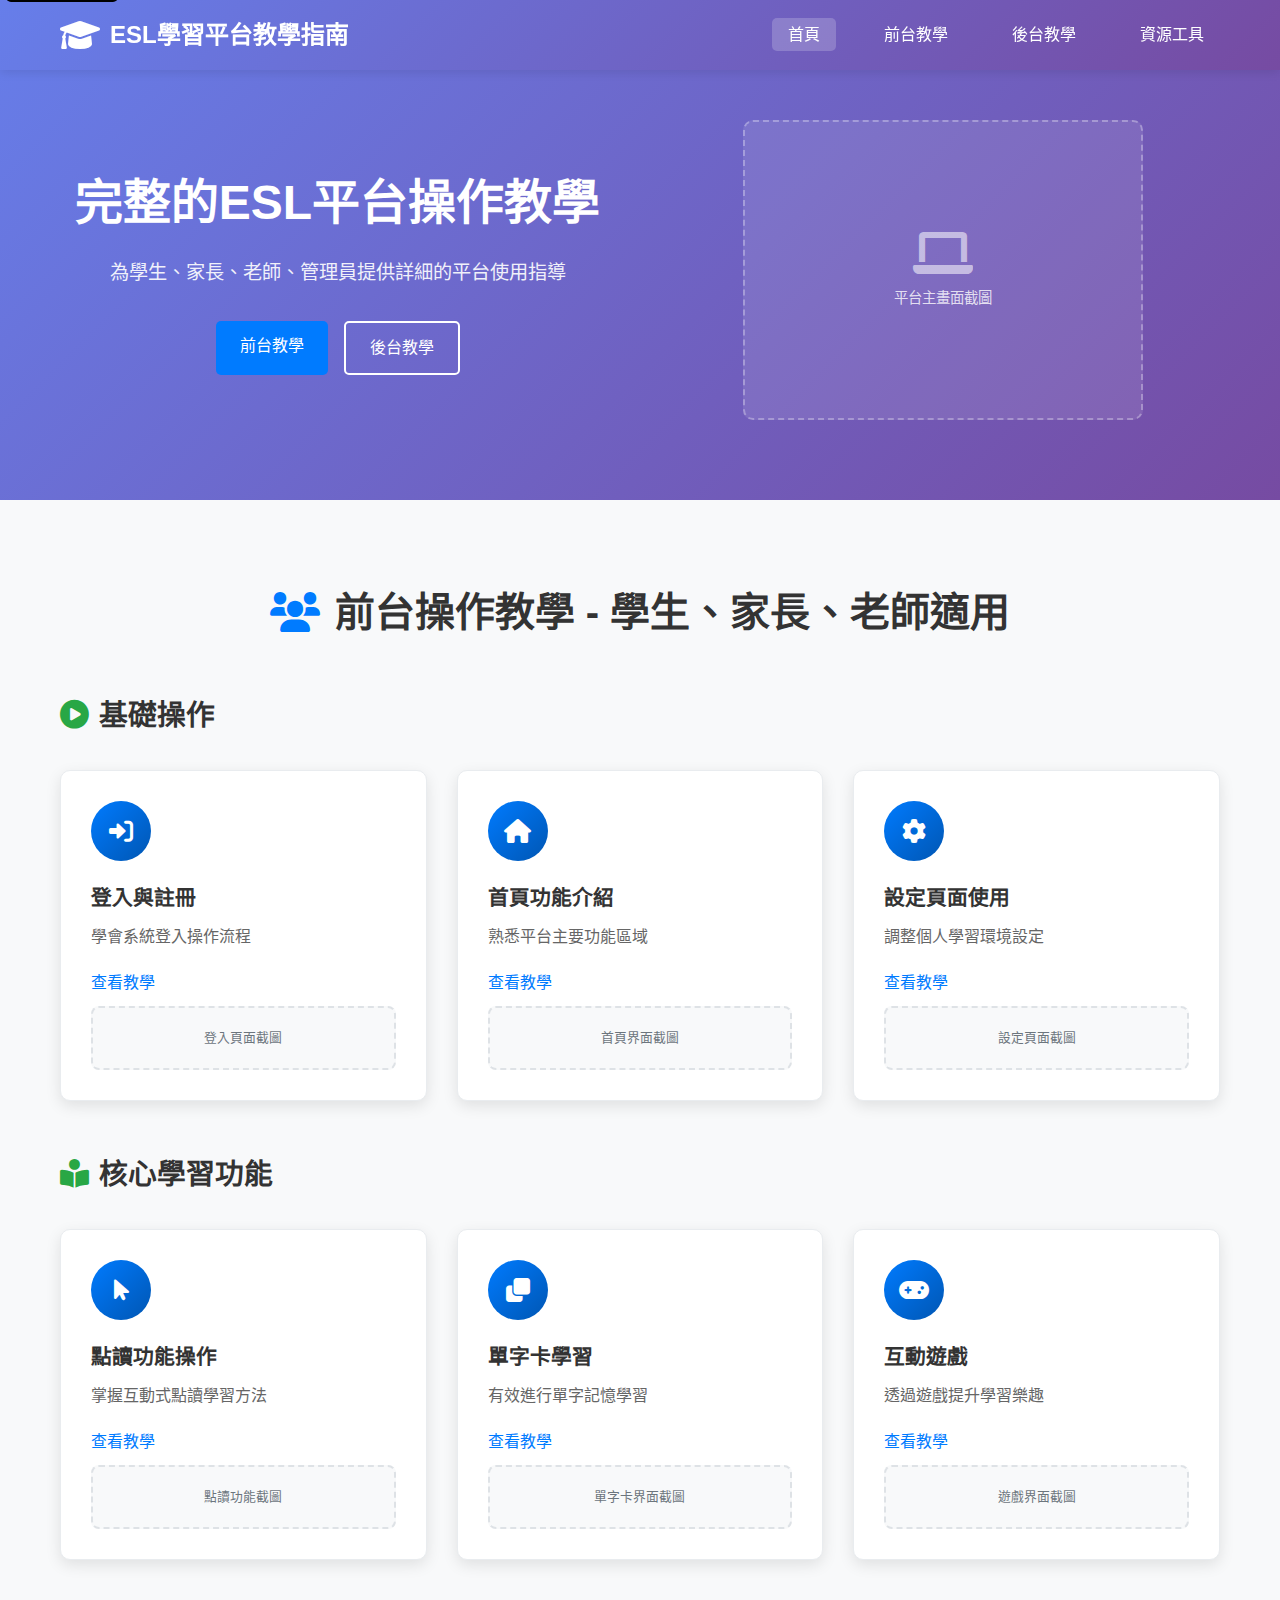
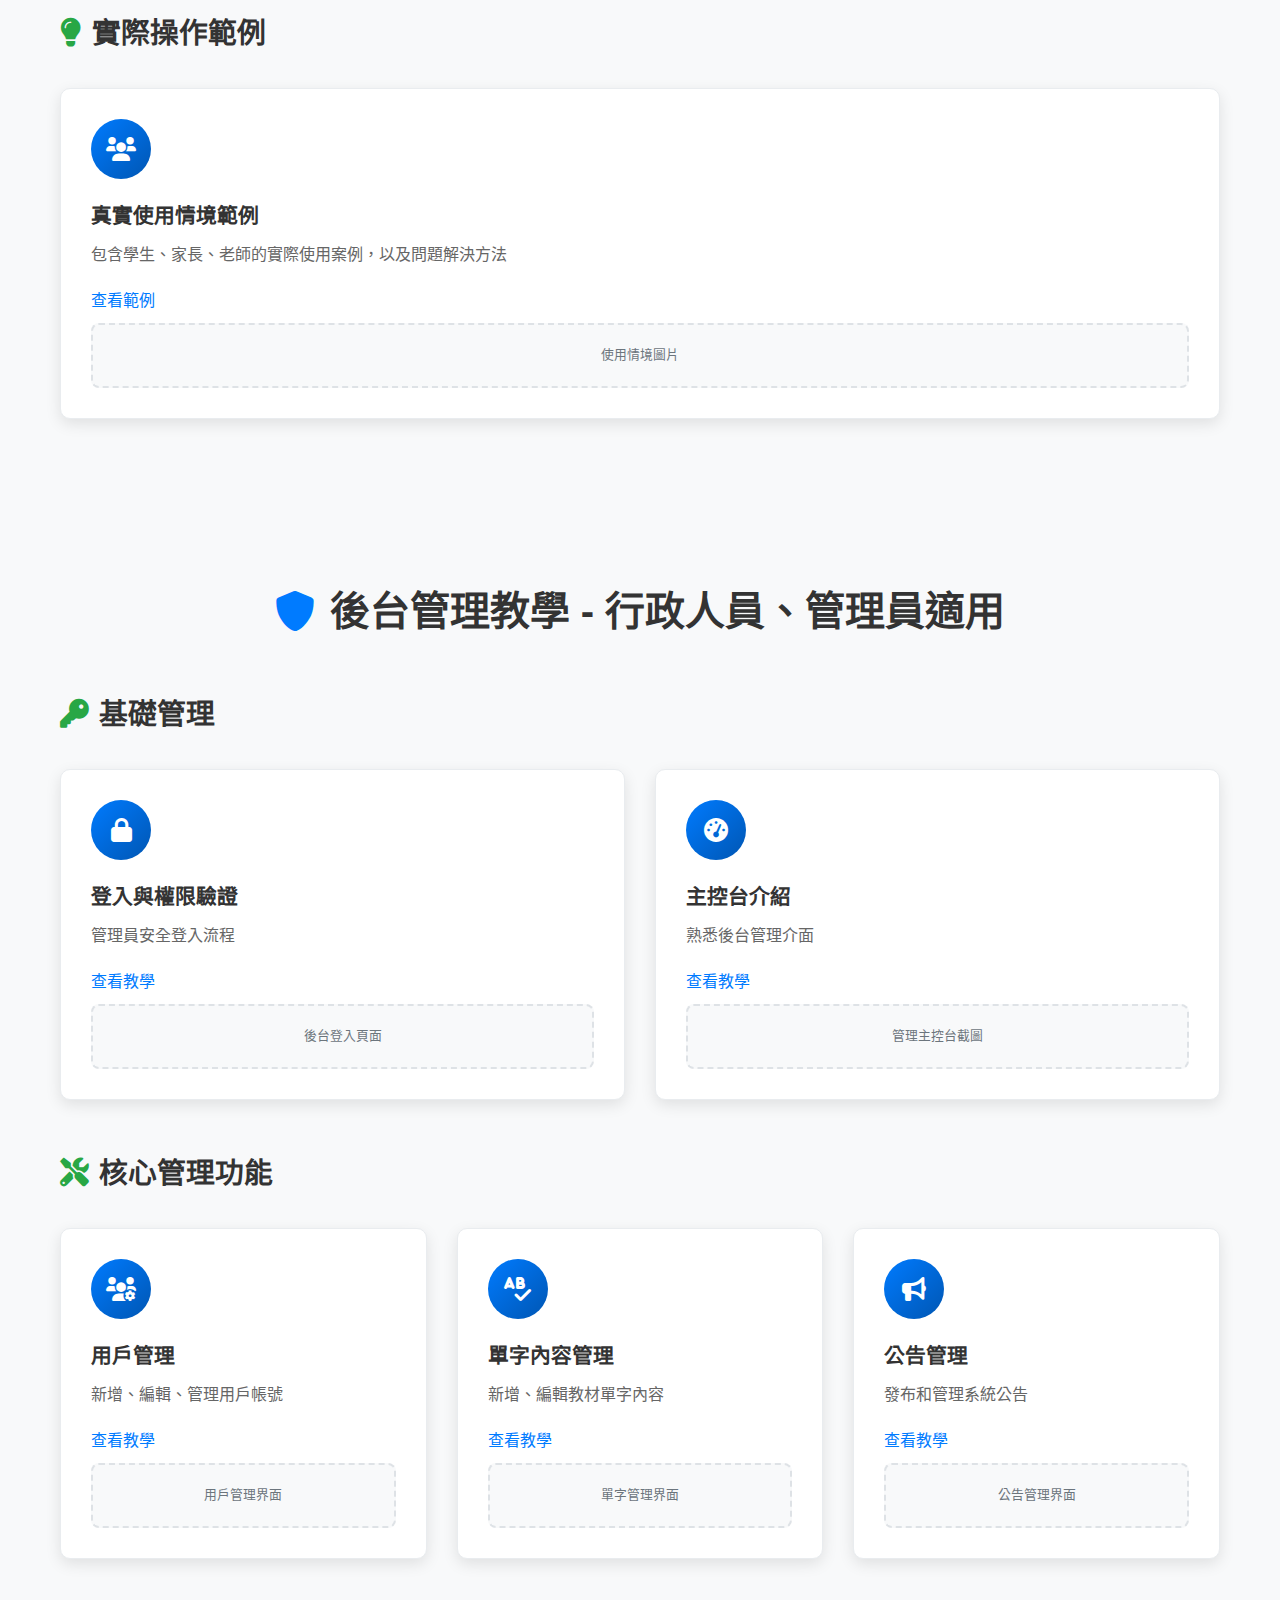
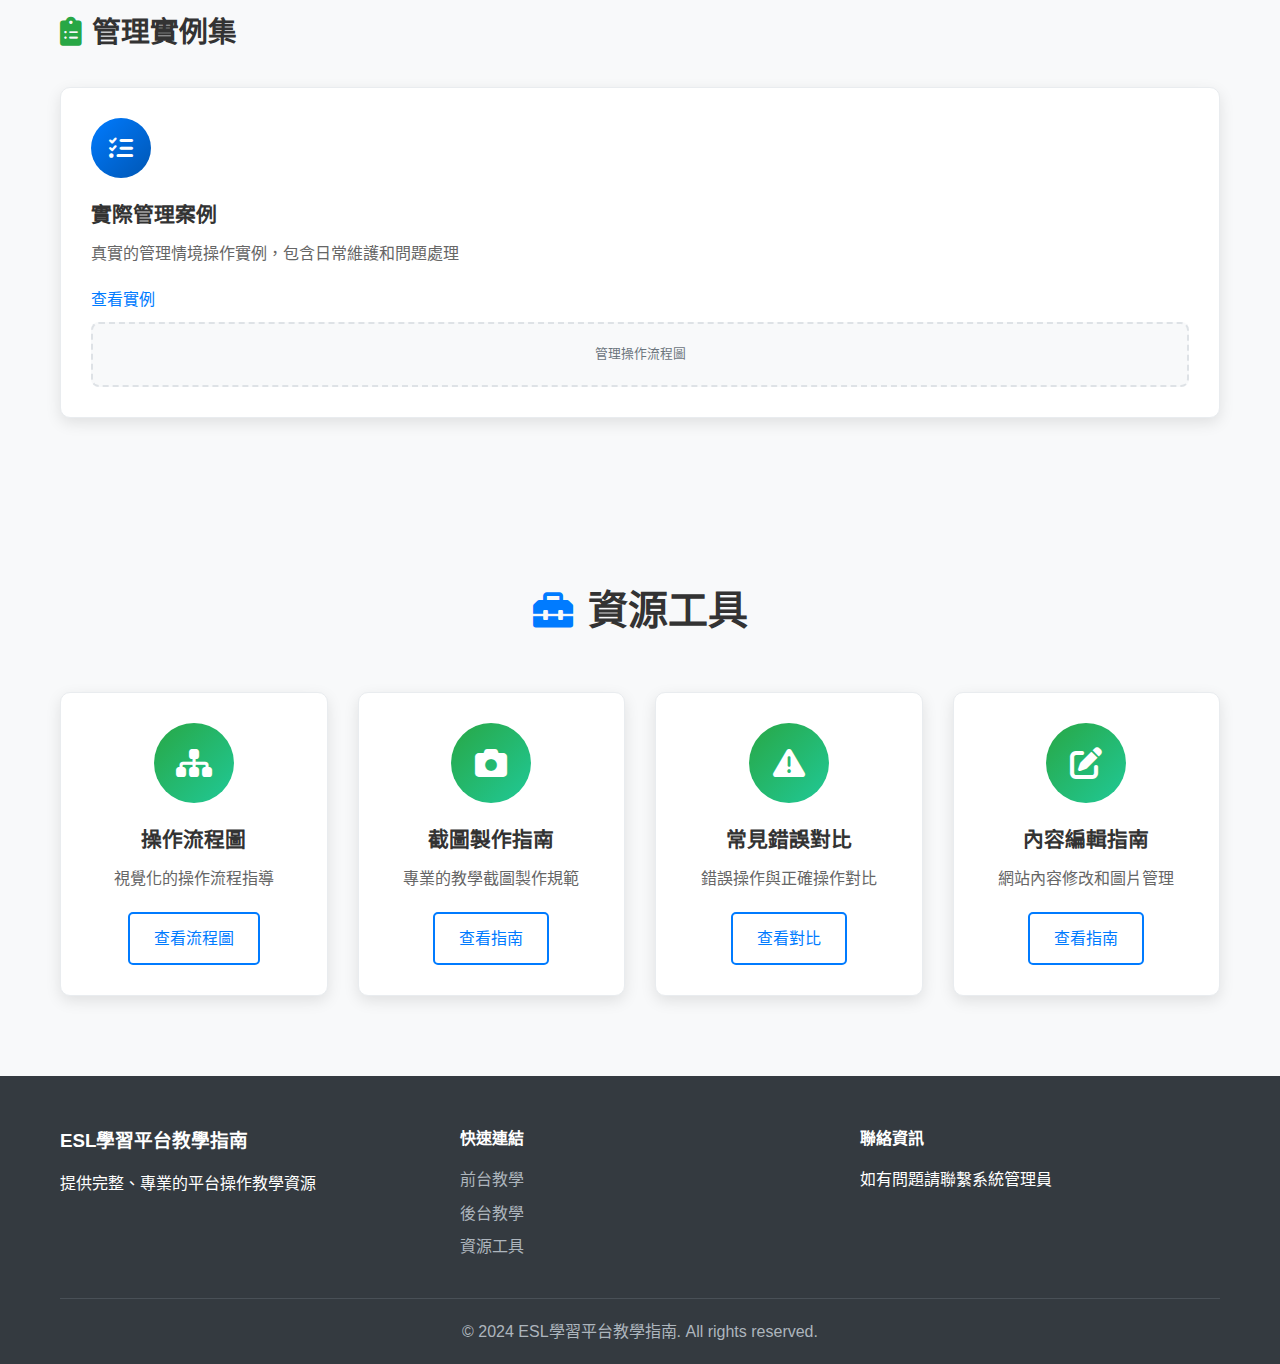
<file: index.html>
<!DOCTYPE html>
<html lang="zh-TW">
<head>
    <meta charset="UTF-8">
    <meta name="viewport" content="width=device-width, initial-scale=1.0">
    <title>ESL學習平台教學指南</title>
    <link rel="stylesheet" href="assets/css/style.css">
    <link rel="stylesheet" href="https://cdnjs.cloudflare.com/ajax/libs/font-awesome/6.0.0/css/all.min.css">
</head>
<body>
    <!-- Header -->
    <header class="header">
        <div class="container">
            <div class="logo">
                <i class="fas fa-graduation-cap"></i>
                <h1>ESL學習平台教學指南</h1>
            </div>
            <nav class="nav">
                <ul class="nav-menu">
                    <li><a href="#home" class="nav-link active">首頁</a></li>
                    <li><a href="#frontend" class="nav-link">前台教學</a></li>
                    <li><a href="#backend" class="nav-link">後台教學</a></li>
                    <li><a href="#resources" class="nav-link">資源工具</a></li>
                </ul>
                <div class="hamburger">
                    <span></span>
                    <span></span>
                    <span></span>
                </div>
            </nav>
        </div>
    </header>

    <!-- Hero Section -->
    <section id="home" class="hero">
        <div class="container">
            <div class="hero-content">
                <h2>完整的ESL平台操作教學</h2>
                <p>為學生、家長、老師、管理員提供詳細的平台使用指導</p>
                <div class="hero-buttons">
                    <a href="#frontend" class="btn btn-primary">前台教學</a>
                    <a href="#backend" class="btn btn-secondary">後台教學</a>
                </div>
            </div>
            <div class="hero-image">
                <!-- 圖片佔位符 - 可替換為平台截圖 -->
                <div class="image-placeholder">
                    <i class="fas fa-laptop"></i>
                    <p>平台主畫面截圖</p>
                </div>
            </div>
        </div>
    </section>

    <!-- Frontend Section -->
    <section id="frontend" class="content-section">
        <div class="container">
            <h2 class="section-title">
                <i class="fas fa-users"></i>
                前台操作教學 - 學生、家長、老師適用
            </h2>
            
            <div class="feature-grid">
                <!-- 基礎操作 -->
                <div class="feature-category">
                    <h3><i class="fas fa-play-circle"></i> 基礎操作</h3>
                    <div class="feature-cards">
                        <div class="feature-card">
                            <div class="card-icon">
                                <i class="fas fa-sign-in-alt"></i>
                            </div>
                            <h4>登入與註冊</h4>
                            <p>學會系統登入操作流程</p>
                            <a href="frontend/login-guide.html" class="card-link">查看教學</a>
                            <!-- 圖片佔位符 -->
                            <div class="card-image-placeholder">
                                <span>登入頁面截圖</span>
                            </div>
                        </div>
                        
                        <div class="feature-card">
                            <div class="card-icon">
                                <i class="fas fa-home"></i>
                            </div>
                            <h4>首頁功能介紹</h4>
                            <p>熟悉平台主要功能區域</p>
                            <a href="frontend/homepage-guide.html" class="card-link">查看教學</a>
                            <!-- 圖片佔位符 -->
                            <div class="card-image-placeholder">
                                <span>首頁界面截圖</span>
                            </div>
                        </div>
                        
                        <div class="feature-card">
                            <div class="card-icon">
                                <i class="fas fa-cog"></i>
                            </div>
                            <h4>設定頁面使用</h4>
                            <p>調整個人學習環境設定</p>
                            <a href="frontend/settings-guide.html" class="card-link">查看教學</a>
                            <!-- 圖片佔位符 -->
                            <div class="card-image-placeholder">
                                <span>設定頁面截圖</span>
                            </div>
                        </div>
                    </div>
                </div>

                <!-- 核心學習功能 -->
                <div class="feature-category">
                    <h3><i class="fas fa-book-reader"></i> 核心學習功能</h3>
                    <div class="feature-cards">
                        <div class="feature-card">
                            <div class="card-icon">
                                <i class="fas fa-mouse-pointer"></i>
                            </div>
                            <h4>點讀功能操作</h4>
                            <p>掌握互動式點讀學習方法</p>
                            <a href="frontend/reading-guide.html" class="card-link">查看教學</a>
                            <!-- 圖片佔位符 -->
                            <div class="card-image-placeholder">
                                <span>點讀功能截圖</span>
                            </div>
                        </div>
                        
                        <div class="feature-card">
                            <div class="card-icon">
                                <i class="fas fa-clone"></i>
                            </div>
                            <h4>單字卡學習</h4>
                            <p>有效進行單字記憶學習</p>
                            <a href="frontend/vocabulary-guide.html" class="card-link">查看教學</a>
                            <!-- 圖片佔位符 -->
                            <div class="card-image-placeholder">
                                <span>單字卡界面截圖</span>
                            </div>
                        </div>
                        
                        <div class="feature-card">
                            <div class="card-icon">
                                <i class="fas fa-gamepad"></i>
                            </div>
                            <h4>互動遊戲</h4>
                            <p>透過遊戲提升學習樂趣</p>
                            <a href="frontend/games-guide.html" class="card-link">查看教學</a>
                            <!-- 圖片佔位符 -->
                            <div class="card-image-placeholder">
                                <span>遊戲界面截圖</span>
                            </div>
                        </div>
                    </div>
                </div>

                <!-- 實際操作範例 -->
                <div class="feature-category">
                    <h3><i class="fas fa-lightbulb"></i> 實際操作範例</h3>
                    <div class="feature-cards">
                        <div class="feature-card wide-card">
                            <div class="card-icon">
                                <i class="fas fa-users"></i>
                            </div>
                            <h4>真實使用情境範例</h4>
                            <p>包含學生、家長、老師的實際使用案例，以及問題解決方法</p>
                            <a href="frontend/examples.html" class="card-link">查看範例</a>
                            <!-- 圖片佔位符 -->
                            <div class="card-image-placeholder">
                                <span>使用情境圖片</span>
                            </div>
                        </div>
                    </div>
                </div>
            </div>
        </div>
    </section>

    <!-- Backend Section -->
    <section id="backend" class="content-section bg-light">
        <div class="container">
            <h2 class="section-title">
                <i class="fas fa-shield-alt"></i>
                後台管理教學 - 行政人員、管理員適用
            </h2>
            
            <div class="feature-grid">
                <!-- 基礎管理 -->
                <div class="feature-category">
                    <h3><i class="fas fa-key"></i> 基礎管理</h3>
                    <div class="feature-cards">
                        <div class="feature-card">
                            <div class="card-icon">
                                <i class="fas fa-lock"></i>
                            </div>
                            <h4>登入與權限驗證</h4>
                            <p>管理員安全登入流程</p>
                            <a href="backend/admin-login.html" class="card-link">查看教學</a>
                            <!-- 圖片佔位符 -->
                            <div class="card-image-placeholder">
                                <span>後台登入頁面</span>
                            </div>
                        </div>
                        
                        <div class="feature-card">
                            <div class="card-icon">
                                <i class="fas fa-tachometer-alt"></i>
                            </div>
                            <h4>主控台介紹</h4>
                            <p>熟悉後台管理介面</p>
                            <a href="backend/dashboard.html" class="card-link">查看教學</a>
                            <!-- 圖片佔位符 -->
                            <div class="card-image-placeholder">
                                <span>管理主控台截圖</span>
                            </div>
                        </div>
                    </div>
                </div>

                <!-- 核心管理功能 -->
                <div class="feature-category">
                    <h3><i class="fas fa-tools"></i> 核心管理功能</h3>
                    <div class="feature-cards">
                        <div class="feature-card">
                            <div class="card-icon">
                                <i class="fas fa-users-cog"></i>
                            </div>
                            <h4>用戶管理</h4>
                            <p>新增、編輯、管理用戶帳號</p>
                            <a href="backend/user-management.html" class="card-link">查看教學</a>
                            <!-- 圖片佔位符 -->
                            <div class="card-image-placeholder">
                                <span>用戶管理界面</span>
                            </div>
                        </div>
                        
                        <div class="feature-card">
                            <div class="card-icon">
                                <i class="fas fa-spell-check"></i>
                            </div>
                            <h4>單字內容管理</h4>
                            <p>新增、編輯教材單字內容</p>
                            <a href="backend/vocabulary-management.html" class="card-link">查看教學</a>
                            <!-- 圖片佔位符 -->
                            <div class="card-image-placeholder">
                                <span>單字管理界面</span>
                            </div>
                        </div>
                        
                        <div class="feature-card">
                            <div class="card-icon">
                                <i class="fas fa-bullhorn"></i>
                            </div>
                            <h4>公告管理</h4>
                            <p>發布和管理系統公告</p>
                            <a href="backend/announcement-management.html" class="card-link">查看教學</a>
                            <!-- 圖片佔位符 -->
                            <div class="card-image-placeholder">
                                <span>公告管理界面</span>
                            </div>
                        </div>
                    </div>
                </div>

                <!-- 管理實例集 -->
                <div class="feature-category">
                    <h3><i class="fas fa-clipboard-list"></i> 管理實例集</h3>
                    <div class="feature-cards">
                        <div class="feature-card wide-card">
                            <div class="card-icon">
                                <i class="fas fa-tasks"></i>
                            </div>
                            <h4>實際管理案例</h4>
                            <p>真實的管理情境操作實例，包含日常維護和問題處理</p>
                            <a href="backend/management-examples.html" class="card-link">查看實例</a>
                            <!-- 圖片佔位符 -->
                            <div class="card-image-placeholder">
                                <span>管理操作流程圖</span>
                            </div>
                        </div>
                    </div>
                </div>
            </div>
        </div>
    </section>

    <!-- Resources Section -->
    <section id="resources" class="content-section">
        <div class="container">
            <h2 class="section-title">
                <i class="fas fa-toolbox"></i>
                資源工具
            </h2>
            
            <div class="resource-grid">
                <div class="resource-card">
                    <div class="resource-icon">
                        <i class="fas fa-sitemap"></i>
                    </div>
                    <h3>操作流程圖</h3>
                    <p>視覺化的操作流程指導</p>
                    <a href="resources/flowcharts.html" class="btn btn-outline">查看流程圖</a>
                </div>
                
                <div class="resource-card">
                    <div class="resource-icon">
                        <i class="fas fa-camera"></i>
                    </div>
                    <h3>截圖製作指南</h3>
                    <p>專業的教學截圖製作規範</p>
                    <a href="resources/screenshot-guide.html" class="btn btn-outline">查看指南</a>
                </div>
                
                <div class="resource-card">
                    <div class="resource-icon">
                        <i class="fas fa-exclamation-triangle"></i>
                    </div>
                    <h3>常見錯誤對比</h3>
                    <p>錯誤操作與正確操作對比</p>
                    <a href="resources/error-comparison.html" class="btn btn-outline">查看對比</a>
                </div>
                
                <div class="resource-card">
                    <div class="resource-icon">
                        <i class="fas fa-edit"></i>
                    </div>
                    <h3>內容編輯指南</h3>
                    <p>網站內容修改和圖片管理</p>
                    <a href="resources/editing-guide.html" class="btn btn-outline">查看指南</a>
                </div>
            </div>
        </div>
    </section>

    <!-- Footer -->
    <footer class="footer">
        <div class="container">
            <div class="footer-content">
                <div class="footer-section">
                    <h3>ESL學習平台教學指南</h3>
                    <p>提供完整、專業的平台操作教學資源</p>
                </div>
                <div class="footer-section">
                    <h4>快速連結</h4>
                    <ul>
                        <li><a href="#frontend">前台教學</a></li>
                        <li><a href="#backend">後台教學</a></li>
                        <li><a href="#resources">資源工具</a></li>
                    </ul>
                </div>
                <div class="footer-section">
                    <h4>聯絡資訊</h4>
                    <p>如有問題請聯繫系統管理員</p>
                </div>
            </div>
            <div class="footer-bottom">
                <p>&copy; 2024 ESL學習平台教學指南. All rights reserved.</p>
            </div>
        </div>
    </footer>

    <script src="assets/js/main.js"></script>
</body>
</html>
</file>
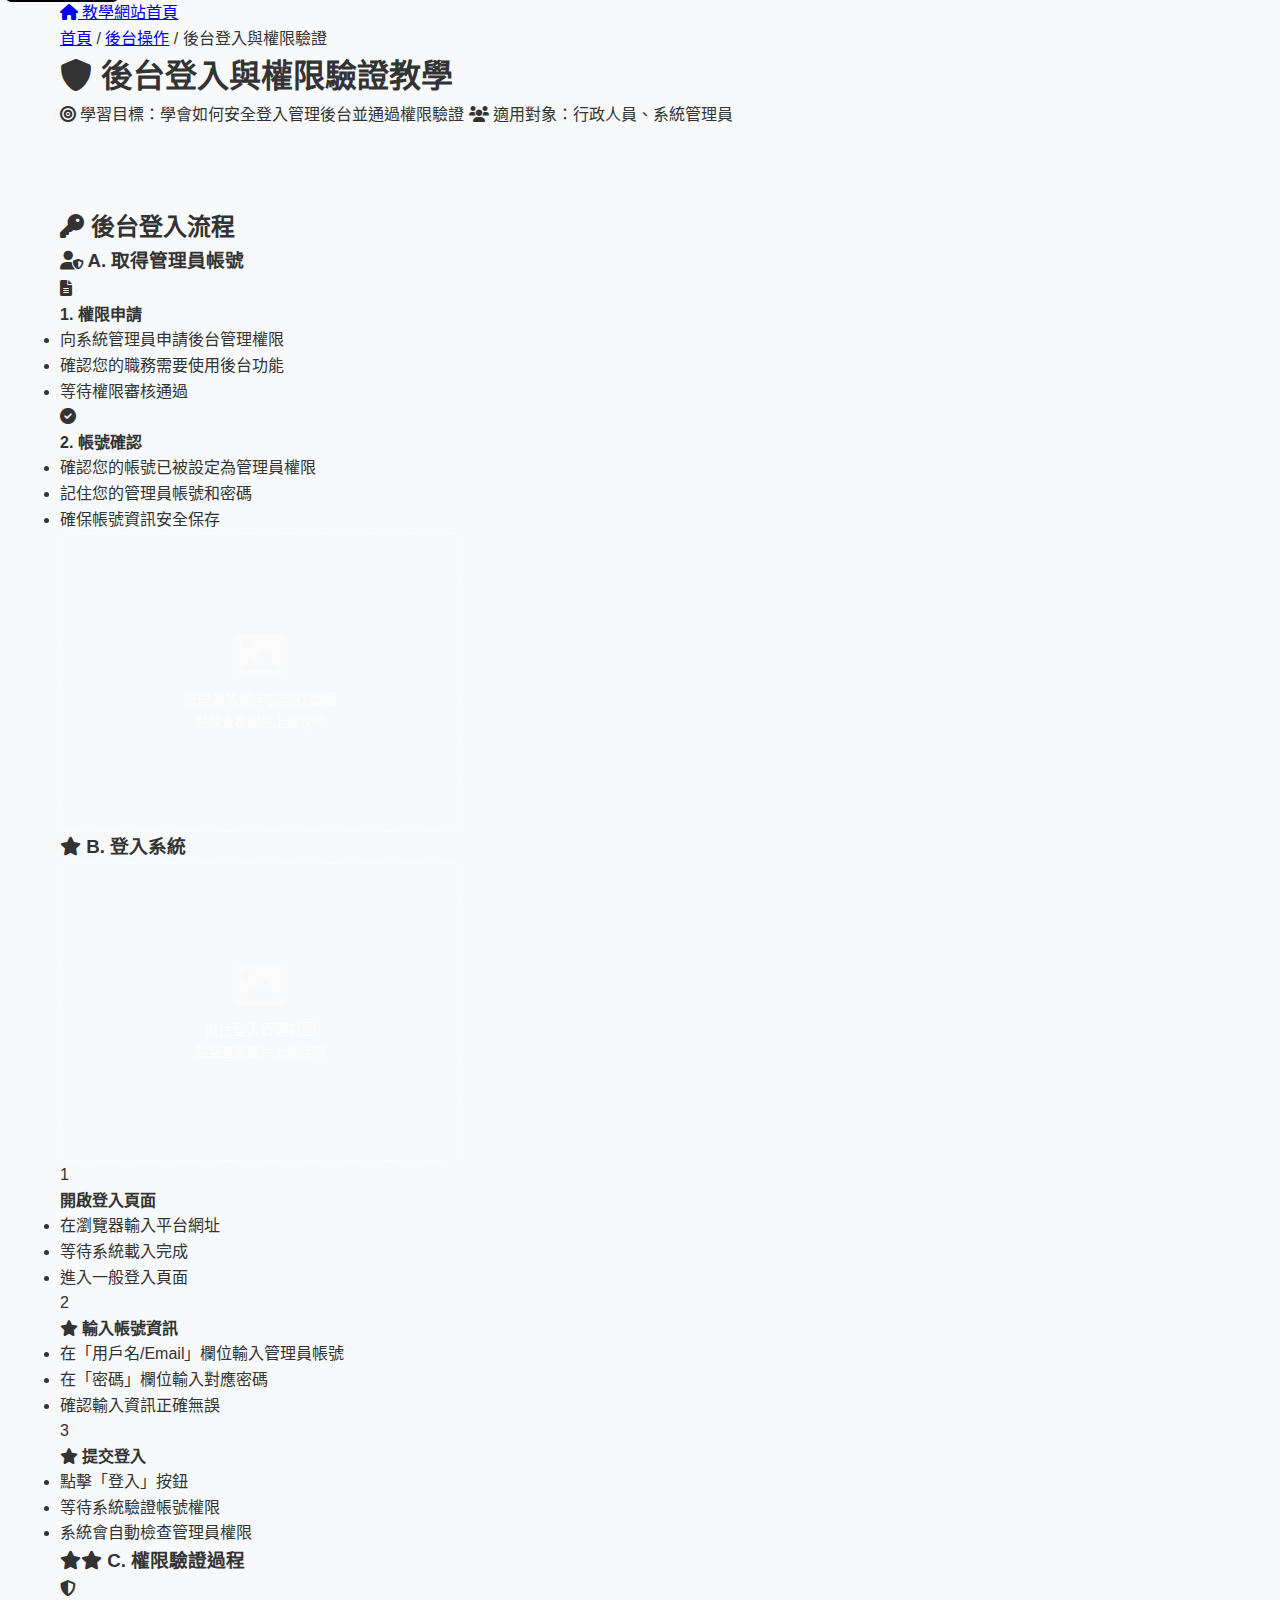
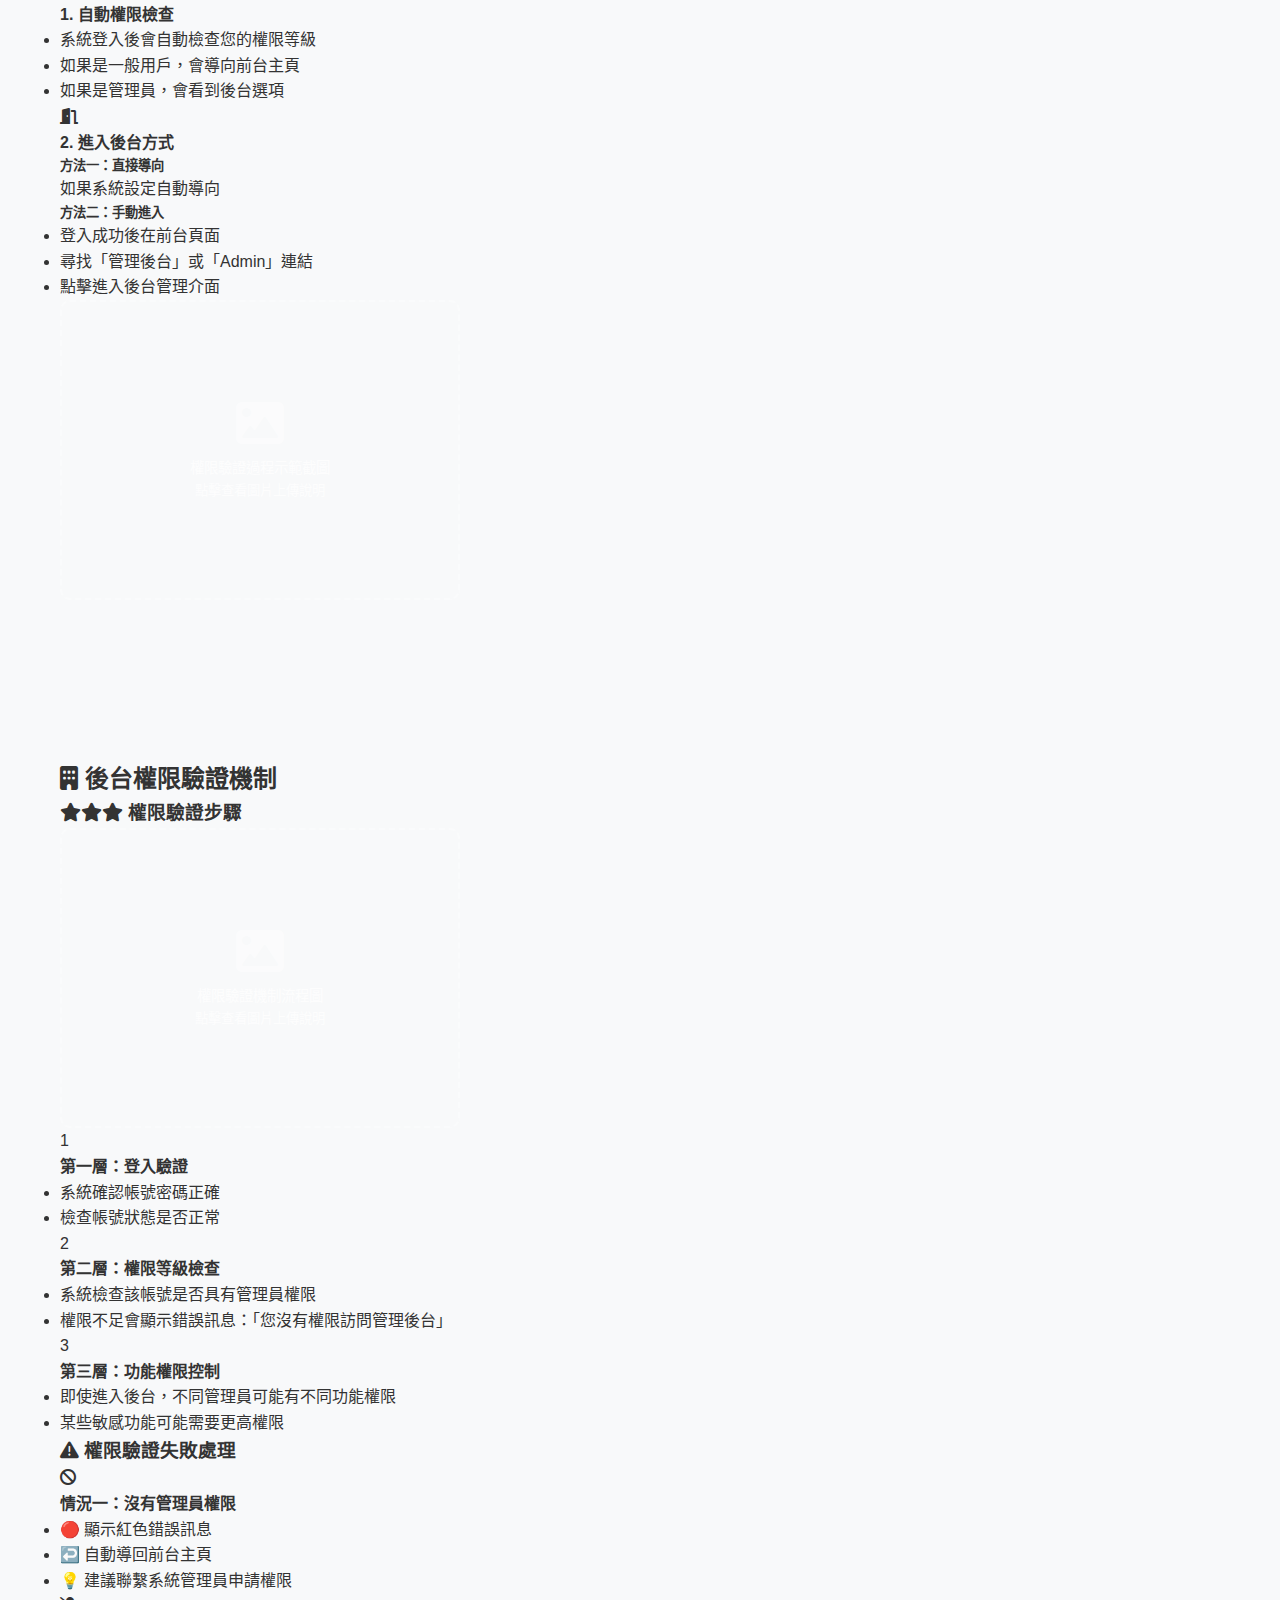
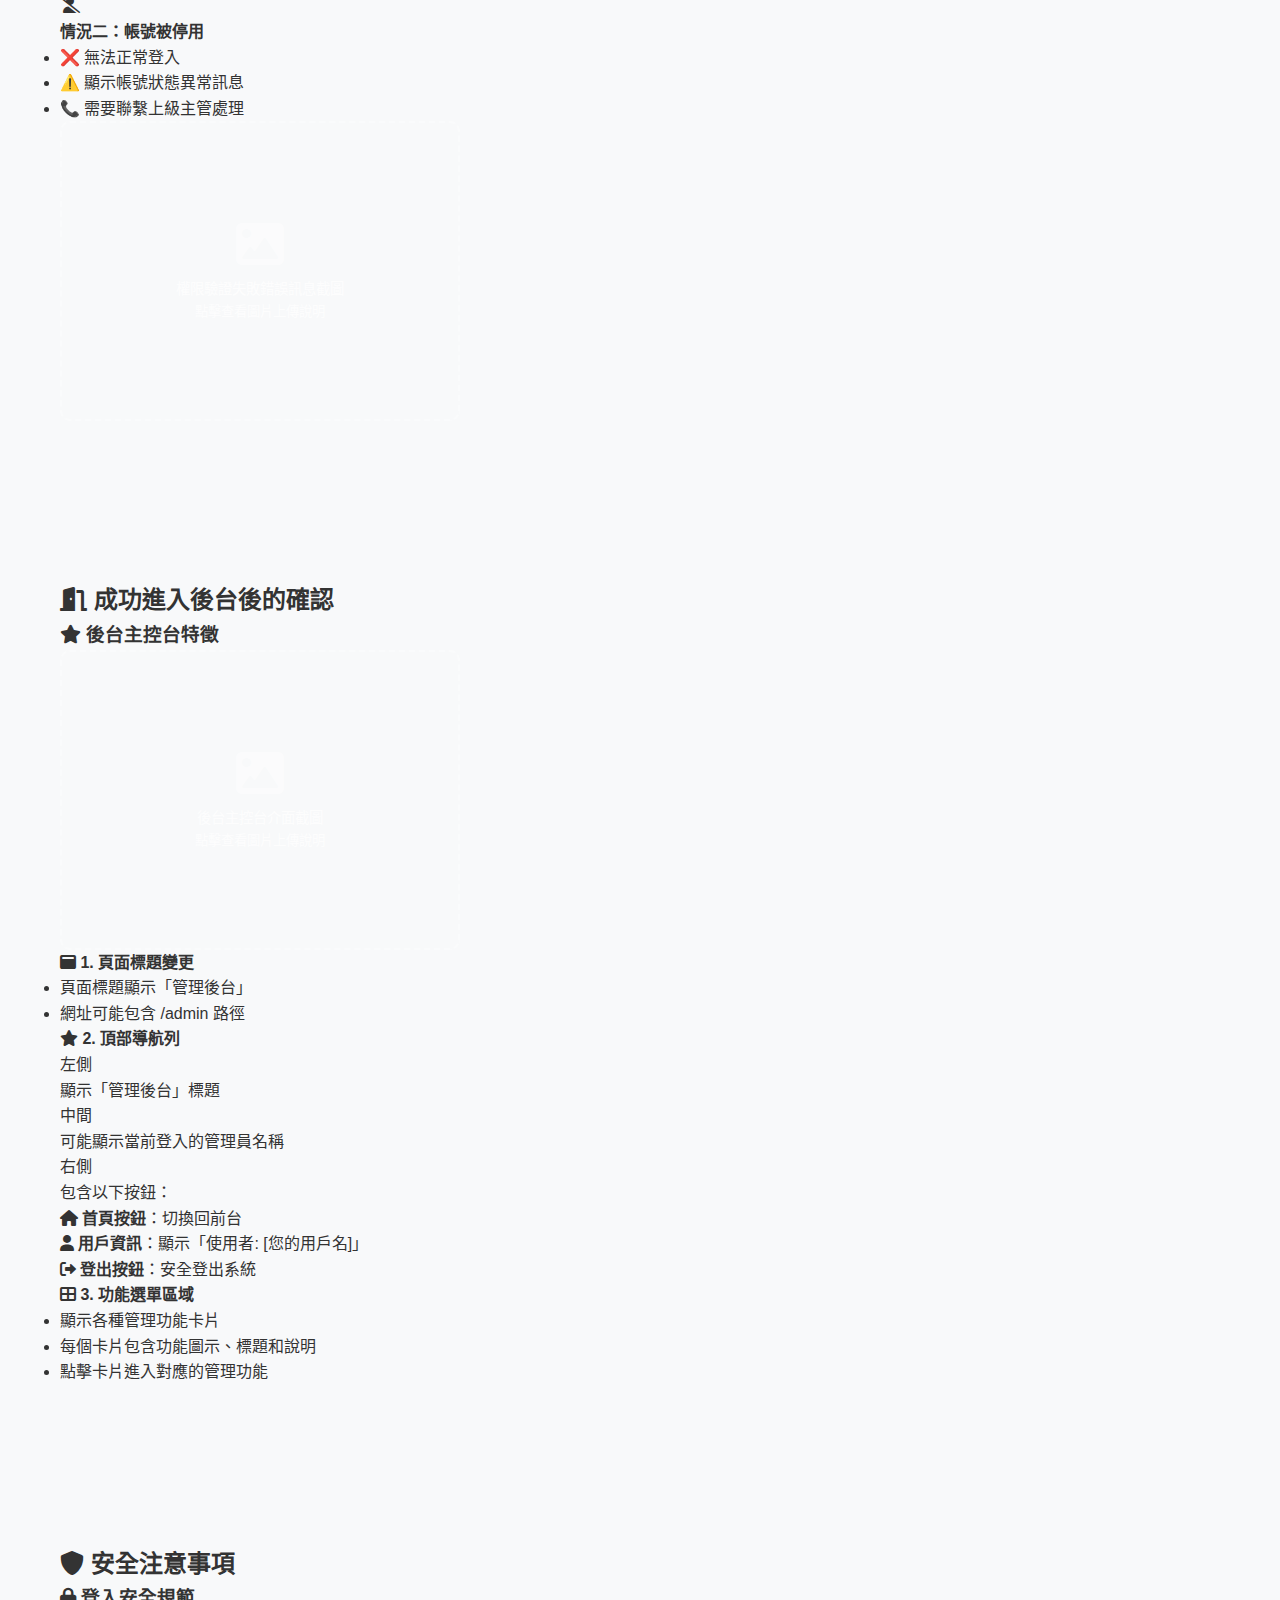
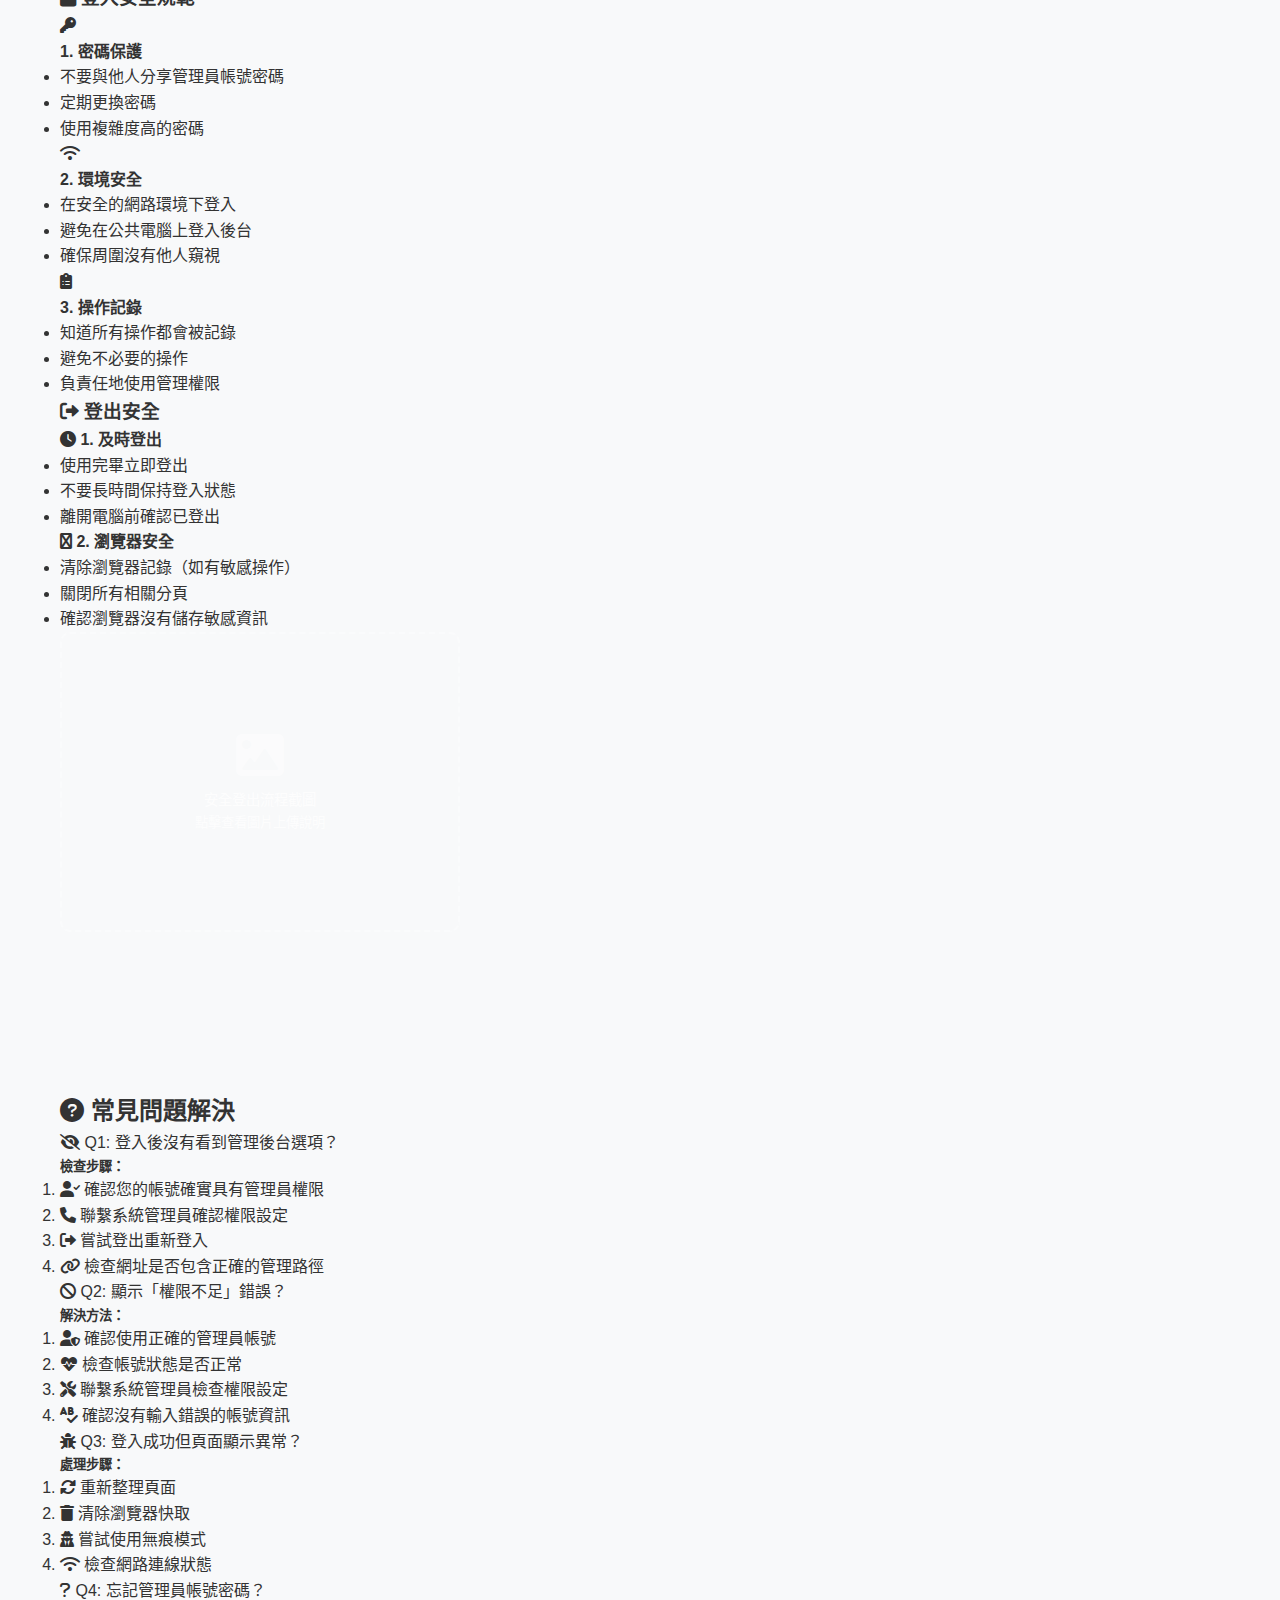
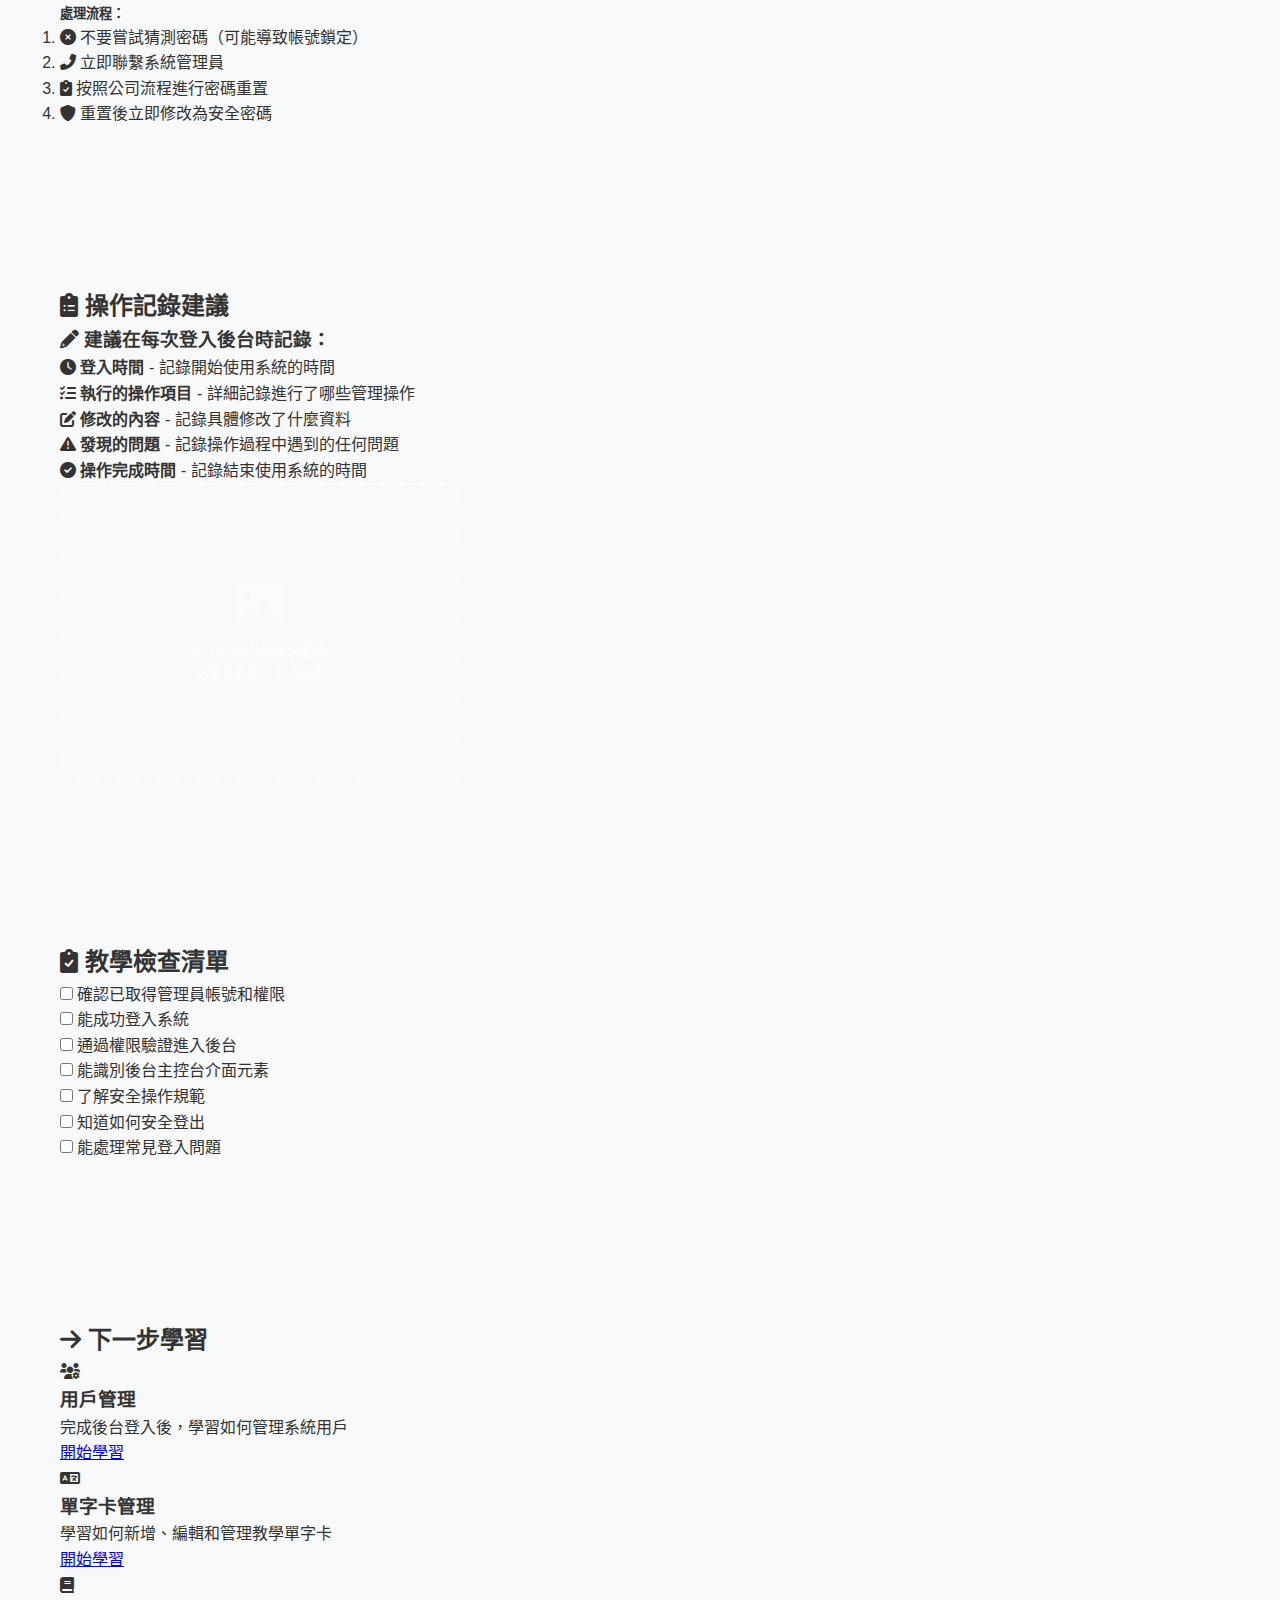
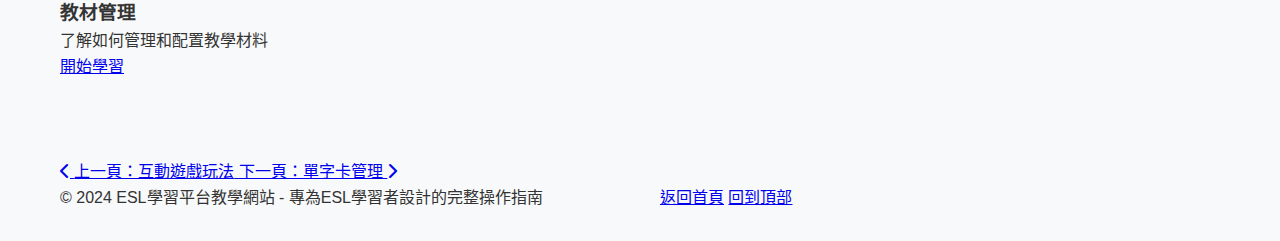
<file: backend/admin-guide.html>
<!DOCTYPE html>
<html lang="zh-TW">
<head>
    <meta charset="UTF-8">
    <meta name="viewport" content="width=device-width, initial-scale=1.0">
    <title>後台登入與權限驗證 - ESL學習平台教學網站</title>
    <link rel="stylesheet" href="../assets/css/style.css">
    <link rel="stylesheet" href="https://cdnjs.cloudflare.com/ajax/libs/font-awesome/6.0.0/css/all.min.css">
</head>
<body>
    <div class="container">
        <!-- 頂部導航 -->
        <nav class="top-nav">
            <a href="../index.html" class="nav-logo">
                <i class="fas fa-home"></i>
                教學網站首頁
            </a>
            <div class="nav-toggle">
                <span></span>
                <span></span>
                <span></span>
            </div>
        </nav>

        <!-- 主要內容 -->
        <main class="main-content">
            <!-- 頁面標題 -->
            <header class="page-header">
                <div class="breadcrumb">
                    <a href="../index.html">首頁</a>
                    <span>/</span>
                    <a href="../index.html#backend">後台操作</a>
                    <span>/</span>
                    <span>後台登入與權限驗證</span>
                </div>
                <h1><i class="fas fa-shield-alt"></i> 後台登入與權限驗證教學</h1>
                <div class="page-meta">
                    <span class="tag"><i class="fas fa-bullseye"></i> 學習目標：學會如何安全登入管理後台並通過權限驗證</span>
                    <span class="tag"><i class="fas fa-users"></i> 適用對象：行政人員、系統管理員</span>
                </div>
            </header>

            <!-- 後台登入流程 -->
            <section class="content-section">
                <h2><i class="fas fa-key"></i> 後台登入流程</h2>

                <!-- 取得管理員帳號 -->
                <div class="topic-card">
                    <h3><i class="fas fa-user-shield"></i> A. 取得管理員帳號</h3>
                    
                    <div class="process-steps">
                        <div class="process-step">
                            <div class="step-icon"><i class="fas fa-file-alt"></i></div>
                            <div class="step-content">
                                <h4>1. 權限申請</h4>
                                <ul>
                                    <li>向系統管理員申請後台管理權限</li>
                                    <li>確認您的職務需要使用後台功能</li>
                                    <li>等待權限審核通過</li>
                                </ul>
                            </div>
                        </div>

                        <div class="process-step">
                            <div class="step-icon"><i class="fas fa-check-circle"></i></div>
                            <div class="step-content">
                                <h4>2. 帳號確認</h4>
                                <ul>
                                    <li>確認您的帳號已被設定為管理員權限</li>
                                    <li>記住您的管理員帳號和密碼</li>
                                    <li>確保帳號資訊安全保存</li>
                                </ul>
                            </div>
                        </div>
                    </div>

                    <div class="image-placeholder" onclick="showImageUploadInstructions(this)">
                        <i class="fas fa-image"></i>
                        <p>管理員帳號申請流程截圖</p>
                        <small>點擊查看圖片上傳說明</small>
                    </div>
                </div>

                <!-- 登入系統 -->
                <div class="topic-card">
                    <h3><i class="fas fa-star"></i> B. 登入系統</h3>
                    
                    <div class="image-placeholder" onclick="showImageUploadInstructions(this)">
                        <i class="fas fa-image"></i>
                        <p>後台登入頁面截圖</p>
                        <small>點擊查看圖片上傳說明</small>
                    </div>

                    <div class="login-workflow">
                        <div class="workflow-step">
                            <div class="step-number">1</div>
                            <div class="step-content">
                                <h4>開啟登入頁面</h4>
                                <ul>
                                    <li>在瀏覽器輸入平台網址</li>
                                    <li>等待系統載入完成</li>
                                    <li>進入一般登入頁面</li>
                                </ul>
                            </div>
                        </div>

                        <div class="workflow-step highlighted">
                            <div class="step-number">2</div>
                            <div class="step-content">
                                <h4><i class="fas fa-star"></i> 輸入帳號資訊</h4>
                                <ul>
                                    <li>在「用戶名/Email」欄位輸入管理員帳號</li>
                                    <li>在「密碼」欄位輸入對應密碼</li>
                                    <li>確認輸入資訊正確無誤</li>
                                </ul>
                            </div>
                        </div>

                        <div class="workflow-step highlighted">
                            <div class="step-number">3</div>
                            <div class="step-content">
                                <h4><i class="fas fa-star"></i> 提交登入</h4>
                                <ul>
                                    <li>點擊「登入」按鈕</li>
                                    <li>等待系統驗證帳號權限</li>
                                    <li>系統會自動檢查管理員權限</li>
                                </ul>
                            </div>
                        </div>
                    </div>
                </div>

                <!-- 權限驗證過程 -->
                <div class="topic-card">
                    <h3><i class="fas fa-star"></i><i class="fas fa-star"></i> C. 權限驗證過程</h3>
                    
                    <div class="verification-process">
                        <div class="verification-step">
                            <div class="step-icon"><i class="fas fa-shield"></i></div>
                            <div class="step-content">
                                <h4>1. 自動權限檢查</h4>
                                <ul>
                                    <li>系統登入後會自動檢查您的權限等級</li>
                                    <li>如果是一般用戶，會導向前台主頁</li>
                                    <li>如果是管理員，會看到後台選項</li>
                                </ul>
                            </div>
                        </div>

                        <div class="verification-step">
                            <div class="step-icon"><i class="fas fa-door-open"></i></div>
                            <div class="step-content">
                                <h4>2. 進入後台方式</h4>
                                <div class="entry-methods">
                                    <div class="method-card">
                                        <h5>方法一：直接導向</h5>
                                        <p>如果系統設定自動導向</p>
                                    </div>
                                    <div class="method-card">
                                        <h5>方法二：手動進入</h5>
                                        <ul>
                                            <li>登入成功後在前台頁面</li>
                                            <li>尋找「管理後台」或「Admin」連結</li>
                                            <li>點擊進入後台管理介面</li>
                                        </ul>
                                    </div>
                                </div>
                            </div>
                        </div>
                    </div>

                    <div class="image-placeholder" onclick="showImageUploadInstructions(this)">
                        <i class="fas fa-image"></i>
                        <p>權限驗證過程示範截圖</p>
                        <small>點擊查看圖片上傳說明</small>
                    </div>
                </div>
            </section>

            <!-- 後台權限驗證機制 -->
            <section class="content-section">
                <h2><i class="fas fa-building"></i> 後台權限驗證機制</h2>

                <!-- 權限驗證步驟 -->
                <div class="topic-card">
                    <h3><i class="fas fa-star"></i><i class="fas fa-star"></i><i class="fas fa-star"></i> 權限驗證步驟</h3>
                    
                    <div class="image-placeholder" onclick="showImageUploadInstructions(this)">
                        <i class="fas fa-image"></i>
                        <p>權限驗證機制流程圖</p>
                        <small>點擊查看圖片上傳說明</small>
                    </div>

                    <div class="verification-layers">
                        <div class="layer-card">
                            <div class="layer-icon">1</div>
                            <div class="layer-content">
                                <h4>第一層：登入驗證</h4>
                                <ul>
                                    <li>系統確認帳號密碼正確</li>
                                    <li>檢查帳號狀態是否正常</li>
                                </ul>
                            </div>
                        </div>

                        <div class="layer-card">
                            <div class="layer-icon">2</div>
                            <div class="layer-content">
                                <h4>第二層：權限等級檢查</h4>
                                <ul>
                                    <li>系統檢查該帳號是否具有管理員權限</li>
                                    <li>權限不足會顯示錯誤訊息：「您沒有權限訪問管理後台」</li>
                                </ul>
                            </div>
                        </div>

                        <div class="layer-card">
                            <div class="layer-icon">3</div>
                            <div class="layer-content">
                                <h4>第三層：功能權限控制</h4>
                                <ul>
                                    <li>即使進入後台，不同管理員可能有不同功能權限</li>
                                    <li>某些敏感功能可能需要更高權限</li>
                                </ul>
                            </div>
                        </div>
                    </div>
                </div>

                <!-- 權限驗證失敗處理 -->
                <div class="topic-card">
                    <h3><i class="fas fa-exclamation-triangle"></i> 權限驗證失敗處理</h3>
                    
                    <div class="failure-scenarios">
                        <div class="scenario-card error">
                            <div class="scenario-header">
                                <i class="fas fa-ban"></i>
                                <h4>情況一：沒有管理員權限</h4>
                            </div>
                            <div class="scenario-content">
                                <ul>
                                    <li><span class="error-indicator">🔴</span> 顯示紅色錯誤訊息</li>
                                    <li><span class="redirect-indicator">↩️</span> 自動導回前台主頁</li>
                                    <li><span class="solution-indicator">💡</span> 建議聯繫系統管理員申請權限</li>
                                </ul>
                            </div>
                        </div>

                        <div class="scenario-card warning">
                            <div class="scenario-header">
                                <i class="fas fa-user-slash"></i>
                                <h4>情況二：帳號被停用</h4>
                            </div>
                            <div class="scenario-content">
                                <ul>
                                    <li><span class="error-indicator">❌</span> 無法正常登入</li>
                                    <li><span class="warning-indicator">⚠️</span> 顯示帳號狀態異常訊息</li>
                                    <li><span class="solution-indicator">📞</span> 需要聯繫上級主管處理</li>
                                </ul>
                            </div>
                        </div>
                    </div>

                    <div class="image-placeholder" onclick="showImageUploadInstructions(this)">
                        <i class="fas fa-image"></i>
                        <p>權限驗證失敗錯誤訊息截圖</p>
                        <small>點擊查看圖片上傳說明</small>
                    </div>
                </div>
            </section>

            <!-- 成功進入後台後的確認 -->
            <section class="content-section">
                <h2><i class="fas fa-door-open"></i> 成功進入後台後的確認</h2>

                <div class="topic-card">
                    <h3><i class="fas fa-star"></i> 後台主控台特徵</h3>
                    
                    <div class="image-placeholder" onclick="showImageUploadInstructions(this)">
                        <i class="fas fa-image"></i>
                        <p>後台主控台介面截圖</p>
                        <small>點擊查看圖片上傳說明</small>
                    </div>

                    <div class="console-features">
                        <div class="feature-section">
                            <h4><i class="fas fa-window-maximize"></i> 1. 頁面標題變更</h4>
                            <ul>
                                <li>頁面標題顯示「管理後台」</li>
                                <li>網址可能包含 /admin 路徑</li>
                            </ul>
                        </div>

                        <div class="feature-section highlighted">
                            <h4><i class="fas fa-star"></i> 2. 頂部導航列</h4>
                            <div class="navbar-breakdown">
                                <div class="navbar-section">
                                    <div class="section-label">左側</div>
                                    <div class="section-content">顯示「管理後台」標題</div>
                                </div>
                                <div class="navbar-section">
                                    <div class="section-label">中間</div>
                                    <div class="section-content">可能顯示當前登入的管理員名稱</div>
                                </div>
                                <div class="navbar-section">
                                    <div class="section-label">右側</div>
                                    <div class="section-content">
                                        包含以下按鈕：
                                        <div class="button-list">
                                            <div class="button-item">
                                                <i class="fas fa-home"></i>
                                                <span><strong>首頁按鈕</strong>：切換回前台</span>
                                            </div>
                                            <div class="button-item">
                                                <i class="fas fa-user"></i>
                                                <span><strong>用戶資訊</strong>：顯示「使用者: [您的用戶名]」</span>
                                            </div>
                                            <div class="button-item">
                                                <i class="fas fa-sign-out-alt"></i>
                                                <span><strong>登出按鈕</strong>：安全登出系統</span>
                                            </div>
                                        </div>
                                    </div>
                                </div>
                            </div>
                        </div>

                        <div class="feature-section">
                            <h4><i class="fas fa-th-large"></i> 3. 功能選單區域</h4>
                            <ul>
                                <li>顯示各種管理功能卡片</li>
                                <li>每個卡片包含功能圖示、標題和說明</li>
                                <li>點擊卡片進入對應的管理功能</li>
                            </ul>
                        </div>
                    </div>
                </div>
            </section>

            <!-- 安全注意事項 -->
            <section class="content-section">
                <h2><i class="fas fa-shield-alt"></i> 安全注意事項</h2>

                <!-- 登入安全規範 -->
                <div class="security-card">
                    <h3><i class="fas fa-lock"></i> 登入安全規範</h3>
                    
                    <div class="security-sections">
                        <div class="security-section">
                            <div class="security-icon"><i class="fas fa-key"></i></div>
                            <div class="security-content">
                                <h4>1. 密碼保護</h4>
                                <ul>
                                    <li>不要與他人分享管理員帳號密碼</li>
                                    <li>定期更換密碼</li>
                                    <li>使用複雜度高的密碼</li>
                                </ul>
                            </div>
                        </div>

                        <div class="security-section">
                            <div class="security-icon"><i class="fas fa-wifi"></i></div>
                            <div class="security-content">
                                <h4>2. 環境安全</h4>
                                <ul>
                                    <li>在安全的網路環境下登入</li>
                                    <li>避免在公共電腦上登入後台</li>
                                    <li>確保周圍沒有他人窺視</li>
                                </ul>
                            </div>
                        </div>

                        <div class="security-section">
                            <div class="security-icon"><i class="fas fa-clipboard-list"></i></div>
                            <div class="security-content">
                                <h4>3. 操作記錄</h4>
                                <ul>
                                    <li>知道所有操作都會被記錄</li>
                                    <li>避免不必要的操作</li>
                                    <li>負責任地使用管理權限</li>
                                </ul>
                            </div>
                        </div>
                    </div>
                </div>

                <!-- 登出安全 -->
                <div class="security-card">
                    <h3><i class="fas fa-sign-out-alt"></i> 登出安全</h3>
                    
                    <div class="logout-security">
                        <div class="logout-section">
                            <h4><i class="fas fa-clock"></i> 1. 及時登出</h4>
                            <ul>
                                <li>使用完畢立即登出</li>
                                <li>不要長時間保持登入狀態</li>
                                <li>離開電腦前確認已登出</li>
                            </ul>
                        </div>

                        <div class="logout-section">
                            <h4><i class="fas fa-chrome"></i> 2. 瀏覽器安全</h4>
                            <ul>
                                <li>清除瀏覽器記錄（如有敏感操作）</li>
                                <li>關閉所有相關分頁</li>
                                <li>確認瀏覽器沒有儲存敏感資訊</li>
                            </ul>
                        </div>
                    </div>

                    <div class="image-placeholder" onclick="showImageUploadInstructions(this)">
                        <i class="fas fa-image"></i>
                        <p>安全登出流程截圖</p>
                        <small>點擊查看圖片上傳說明</small>
                    </div>
                </div>
            </section>

            <!-- 常見問題解決 -->
            <section class="content-section">
                <h2><i class="fas fa-question-circle"></i> 常見問題解決</h2>
                
                <div class="faq-container">
                    <div class="faq-item">
                        <div class="faq-question">
                            <i class="fas fa-eye-slash"></i>
                            <span>Q1: 登入後沒有看到管理後台選項？</span>
                        </div>
                        <div class="faq-answer">
                            <h5>檢查步驟：</h5>
                            <ol>
                                <li><i class="fas fa-user-check"></i> 確認您的帳號確實具有管理員權限</li>
                                <li><i class="fas fa-phone"></i> 聯繫系統管理員確認權限設定</li>
                                <li><i class="fas fa-sign-out-alt"></i> 嘗試登出重新登入</li>
                                <li><i class="fas fa-link"></i> 檢查網址是否包含正確的管理路徑</li>
                            </ol>
                        </div>
                    </div>

                    <div class="faq-item">
                        <div class="faq-question">
                            <i class="fas fa-ban"></i>
                            <span>Q2: 顯示「權限不足」錯誤？</span>
                        </div>
                        <div class="faq-answer">
                            <h5>解決方法：</h5>
                            <ol>
                                <li><i class="fas fa-user-shield"></i> 確認使用正確的管理員帳號</li>
                                <li><i class="fas fa-heartbeat"></i> 檢查帳號狀態是否正常</li>
                                <li><i class="fas fa-tools"></i> 聯繫系統管理員檢查權限設定</li>
                                <li><i class="fas fa-spell-check"></i> 確認沒有輸入錯誤的帳號資訊</li>
                            </ol>
                        </div>
                    </div>

                    <div class="faq-item">
                        <div class="faq-question">
                            <i class="fas fa-bug"></i>
                            <span>Q3: 登入成功但頁面顯示異常？</span>
                        </div>
                        <div class="faq-answer">
                            <h5>處理步驟：</h5>
                            <ol>
                                <li><i class="fas fa-sync-alt"></i> 重新整理頁面</li>
                                <li><i class="fas fa-trash"></i> 清除瀏覽器快取</li>
                                <li><i class="fas fa-user-secret"></i> 嘗試使用無痕模式</li>
                                <li><i class="fas fa-wifi"></i> 檢查網路連線狀態</li>
                            </ol>
                        </div>
                    </div>

                    <div class="faq-item">
                        <div class="faq-question">
                            <i class="fas fa-question"></i>
                            <span>Q4: 忘記管理員帳號密碼？</span>
                        </div>
                        <div class="faq-answer">
                            <h5>處理流程：</h5>
                            <ol>
                                <li><i class="fas fa-times-circle"></i> 不要嘗試猜測密碼（可能導致帳號鎖定）</li>
                                <li><i class="fas fa-phone-alt"></i> 立即聯繫系統管理員</li>
                                <li><i class="fas fa-clipboard-check"></i> 按照公司流程進行密碼重置</li>
                                <li><i class="fas fa-shield-alt"></i> 重置後立即修改為安全密碼</li>
                            </ol>
                        </div>
                    </div>
                </div>
            </section>

            <!-- 操作記錄建議 -->
            <section class="content-section">
                <h2><i class="fas fa-clipboard-list"></i> 操作記錄建議</h2>
                
                <div class="logging-card">
                    <h3><i class="fas fa-pencil-alt"></i> 建議在每次登入後台時記錄：</h3>
                    
                    <div class="logging-checklist">
                        <div class="log-item">
                            <i class="fas fa-clock"></i>
                            <span><strong>登入時間</strong> - 記錄開始使用系統的時間</span>
                        </div>
                        <div class="log-item">
                            <i class="fas fa-tasks"></i>
                            <span><strong>執行的操作項目</strong> - 詳細記錄進行了哪些管理操作</span>
                        </div>
                        <div class="log-item">
                            <i class="fas fa-edit"></i>
                            <span><strong>修改的內容</strong> - 記錄具體修改了什麼資料</span>
                        </div>
                        <div class="log-item">
                            <i class="fas fa-exclamation-triangle"></i>
                            <span><strong>發現的問題</strong> - 記錄操作過程中遇到的任何問題</span>
                        </div>
                        <div class="log-item">
                            <i class="fas fa-check-circle"></i>
                            <span><strong>操作完成時間</strong> - 記錄結束使用系統的時間</span>
                        </div>
                    </div>

                    <div class="image-placeholder" onclick="showImageUploadInstructions(this)">
                        <i class="fas fa-image"></i>
                        <p>操作記錄表格範例截圖</p>
                        <small>點擊查看圖片上傳說明</small>
                    </div>
                </div>
            </section>

            <!-- 教學檢查清單 -->
            <section class="content-section">
                <h2><i class="fas fa-clipboard-check"></i> 教學檢查清單</h2>
                
                <div class="checklist-container">
                    <div class="checklist-item">
                        <input type="checkbox" id="admin-check1">
                        <label for="admin-check1">確認已取得管理員帳號和權限</label>
                    </div>
                    <div class="checklist-item">
                        <input type="checkbox" id="admin-check2">
                        <label for="admin-check2">能成功登入系統</label>
                    </div>
                    <div class="checklist-item">
                        <input type="checkbox" id="admin-check3">
                        <label for="admin-check3">通過權限驗證進入後台</label>
                    </div>
                    <div class="checklist-item">
                        <input type="checkbox" id="admin-check4">
                        <label for="admin-check4">能識別後台主控台介面元素</label>
                    </div>
                    <div class="checklist-item">
                        <input type="checkbox" id="admin-check5">
                        <label for="admin-check5">了解安全操作規範</label>
                    </div>
                    <div class="checklist-item">
                        <input type="checkbox" id="admin-check6">
                        <label for="admin-check6">知道如何安全登出</label>
                    </div>
                    <div class="checklist-item">
                        <input type="checkbox" id="admin-check7">
                        <label for="admin-check7">能處理常見登入問題</label>
                    </div>
                </div>
            </section>

            <!-- 下一步學習 -->
            <section class="content-section">
                <h2><i class="fas fa-arrow-right"></i> 下一步學習</h2>
                
                <div class="next-steps">
                    <div class="next-step-card">
                        <div class="next-icon"><i class="fas fa-users-cog"></i></div>
                        <h3>用戶管理</h3>
                        <p>完成後台登入後，學習如何管理系統用戶</p>
                        <a href="user-management.html" class="btn-next">開始學習</a>
                    </div>
                    
                    <div class="next-step-card">
                        <div class="next-icon"><i class="fas fa-language"></i></div>
                        <h3>單字卡管理</h3>
                        <p>學習如何新增、編輯和管理教學單字卡</p>
                        <a href="vocabulary-management.html" class="btn-next">開始學習</a>
                    </div>
                    
                    <div class="next-step-card">
                        <div class="next-icon"><i class="fas fa-book"></i></div>
                        <h3>教材管理</h3>
                        <p>了解如何管理和配置教學材料</p>
                        <a href="content-management.html" class="btn-next">開始學習</a>
                    </div>
                </div>
            </section>

            <!-- 頁面底部導航 -->
            <nav class="page-navigation">
                <a href="../frontend/games-guide.html" class="nav-prev">
                    <i class="fas fa-chevron-left"></i>
                    <span>上一頁：互動遊戲玩法</span>
                </a>
                <a href="vocabulary-management.html" class="nav-next">
                    <span>下一頁：單字卡管理</span>
                    <i class="fas fa-chevron-right"></i>
                </a>
            </nav>
        </main>

        <!-- 頁腳 -->
        <footer class="site-footer">
            <div class="footer-content">
                <p>&copy; 2024 ESL學習平台教學網站 - 專為ESL學習者設計的完整操作指南</p>
                <div class="footer-links">
                    <a href="../index.html">返回首頁</a>
                    <a href="#top">回到頂部</a>
                </div>
            </div>
        </footer>
    </div>

    <!-- JavaScript -->
    <script src="../assets/js/main.js"></script>
</body>
</html>
</file>
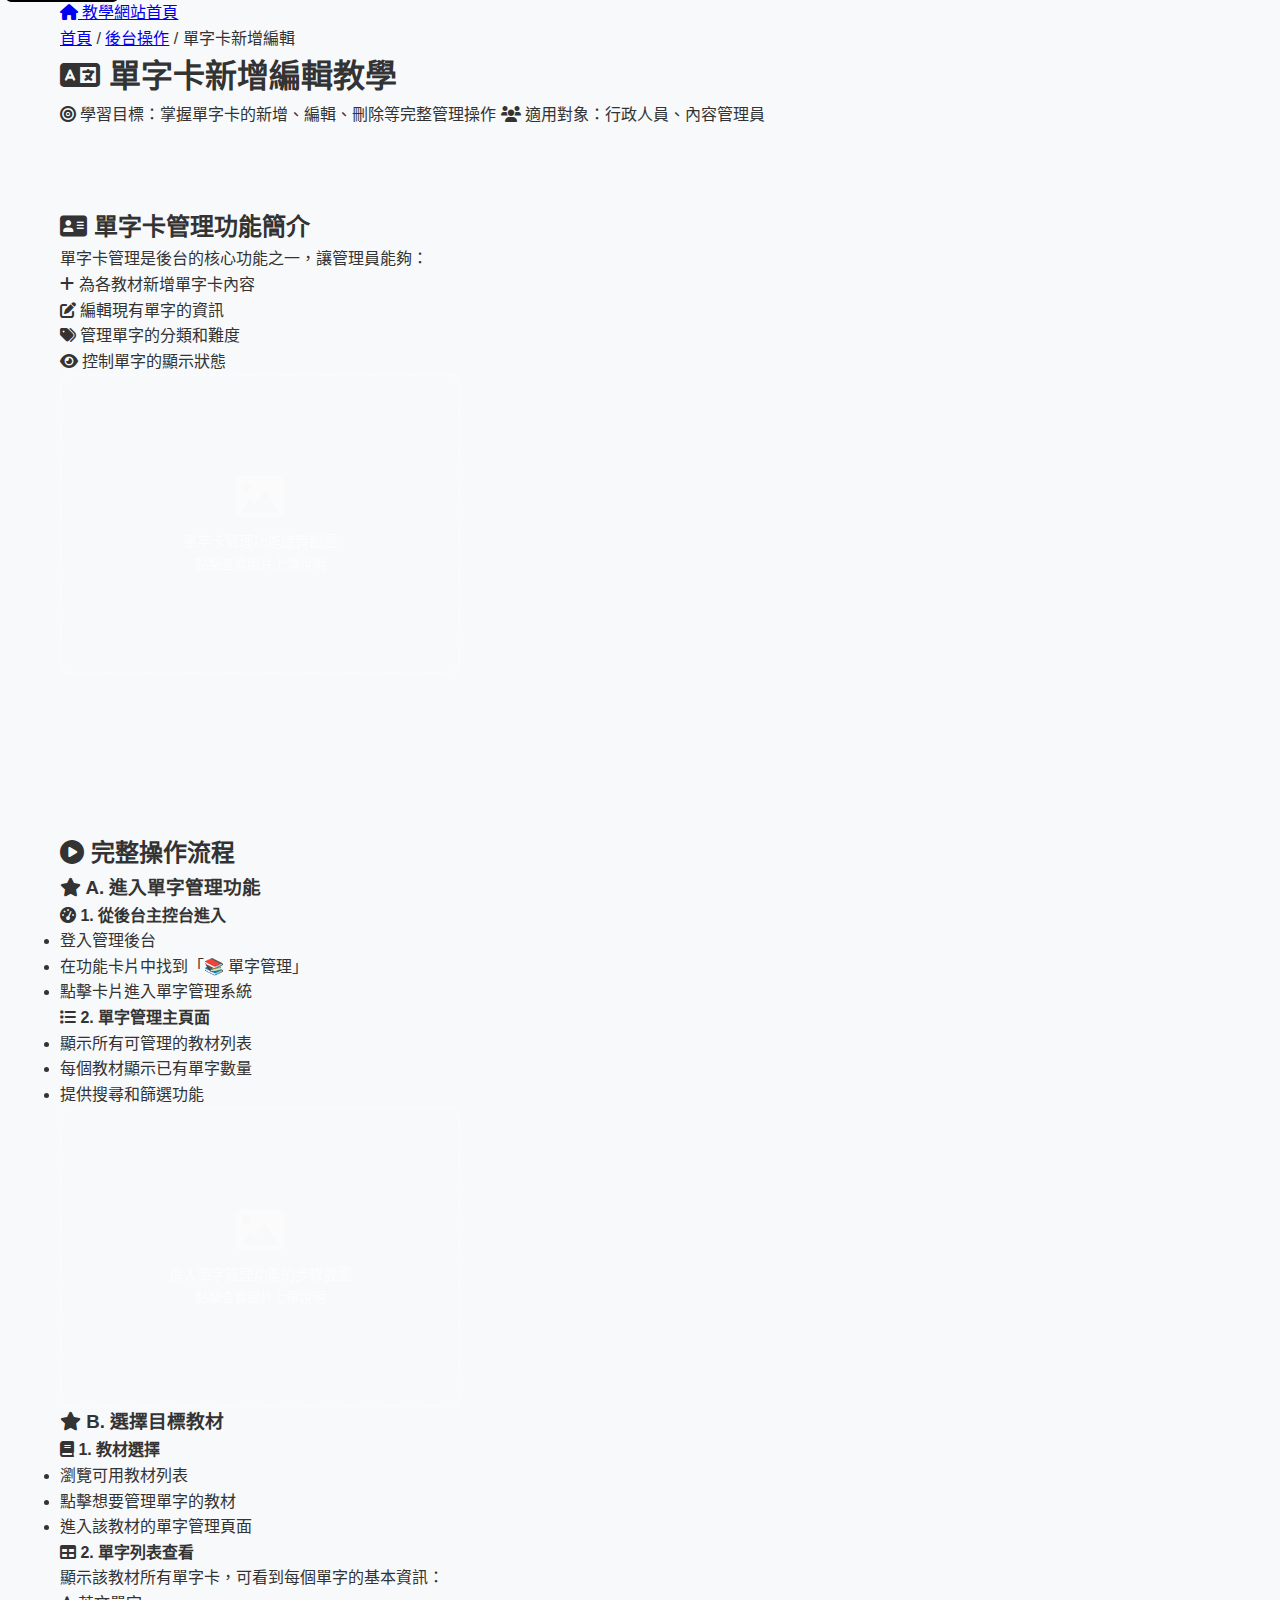
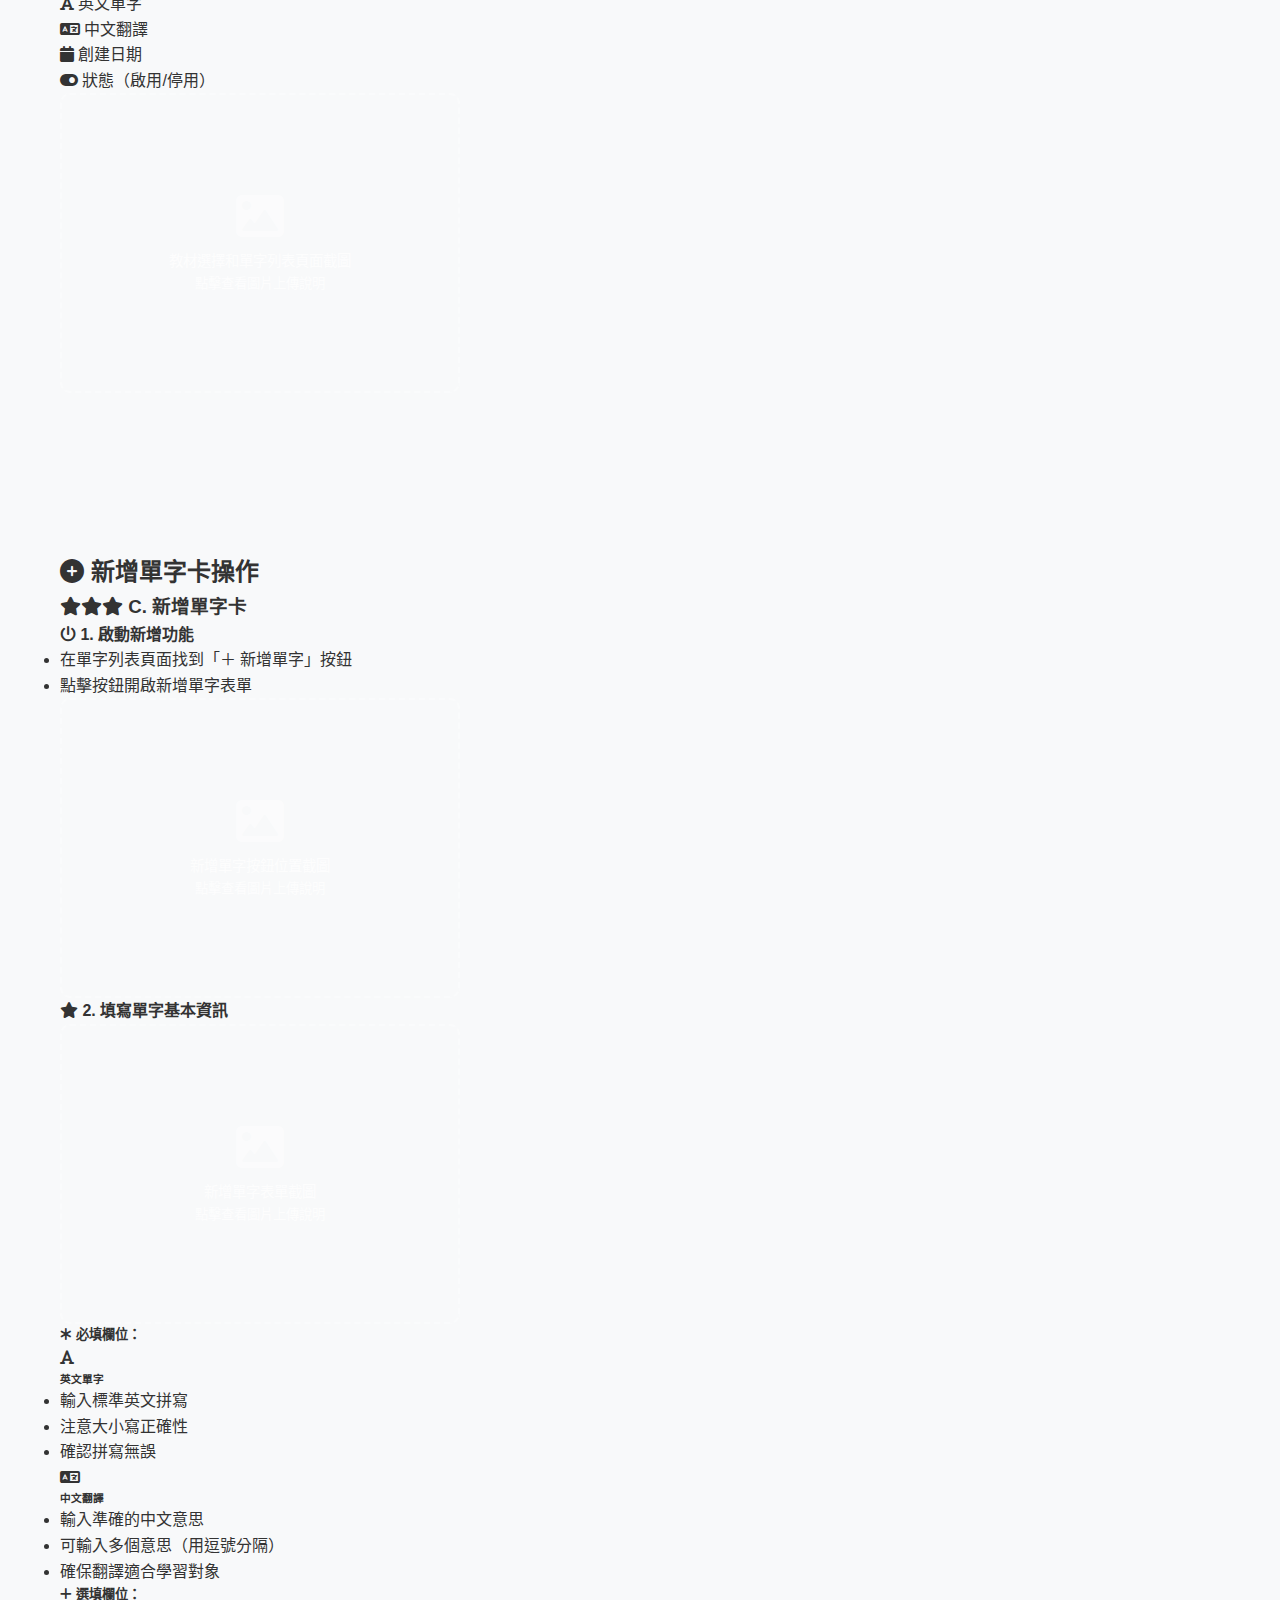
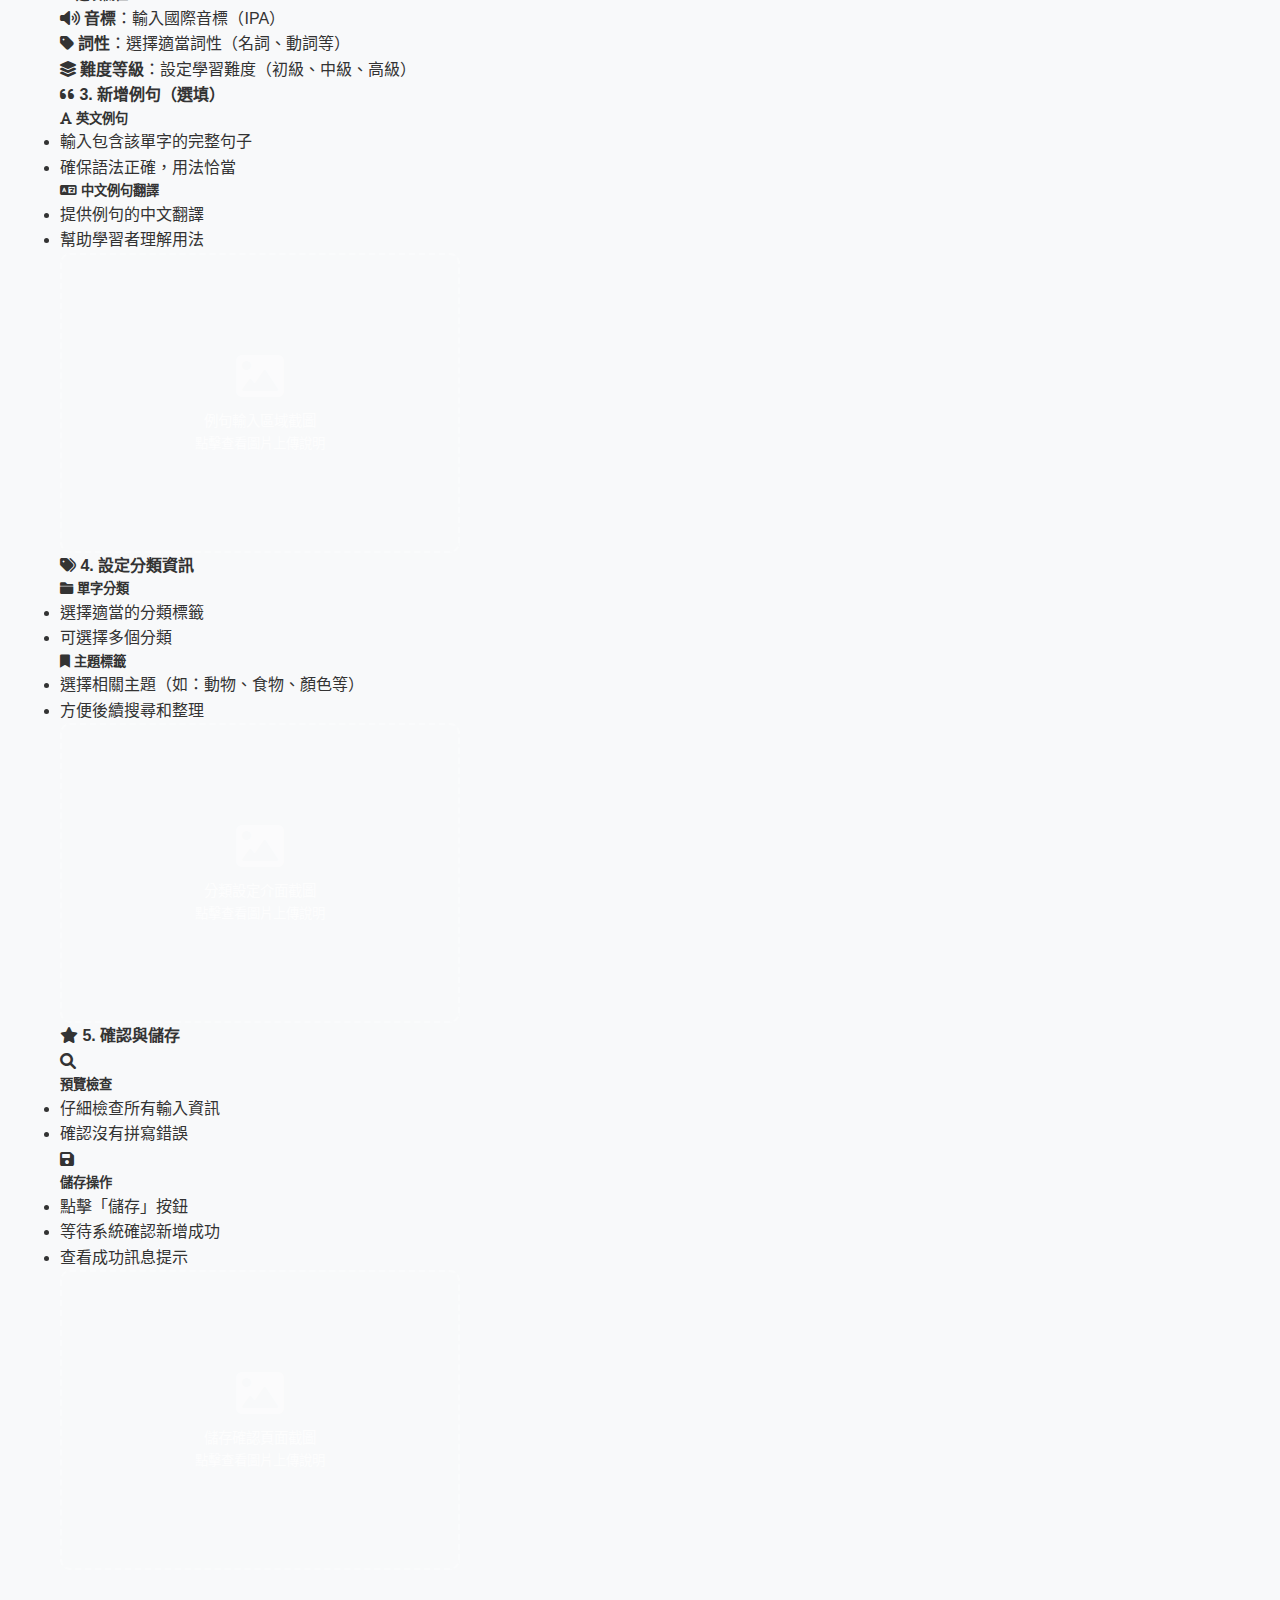
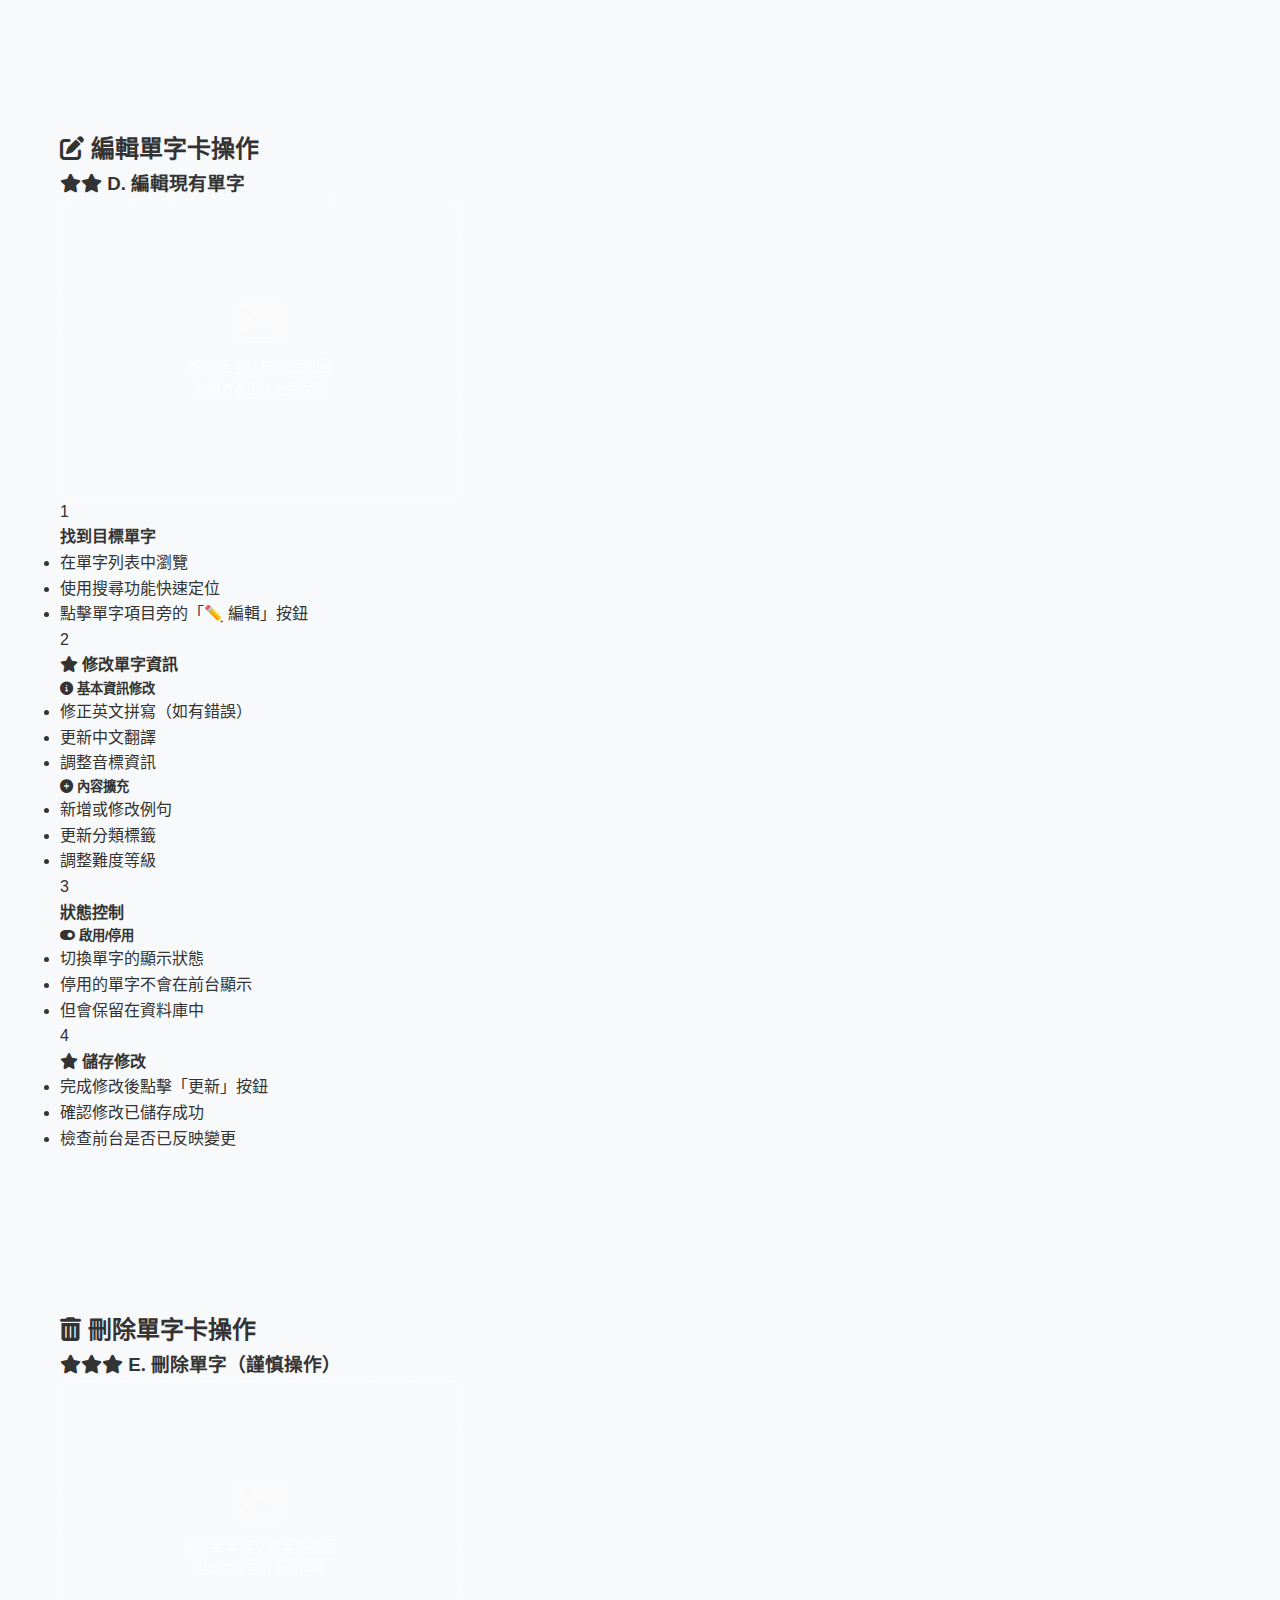
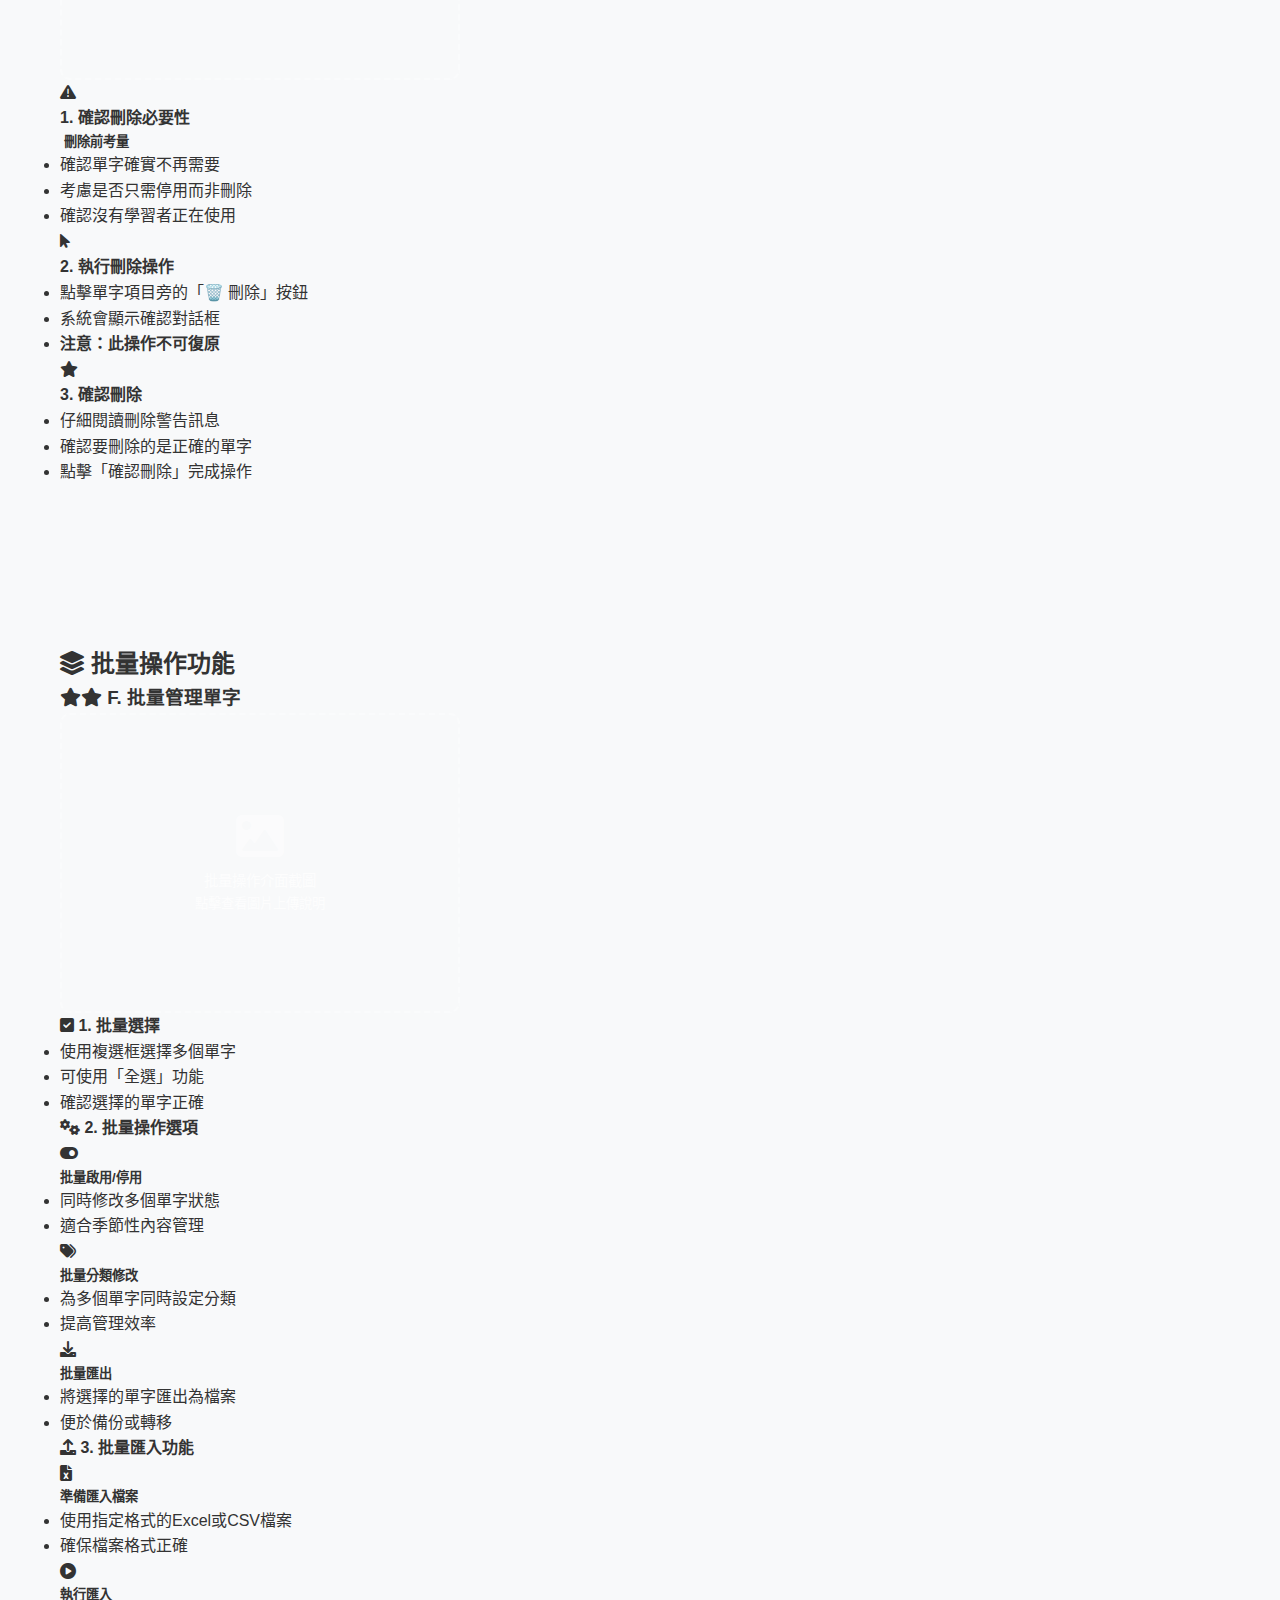
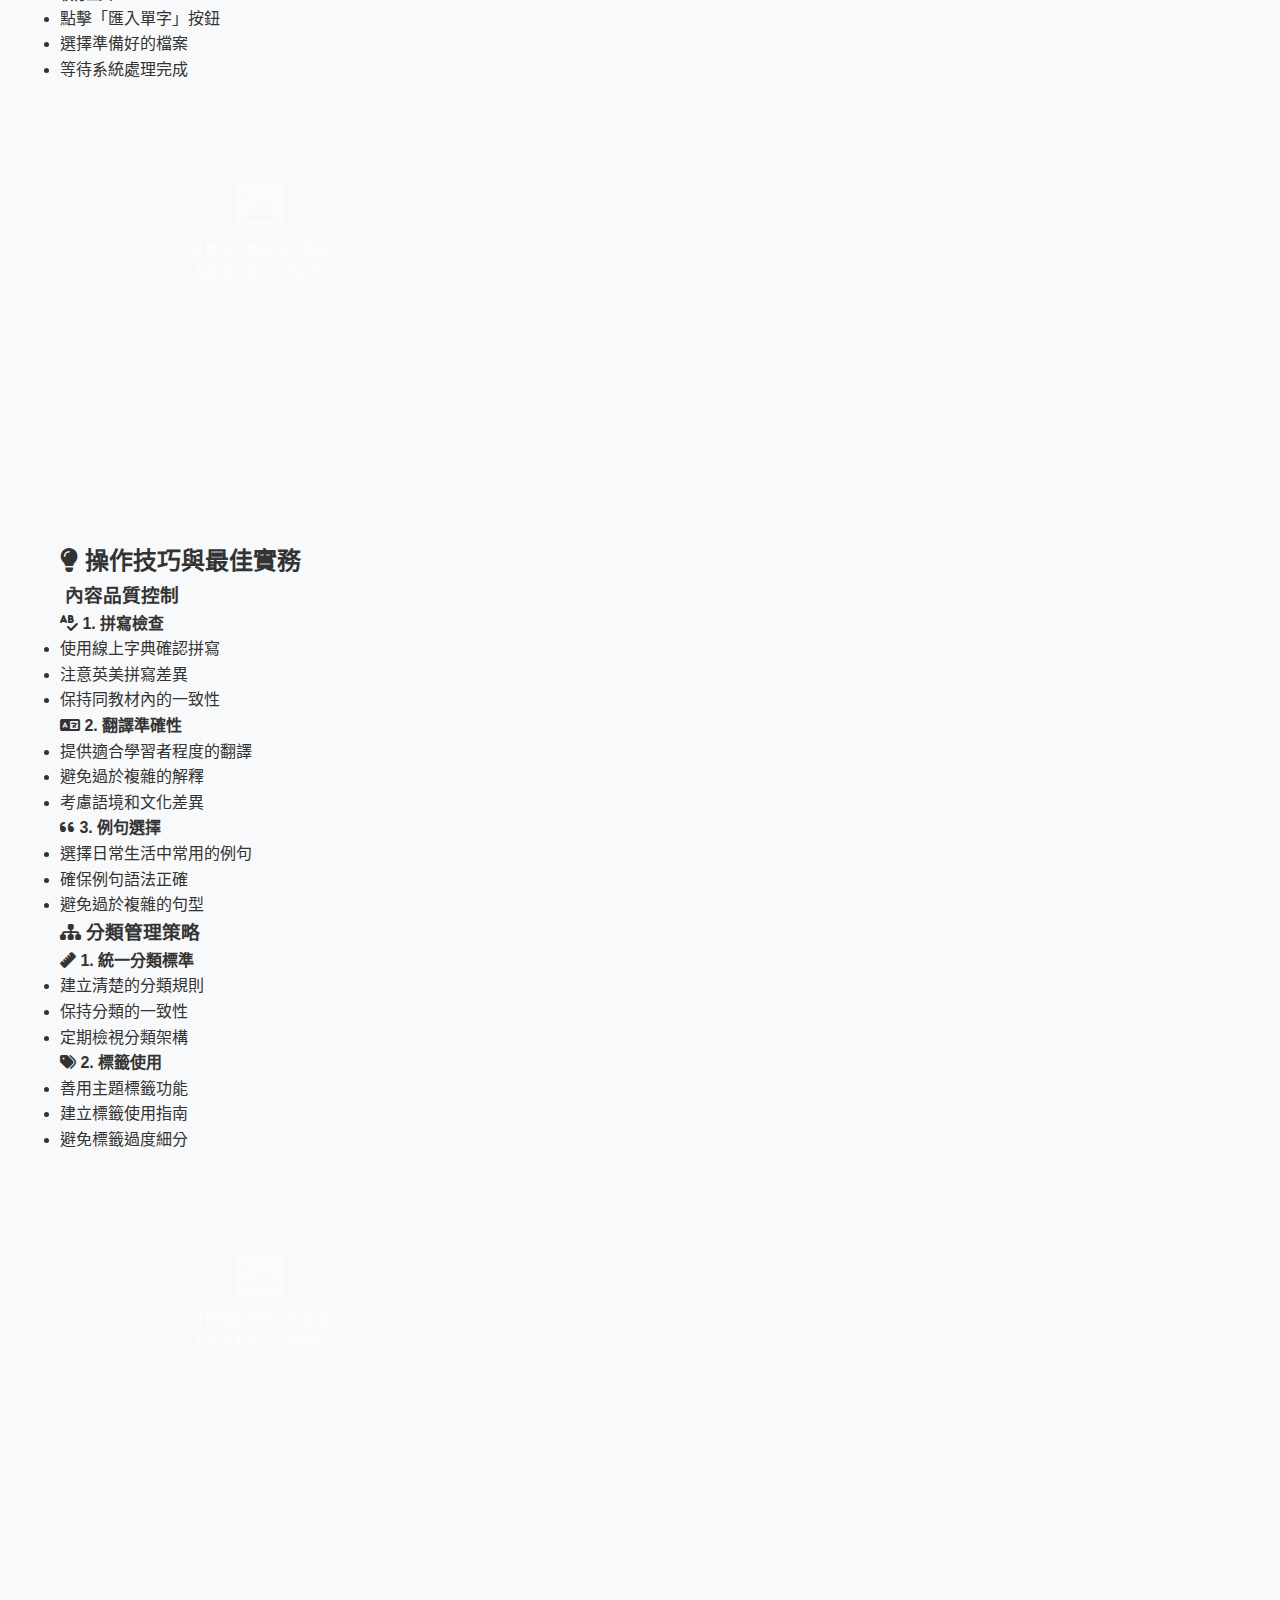
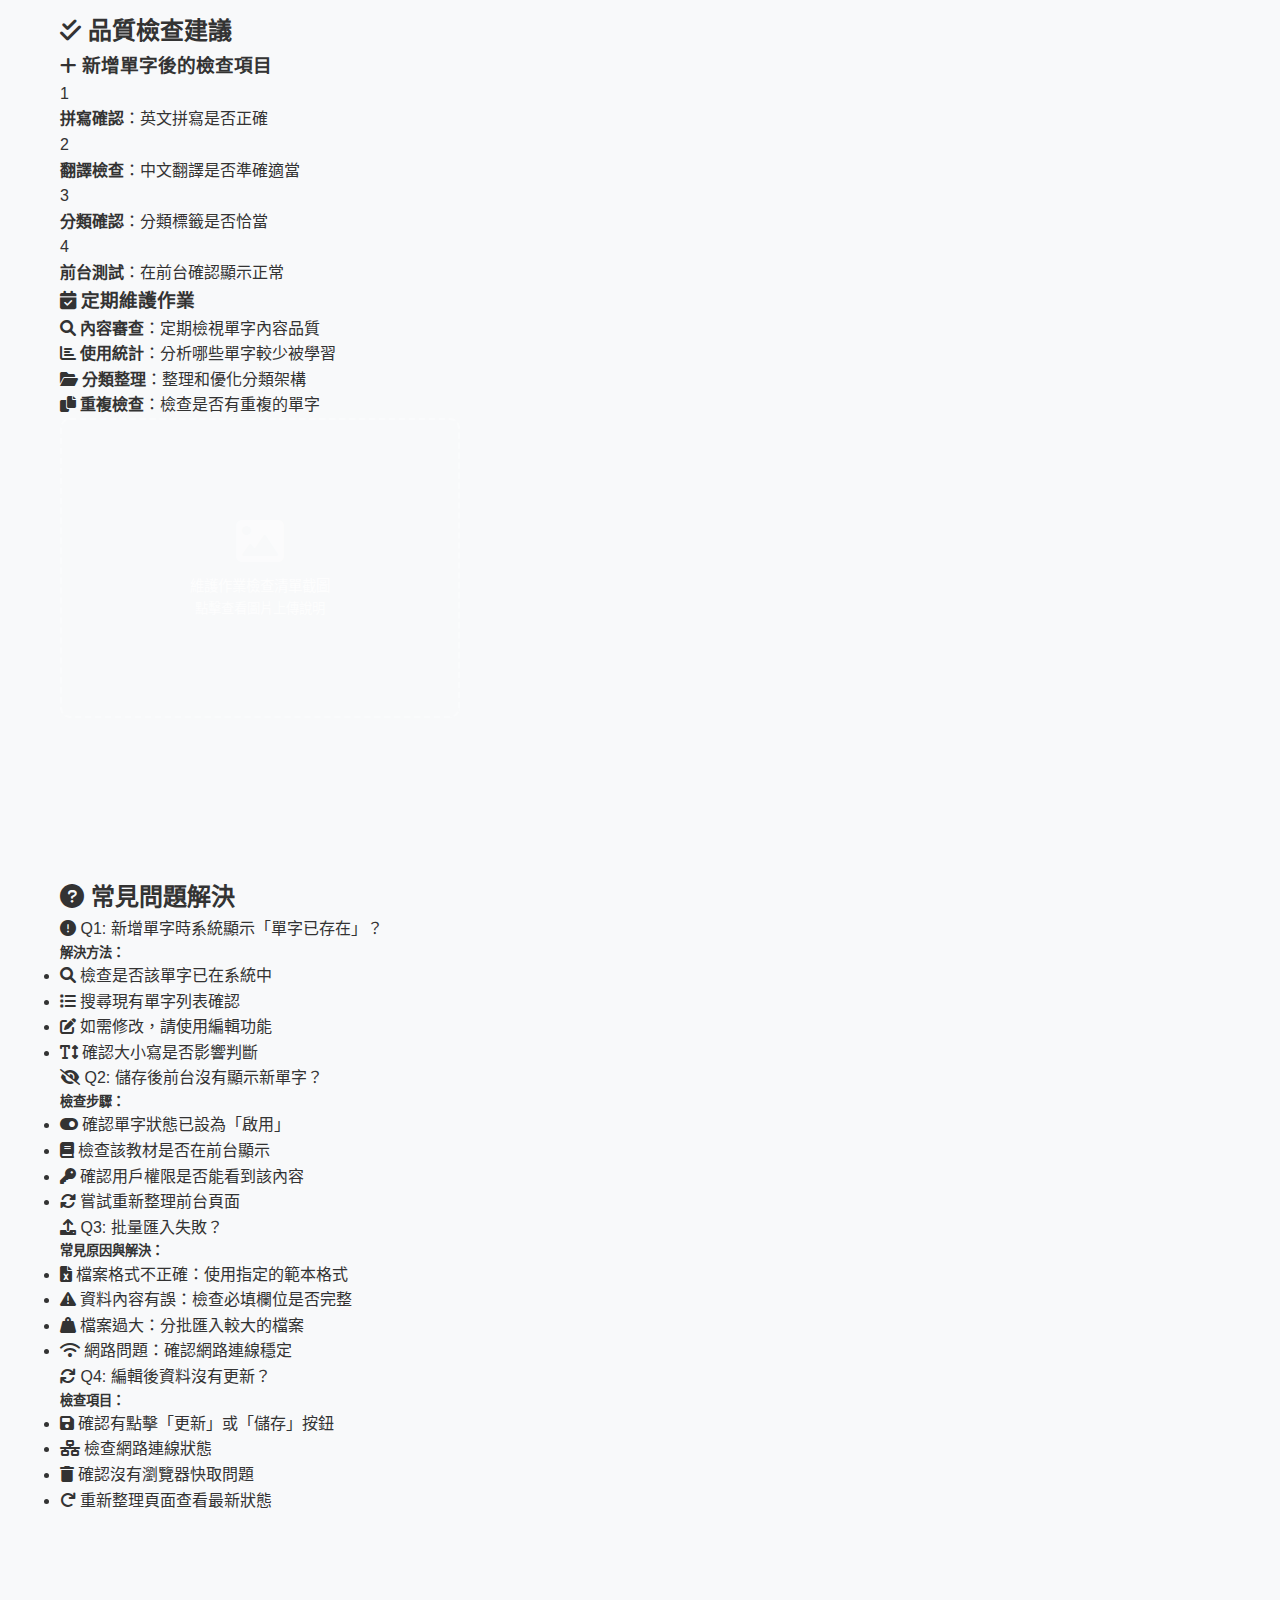
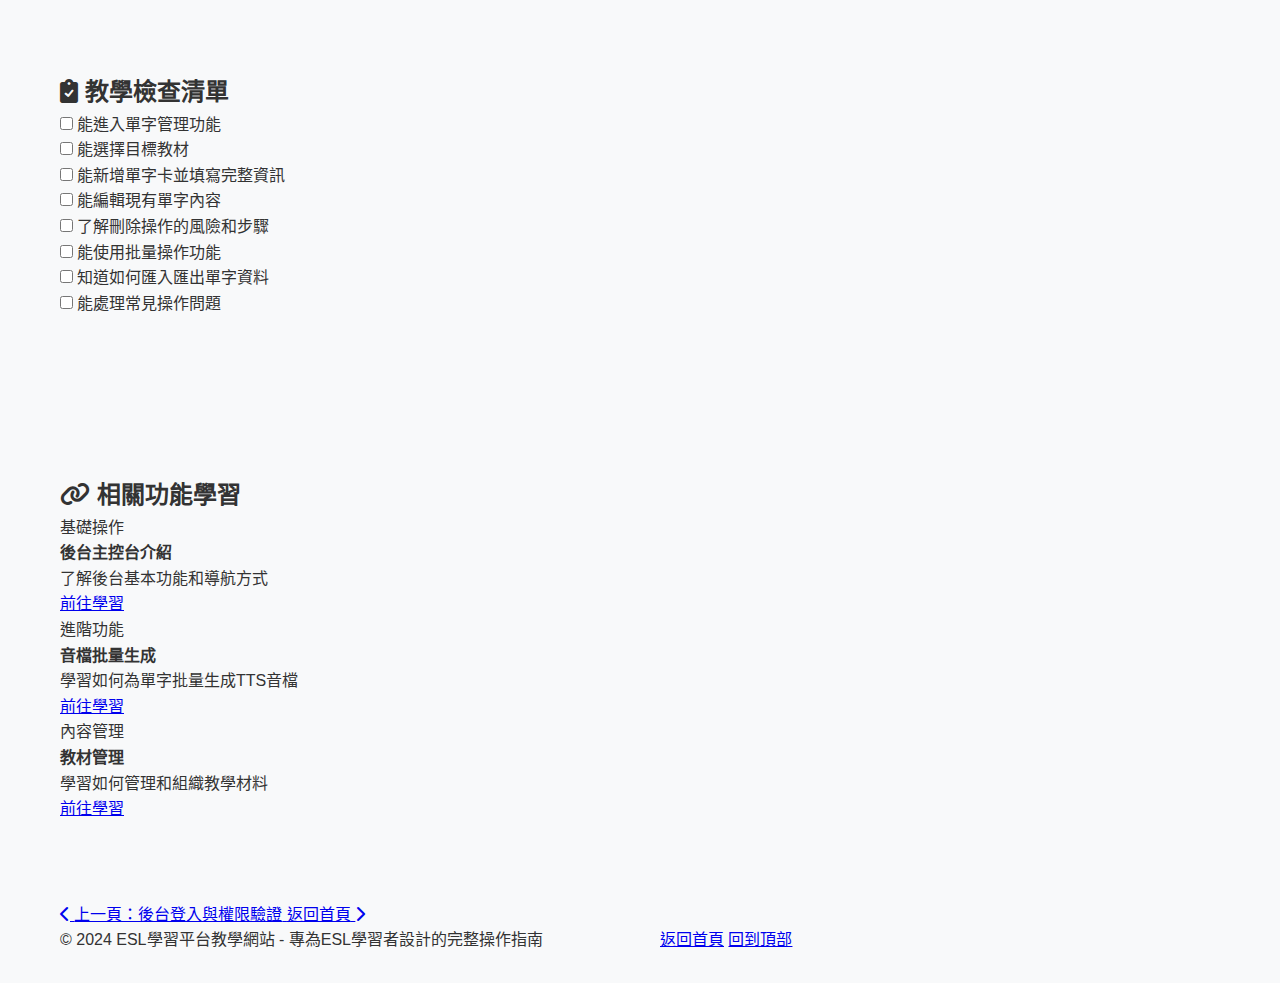
<file: backend/vocabulary-management.html>
<!DOCTYPE html>
<html lang="zh-TW">
<head>
    <meta charset="UTF-8">
    <meta name="viewport" content="width=device-width, initial-scale=1.0">
    <title>單字卡新增編輯 - ESL學習平台教學網站</title>
    <link rel="stylesheet" href="../assets/css/style.css">
    <link rel="stylesheet" href="https://cdnjs.cloudflare.com/ajax/libs/font-awesome/6.0.0/css/all.min.css">
</head>
<body>
    <div class="container">
        <!-- 頂部導航 -->
        <nav class="top-nav">
            <a href="../index.html" class="nav-logo">
                <i class="fas fa-home"></i>
                教學網站首頁
            </a>
            <div class="nav-toggle">
                <span></span>
                <span></span>
                <span></span>
            </div>
        </nav>

        <!-- 主要內容 -->
        <main class="main-content">
            <!-- 頁面標題 -->
            <header class="page-header">
                <div class="breadcrumb">
                    <a href="../index.html">首頁</a>
                    <span>/</span>
                    <a href="../index.html#backend">後台操作</a>
                    <span>/</span>
                    <span>單字卡新增編輯</span>
                </div>
                <h1><i class="fas fa-language"></i> 單字卡新增編輯教學</h1>
                <div class="page-meta">
                    <span class="tag"><i class="fas fa-bullseye"></i> 學習目標：掌握單字卡的新增、編輯、刪除等完整管理操作</span>
                    <span class="tag"><i class="fas fa-users"></i> 適用對象：行政人員、內容管理員</span>
                </div>
            </header>

            <!-- 單字卡管理功能簡介 -->
            <section class="content-section">
                <h2><i class="fas fa-address-card"></i> 單字卡管理功能簡介</h2>
                <div class="topic-card">
                    <p>單字卡管理是後台的核心功能之一，讓管理員能夠：</p>
                    <div class="feature-list">
                        <div class="feature-item">
                            <i class="fas fa-plus"></i>
                            <span>為各教材新增單字卡內容</span>
                        </div>
                        <div class="feature-item">
                            <i class="fas fa-edit"></i>
                            <span>編輯現有單字的資訊</span>
                        </div>
                        <div class="feature-item">
                            <i class="fas fa-tags"></i>
                            <span>管理單字的分類和難度</span>
                        </div>
                        <div class="feature-item">
                            <i class="fas fa-eye"></i>
                            <span>控制單字的顯示狀態</span>
                        </div>
                    </div>

                    <div class="image-placeholder" onclick="showImageUploadInstructions(this)">
                        <i class="fas fa-image"></i>
                        <p>單字卡管理功能總覽截圖</p>
                        <small>點擊查看圖片上傳說明</small>
                    </div>
                </div>
            </section>

            <!-- 完整操作流程 -->
            <section class="content-section">
                <h2><i class="fas fa-play-circle"></i> 完整操作流程</h2>

                <!-- 進入單字管理功能 -->
                <div class="topic-card">
                    <h3><i class="fas fa-star"></i> A. 進入單字管理功能</h3>
                    
                    <div class="access-steps">
                        <div class="access-step">
                            <h4><i class="fas fa-tachometer-alt"></i> 1. 從後台主控台進入</h4>
                            <ul>
                                <li>登入管理後台</li>
                                <li>在功能卡片中找到「📚 單字管理」</li>
                                <li>點擊卡片進入單字管理系統</li>
                            </ul>
                        </div>

                        <div class="access-step">
                            <h4><i class="fas fa-list"></i> 2. 單字管理主頁面</h4>
                            <ul>
                                <li>顯示所有可管理的教材列表</li>
                                <li>每個教材顯示已有單字數量</li>
                                <li>提供搜尋和篩選功能</li>
                            </ul>
                        </div>
                    </div>

                    <div class="image-placeholder" onclick="showImageUploadInstructions(this)">
                        <i class="fas fa-image"></i>
                        <p>進入單字管理功能的步驟截圖</p>
                        <small>點擊查看圖片上傳說明</small>
                    </div>
                </div>

                <!-- 選擇目標教材 -->
                <div class="topic-card">
                    <h3><i class="fas fa-star"></i> B. 選擇目標教材</h3>
                    
                    <div class="selection-process">
                        <div class="selection-step">
                            <h4><i class="fas fa-book"></i> 1. 教材選擇</h4>
                            <ul>
                                <li>瀏覽可用教材列表</li>
                                <li>點擊想要管理單字的教材</li>
                                <li>進入該教材的單字管理頁面</li>
                            </ul>
                        </div>

                        <div class="selection-step">
                            <h4><i class="fas fa-table"></i> 2. 單字列表查看</h4>
                            <p>顯示該教材所有單字卡，可看到每個單字的基本資訊：</p>
                            <div class="info-grid">
                                <div class="info-item">
                                    <i class="fas fa-font"></i>
                                    <span>英文單字</span>
                                </div>
                                <div class="info-item">
                                    <i class="fas fa-language"></i>
                                    <span>中文翻譯</span>
                                </div>
                                <div class="info-item">
                                    <i class="fas fa-calendar"></i>
                                    <span>創建日期</span>
                                </div>
                                <div class="info-item">
                                    <i class="fas fa-toggle-on"></i>
                                    <span>狀態（啟用/停用）</span>
                                </div>
                            </div>
                        </div>
                    </div>

                    <div class="image-placeholder" onclick="showImageUploadInstructions(this)">
                        <i class="fas fa-image"></i>
                        <p>教材選擇和單字列表頁面截圖</p>
                        <small>點擊查看圖片上傳說明</small>
                    </div>
                </div>
            </section>

            <!-- 新增單字卡操作 -->
            <section class="content-section">
                <h2><i class="fas fa-plus-circle"></i> 新增單字卡操作</h2>

                <div class="topic-card">
                    <h3><i class="fas fa-star"></i><i class="fas fa-star"></i><i class="fas fa-star"></i> C. 新增單字卡</h3>

                    <!-- 啟動新增功能 -->
                    <div class="sub-topic">
                        <h4><i class="fas fa-power-off"></i> 1. 啟動新增功能</h4>
                        <ul>
                            <li>在單字列表頁面找到「＋ 新增單字」按鈕</li>
                            <li>點擊按鈕開啟新增單字表單</li>
                        </ul>

                        <div class="image-placeholder" onclick="showImageUploadInstructions(this)">
                            <i class="fas fa-image"></i>
                            <p>新增單字按鈕位置截圖</p>
                            <small>點擊查看圖片上傳說明</small>
                        </div>
                    </div>

                    <!-- 填寫單字基本資訊 -->
                    <div class="sub-topic">
                        <h4><i class="fas fa-star"></i> 2. 填寫單字基本資訊</h4>
                        
                        <div class="image-placeholder" onclick="showImageUploadInstructions(this)">
                            <i class="fas fa-image"></i>
                            <p>新增單字表單截圖</p>
                            <small>點擊查看圖片上傳說明</small>
                        </div>

                        <div class="form-fields">
                            <!-- 必填欄位 -->
                            <div class="field-group required">
                                <h5><i class="fas fa-asterisk"></i> 必填欄位：</h5>
                                
                                <div class="field-item">
                                    <div class="field-icon"><i class="fas fa-font"></i></div>
                                    <div class="field-content">
                                        <h6>英文單字</h6>
                                        <ul>
                                            <li>輸入標準英文拼寫</li>
                                            <li>注意大小寫正確性</li>
                                            <li>確認拼寫無誤</li>
                                        </ul>
                                    </div>
                                </div>

                                <div class="field-item">
                                    <div class="field-icon"><i class="fas fa-language"></i></div>
                                    <div class="field-content">
                                        <h6>中文翻譯</h6>
                                        <ul>
                                            <li>輸入準確的中文意思</li>
                                            <li>可輸入多個意思（用逗號分隔）</li>
                                            <li>確保翻譯適合學習對象</li>
                                        </ul>
                                    </div>
                                </div>
                            </div>

                            <!-- 選填欄位 -->
                            <div class="field-group optional">
                                <h5><i class="fas fa-plus"></i> 選填欄位：</h5>
                                
                                <div class="optional-fields">
                                    <div class="optional-field">
                                        <i class="fas fa-volume-up"></i>
                                        <span><strong>音標</strong>：輸入國際音標（IPA）</span>
                                    </div>
                                    <div class="optional-field">
                                        <i class="fas fa-tag"></i>
                                        <span><strong>詞性</strong>：選擇適當詞性（名詞、動詞等）</span>
                                    </div>
                                    <div class="optional-field">
                                        <i class="fas fa-layer-group"></i>
                                        <span><strong>難度等級</strong>：設定學習難度（初級、中級、高級）</span>
                                    </div>
                                </div>
                            </div>
                        </div>
                    </div>

                    <!-- 新增例句 -->
                    <div class="sub-topic">
                        <h4><i class="fas fa-quote-left"></i> 3. 新增例句（選填）</h4>
                        
                        <div class="example-sentences">
                            <div class="sentence-type">
                                <h5><i class="fas fa-font"></i> 英文例句</h5>
                                <ul>
                                    <li>輸入包含該單字的完整句子</li>
                                    <li>確保語法正確，用法恰當</li>
                                </ul>
                            </div>

                            <div class="sentence-type">
                                <h5><i class="fas fa-language"></i> 中文例句翻譯</h5>
                                <ul>
                                    <li>提供例句的中文翻譯</li>
                                    <li>幫助學習者理解用法</li>
                                </ul>
                            </div>
                        </div>

                        <div class="image-placeholder" onclick="showImageUploadInstructions(this)">
                            <i class="fas fa-image"></i>
                            <p>例句輸入區域截圖</p>
                            <small>點擊查看圖片上傳說明</small>
                        </div>
                    </div>

                    <!-- 設定分類資訊 -->
                    <div class="sub-topic">
                        <h4><i class="fas fa-tags"></i> 4. 設定分類資訊</h4>
                        
                        <div class="category-settings">
                            <div class="category-type">
                                <h5><i class="fas fa-folder"></i> 單字分類</h5>
                                <ul>
                                    <li>選擇適當的分類標籤</li>
                                    <li>可選擇多個分類</li>
                                </ul>
                            </div>

                            <div class="category-type">
                                <h5><i class="fas fa-bookmark"></i> 主題標籤</h5>
                                <ul>
                                    <li>選擇相關主題（如：動物、食物、顏色等）</li>
                                    <li>方便後續搜尋和整理</li>
                                </ul>
                            </div>
                        </div>

                        <div class="image-placeholder" onclick="showImageUploadInstructions(this)">
                            <i class="fas fa-image"></i>
                            <p>分類設定介面截圖</p>
                            <small>點擊查看圖片上傳說明</small>
                        </div>
                    </div>

                    <!-- 確認與儲存 -->
                    <div class="sub-topic">
                        <h4><i class="fas fa-star"></i> 5. 確認與儲存</h4>
                        
                        <div class="save-process">
                            <div class="save-step">
                                <div class="step-icon"><i class="fas fa-search"></i></div>
                                <div class="step-content">
                                    <h5>預覽檢查</h5>
                                    <ul>
                                        <li>仔細檢查所有輸入資訊</li>
                                        <li>確認沒有拼寫錯誤</li>
                                    </ul>
                                </div>
                            </div>

                            <div class="save-step">
                                <div class="step-icon"><i class="fas fa-save"></i></div>
                                <div class="step-content">
                                    <h5>儲存操作</h5>
                                    <ul>
                                        <li>點擊「儲存」按鈕</li>
                                        <li>等待系統確認新增成功</li>
                                        <li>查看成功訊息提示</li>
                                    </ul>
                                </div>
                            </div>
                        </div>

                        <div class="image-placeholder" onclick="showImageUploadInstructions(this)">
                            <i class="fas fa-image"></i>
                            <p>儲存確認頁面截圖</p>
                            <small>點擊查看圖片上傳說明</small>
                        </div>
                    </div>
                </div>
            </section>

            <!-- 編輯單字卡操作 -->
            <section class="content-section">
                <h2><i class="fas fa-edit"></i> 編輯單字卡操作</h2>

                <div class="topic-card">
                    <h3><i class="fas fa-star"></i><i class="fas fa-star"></i> D. 編輯現有單字</h3>

                    <div class="image-placeholder" onclick="showImageUploadInstructions(this)">
                        <i class="fas fa-image"></i>
                        <p>編輯單字功能介面截圖</p>
                        <small>點擊查看圖片上傳說明</small>
                    </div>

                    <div class="edit-workflow">
                        <div class="edit-step">
                            <div class="step-number">1</div>
                            <div class="step-content">
                                <h4>找到目標單字</h4>
                                <ul>
                                    <li>在單字列表中瀏覽</li>
                                    <li>使用搜尋功能快速定位</li>
                                    <li>點擊單字項目旁的「✏️ 編輯」按鈕</li>
                                </ul>
                            </div>
                        </div>

                        <div class="edit-step highlighted">
                            <div class="step-number">2</div>
                            <div class="step-content">
                                <h4><i class="fas fa-star"></i> 修改單字資訊</h4>
                                <div class="modification-types">
                                    <div class="mod-type">
                                        <h5><i class="fas fa-info-circle"></i> 基本資訊修改</h5>
                                        <ul>
                                            <li>修正英文拼寫（如有錯誤）</li>
                                            <li>更新中文翻譯</li>
                                            <li>調整音標資訊</li>
                                        </ul>
                                    </div>
                                    <div class="mod-type">
                                        <h5><i class="fas fa-plus-circle"></i> 內容擴充</h5>
                                        <ul>
                                            <li>新增或修改例句</li>
                                            <li>更新分類標籤</li>
                                            <li>調整難度等級</li>
                                        </ul>
                                    </div>
                                </div>
                            </div>
                        </div>

                        <div class="edit-step">
                            <div class="step-number">3</div>
                            <div class="step-content">
                                <h4>狀態控制</h4>
                                <div class="status-control">
                                    <h5><i class="fas fa-toggle-on"></i> 啟用/停用</h5>
                                    <ul>
                                        <li>切換單字的顯示狀態</li>
                                        <li>停用的單字不會在前台顯示</li>
                                        <li>但會保留在資料庫中</li>
                                    </ul>
                                </div>
                            </div>
                        </div>

                        <div class="edit-step highlighted">
                            <div class="step-number">4</div>
                            <div class="step-content">
                                <h4><i class="fas fa-star"></i> 儲存修改</h4>
                                <ul>
                                    <li>完成修改後點擊「更新」按鈕</li>
                                    <li>確認修改已儲存成功</li>
                                    <li>檢查前台是否已反映變更</li>
                                </ul>
                            </div>
                        </div>
                    </div>
                </div>
            </section>

            <!-- 刪除單字卡操作 -->
            <section class="content-section">
                <h2><i class="fas fa-trash-alt"></i> 刪除單字卡操作</h2>

                <div class="topic-card warning-card">
                    <h3><i class="fas fa-star"></i><i class="fas fa-star"></i><i class="fas fa-star"></i> E. 刪除單字（謹慎操作）</h3>
                    
                    <div class="image-placeholder" onclick="showImageUploadInstructions(this)">
                        <i class="fas fa-image"></i>
                        <p>刪除單字確認對話框截圖</p>
                        <small>點擊查看圖片上傳說明</small>
                    </div>

                    <div class="delete-workflow">
                        <div class="delete-step">
                            <div class="step-icon warning"><i class="fas fa-exclamation-triangle"></i></div>
                            <div class="step-content">
                                <h4>1. 確認刪除必要性</h4>
                                <div class="consideration-box">
                                    <h5><i class="fas fa-think"></i> 刪除前考量</h5>
                                    <ul>
                                        <li>確認單字確實不再需要</li>
                                        <li>考慮是否只需停用而非刪除</li>
                                        <li>確認沒有學習者正在使用</li>
                                    </ul>
                                </div>
                            </div>
                        </div>

                        <div class="delete-step">
                            <div class="step-icon"><i class="fas fa-mouse-pointer"></i></div>
                            <div class="step-content">
                                <h4>2. 執行刪除操作</h4>
                                <ul>
                                    <li>點擊單字項目旁的「🗑️ 刪除」按鈕</li>
                                    <li>系統會顯示確認對話框</li>
                                    <li><strong class="warning-text">注意：此操作不可復原</strong></li>
                                </ul>
                            </div>
                        </div>

                        <div class="delete-step critical">
                            <div class="step-icon danger"><i class="fas fa-star"></i></div>
                            <div class="step-content">
                                <h4>3. 確認刪除</h4>
                                <ul>
                                    <li>仔細閱讀刪除警告訊息</li>
                                    <li>確認要刪除的是正確的單字</li>
                                    <li>點擊「確認刪除」完成操作</li>
                                </ul>
                            </div>
                        </div>
                    </div>
                </div>
            </section>

            <!-- 批量操作功能 -->
            <section class="content-section">
                <h2><i class="fas fa-layer-group"></i> 批量操作功能</h2>

                <div class="topic-card">
                    <h3><i class="fas fa-star"></i><i class="fas fa-star"></i> F. 批量管理單字</h3>
                    
                    <div class="image-placeholder" onclick="showImageUploadInstructions(this)">
                        <i class="fas fa-image"></i>
                        <p>批量操作介面截圖</p>
                        <small>點擊查看圖片上傳說明</small>
                    </div>

                    <div class="batch-operations">
                        <!-- 批量選擇 -->
                        <div class="batch-section">
                            <h4><i class="fas fa-check-square"></i> 1. 批量選擇</h4>
                            <ul>
                                <li>使用複選框選擇多個單字</li>
                                <li>可使用「全選」功能</li>
                                <li>確認選擇的單字正確</li>
                            </ul>
                        </div>

                        <!-- 批量操作選項 -->
                        <div class="batch-section">
                            <h4><i class="fas fa-cogs"></i> 2. 批量操作選項</h4>
                            
                            <div class="batch-options">
                                <div class="batch-option">
                                    <div class="option-icon"><i class="fas fa-toggle-on"></i></div>
                                    <div class="option-content">
                                        <h5>批量啟用/停用</h5>
                                        <ul>
                                            <li>同時修改多個單字狀態</li>
                                            <li>適合季節性內容管理</li>
                                        </ul>
                                    </div>
                                </div>

                                <div class="batch-option">
                                    <div class="option-icon"><i class="fas fa-tags"></i></div>
                                    <div class="option-content">
                                        <h5>批量分類修改</h5>
                                        <ul>
                                            <li>為多個單字同時設定分類</li>
                                            <li>提高管理效率</li>
                                        </ul>
                                    </div>
                                </div>

                                <div class="batch-option">
                                    <div class="option-icon"><i class="fas fa-download"></i></div>
                                    <div class="option-content">
                                        <h5>批量匯出</h5>
                                        <ul>
                                            <li>將選擇的單字匯出為檔案</li>
                                            <li>便於備份或轉移</li>
                                        </ul>
                                    </div>
                                </div>
                            </div>
                        </div>

                        <!-- 批量匯入功能 -->
                        <div class="batch-section">
                            <h4><i class="fas fa-upload"></i> 3. 批量匯入功能</h4>
                            
                            <div class="import-process">
                                <div class="import-step">
                                    <div class="step-icon"><i class="fas fa-file-excel"></i></div>
                                    <div class="step-content">
                                        <h5>準備匯入檔案</h5>
                                        <ul>
                                            <li>使用指定格式的Excel或CSV檔案</li>
                                            <li>確保檔案格式正確</li>
                                        </ul>
                                    </div>
                                </div>

                                <div class="import-step">
                                    <div class="step-icon"><i class="fas fa-play-circle"></i></div>
                                    <div class="step-content">
                                        <h5>執行匯入</h5>
                                        <ul>
                                            <li>點擊「匯入單字」按鈕</li>
                                            <li>選擇準備好的檔案</li>
                                            <li>等待系統處理完成</li>
                                        </ul>
                                    </div>
                                </div>
                            </div>

                            <div class="image-placeholder" onclick="showImageUploadInstructions(this)">
                                <i class="fas fa-image"></i>
                                <p>批量匯入檔案選擇截圖</p>
                                <small>點擊查看圖片上傳說明</small>
                            </div>
                        </div>
                    </div>
                </div>
            </section>

            <!-- 操作技巧與最佳實務 -->
            <section class="content-section">
                <h2><i class="fas fa-lightbulb"></i> 操作技巧與最佳實務</h2>
                
                <div class="best-practices">
                    <!-- 內容品質控制 -->
                    <div class="practice-card">
                        <h3><i class="fas fa-quality"></i> 內容品質控制</h3>
                        
                        <div class="quality-sections">
                            <div class="quality-section">
                                <h4><i class="fas fa-spell-check"></i> 1. 拼寫檢查</h4>
                                <ul>
                                    <li>使用線上字典確認拼寫</li>
                                    <li>注意英美拼寫差異</li>
                                    <li>保持同教材內的一致性</li>
                                </ul>
                            </div>

                            <div class="quality-section">
                                <h4><i class="fas fa-language"></i> 2. 翻譯準確性</h4>
                                <ul>
                                    <li>提供適合學習者程度的翻譯</li>
                                    <li>避免過於複雜的解釋</li>
                                    <li>考慮語境和文化差異</li>
                                </ul>
                            </div>

                            <div class="quality-section">
                                <h4><i class="fas fa-quote-left"></i> 3. 例句選擇</h4>
                                <ul>
                                    <li>選擇日常生活中常用的例句</li>
                                    <li>確保例句語法正確</li>
                                    <li>避免過於複雜的句型</li>
                                </ul>
                            </div>
                        </div>
                    </div>

                    <!-- 分類管理策略 -->
                    <div class="practice-card">
                        <h3><i class="fas fa-sitemap"></i> 分類管理策略</h3>
                        
                        <div class="strategy-sections">
                            <div class="strategy-section">
                                <h4><i class="fas fa-ruler"></i> 1. 統一分類標準</h4>
                                <ul>
                                    <li>建立清楚的分類規則</li>
                                    <li>保持分類的一致性</li>
                                    <li>定期檢視分類架構</li>
                                </ul>
                            </div>

                            <div class="strategy-section">
                                <h4><i class="fas fa-tags"></i> 2. 標籤使用</h4>
                                <ul>
                                    <li>善用主題標籤功能</li>
                                    <li>建立標籤使用指南</li>
                                    <li>避免標籤過度細分</li>
                                </ul>
                            </div>
                        </div>

                        <div class="image-placeholder" onclick="showImageUploadInstructions(this)">
                            <i class="fas fa-image"></i>
                            <p>分類標籤管理介面截圖</p>
                            <small>點擊查看圖片上傳說明</small>
                        </div>
                    </div>
                </div>
            </section>

            <!-- 品質檢查建議 -->
            <section class="content-section">
                <h2><i class="fas fa-check-double"></i> 品質檢查建議</h2>
                
                <div class="quality-checks">
                    <!-- 新增單字後的檢查 -->
                    <div class="check-card">
                        <h3><i class="fas fa-plus"></i> 新增單字後的檢查項目</h3>
                        <div class="check-list">
                            <div class="check-item">
                                <div class="check-number">1</div>
                                <div class="check-content">
                                    <strong>拼寫確認</strong>：英文拼寫是否正確
                                </div>
                            </div>
                            <div class="check-item">
                                <div class="check-number">2</div>
                                <div class="check-content">
                                    <strong>翻譯檢查</strong>：中文翻譯是否準確適當
                                </div>
                            </div>
                            <div class="check-item">
                                <div class="check-number">3</div>
                                <div class="check-content">
                                    <strong>分類確認</strong>：分類標籤是否恰當
                                </div>
                            </div>
                            <div class="check-item">
                                <div class="check-number">4</div>
                                <div class="check-content">
                                    <strong>前台測試</strong>：在前台確認顯示正常
                                </div>
                            </div>
                        </div>
                    </div>

                    <!-- 定期維護作業 -->
                    <div class="check-card">
                        <h3><i class="fas fa-calendar-check"></i> 定期維護作業</h3>
                        <div class="maintenance-tasks">
                            <div class="task-item">
                                <i class="fas fa-search"></i>
                                <span><strong>內容審查</strong>：定期檢視單字內容品質</span>
                            </div>
                            <div class="task-item">
                                <i class="fas fa-chart-bar"></i>
                                <span><strong>使用統計</strong>：分析哪些單字較少被學習</span>
                            </div>
                            <div class="task-item">
                                <i class="fas fa-folder-open"></i>
                                <span><strong>分類整理</strong>：整理和優化分類架構</span>
                            </div>
                            <div class="task-item">
                                <i class="fas fa-copy"></i>
                                <span><strong>重複檢查</strong>：檢查是否有重複的單字</span>
                            </div>
                        </div>

                        <div class="image-placeholder" onclick="showImageUploadInstructions(this)">
                            <i class="fas fa-image"></i>
                            <p>維護作業檢查清單截圖</p>
                            <small>點擊查看圖片上傳說明</small>
                        </div>
                    </div>
                </div>
            </section>

            <!-- 常見問題解決 -->
            <section class="content-section">
                <h2><i class="fas fa-question-circle"></i> 常見問題解決</h2>
                
                <div class="faq-container">
                    <div class="faq-item">
                        <div class="faq-question">
                            <i class="fas fa-exclamation-circle"></i>
                            <span>Q1: 新增單字時系統顯示「單字已存在」？</span>
                        </div>
                        <div class="faq-answer">
                            <h5>解決方法：</h5>
                            <ul>
                                <li><i class="fas fa-search"></i> 檢查是否該單字已在系統中</li>
                                <li><i class="fas fa-list"></i> 搜尋現有單字列表確認</li>
                                <li><i class="fas fa-edit"></i> 如需修改，請使用編輯功能</li>
                                <li><i class="fas fa-text-height"></i> 確認大小寫是否影響判斷</li>
                            </ul>
                        </div>
                    </div>

                    <div class="faq-item">
                        <div class="faq-question">
                            <i class="fas fa-eye-slash"></i>
                            <span>Q2: 儲存後前台沒有顯示新單字？</span>
                        </div>
                        <div class="faq-answer">
                            <h5>檢查步驟：</h5>
                            <ul>
                                <li><i class="fas fa-toggle-on"></i> 確認單字狀態已設為「啟用」</li>
                                <li><i class="fas fa-book"></i> 檢查該教材是否在前台顯示</li>
                                <li><i class="fas fa-key"></i> 確認用戶權限是否能看到該內容</li>
                                <li><i class="fas fa-sync-alt"></i> 嘗試重新整理前台頁面</li>
                            </ul>
                        </div>
                    </div>

                    <div class="faq-item">
                        <div class="faq-question">
                            <i class="fas fa-upload"></i>
                            <span>Q3: 批量匯入失敗？</span>
                        </div>
                        <div class="faq-answer">
                            <h5>常見原因與解決：</h5>
                            <ul>
                                <li><i class="fas fa-file-excel"></i> 檔案格式不正確：使用指定的範本格式</li>
                                <li><i class="fas fa-exclamation-triangle"></i> 資料內容有誤：檢查必填欄位是否完整</li>
                                <li><i class="fas fa-weight-hanging"></i> 檔案過大：分批匯入較大的檔案</li>
                                <li><i class="fas fa-wifi"></i> 網路問題：確認網路連線穩定</li>
                            </ul>
                        </div>
                    </div>

                    <div class="faq-item">
                        <div class="faq-question">
                            <i class="fas fa-sync"></i>
                            <span>Q4: 編輯後資料沒有更新？</span>
                        </div>
                        <div class="faq-answer">
                            <h5>檢查項目：</h5>
                            <ul>
                                <li><i class="fas fa-save"></i> 確認有點擊「更新」或「儲存」按鈕</li>
                                <li><i class="fas fa-network-wired"></i> 檢查網路連線狀態</li>
                                <li><i class="fas fa-trash"></i> 確認沒有瀏覽器快取問題</li>
                                <li><i class="fas fa-redo"></i> 重新整理頁面查看最新狀態</li>
                            </ul>
                        </div>
                    </div>
                </div>
            </section>

            <!-- 教學檢查清單 -->
            <section class="content-section">
                <h2><i class="fas fa-clipboard-check"></i> 教學檢查清單</h2>
                
                <div class="checklist-container">
                    <div class="checklist-item">
                        <input type="checkbox" id="vocab-mgmt-check1">
                        <label for="vocab-mgmt-check1">能進入單字管理功能</label>
                    </div>
                    <div class="checklist-item">
                        <input type="checkbox" id="vocab-mgmt-check2">
                        <label for="vocab-mgmt-check2">能選擇目標教材</label>
                    </div>
                    <div class="checklist-item">
                        <input type="checkbox" id="vocab-mgmt-check3">
                        <label for="vocab-mgmt-check3">能新增單字卡並填寫完整資訊</label>
                    </div>
                    <div class="checklist-item">
                        <input type="checkbox" id="vocab-mgmt-check4">
                        <label for="vocab-mgmt-check4">能編輯現有單字內容</label>
                    </div>
                    <div class="checklist-item">
                        <input type="checkbox" id="vocab-mgmt-check5">
                        <label for="vocab-mgmt-check5">了解刪除操作的風險和步驟</label>
                    </div>
                    <div class="checklist-item">
                        <input type="checkbox" id="vocab-mgmt-check6">
                        <label for="vocab-mgmt-check6">能使用批量操作功能</label>
                    </div>
                    <div class="checklist-item">
                        <input type="checkbox" id="vocab-mgmt-check7">
                        <label for="vocab-mgmt-check7">知道如何匯入匯出單字資料</label>
                    </div>
                    <div class="checklist-item">
                        <input type="checkbox" id="vocab-mgmt-check8">
                        <label for="vocab-mgmt-check8">能處理常見操作問題</label>
                    </div>
                </div>
            </section>

            <!-- 相關功能學習 -->
            <section class="content-section">
                <h2><i class="fas fa-link"></i> 相關功能學習</h2>
                
                <div class="related-topics">
                    <div class="topic-link-card">
                        <div class="topic-type">基礎操作</div>
                        <h4>後台主控台介紹</h4>
                        <p>了解後台基本功能和導航方式</p>
                        <a href="admin-guide.html" class="topic-link">前往學習</a>
                    </div>
                    
                    <div class="topic-link-card">
                        <div class="topic-type">進階功能</div>
                        <h4>音檔批量生成</h4>
                        <p>學習如何為單字批量生成TTS音檔</p>
                        <a href="audio-generation.html" class="topic-link">前往學習</a>
                    </div>
                    
                    <div class="topic-link-card">
                        <div class="topic-type">內容管理</div>
                        <h4>教材管理</h4>
                        <p>學習如何管理和組織教學材料</p>
                        <a href="content-management.html" class="topic-link">前往學習</a>
                    </div>
                </div>
            </section>

            <!-- 頁面底部導航 -->
            <nav class="page-navigation">
                <a href="admin-guide.html" class="nav-prev">
                    <i class="fas fa-chevron-left"></i>
                    <span>上一頁：後台登入與權限驗證</span>
                </a>
                <a href="../index.html" class="nav-next">
                    <span>返回首頁</span>
                    <i class="fas fa-chevron-right"></i>
                </a>
            </nav>
        </main>

        <!-- 頁腳 -->
        <footer class="site-footer">
            <div class="footer-content">
                <p>&copy; 2024 ESL學習平台教學網站 - 專為ESL學習者設計的完整操作指南</p>
                <div class="footer-links">
                    <a href="../index.html">返回首頁</a>
                    <a href="#top">回到頂部</a>
                </div>
            </div>
        </footer>
    </div>

    <!-- JavaScript -->
    <script src="../assets/js/main.js"></script>
</body>
</html>
</file>
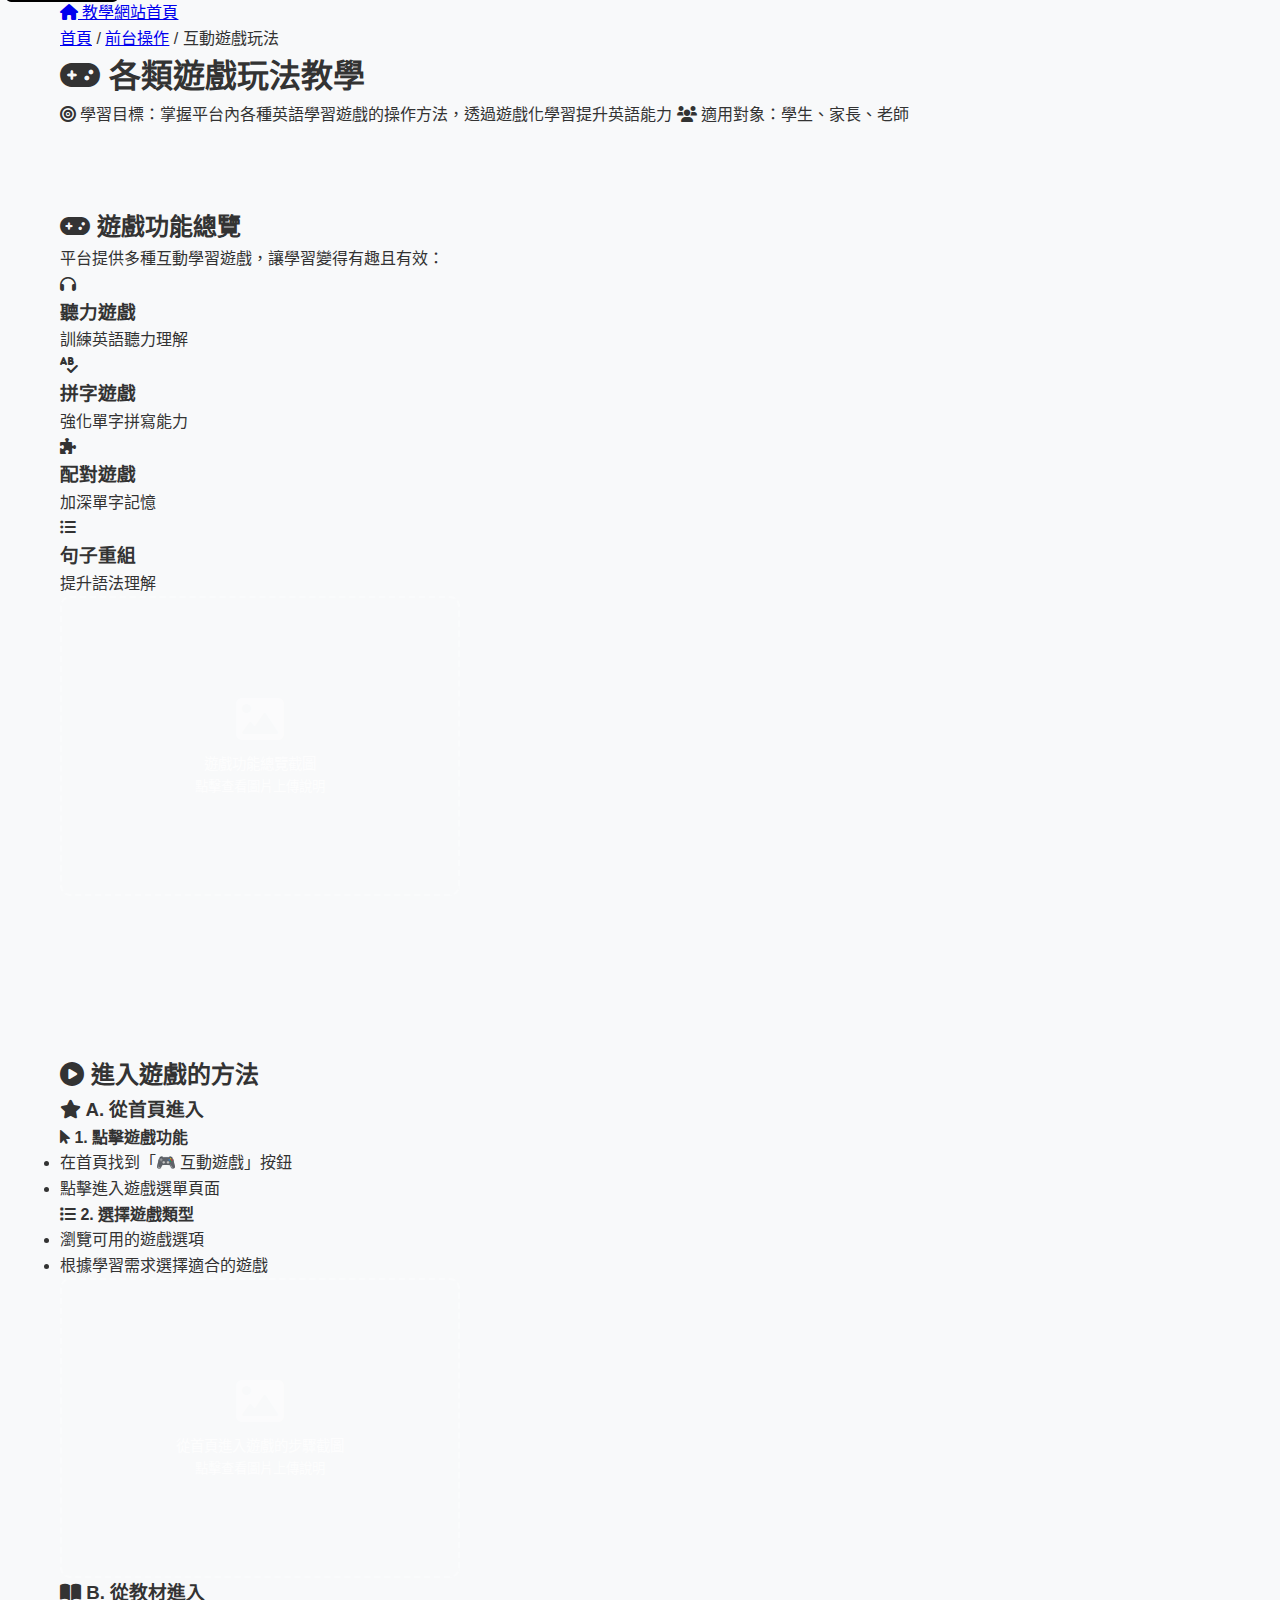
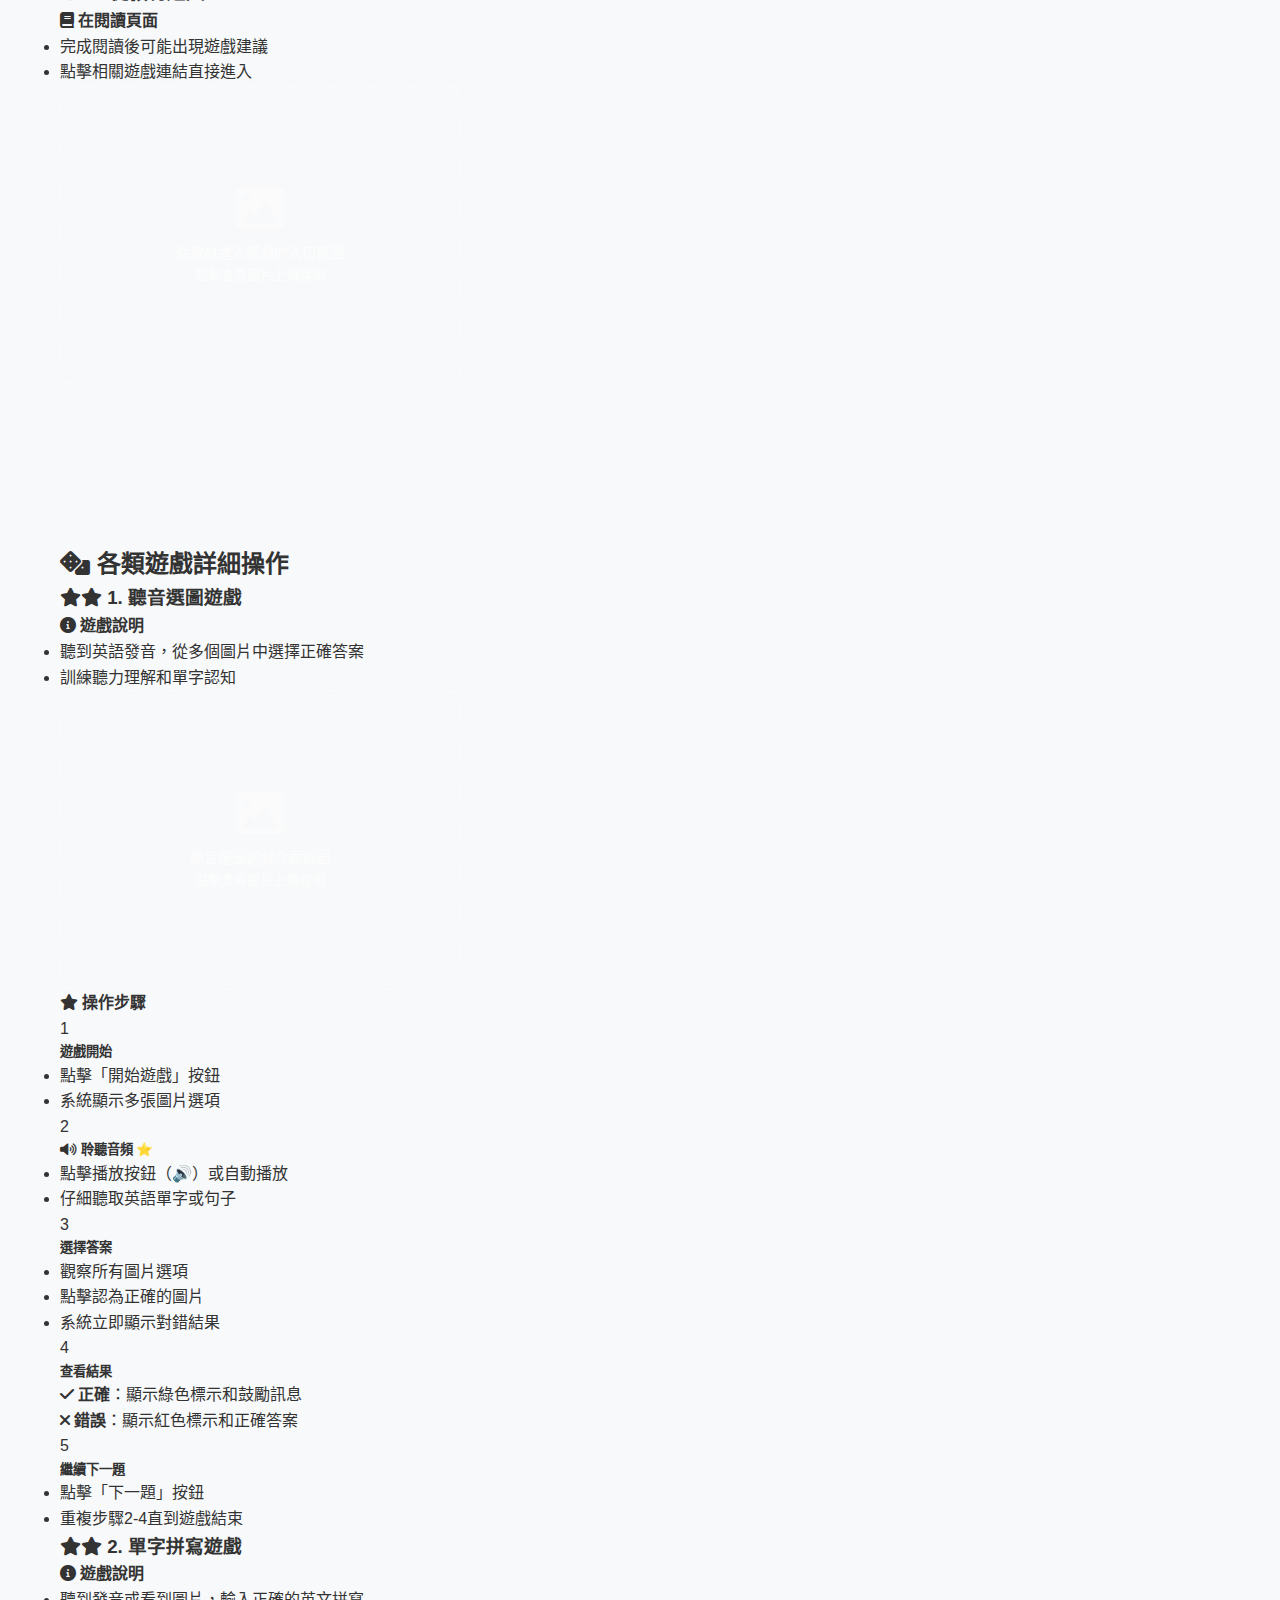
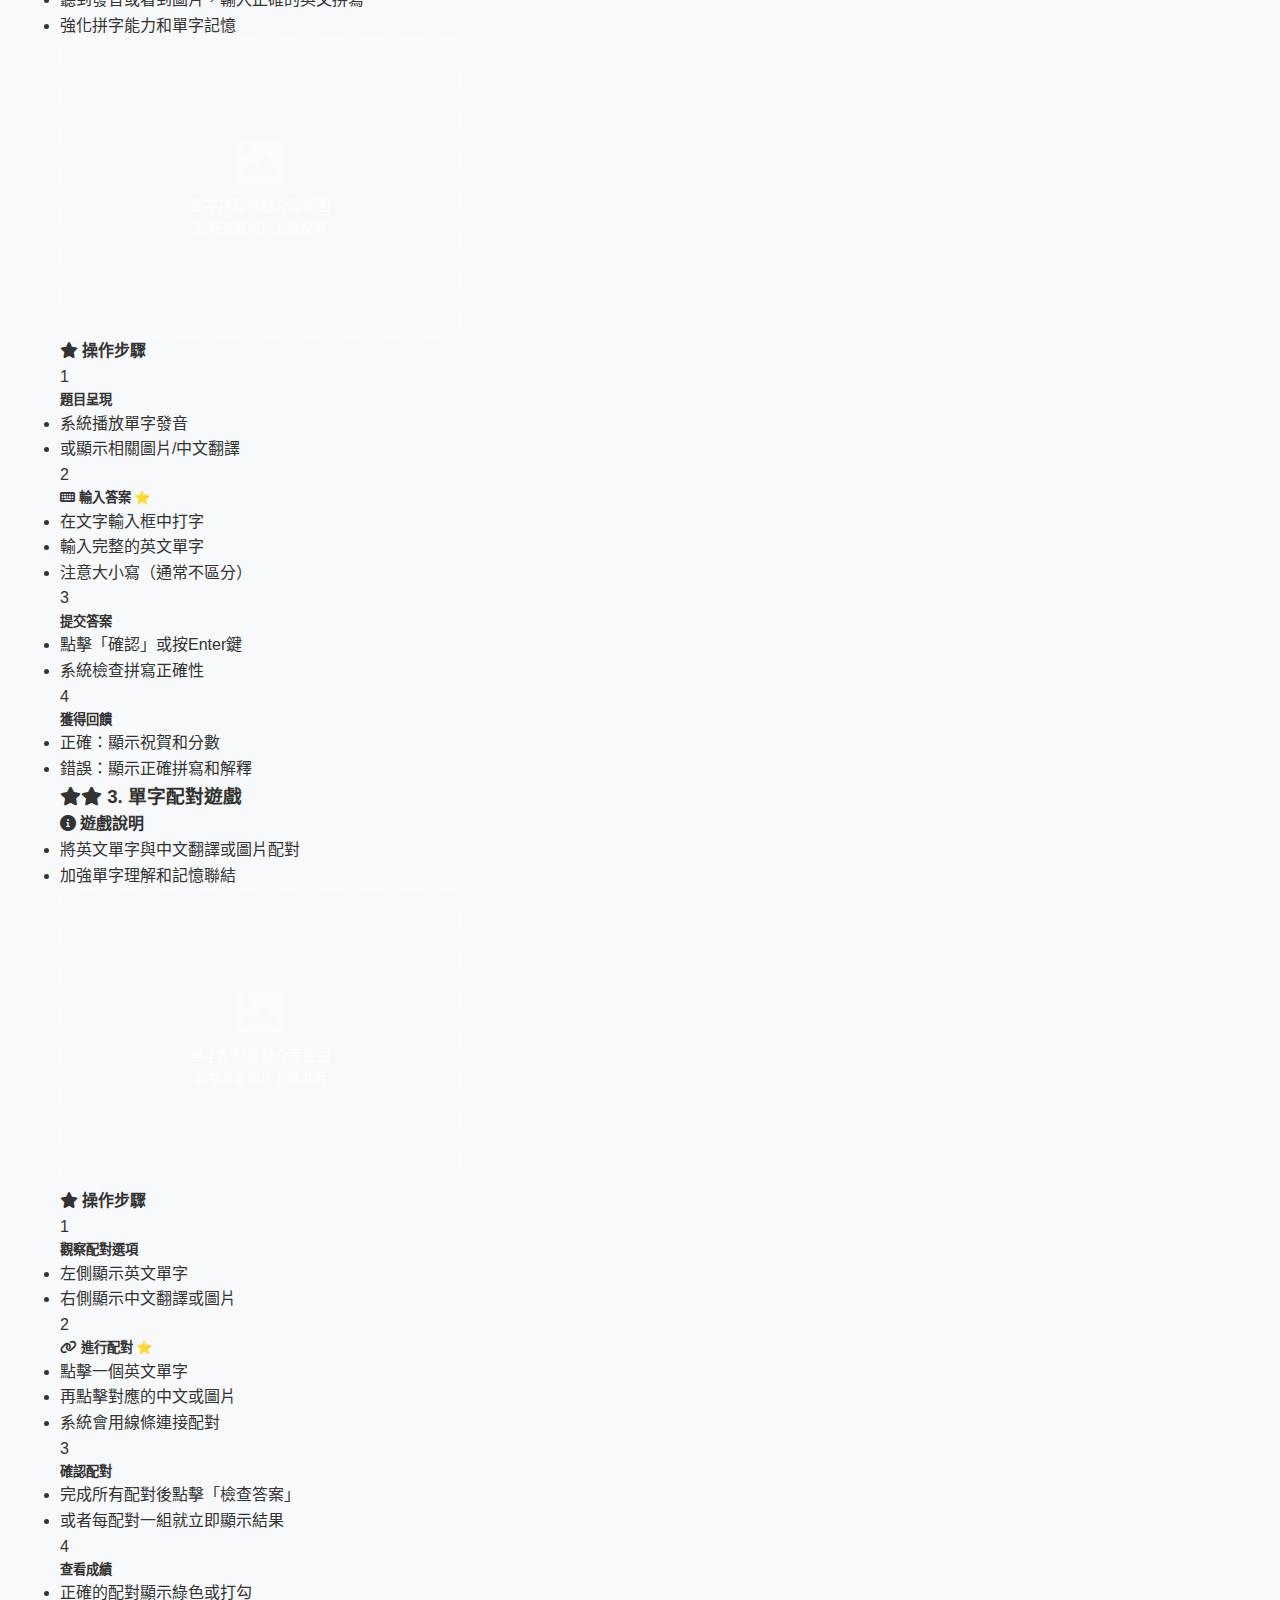
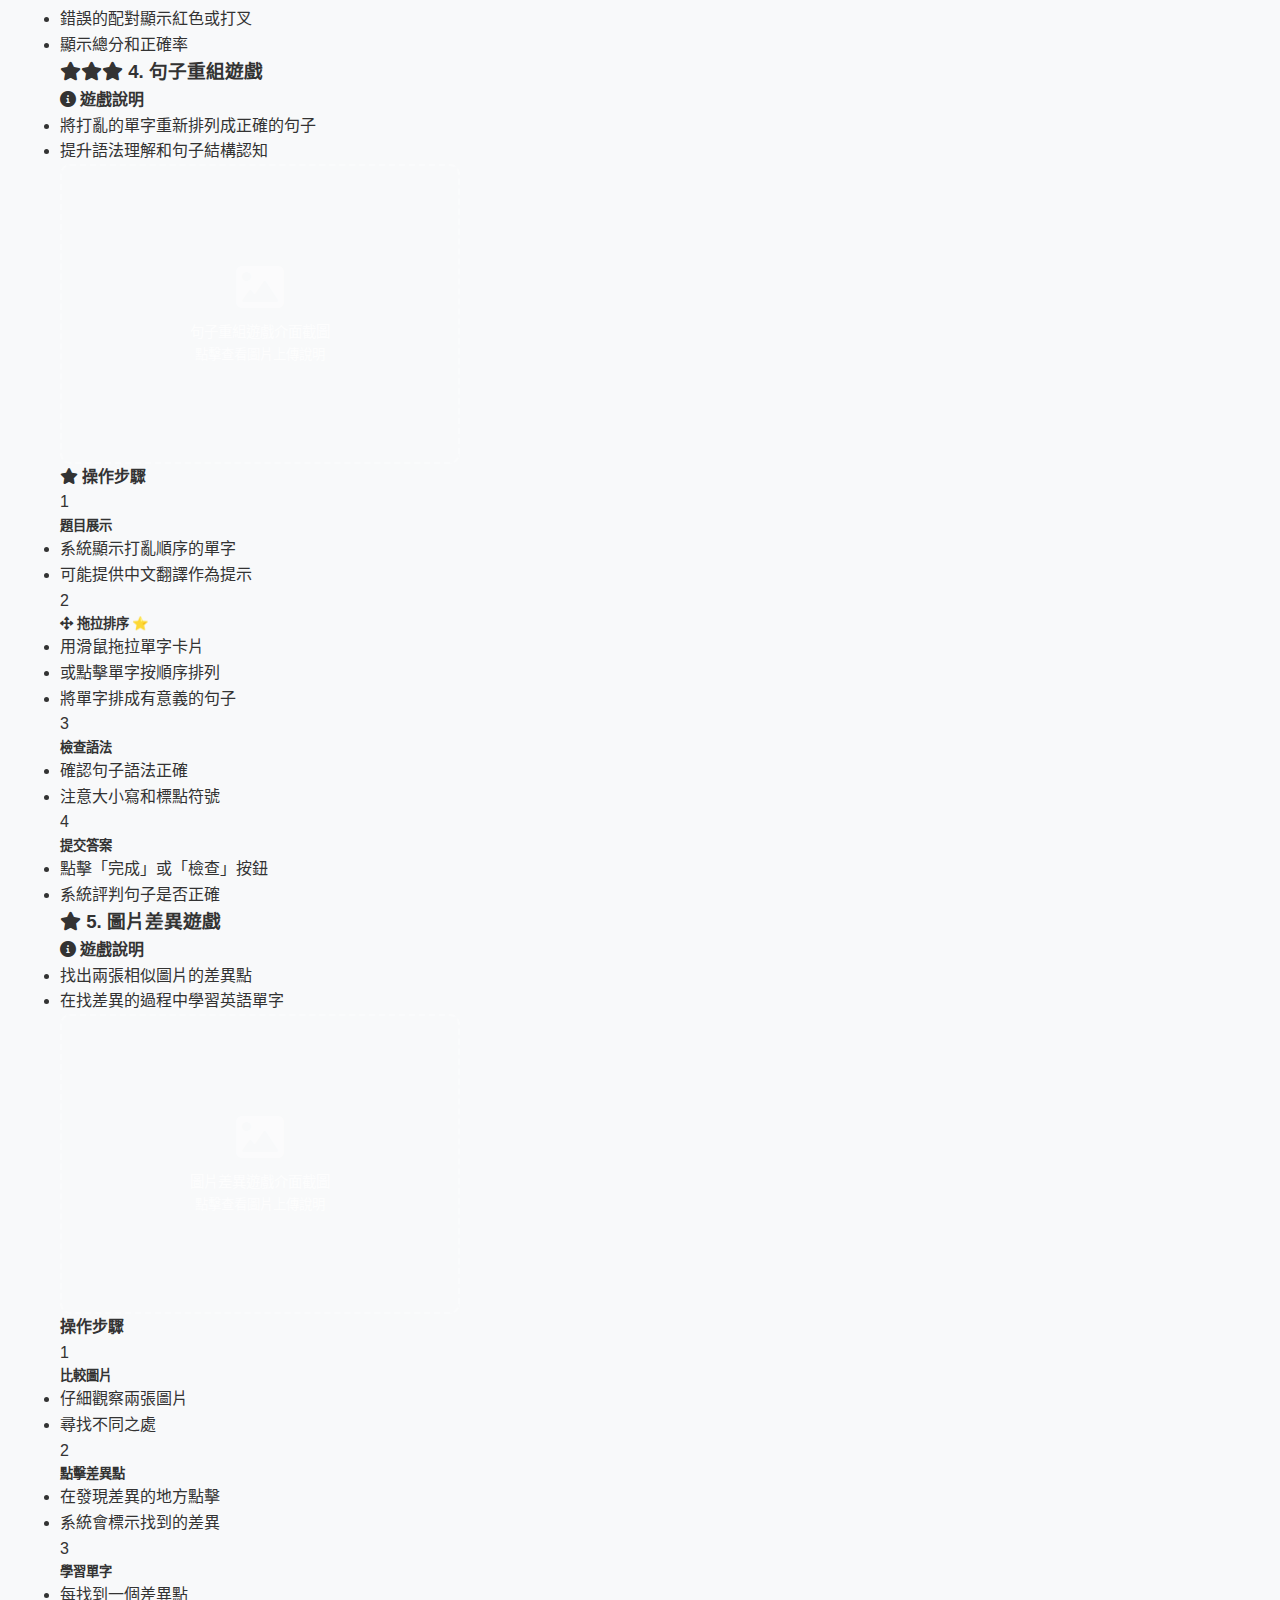
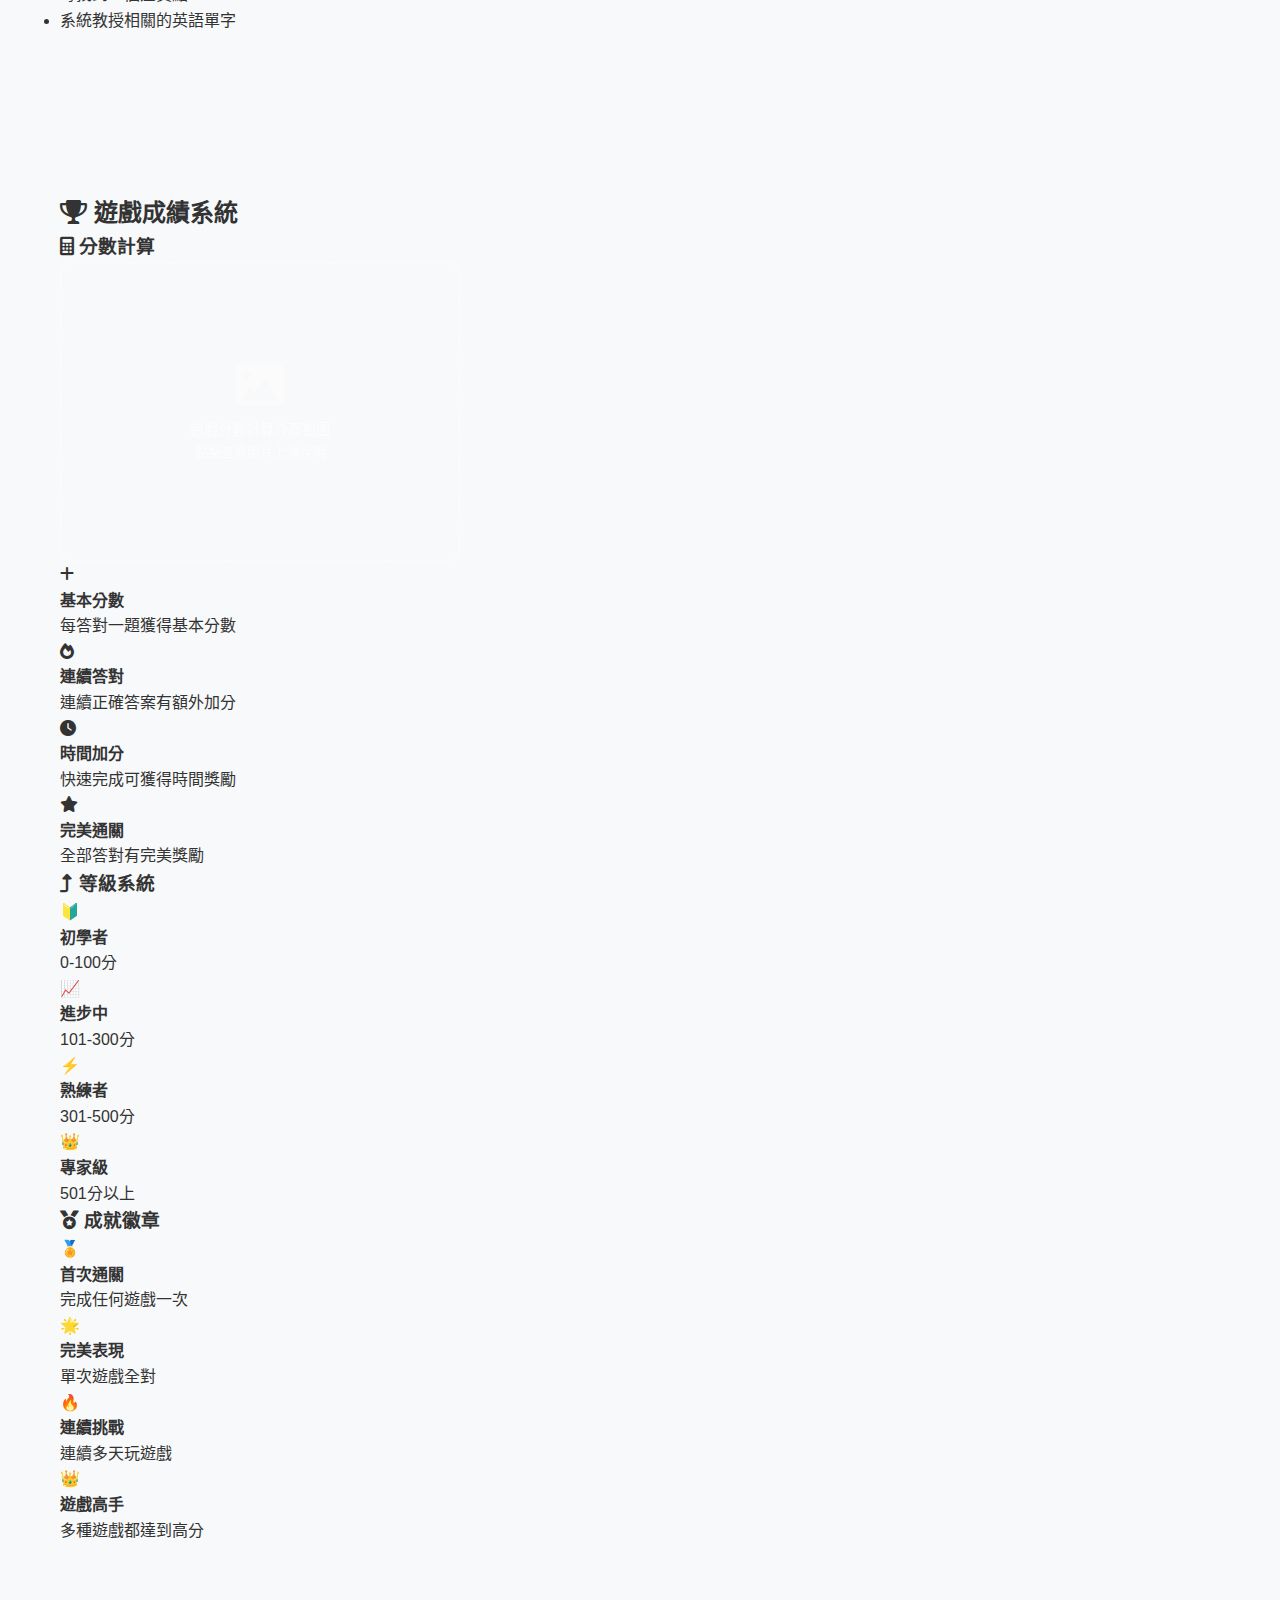
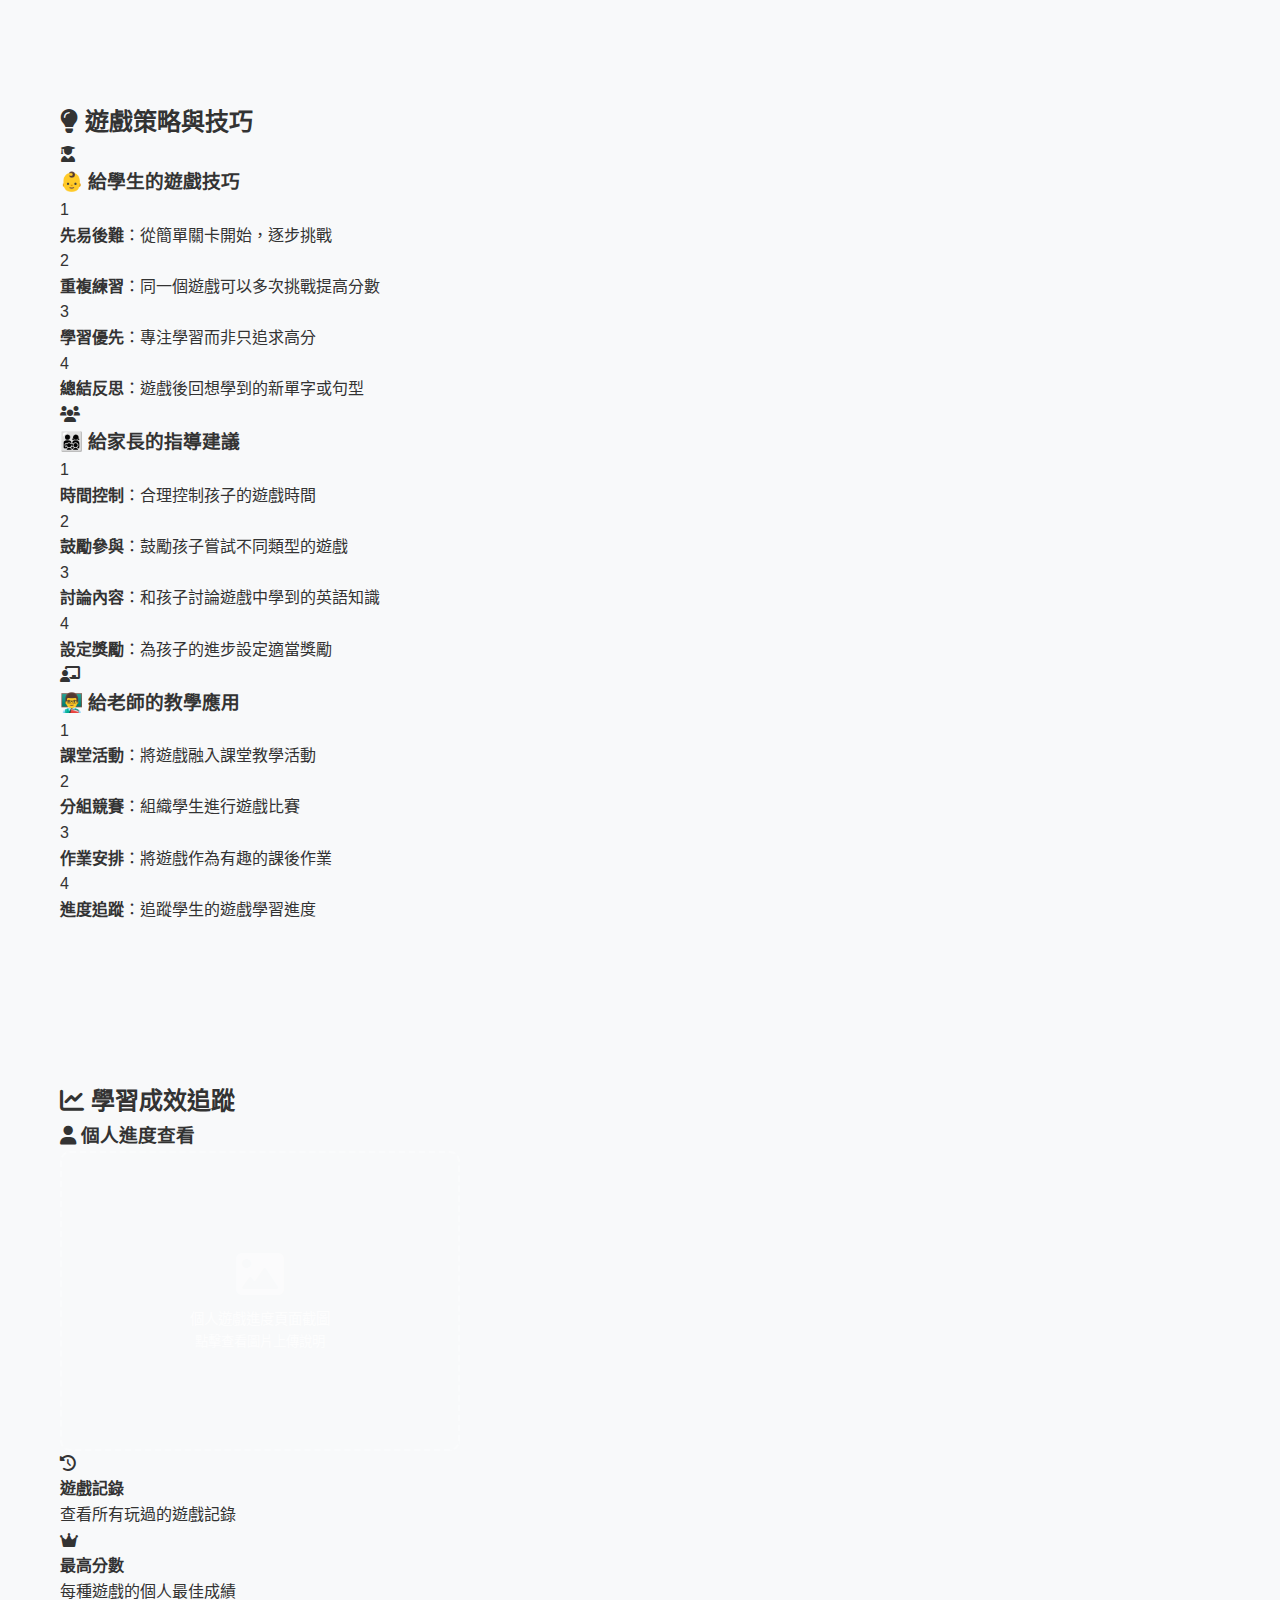
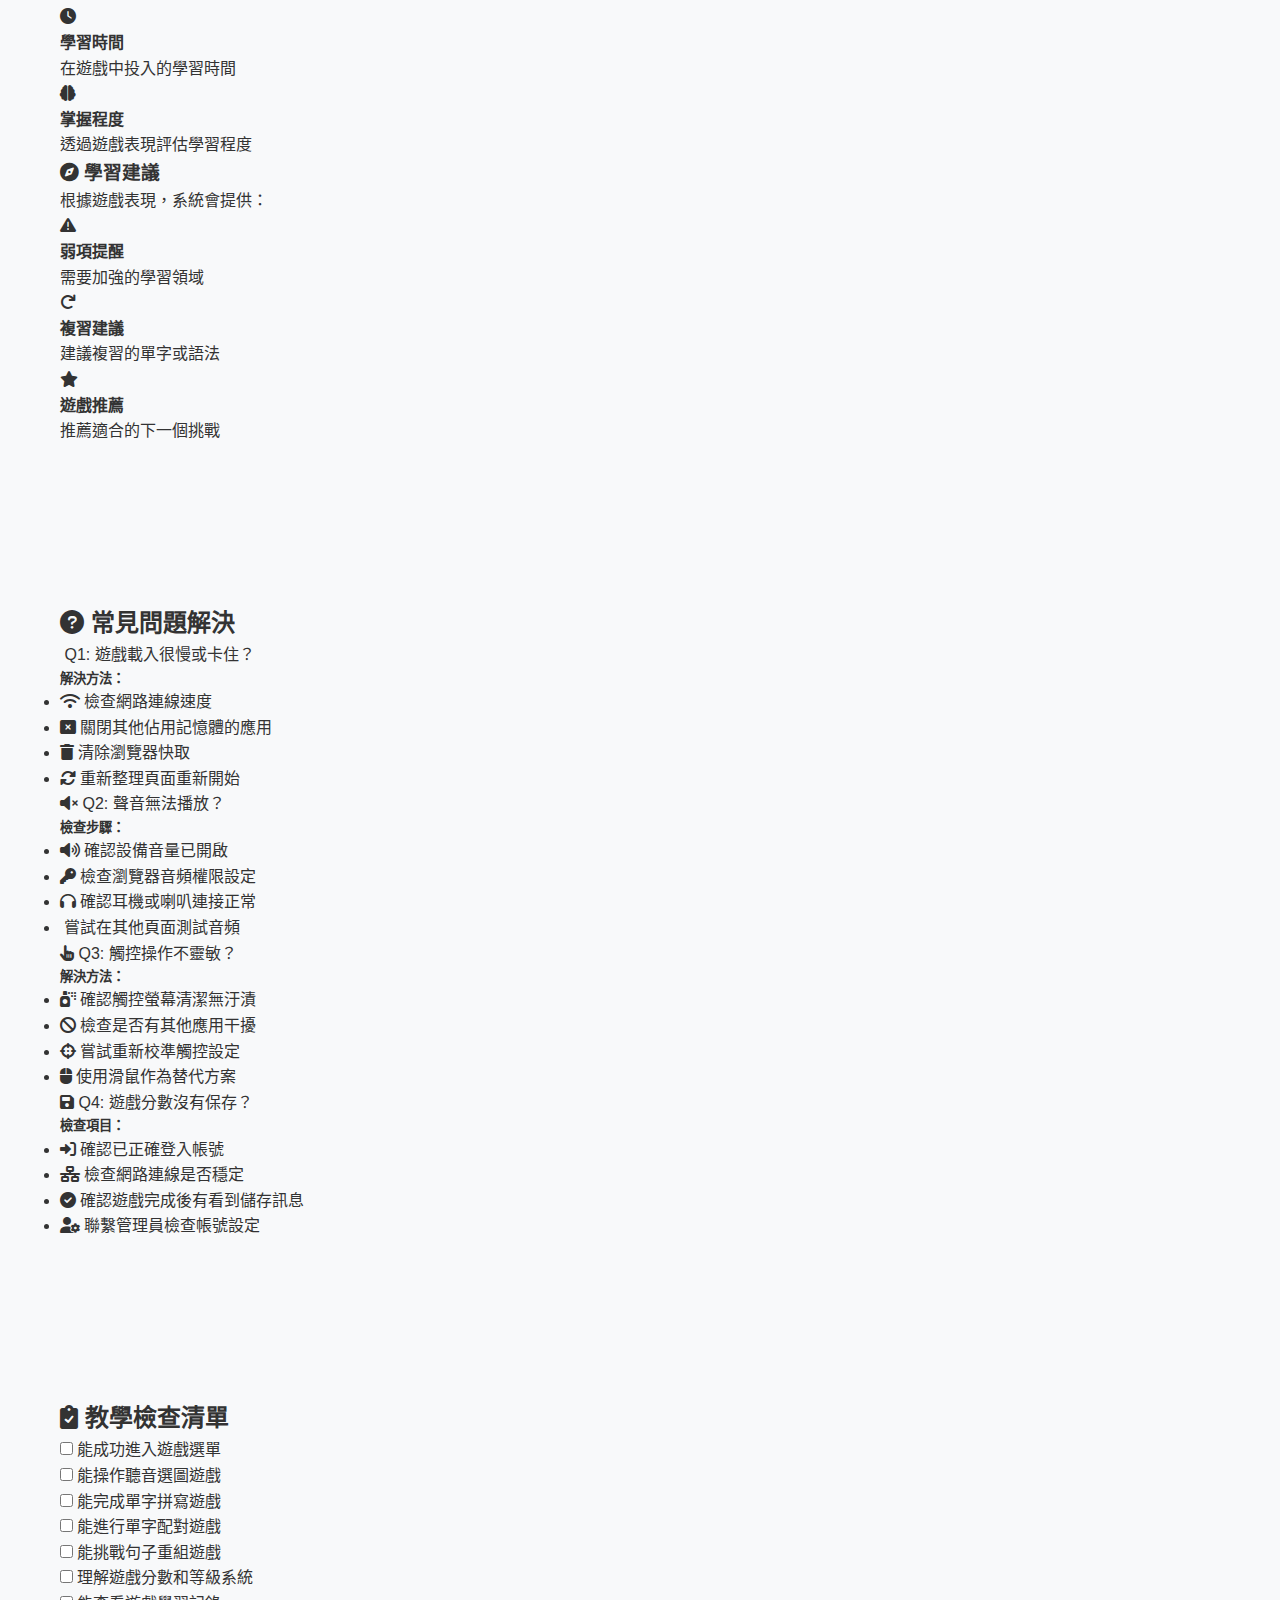
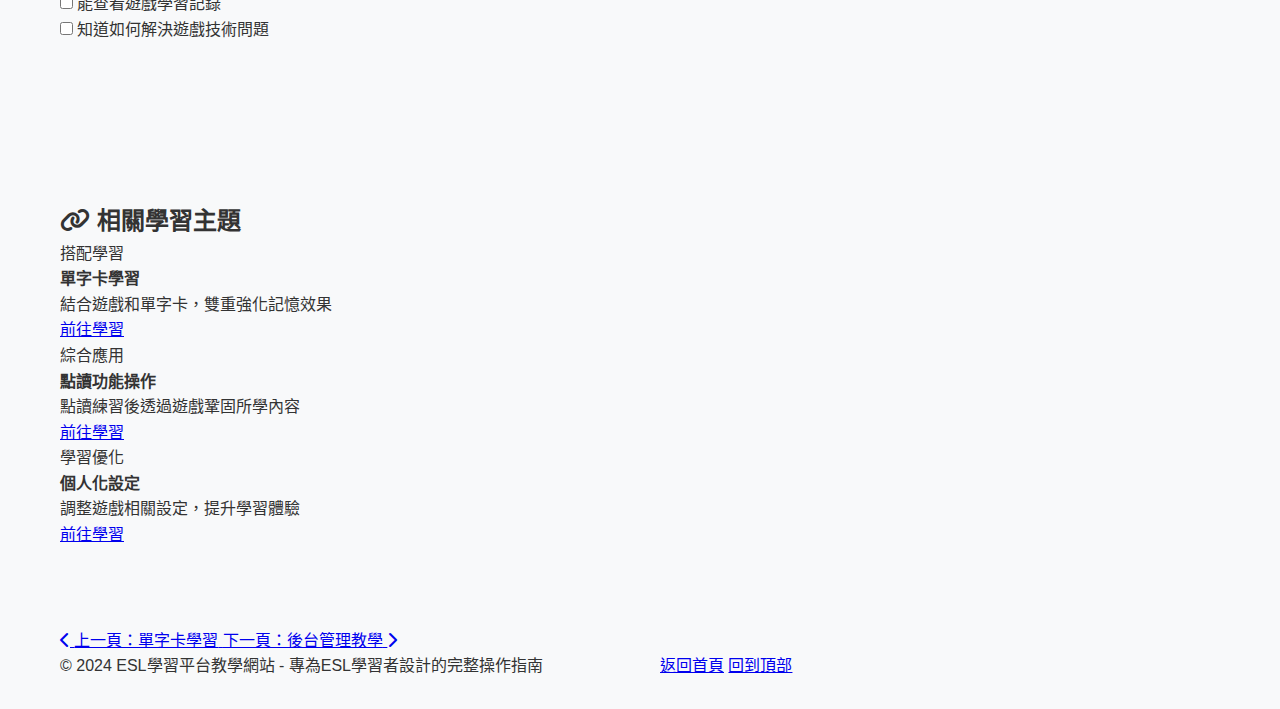
<file: frontend/games-guide.html>
<!DOCTYPE html>
<html lang="zh-TW">
<head>
    <meta charset="UTF-8">
    <meta name="viewport" content="width=device-width, initial-scale=1.0">
    <title>互動遊戲玩法 - ESL學習平台教學網站</title>
    <link rel="stylesheet" href="../assets/css/style.css">
    <link rel="stylesheet" href="https://cdnjs.cloudflare.com/ajax/libs/font-awesome/6.0.0/css/all.min.css">
</head>
<body>
    <div class="container">
        <!-- 頂部導航 -->
        <nav class="top-nav">
            <a href="../index.html" class="nav-logo">
                <i class="fas fa-home"></i>
                教學網站首頁
            </a>
            <div class="nav-toggle">
                <span></span>
                <span></span>
                <span></span>
            </div>
        </nav>

        <!-- 主要內容 -->
        <main class="main-content">
            <!-- 頁面標題 -->
            <header class="page-header">
                <div class="breadcrumb">
                    <a href="../index.html">首頁</a>
                    <span>/</span>
                    <a href="../index.html#frontend">前台操作</a>
                    <span>/</span>
                    <span>互動遊戲玩法</span>
                </div>
                <h1><i class="fas fa-gamepad"></i> 各類遊戲玩法教學</h1>
                <div class="page-meta">
                    <span class="tag"><i class="fas fa-bullseye"></i> 學習目標：掌握平台內各種英語學習遊戲的操作方法，透過遊戲化學習提升英語能力</span>
                    <span class="tag"><i class="fas fa-users"></i> 適用對象：學生、家長、老師</span>
                </div>
            </header>

            <!-- 遊戲功能總覽 -->
            <section class="content-section">
                <h2><i class="fas fa-gamepad"></i> 遊戲功能總覽</h2>
                <div class="topic-card">
                    <p>平台提供多種互動學習遊戲，讓學習變得有趣且有效：</p>
                    <div class="game-types">
                        <div class="game-type-card">
                            <div class="game-icon"><i class="fas fa-headphones"></i></div>
                            <h3>聽力遊戲</h3>
                            <p>訓練英語聽力理解</p>
                        </div>
                        <div class="game-type-card">
                            <div class="game-icon"><i class="fas fa-spell-check"></i></div>
                            <h3>拼字遊戲</h3>
                            <p>強化單字拼寫能力</p>
                        </div>
                        <div class="game-type-card">
                            <div class="game-icon"><i class="fas fa-puzzle-piece"></i></div>
                            <h3>配對遊戲</h3>
                            <p>加深單字記憶</p>
                        </div>
                        <div class="game-type-card">
                            <div class="game-icon"><i class="fas fa-list-ul"></i></div>
                            <h3>句子重組</h3>
                            <p>提升語法理解</p>
                        </div>
                    </div>

                    <div class="image-placeholder" onclick="showImageUploadInstructions(this)">
                        <i class="fas fa-image"></i>
                        <p>遊戲功能總覽截圖</p>
                        <small>點擊查看圖片上傳說明</small>
                    </div>
                </div>
            </section>

            <!-- 進入遊戲的方法 -->
            <section class="content-section">
                <h2><i class="fas fa-play-circle"></i> 進入遊戲的方法</h2>

                <!-- 從首頁進入 -->
                <div class="topic-card">
                    <h3><i class="fas fa-star"></i> A. 從首頁進入</h3>
                    
                    <div class="entry-methods">
                        <div class="method-step">
                            <h4><i class="fas fa-mouse-pointer"></i> 1. 點擊遊戲功能</h4>
                            <ul>
                                <li>在首頁找到「🎮 互動遊戲」按鈕</li>
                                <li>點擊進入遊戲選單頁面</li>
                            </ul>
                        </div>

                        <div class="method-step">
                            <h4><i class="fas fa-list"></i> 2. 選擇遊戲類型</h4>
                            <ul>
                                <li>瀏覽可用的遊戲選項</li>
                                <li>根據學習需求選擇適合的遊戲</li>
                            </ul>
                        </div>
                    </div>

                    <div class="image-placeholder" onclick="showImageUploadInstructions(this)">
                        <i class="fas fa-image"></i>
                        <p>從首頁進入遊戲的步驟截圖</p>
                        <small>點擊查看圖片上傳說明</small>
                    </div>
                </div>

                <!-- 從教材進入 -->
                <div class="topic-card">
                    <h3><i class="fas fa-book-open"></i> B. 從教材進入</h3>
                    
                    <div class="method-step">
                        <h4><i class="fas fa-book"></i> 在閱讀頁面</h4>
                        <ul>
                            <li>完成閱讀後可能出現遊戲建議</li>
                            <li>點擊相關遊戲連結直接進入</li>
                        </ul>
                    </div>

                    <div class="image-placeholder" onclick="showImageUploadInstructions(this)">
                        <i class="fas fa-image"></i>
                        <p>從教材進入遊戲的入口截圖</p>
                        <small>點擊查看圖片上傳說明</small>
                    </div>
                </div>
            </section>

            <!-- 各類遊戲詳細操作 -->
            <section class="content-section">
                <h2><i class="fas fa-dice"></i> 各類遊戲詳細操作</h2>

                <!-- 聽音選圖遊戲 -->
                <div class="game-detail-card">
                    <h3><i class="fas fa-star"></i><i class="fas fa-star"></i> 1. 聽音選圖遊戲</h3>
                    
                    <div class="game-description">
                        <h4><i class="fas fa-info-circle"></i> 遊戲說明</h4>
                        <ul>
                            <li>聽到英語發音，從多個圖片中選擇正確答案</li>
                            <li>訓練聽力理解和單字認知</li>
                        </ul>
                    </div>

                    <div class="image-placeholder" onclick="showImageUploadInstructions(this)">
                        <i class="fas fa-image"></i>
                        <p>聽音選圖遊戲介面截圖</p>
                        <small>點擊查看圖片上傳說明</small>
                    </div>

                    <div class="game-steps">
                        <h4><i class="fas fa-star"></i> 操作步驟</h4>
                        <div class="step-sequence">
                            <div class="game-step">
                                <div class="step-number">1</div>
                                <div class="step-content">
                                    <h5>遊戲開始</h5>
                                    <ul>
                                        <li>點擊「開始遊戲」按鈕</li>
                                        <li>系統顯示多張圖片選項</li>
                                    </ul>
                                </div>
                            </div>

                            <div class="game-step">
                                <div class="step-number">2</div>
                                <div class="step-content">
                                    <h5><i class="fas fa-volume-up"></i> 聆聽音頻 ⭐</h5>
                                    <ul>
                                        <li>點擊播放按鈕（🔊）或自動播放</li>
                                        <li>仔細聽取英語單字或句子</li>
                                    </ul>
                                </div>
                            </div>

                            <div class="game-step">
                                <div class="step-number">3</div>
                                <div class="step-content">
                                    <h5>選擇答案</h5>
                                    <ul>
                                        <li>觀察所有圖片選項</li>
                                        <li>點擊認為正確的圖片</li>
                                        <li>系統立即顯示對錯結果</li>
                                    </ul>
                                </div>
                            </div>

                            <div class="game-step">
                                <div class="step-number">4</div>
                                <div class="step-content">
                                    <h5>查看結果</h5>
                                    <div class="result-types">
                                        <div class="result-item correct">
                                            <i class="fas fa-check"></i>
                                            <span><strong>正確</strong>：顯示綠色標示和鼓勵訊息</span>
                                        </div>
                                        <div class="result-item incorrect">
                                            <i class="fas fa-times"></i>
                                            <span><strong>錯誤</strong>：顯示紅色標示和正確答案</span>
                                        </div>
                                    </div>
                                </div>
                            </div>

                            <div class="game-step">
                                <div class="step-number">5</div>
                                <div class="step-content">
                                    <h5>繼續下一題</h5>
                                    <ul>
                                        <li>點擊「下一題」按鈕</li>
                                        <li>重複步驟2-4直到遊戲結束</li>
                                    </ul>
                                </div>
                            </div>
                        </div>
                    </div>
                </div>

                <!-- 單字拼寫遊戲 -->
                <div class="game-detail-card">
                    <h3><i class="fas fa-star"></i><i class="fas fa-star"></i> 2. 單字拼寫遊戲</h3>
                    
                    <div class="game-description">
                        <h4><i class="fas fa-info-circle"></i> 遊戲說明</h4>
                        <ul>
                            <li>聽到發音或看到圖片，輸入正確的英文拼寫</li>
                            <li>強化拼字能力和單字記憶</li>
                        </ul>
                    </div>

                    <div class="image-placeholder" onclick="showImageUploadInstructions(this)">
                        <i class="fas fa-image"></i>
                        <p>單字拼寫遊戲介面截圖</p>
                        <small>點擊查看圖片上傳說明</small>
                    </div>

                    <div class="game-steps">
                        <h4><i class="fas fa-star"></i> 操作步驟</h4>
                        <div class="step-sequence">
                            <div class="game-step">
                                <div class="step-number">1</div>
                                <div class="step-content">
                                    <h5>題目呈現</h5>
                                    <ul>
                                        <li>系統播放單字發音</li>
                                        <li>或顯示相關圖片/中文翻譯</li>
                                    </ul>
                                </div>
                            </div>

                            <div class="game-step">
                                <div class="step-number">2</div>
                                <div class="step-content">
                                    <h5><i class="fas fa-keyboard"></i> 輸入答案 ⭐</h5>
                                    <ul>
                                        <li>在文字輸入框中打字</li>
                                        <li>輸入完整的英文單字</li>
                                        <li>注意大小寫（通常不區分）</li>
                                    </ul>
                                </div>
                            </div>

                            <div class="game-step">
                                <div class="step-number">3</div>
                                <div class="step-content">
                                    <h5>提交答案</h5>
                                    <ul>
                                        <li>點擊「確認」或按Enter鍵</li>
                                        <li>系統檢查拼寫正確性</li>
                                    </ul>
                                </div>
                            </div>

                            <div class="game-step">
                                <div class="step-number">4</div>
                                <div class="step-content">
                                    <h5>獲得回饋</h5>
                                    <ul>
                                        <li>正確：顯示祝賀和分數</li>
                                        <li>錯誤：顯示正確拼寫和解釋</li>
                                    </ul>
                                </div>
                            </div>
                        </div>
                    </div>
                </div>

                <!-- 單字配對遊戲 -->
                <div class="game-detail-card">
                    <h3><i class="fas fa-star"></i><i class="fas fa-star"></i> 3. 單字配對遊戲</h3>
                    
                    <div class="game-description">
                        <h4><i class="fas fa-info-circle"></i> 遊戲說明</h4>
                        <ul>
                            <li>將英文單字與中文翻譯或圖片配對</li>
                            <li>加強單字理解和記憶聯結</li>
                        </ul>
                    </div>

                    <div class="image-placeholder" onclick="showImageUploadInstructions(this)">
                        <i class="fas fa-image"></i>
                        <p>單字配對遊戲介面截圖</p>
                        <small>點擊查看圖片上傳說明</small>
                    </div>

                    <div class="game-steps">
                        <h4><i class="fas fa-star"></i> 操作步驟</h4>
                        <div class="step-sequence">
                            <div class="game-step">
                                <div class="step-number">1</div>
                                <div class="step-content">
                                    <h5>觀察配對選項</h5>
                                    <ul>
                                        <li>左側顯示英文單字</li>
                                        <li>右側顯示中文翻譯或圖片</li>
                                    </ul>
                                </div>
                            </div>

                            <div class="game-step">
                                <div class="step-number">2</div>
                                <div class="step-content">
                                    <h5><i class="fas fa-link"></i> 進行配對 ⭐</h5>
                                    <ul>
                                        <li>點擊一個英文單字</li>
                                        <li>再點擊對應的中文或圖片</li>
                                        <li>系統會用線條連接配對</li>
                                    </ul>
                                </div>
                            </div>

                            <div class="game-step">
                                <div class="step-number">3</div>
                                <div class="step-content">
                                    <h5>確認配對</h5>
                                    <ul>
                                        <li>完成所有配對後點擊「檢查答案」</li>
                                        <li>或者每配對一組就立即顯示結果</li>
                                    </ul>
                                </div>
                            </div>

                            <div class="game-step">
                                <div class="step-number">4</div>
                                <div class="step-content">
                                    <h5>查看成績</h5>
                                    <ul>
                                        <li>正確的配對顯示綠色或打勾</li>
                                        <li>錯誤的配對顯示紅色或打叉</li>
                                        <li>顯示總分和正確率</li>
                                    </ul>
                                </div>
                            </div>
                        </div>
                    </div>
                </div>

                <!-- 句子重組遊戲 -->
                <div class="game-detail-card">
                    <h3><i class="fas fa-star"></i><i class="fas fa-star"></i><i class="fas fa-star"></i> 4. 句子重組遊戲</h3>
                    
                    <div class="game-description">
                        <h4><i class="fas fa-info-circle"></i> 遊戲說明</h4>
                        <ul>
                            <li>將打亂的單字重新排列成正確的句子</li>
                            <li>提升語法理解和句子結構認知</li>
                        </ul>
                    </div>

                    <div class="image-placeholder" onclick="showImageUploadInstructions(this)">
                        <i class="fas fa-image"></i>
                        <p>句子重組遊戲介面截圖</p>
                        <small>點擊查看圖片上傳說明</small>
                    </div>

                    <div class="game-steps">
                        <h4><i class="fas fa-star"></i> 操作步驟</h4>
                        <div class="step-sequence">
                            <div class="game-step">
                                <div class="step-number">1</div>
                                <div class="step-content">
                                    <h5>題目展示</h5>
                                    <ul>
                                        <li>系統顯示打亂順序的單字</li>
                                        <li>可能提供中文翻譯作為提示</li>
                                    </ul>
                                </div>
                            </div>

                            <div class="game-step">
                                <div class="step-number">2</div>
                                <div class="step-content">
                                    <h5><i class="fas fa-arrows-alt"></i> 拖拉排序 ⭐</h5>
                                    <ul>
                                        <li>用滑鼠拖拉單字卡片</li>
                                        <li>或點擊單字按順序排列</li>
                                        <li>將單字排成有意義的句子</li>
                                    </ul>
                                </div>
                            </div>

                            <div class="game-step">
                                <div class="step-number">3</div>
                                <div class="step-content">
                                    <h5>檢查語法</h5>
                                    <ul>
                                        <li>確認句子語法正確</li>
                                        <li>注意大小寫和標點符號</li>
                                    </ul>
                                </div>
                            </div>

                            <div class="game-step">
                                <div class="step-number">4</div>
                                <div class="step-content">
                                    <h5>提交答案</h5>
                                    <ul>
                                        <li>點擊「完成」或「檢查」按鈕</li>
                                        <li>系統評判句子是否正確</li>
                                    </ul>
                                </div>
                            </div>
                        </div>
                    </div>
                </div>

                <!-- 圖片差異遊戲 -->
                <div class="game-detail-card">
                    <h3><i class="fas fa-star"></i> 5. 圖片差異遊戲</h3>
                    
                    <div class="game-description">
                        <h4><i class="fas fa-info-circle"></i> 遊戲說明</h4>
                        <ul>
                            <li>找出兩張相似圖片的差異點</li>
                            <li>在找差異的過程中學習英語單字</li>
                        </ul>
                    </div>

                    <div class="image-placeholder" onclick="showImageUploadInstructions(this)">
                        <i class="fas fa-image"></i>
                        <p>圖片差異遊戲介面截圖</p>
                        <small>點擊查看圖片上傳說明</small>
                    </div>

                    <div class="game-steps">
                        <h4>操作步驟</h4>
                        <div class="step-sequence">
                            <div class="game-step">
                                <div class="step-number">1</div>
                                <div class="step-content">
                                    <h5>比較圖片</h5>
                                    <ul>
                                        <li>仔細觀察兩張圖片</li>
                                        <li>尋找不同之處</li>
                                    </ul>
                                </div>
                            </div>

                            <div class="game-step">
                                <div class="step-number">2</div>
                                <div class="step-content">
                                    <h5>點擊差異點</h5>
                                    <ul>
                                        <li>在發現差異的地方點擊</li>
                                        <li>系統會標示找到的差異</li>
                                    </ul>
                                </div>
                            </div>

                            <div class="game-step">
                                <div class="step-number">3</div>
                                <div class="step-content">
                                    <h5>學習單字</h5>
                                    <ul>
                                        <li>每找到一個差異點</li>
                                        <li>系統教授相關的英語單字</li>
                                    </ul>
                                </div>
                            </div>
                        </div>
                    </div>
                </div>
            </section>

            <!-- 遊戲成績系統 -->
            <section class="content-section">
                <h2><i class="fas fa-trophy"></i> 遊戲成績系統</h2>

                <div class="scoring-system">
                    <!-- 分數計算 -->
                    <div class="score-card">
                        <h3><i class="fas fa-calculator"></i> 分數計算</h3>
                        
                        <div class="image-placeholder" onclick="showImageUploadInstructions(this)">
                            <i class="fas fa-image"></i>
                            <p>遊戲分數計算介面截圖</p>
                            <small>點擊查看圖片上傳說明</small>
                        </div>

                        <div class="score-types">
                            <div class="score-item">
                                <i class="fas fa-plus"></i>
                                <div class="score-content">
                                    <h4>基本分數</h4>
                                    <p>每答對一題獲得基本分數</p>
                                </div>
                            </div>
                            <div class="score-item">
                                <i class="fas fa-fire"></i>
                                <div class="score-content">
                                    <h4>連續答對</h4>
                                    <p>連續正確答案有額外加分</p>
                                </div>
                            </div>
                            <div class="score-item">
                                <i class="fas fa-clock"></i>
                                <div class="score-content">
                                    <h4>時間加分</h4>
                                    <p>快速完成可獲得時間獎勵</p>
                                </div>
                            </div>
                            <div class="score-item">
                                <i class="fas fa-star"></i>
                                <div class="score-content">
                                    <h4>完美通關</h4>
                                    <p>全部答對有完美獎勵</p>
                                </div>
                            </div>
                        </div>
                    </div>

                    <!-- 等級系統 -->
                    <div class="level-card">
                        <h3><i class="fas fa-level-up-alt"></i> 等級系統</h3>
                        
                        <div class="level-tiers">
                            <div class="tier-item beginner">
                                <div class="tier-icon">🔰</div>
                                <h4>初學者</h4>
                                <span class="tier-range">0-100分</span>
                            </div>
                            <div class="tier-item intermediate">
                                <div class="tier-icon">📈</div>
                                <h4>進步中</h4>
                                <span class="tier-range">101-300分</span>
                            </div>
                            <div class="tier-item advanced">
                                <div class="tier-icon">⚡</div>
                                <h4>熟練者</h4>
                                <span class="tier-range">301-500分</span>
                            </div>
                            <div class="tier-item expert">
                                <div class="tier-icon">👑</div>
                                <h4>專家級</h4>
                                <span class="tier-range">501分以上</span>
                            </div>
                        </div>
                    </div>

                    <!-- 成就徽章 -->
                    <div class="achievement-card">
                        <h3><i class="fas fa-medal"></i> 成就徽章</h3>
                        
                        <div class="achievement-grid">
                            <div class="achievement-item">
                                <div class="badge">🏅</div>
                                <div class="achievement-info">
                                    <h4>首次通關</h4>
                                    <p>完成任何遊戲一次</p>
                                </div>
                            </div>
                            <div class="achievement-item">
                                <div class="badge">🌟</div>
                                <div class="achievement-info">
                                    <h4>完美表現</h4>
                                    <p>單次遊戲全對</p>
                                </div>
                            </div>
                            <div class="achievement-item">
                                <div class="badge">🔥</div>
                                <div class="achievement-info">
                                    <h4>連續挑戰</h4>
                                    <p>連續多天玩遊戲</p>
                                </div>
                            </div>
                            <div class="achievement-item">
                                <div class="badge">👑</div>
                                <div class="achievement-info">
                                    <h4>遊戲高手</h4>
                                    <p>多種遊戲都達到高分</p>
                                </div>
                            </div>
                        </div>
                    </div>
                </div>
            </section>

            <!-- 遊戲策略與技巧 -->
            <section class="content-section">
                <h2><i class="fas fa-lightbulb"></i> 遊戲策略與技巧</h2>
                
                <div class="strategy-grid">
                    <!-- 學生的遊戲技巧 -->
                    <div class="strategy-card student">
                        <div class="strategy-icon"><i class="fas fa-user-graduate"></i></div>
                        <h3>👶 給學生的遊戲技巧</h3>
                        <div class="tip-list">
                            <div class="tip-item">
                                <div class="tip-number">1</div>
                                <div class="tip-content">
                                    <strong>先易後難</strong>：從簡單關卡開始，逐步挑戰
                                </div>
                            </div>
                            <div class="tip-item">
                                <div class="tip-number">2</div>
                                <div class="tip-content">
                                    <strong>重複練習</strong>：同一個遊戲可以多次挑戰提高分數
                                </div>
                            </div>
                            <div class="tip-item">
                                <div class="tip-number">3</div>
                                <div class="tip-content">
                                    <strong>學習優先</strong>：專注學習而非只追求高分
                                </div>
                            </div>
                            <div class="tip-item">
                                <div class="tip-number">4</div>
                                <div class="tip-content">
                                    <strong>總結反思</strong>：遊戲後回想學到的新單字或句型
                                </div>
                            </div>
                        </div>
                    </div>

                    <!-- 家長的指導建議 -->
                    <div class="strategy-card parent">
                        <div class="strategy-icon"><i class="fas fa-users"></i></div>
                        <h3>👨‍👩‍👧‍👦 給家長的指導建議</h3>
                        <div class="tip-list">
                            <div class="tip-item">
                                <div class="tip-number">1</div>
                                <div class="tip-content">
                                    <strong>時間控制</strong>：合理控制孩子的遊戲時間
                                </div>
                            </div>
                            <div class="tip-item">
                                <div class="tip-number">2</div>
                                <div class="tip-content">
                                    <strong>鼓勵參與</strong>：鼓勵孩子嘗試不同類型的遊戲
                                </div>
                            </div>
                            <div class="tip-item">
                                <div class="tip-number">3</div>
                                <div class="tip-content">
                                    <strong>討論內容</strong>：和孩子討論遊戲中學到的英語知識
                                </div>
                            </div>
                            <div class="tip-item">
                                <div class="tip-number">4</div>
                                <div class="tip-content">
                                    <strong>設定獎勵</strong>：為孩子的進步設定適當獎勵
                                </div>
                            </div>
                        </div>
                    </div>

                    <!-- 老師的教學應用 -->
                    <div class="strategy-card teacher">
                        <div class="strategy-icon"><i class="fas fa-chalkboard-teacher"></i></div>
                        <h3>👨‍🏫 給老師的教學應用</h3>
                        <div class="tip-list">
                            <div class="tip-item">
                                <div class="tip-number">1</div>
                                <div class="tip-content">
                                    <strong>課堂活動</strong>：將遊戲融入課堂教學活動
                                </div>
                            </div>
                            <div class="tip-item">
                                <div class="tip-number">2</div>
                                <div class="tip-content">
                                    <strong>分組競賽</strong>：組織學生進行遊戲比賽
                                </div>
                            </div>
                            <div class="tip-item">
                                <div class="tip-number">3</div>
                                <div class="tip-content">
                                    <strong>作業安排</strong>：將遊戲作為有趣的課後作業
                                </div>
                            </div>
                            <div class="tip-item">
                                <div class="tip-number">4</div>
                                <div class="tip-content">
                                    <strong>進度追蹤</strong>：追蹤學生的遊戲學習進度
                                </div>
                            </div>
                        </div>
                    </div>
                </div>
            </section>

            <!-- 學習成效追蹤 -->
            <section class="content-section">
                <h2><i class="fas fa-chart-line"></i> 學習成效追蹤</h2>
                
                <div class="tracking-section">
                    <!-- 個人進度查看 -->
                    <div class="tracking-card">
                        <h3><i class="fas fa-user"></i> 個人進度查看</h3>
                        
                        <div class="image-placeholder" onclick="showImageUploadInstructions(this)">
                            <i class="fas fa-image"></i>
                            <p>個人遊戲進度頁面截圖</p>
                            <small>點擊查看圖片上傳說明</small>
                        </div>

                        <div class="progress-items">
                            <div class="progress-item">
                                <i class="fas fa-history"></i>
                                <div class="progress-content">
                                    <h4>遊戲記錄</h4>
                                    <p>查看所有玩過的遊戲記錄</p>
                                </div>
                            </div>
                            <div class="progress-item">
                                <i class="fas fa-crown"></i>
                                <div class="progress-content">
                                    <h4>最高分數</h4>
                                    <p>每種遊戲的個人最佳成績</p>
                                </div>
                            </div>
                            <div class="progress-item">
                                <i class="fas fa-clock"></i>
                                <div class="progress-content">
                                    <h4>學習時間</h4>
                                    <p>在遊戲中投入的學習時間</p>
                                </div>
                            </div>
                            <div class="progress-item">
                                <i class="fas fa-brain"></i>
                                <div class="progress-content">
                                    <h4>掌握程度</h4>
                                    <p>透過遊戲表現評估學習程度</p>
                                </div>
                            </div>
                        </div>
                    </div>

                    <!-- 學習建議 -->
                    <div class="tracking-card">
                        <h3><i class="fas fa-compass"></i> 學習建議</h3>
                        <p>根據遊戲表現，系統會提供：</p>
                        
                        <div class="suggestion-items">
                            <div class="suggestion-item">
                                <i class="fas fa-exclamation-triangle"></i>
                                <div class="suggestion-content">
                                    <h4>弱項提醒</h4>
                                    <p>需要加強的學習領域</p>
                                </div>
                            </div>
                            <div class="suggestion-item">
                                <i class="fas fa-redo"></i>
                                <div class="suggestion-content">
                                    <h4>複習建議</h4>
                                    <p>建議複習的單字或語法</p>
                                </div>
                            </div>
                            <div class="suggestion-item">
                                <i class="fas fa-star"></i>
                                <div class="suggestion-content">
                                    <h4>遊戲推薦</h4>
                                    <p>推薦適合的下一個挑戰</p>
                                </div>
                            </div>
                        </div>
                    </div>
                </div>
            </section>

            <!-- 常見問題解決 -->
            <section class="content-section">
                <h2><i class="fas fa-question-circle"></i> 常見問題解決</h2>
                
                <div class="faq-container">
                    <div class="faq-item">
                        <div class="faq-question">
                            <i class="fas fa-turtle"></i>
                            <span>Q1: 遊戲載入很慢或卡住？</span>
                        </div>
                        <div class="faq-answer">
                            <h5>解決方法：</h5>
                            <ul>
                                <li><i class="fas fa-wifi"></i> 檢查網路連線速度</li>
                                <li><i class="fas fa-window-close"></i> 關閉其他佔用記憶體的應用</li>
                                <li><i class="fas fa-trash"></i> 清除瀏覽器快取</li>
                                <li><i class="fas fa-sync-alt"></i> 重新整理頁面重新開始</li>
                            </ul>
                        </div>
                    </div>

                    <div class="faq-item">
                        <div class="faq-question">
                            <i class="fas fa-volume-mute"></i>
                            <span>Q2: 聲音無法播放？</span>
                        </div>
                        <div class="faq-answer">
                            <h5>檢查步驟：</h5>
                            <ul>
                                <li><i class="fas fa-volume-up"></i> 確認設備音量已開啟</li>
                                <li><i class="fas fa-key"></i> 檢查瀏覽器音頻權限設定</li>
                                <li><i class="fas fa-headphones"></i> 確認耳機或喇叭連接正常</li>
                                <li><i class="fas fa-test"></i> 嘗試在其他頁面測試音頻</li>
                            </ul>
                        </div>
                    </div>

                    <div class="faq-item">
                        <div class="faq-question">
                            <i class="fas fa-hand-pointer"></i>
                            <span>Q3: 觸控操作不靈敏？</span>
                        </div>
                        <div class="faq-answer">
                            <h5>解決方法：</h5>
                            <ul>
                                <li><i class="fas fa-spray-can"></i> 確認觸控螢幕清潔無汙漬</li>
                                <li><i class="fas fa-ban"></i> 檢查是否有其他應用干擾</li>
                                <li><i class="fas fa-crosshairs"></i> 嘗試重新校準觸控設定</li>
                                <li><i class="fas fa-mouse"></i> 使用滑鼠作為替代方案</li>
                            </ul>
                        </div>
                    </div>

                    <div class="faq-item">
                        <div class="faq-question">
                            <i class="fas fa-save"></i>
                            <span>Q4: 遊戲分數沒有保存？</span>
                        </div>
                        <div class="faq-answer">
                            <h5>檢查項目：</h5>
                            <ul>
                                <li><i class="fas fa-sign-in-alt"></i> 確認已正確登入帳號</li>
                                <li><i class="fas fa-network-wired"></i> 檢查網路連線是否穩定</li>
                                <li><i class="fas fa-check-circle"></i> 確認遊戲完成後有看到儲存訊息</li>
                                <li><i class="fas fa-user-cog"></i> 聯繫管理員檢查帳號設定</li>
                            </ul>
                        </div>
                    </div>
                </div>
            </section>

            <!-- 教學檢查清單 -->
            <section class="content-section">
                <h2><i class="fas fa-clipboard-check"></i> 教學檢查清單</h2>
                
                <div class="checklist-container">
                    <div class="checklist-item">
                        <input type="checkbox" id="games-check1">
                        <label for="games-check1">能成功進入遊戲選單</label>
                    </div>
                    <div class="checklist-item">
                        <input type="checkbox" id="games-check2">
                        <label for="games-check2">能操作聽音選圖遊戲</label>
                    </div>
                    <div class="checklist-item">
                        <input type="checkbox" id="games-check3">
                        <label for="games-check3">能完成單字拼寫遊戲</label>
                    </div>
                    <div class="checklist-item">
                        <input type="checkbox" id="games-check4">
                        <label for="games-check4">能進行單字配對遊戲</label>
                    </div>
                    <div class="checklist-item">
                        <input type="checkbox" id="games-check5">
                        <label for="games-check5">能挑戰句子重組遊戲</label>
                    </div>
                    <div class="checklist-item">
                        <input type="checkbox" id="games-check6">
                        <label for="games-check6">理解遊戲分數和等級系統</label>
                    </div>
                    <div class="checklist-item">
                        <input type="checkbox" id="games-check7">
                        <label for="games-check7">能查看遊戲學習記錄</label>
                    </div>
                    <div class="checklist-item">
                        <input type="checkbox" id="games-check8">
                        <label for="games-check8">知道如何解決遊戲技術問題</label>
                    </div>
                </div>
            </section>

            <!-- 相關學習主題 -->
            <section class="content-section">
                <h2><i class="fas fa-link"></i> 相關學習主題</h2>
                
                <div class="related-topics">
                    <div class="topic-link-card">
                        <div class="topic-type">搭配學習</div>
                        <h4>單字卡學習</h4>
                        <p>結合遊戲和單字卡，雙重強化記憶效果</p>
                        <a href="vocabulary-guide.html" class="topic-link">前往學習</a>
                    </div>
                    
                    <div class="topic-link-card">
                        <div class="topic-type">綜合應用</div>
                        <h4>點讀功能操作</h4>
                        <p>點讀練習後透過遊戲鞏固所學內容</p>
                        <a href="reading-guide.html" class="topic-link">前往學習</a>
                    </div>
                    
                    <div class="topic-link-card">
                        <div class="topic-type">學習優化</div>
                        <h4>個人化設定</h4>
                        <p>調整遊戲相關設定，提升學習體驗</p>
                        <a href="settings-guide.html" class="topic-link">前往學習</a>
                    </div>
                </div>
            </section>

            <!-- 頁面底部導航 -->
            <nav class="page-navigation">
                <a href="vocabulary-guide.html" class="nav-prev">
                    <i class="fas fa-chevron-left"></i>
                    <span>上一頁：單字卡學習</span>
                </a>
                <a href="../backend/admin-guide.html" class="nav-next">
                    <span>下一頁：後台管理教學</span>
                    <i class="fas fa-chevron-right"></i>
                </a>
            </nav>
        </main>

        <!-- 頁腳 -->
        <footer class="site-footer">
            <div class="footer-content">
                <p>&copy; 2024 ESL學習平台教學網站 - 專為ESL學習者設計的完整操作指南</p>
                <div class="footer-links">
                    <a href="../index.html">返回首頁</a>
                    <a href="#top">回到頂部</a>
                </div>
            </div>
        </footer>
    </div>

    <!-- JavaScript -->
    <script src="../assets/js/main.js"></script>
</body>
</html>
</file>
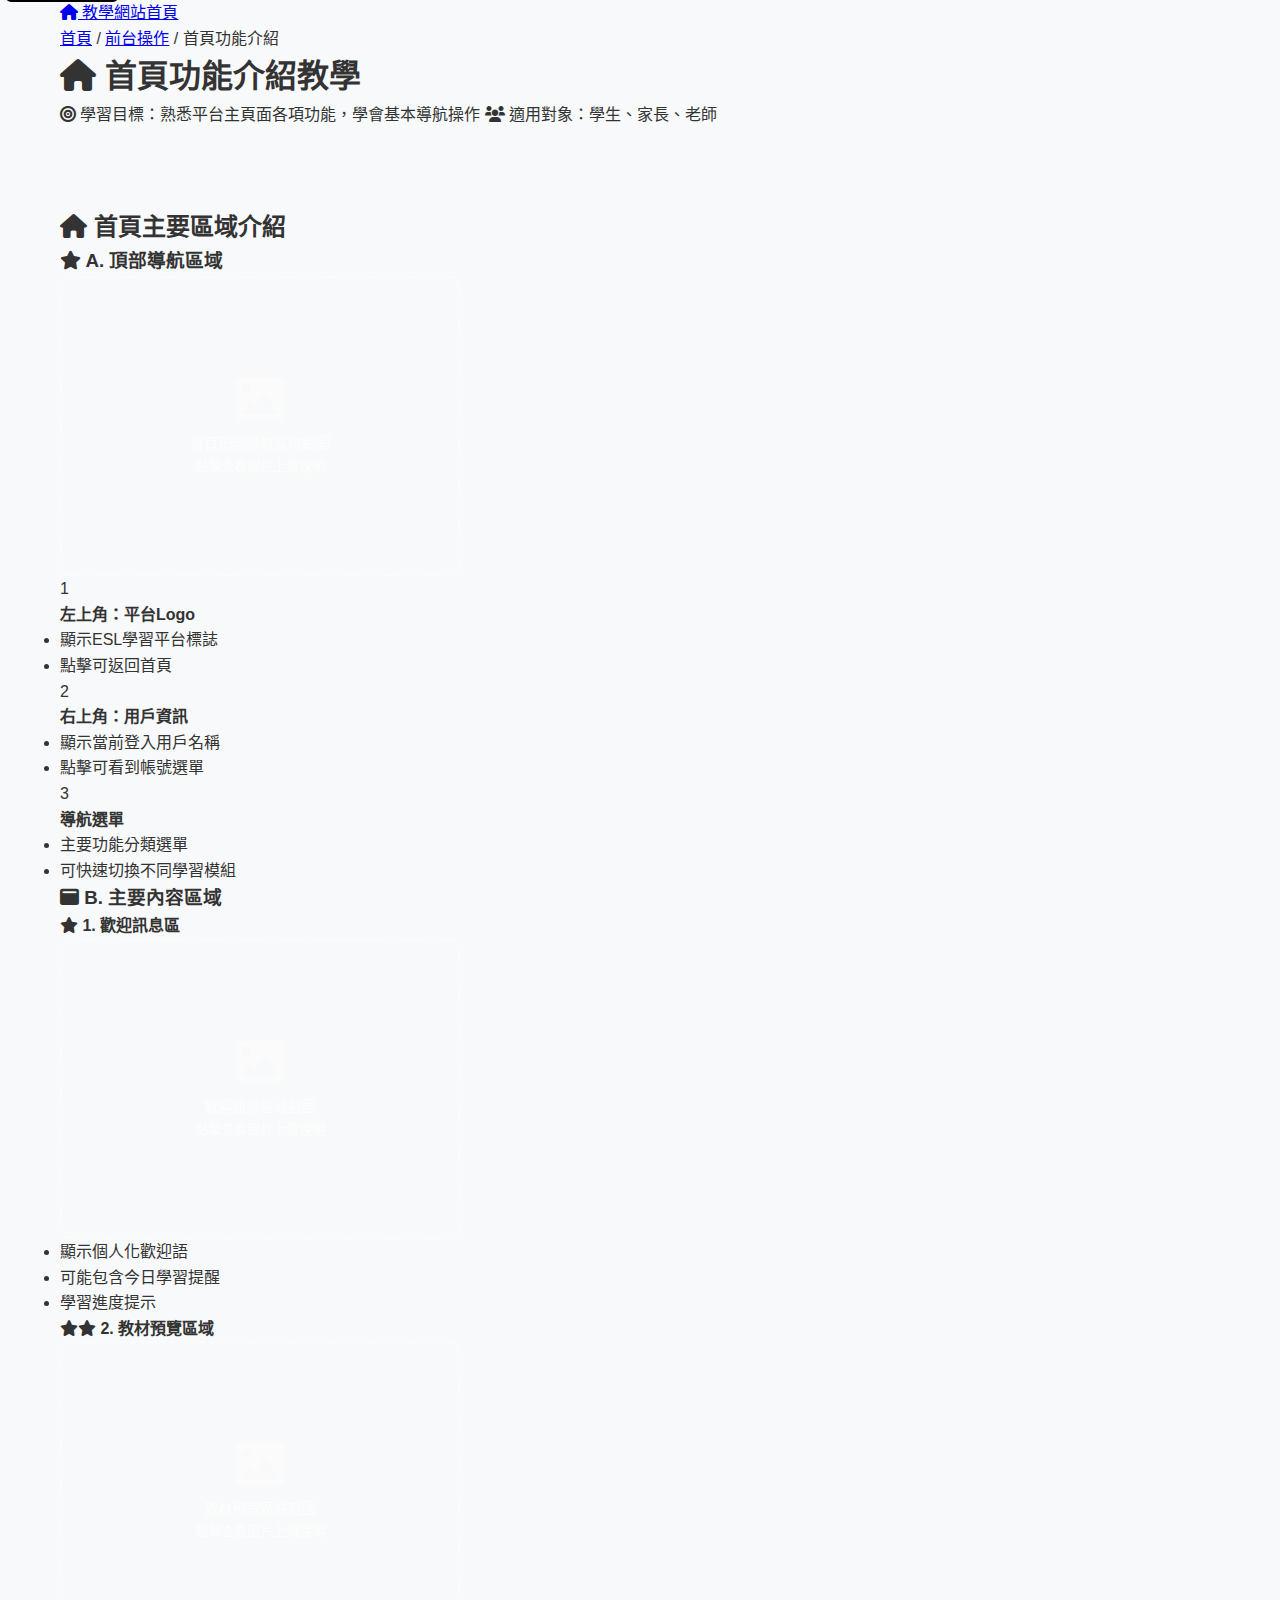
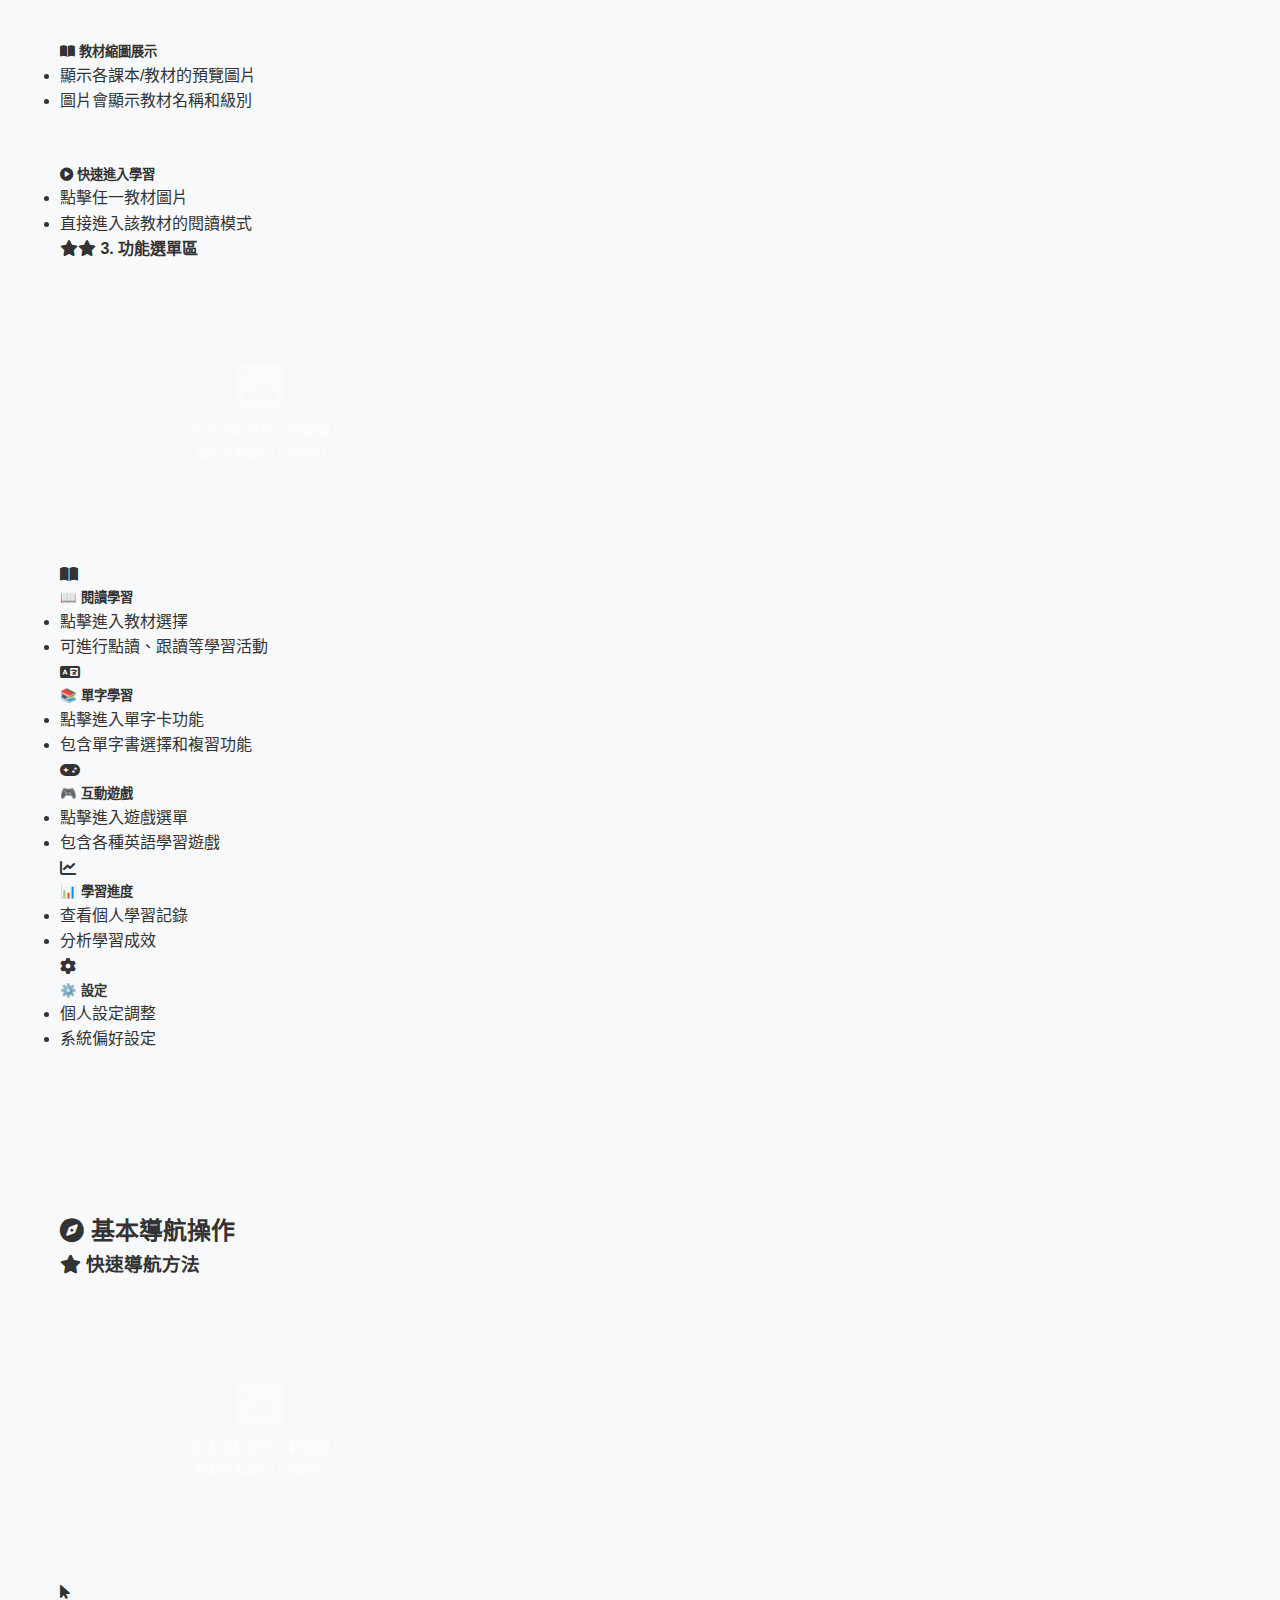
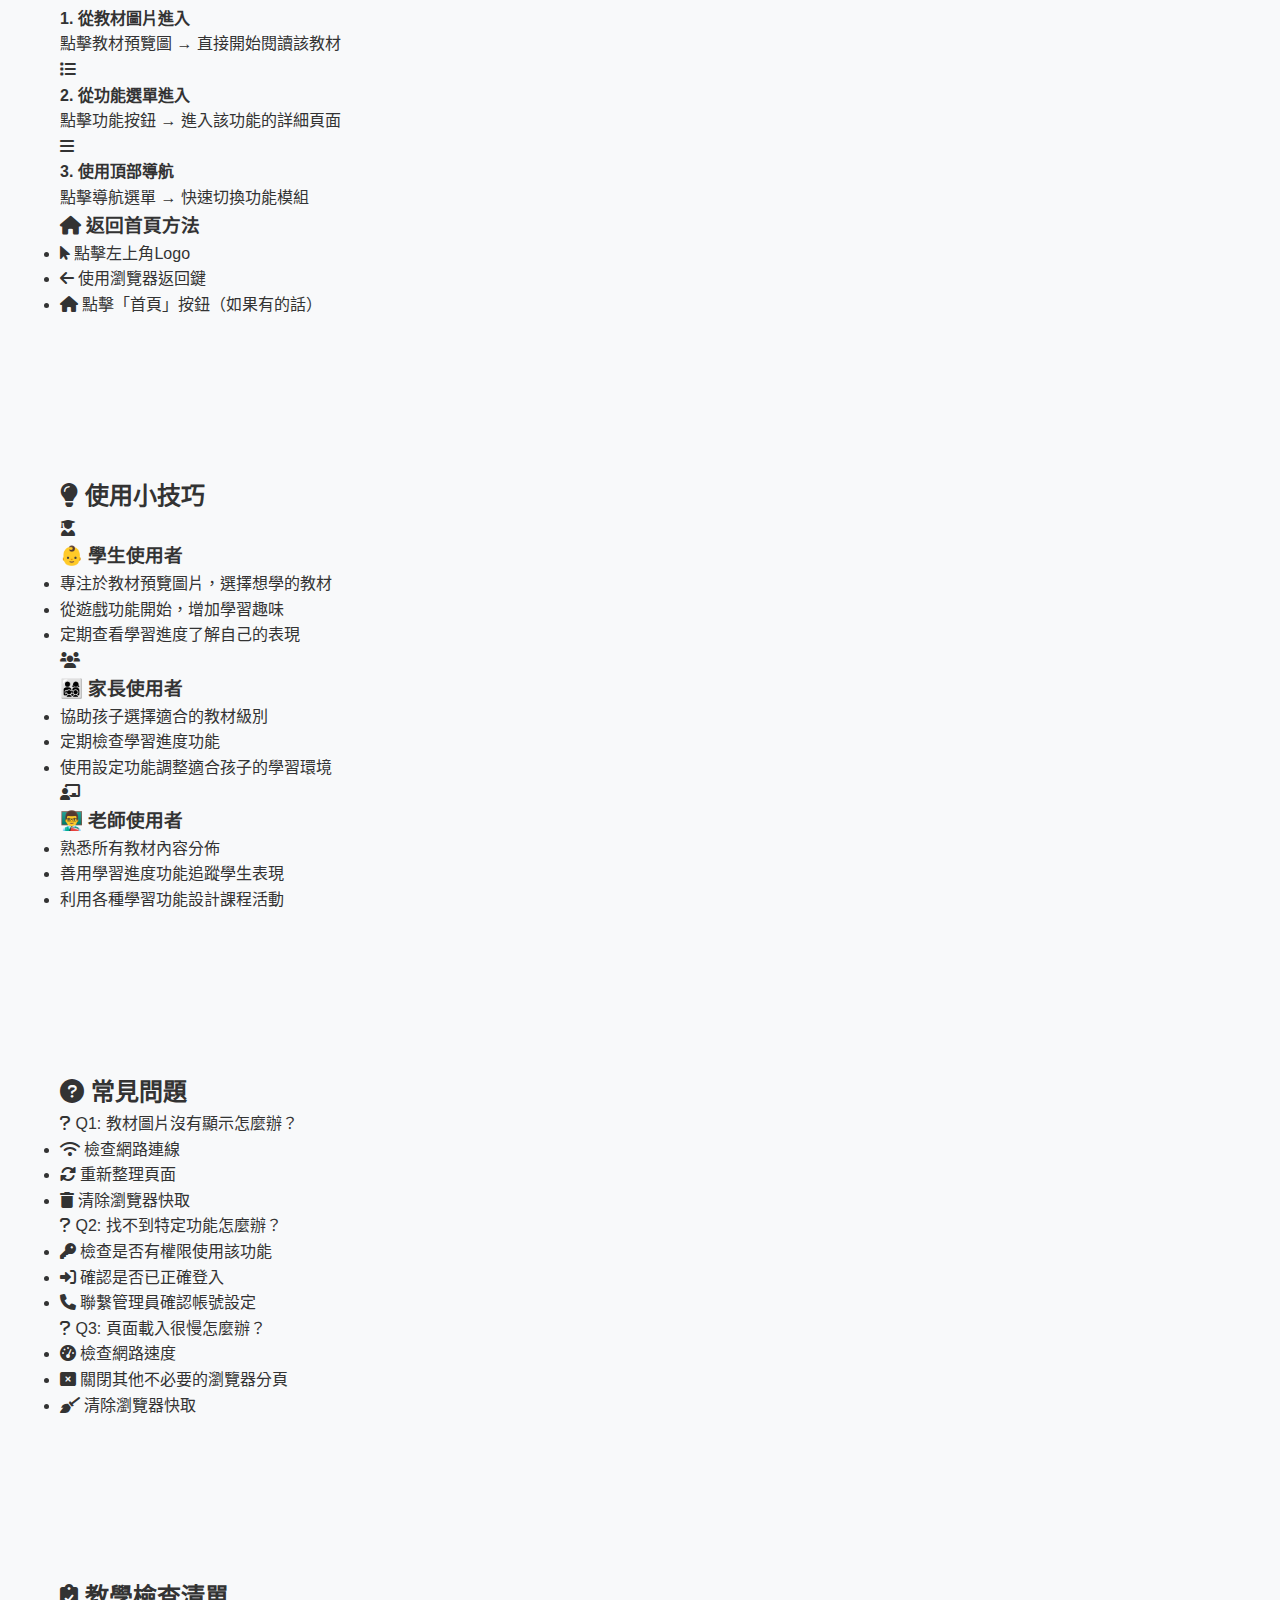
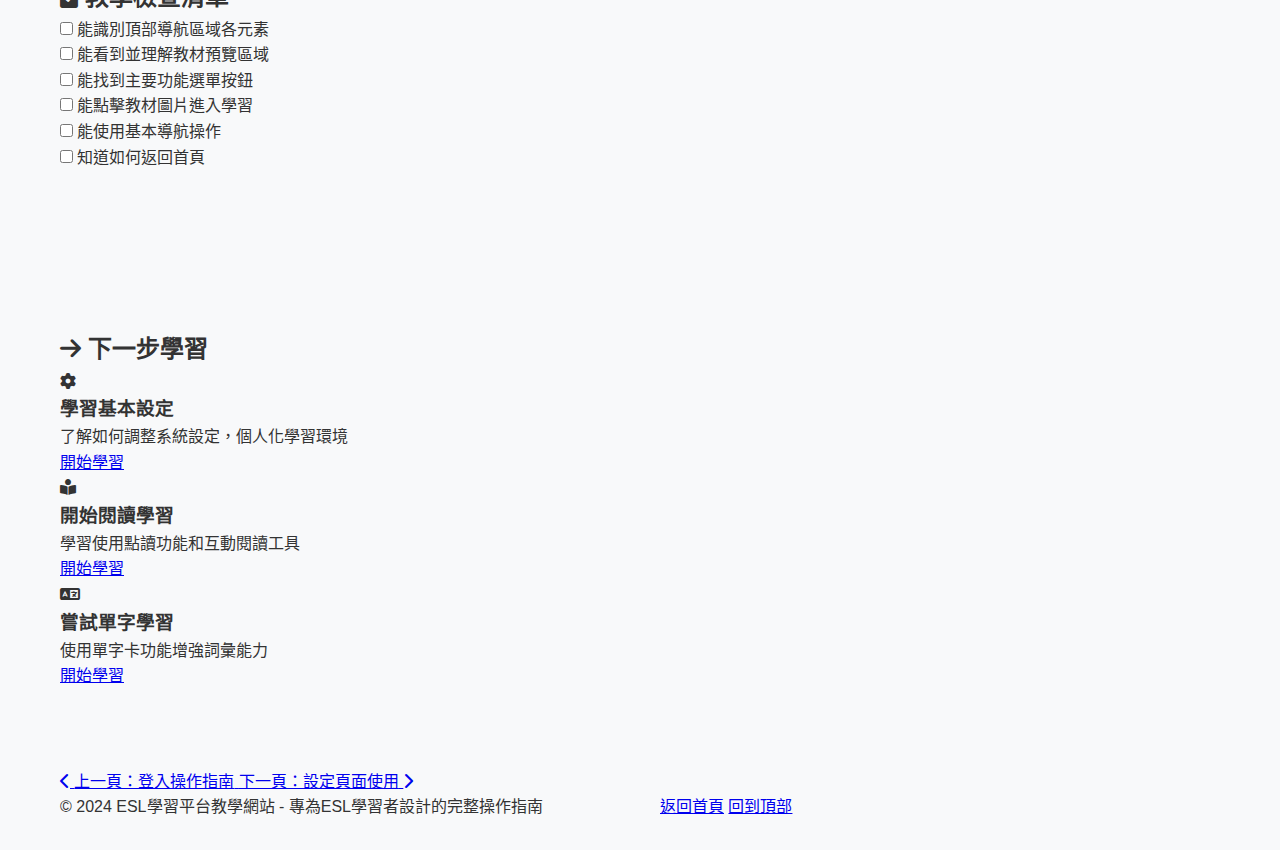
<file: frontend/homepage-guide.html>
<!DOCTYPE html>
<html lang="zh-TW">
<head>
    <meta charset="UTF-8">
    <meta name="viewport" content="width=device-width, initial-scale=1.0">
    <title>首頁功能介紹 - ESL學習平台教學網站</title>
    <link rel="stylesheet" href="../assets/css/style.css">
    <link rel="stylesheet" href="https://cdnjs.cloudflare.com/ajax/libs/font-awesome/6.0.0/css/all.min.css">
</head>
<body>
    <div class="container">
        <!-- 頂部導航 -->
        <nav class="top-nav">
            <a href="../index.html" class="nav-logo">
                <i class="fas fa-home"></i>
                教學網站首頁
            </a>
            <div class="nav-toggle">
                <span></span>
                <span></span>
                <span></span>
            </div>
        </nav>

        <!-- 主要內容 -->
        <main class="main-content">
            <!-- 頁面標題 -->
            <header class="page-header">
                <div class="breadcrumb">
                    <a href="../index.html">首頁</a>
                    <span>/</span>
                    <a href="../index.html#frontend">前台操作</a>
                    <span>/</span>
                    <span>首頁功能介紹</span>
                </div>
                <h1><i class="fas fa-home"></i> 首頁功能介紹教學</h1>
                <div class="page-meta">
                    <span class="tag"><i class="fas fa-bullseye"></i> 學習目標：熟悉平台主頁面各項功能，學會基本導航操作</span>
                    <span class="tag"><i class="fas fa-users"></i> 適用對象：學生、家長、老師</span>
                </div>
            </header>

            <!-- 學習內容 -->
            <section class="content-section">
                <h2><i class="fas fa-home"></i> 首頁主要區域介紹</h2>
                
                <!-- 頂部導航區域 -->
                <div class="topic-card">
                    <h3><i class="fas fa-star"></i> A. 頂部導航區域</h3>
                    <div class="image-placeholder" onclick="showImageUploadInstructions(this)">
                        <i class="fas fa-image"></i>
                        <p>首頁頂部導航區域截圖</p>
                        <small>點擊查看圖片上傳說明</small>
                    </div>
                    
                    <div class="step-list">
                        <div class="step-item">
                            <div class="step-number">1</div>
                            <div class="step-content">
                                <h4>左上角：平台Logo</h4>
                                <ul>
                                    <li>顯示ESL學習平台標誌</li>
                                    <li>點擊可返回首頁</li>
                                </ul>
                            </div>
                        </div>
                        
                        <div class="step-item">
                            <div class="step-number">2</div>
                            <div class="step-content">
                                <h4>右上角：用戶資訊</h4>
                                <ul>
                                    <li>顯示當前登入用戶名稱</li>
                                    <li>點擊可看到帳號選單</li>
                                </ul>
                            </div>
                        </div>
                        
                        <div class="step-item">
                            <div class="step-number">3</div>
                            <div class="step-content">
                                <h4>導航選單</h4>
                                <ul>
                                    <li>主要功能分類選單</li>
                                    <li>可快速切換不同學習模組</li>
                                </ul>
                            </div>
                        </div>
                    </div>
                </div>

                <!-- 主要內容區域 -->
                <div class="topic-card">
                    <h3><i class="fas fa-window-maximize"></i> B. 主要內容區域</h3>
                    
                    <div class="sub-topic">
                        <h4><i class="fas fa-star"></i> 1. 歡迎訊息區</h4>
                        <div class="image-placeholder" onclick="showImageUploadInstructions(this)">
                            <i class="fas fa-image"></i>
                            <p>歡迎訊息區域截圖</p>
                            <small>點擊查看圖片上傳說明</small>
                        </div>
                        <ul>
                            <li>顯示個人化歡迎語</li>
                            <li>可能包含今日學習提醒</li>
                            <li>學習進度提示</li>
                        </ul>
                    </div>

                    <div class="sub-topic">
                        <h4><i class="fas fa-star"></i><i class="fas fa-star"></i> 2. 教材預覽區域</h4>
                        <div class="image-placeholder" onclick="showImageUploadInstructions(this)">
                            <i class="fas fa-image"></i>
                            <p>教材預覽區域截圖</p>
                            <small>點擊查看圖片上傳說明</small>
                        </div>
                        
                        <div class="feature-grid">
                            <div class="feature-item">
                                <h5><i class="fas fa-book-open"></i> 教材縮圖展示</h5>
                                <ul>
                                    <li>顯示各課本/教材的預覽圖片</li>
                                    <li>圖片會顯示教材名稱和級別</li>
                                </ul>
                            </div>
                            <div class="feature-item">
                                <h5><i class="fas fa-play-circle"></i> 快速進入學習</h5>
                                <ul>
                                    <li>點擊任一教材圖片</li>
                                    <li>直接進入該教材的閱讀模式</li>
                                </ul>
                            </div>
                        </div>
                    </div>

                    <div class="sub-topic">
                        <h4><i class="fas fa-star"></i><i class="fas fa-star"></i> 3. 功能選單區</h4>
                        <div class="image-placeholder" onclick="showImageUploadInstructions(this)">
                            <i class="fas fa-image"></i>
                            <p>主要功能選單區域截圖</p>
                            <small>點擊查看圖片上傳說明</small>
                        </div>
                        
                        <div class="function-grid">
                            <div class="function-card">
                                <div class="function-icon"><i class="fas fa-book-open"></i></div>
                                <h5>📖 閱讀學習</h5>
                                <ul>
                                    <li>點擊進入教材選擇</li>
                                    <li>可進行點讀、跟讀等學習活動</li>
                                </ul>
                            </div>
                            
                            <div class="function-card">
                                <div class="function-icon"><i class="fas fa-language"></i></div>
                                <h5>📚 單字學習</h5>
                                <ul>
                                    <li>點擊進入單字卡功能</li>
                                    <li>包含單字書選擇和複習功能</li>
                                </ul>
                            </div>
                            
                            <div class="function-card">
                                <div class="function-icon"><i class="fas fa-gamepad"></i></div>
                                <h5>🎮 互動遊戲</h5>
                                <ul>
                                    <li>點擊進入遊戲選單</li>
                                    <li>包含各種英語學習遊戲</li>
                                </ul>
                            </div>
                            
                            <div class="function-card">
                                <div class="function-icon"><i class="fas fa-chart-line"></i></div>
                                <h5>📊 學習進度</h5>
                                <ul>
                                    <li>查看個人學習記錄</li>
                                    <li>分析學習成效</li>
                                </ul>
                            </div>
                            
                            <div class="function-card">
                                <div class="function-icon"><i class="fas fa-cog"></i></div>
                                <h5>⚙️ 設定</h5>
                                <ul>
                                    <li>個人設定調整</li>
                                    <li>系統偏好設定</li>
                                </ul>
                            </div>
                        </div>
                    </div>
                </div>
            </section>

            <!-- 基本導航操作 -->
            <section class="content-section">
                <h2><i class="fas fa-compass"></i> 基本導航操作</h2>
                
                <div class="topic-card">
                    <h3><i class="fas fa-star"></i> 快速導航方法</h3>
                    <div class="image-placeholder" onclick="showImageUploadInstructions(this)">
                        <i class="fas fa-image"></i>
                        <p>基本導航操作示範截圖</p>
                        <small>點擊查看圖片上傳說明</small>
                    </div>
                    
                    <div class="navigation-methods">
                        <div class="nav-method">
                            <div class="method-icon"><i class="fas fa-mouse-pointer"></i></div>
                            <div class="method-content">
                                <h4>1. 從教材圖片進入</h4>
                                <p>點擊教材預覽圖 → 直接開始閱讀該教材</p>
                            </div>
                        </div>
                        
                        <div class="nav-method">
                            <div class="method-icon"><i class="fas fa-list"></i></div>
                            <div class="method-content">
                                <h4>2. 從功能選單進入</h4>
                                <p>點擊功能按鈕 → 進入該功能的詳細頁面</p>
                            </div>
                        </div>
                        
                        <div class="nav-method">
                            <div class="method-icon"><i class="fas fa-bars"></i></div>
                            <div class="method-content">
                                <h4>3. 使用頂部導航</h4>
                                <p>點擊導航選單 → 快速切換功能模組</p>
                            </div>
                        </div>
                    </div>
                </div>

                <div class="topic-card">
                    <h3><i class="fas fa-home"></i> 返回首頁方法</h3>
                    <div class="return-methods">
                        <ul>
                            <li><i class="fas fa-mouse-pointer"></i> 點擊左上角Logo</li>
                            <li><i class="fas fa-arrow-left"></i> 使用瀏覽器返回鍵</li>
                            <li><i class="fas fa-home"></i> 點擊「首頁」按鈕（如果有的話）</li>
                        </ul>
                    </div>
                </div>
            </section>

            <!-- 使用小技巧 -->
            <section class="content-section">
                <h2><i class="fas fa-lightbulb"></i> 使用小技巧</h2>
                
                <div class="tips-grid">
                    <div class="tip-card user-student">
                        <div class="tip-icon"><i class="fas fa-user-graduate"></i></div>
                        <h3>👶 學生使用者</h3>
                        <ul>
                            <li>專注於教材預覽圖片，選擇想學的教材</li>
                            <li>從遊戲功能開始，增加學習趣味</li>
                            <li>定期查看學習進度了解自己的表現</li>
                        </ul>
                    </div>
                    
                    <div class="tip-card user-parent">
                        <div class="tip-icon"><i class="fas fa-users"></i></div>
                        <h3>👨‍👩‍👧‍👦 家長使用者</h3>
                        <ul>
                            <li>協助孩子選擇適合的教材級別</li>
                            <li>定期檢查學習進度功能</li>
                            <li>使用設定功能調整適合孩子的學習環境</li>
                        </ul>
                    </div>
                    
                    <div class="tip-card user-teacher">
                        <div class="tip-icon"><i class="fas fa-chalkboard-teacher"></i></div>
                        <h3>👨‍🏫 老師使用者</h3>
                        <ul>
                            <li>熟悉所有教材內容分佈</li>
                            <li>善用學習進度功能追蹤學生表現</li>
                            <li>利用各種學習功能設計課程活動</li>
                        </ul>
                    </div>
                </div>
            </section>

            <!-- 常見問題 -->
            <section class="content-section">
                <h2><i class="fas fa-question-circle"></i> 常見問題</h2>
                
                <div class="faq-container">
                    <div class="faq-item">
                        <div class="faq-question">
                            <i class="fas fa-question"></i>
                            <span>Q1: 教材圖片沒有顯示怎麼辦？</span>
                        </div>
                        <div class="faq-answer">
                            <ul>
                                <li><i class="fas fa-wifi"></i> 檢查網路連線</li>
                                <li><i class="fas fa-sync-alt"></i> 重新整理頁面</li>
                                <li><i class="fas fa-trash"></i> 清除瀏覽器快取</li>
                            </ul>
                        </div>
                    </div>
                    
                    <div class="faq-item">
                        <div class="faq-question">
                            <i class="fas fa-question"></i>
                            <span>Q2: 找不到特定功能怎麼辦？</span>
                        </div>
                        <div class="faq-answer">
                            <ul>
                                <li><i class="fas fa-key"></i> 檢查是否有權限使用該功能</li>
                                <li><i class="fas fa-sign-in-alt"></i> 確認是否已正確登入</li>
                                <li><i class="fas fa-phone"></i> 聯繫管理員確認帳號設定</li>
                            </ul>
                        </div>
                    </div>
                    
                    <div class="faq-item">
                        <div class="faq-question">
                            <i class="fas fa-question"></i>
                            <span>Q3: 頁面載入很慢怎麼辦？</span>
                        </div>
                        <div class="faq-answer">
                            <ul>
                                <li><i class="fas fa-tachometer-alt"></i> 檢查網路速度</li>
                                <li><i class="fas fa-window-close"></i> 關閉其他不必要的瀏覽器分頁</li>
                                <li><i class="fas fa-broom"></i> 清除瀏覽器快取</li>
                            </ul>
                        </div>
                    </div>
                </div>
            </section>

            <!-- 教學檢查清單 -->
            <section class="content-section">
                <h2><i class="fas fa-clipboard-check"></i> 教學檢查清單</h2>
                
                <div class="checklist-container">
                    <div class="checklist-item">
                        <input type="checkbox" id="check1">
                        <label for="check1">能識別頂部導航區域各元素</label>
                    </div>
                    <div class="checklist-item">
                        <input type="checkbox" id="check2">
                        <label for="check2">能看到並理解教材預覽區域</label>
                    </div>
                    <div class="checklist-item">
                        <input type="checkbox" id="check3">
                        <label for="check3">能找到主要功能選單按鈕</label>
                    </div>
                    <div class="checklist-item">
                        <input type="checkbox" id="check4">
                        <label for="check4">能點擊教材圖片進入學習</label>
                    </div>
                    <div class="checklist-item">
                        <input type="checkbox" id="check5">
                        <label for="check5">能使用基本導航操作</label>
                    </div>
                    <div class="checklist-item">
                        <input type="checkbox" id="check6">
                        <label for="check6">知道如何返回首頁</label>
                    </div>
                </div>
            </section>

            <!-- 下一步學習 -->
            <section class="content-section">
                <h2><i class="fas fa-arrow-right"></i> 下一步學習</h2>
                
                <div class="next-steps">
                    <div class="next-step-card">
                        <div class="next-icon"><i class="fas fa-cog"></i></div>
                        <h3>學習基本設定</h3>
                        <p>了解如何調整系統設定，個人化學習環境</p>
                        <a href="settings-guide.html" class="btn-next">開始學習</a>
                    </div>
                    
                    <div class="next-step-card">
                        <div class="next-icon"><i class="fas fa-book-reader"></i></div>
                        <h3>開始閱讀學習</h3>
                        <p>學習使用點讀功能和互動閱讀工具</p>
                        <a href="reading-guide.html" class="btn-next">開始學習</a>
                    </div>
                    
                    <div class="next-step-card">
                        <div class="next-icon"><i class="fas fa-language"></i></div>
                        <h3>嘗試單字學習</h3>
                        <p>使用單字卡功能增強詞彙能力</p>
                        <a href="vocabulary-guide.html" class="btn-next">開始學習</a>
                    </div>
                </div>
            </section>

            <!-- 頁面底部導航 -->
            <nav class="page-navigation">
                <a href="login-guide.html" class="nav-prev">
                    <i class="fas fa-chevron-left"></i>
                    <span>上一頁：登入操作指南</span>
                </a>
                <a href="settings-guide.html" class="nav-next">
                    <span>下一頁：設定頁面使用</span>
                    <i class="fas fa-chevron-right"></i>
                </a>
            </nav>
        </main>

        <!-- 頁腳 -->
        <footer class="site-footer">
            <div class="footer-content">
                <p>&copy; 2024 ESL學習平台教學網站 - 專為ESL學習者設計的完整操作指南</p>
                <div class="footer-links">
                    <a href="../index.html">返回首頁</a>
                    <a href="#top">回到頂部</a>
                </div>
            </div>
        </footer>
    </div>

    <!-- JavaScript -->
    <script src="../assets/js/main.js"></script>
</body>
</html>
</file>
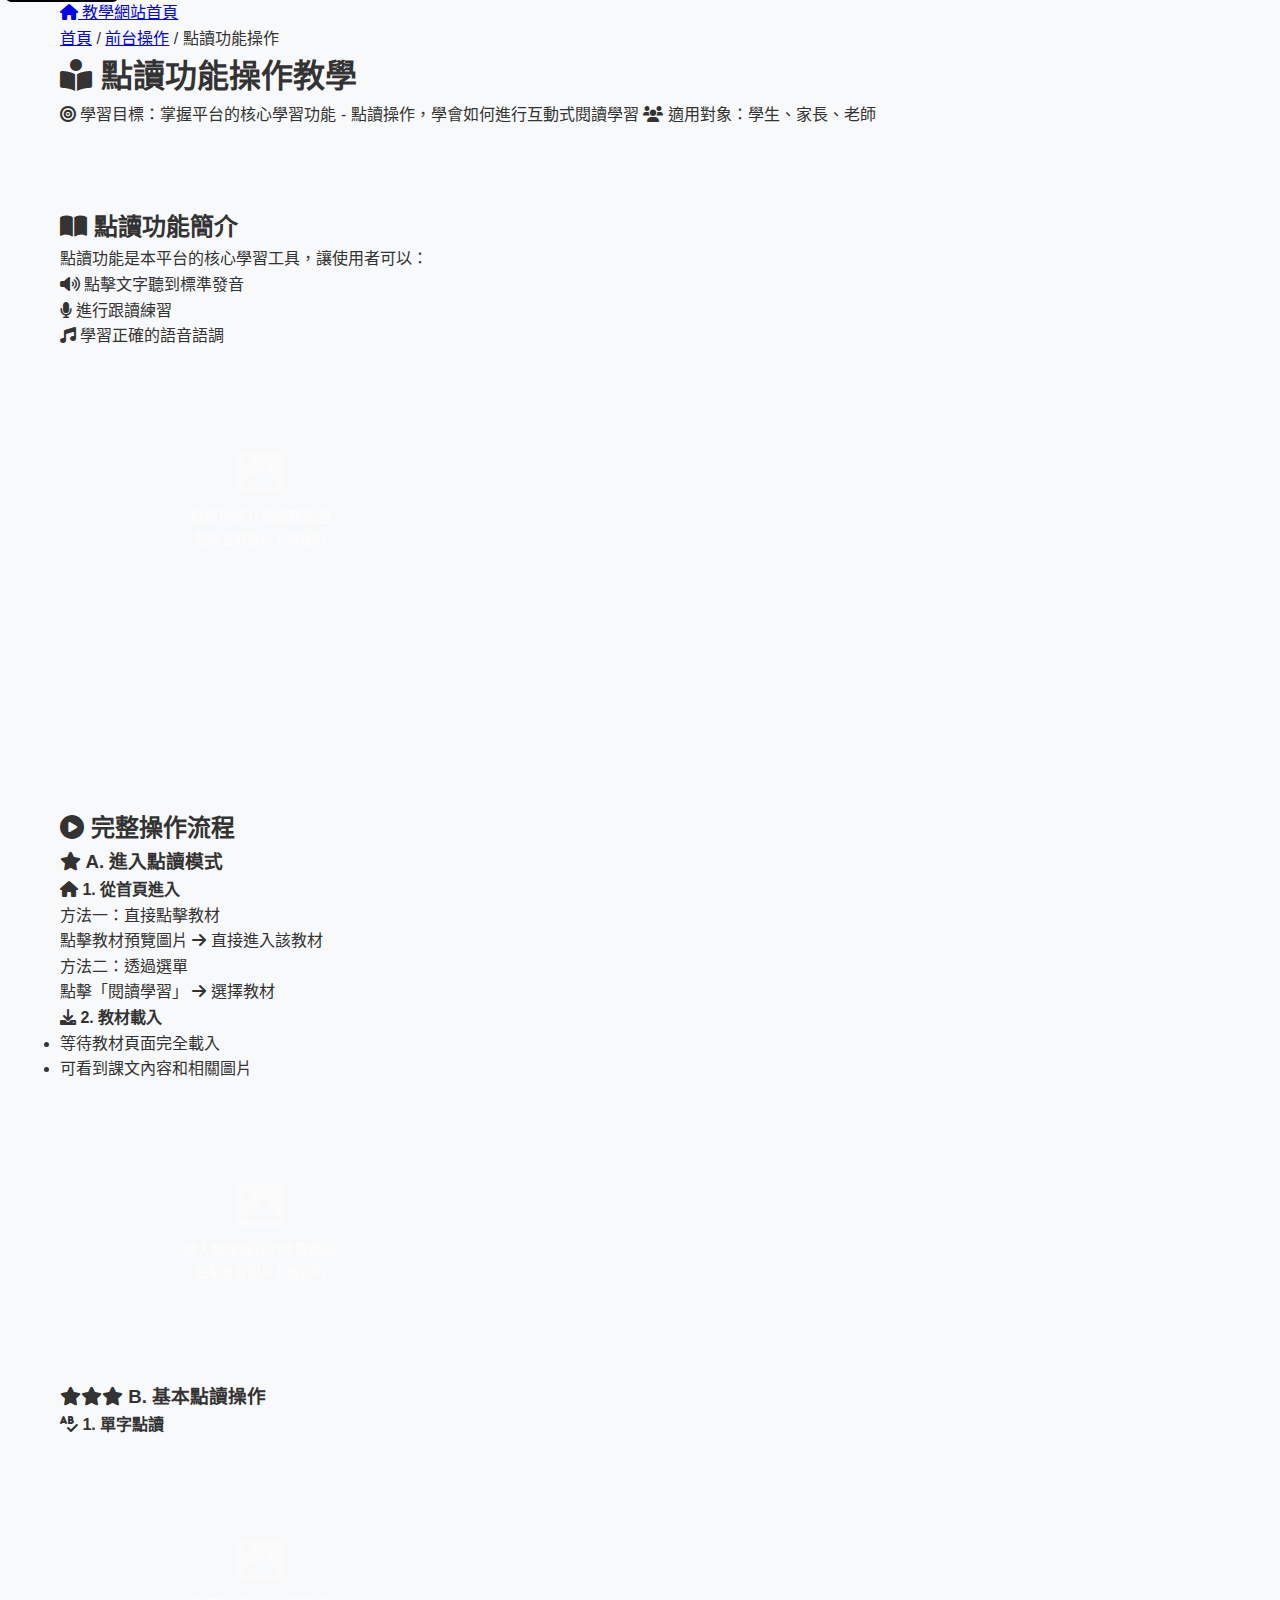
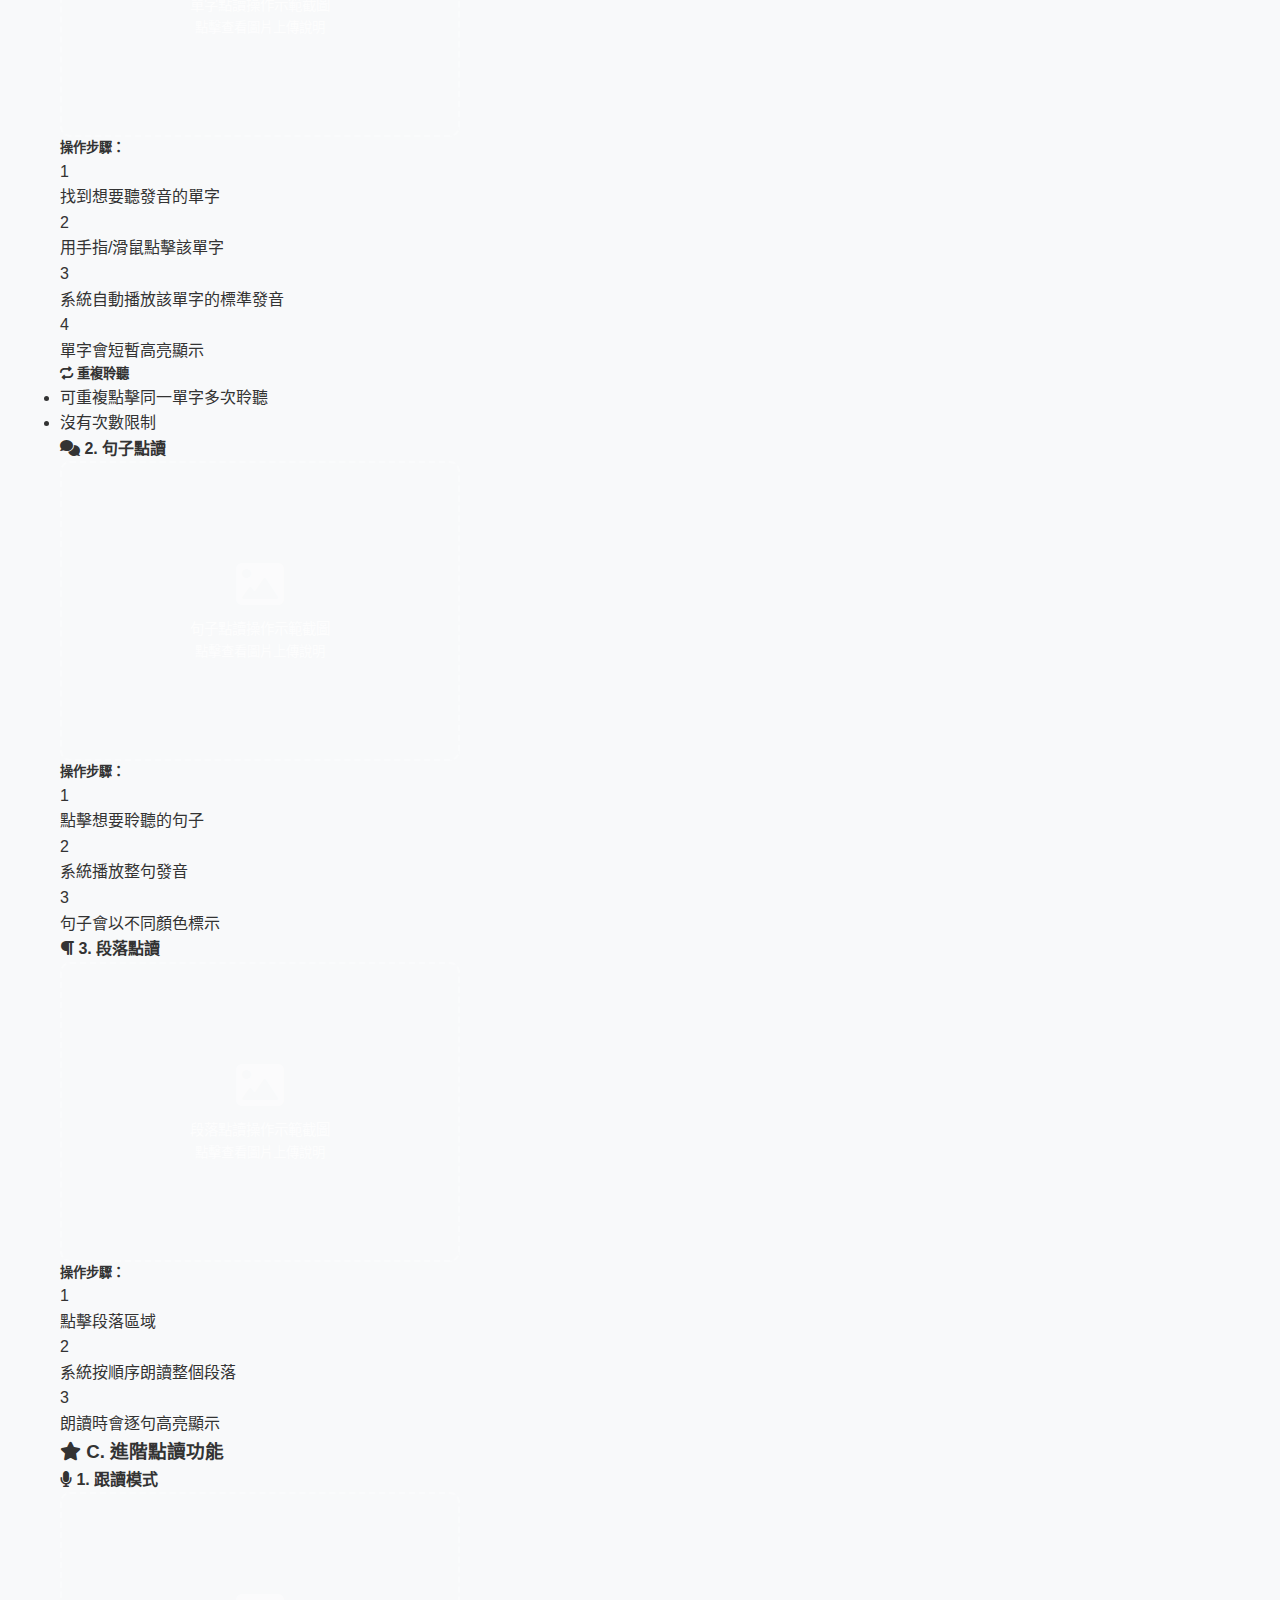
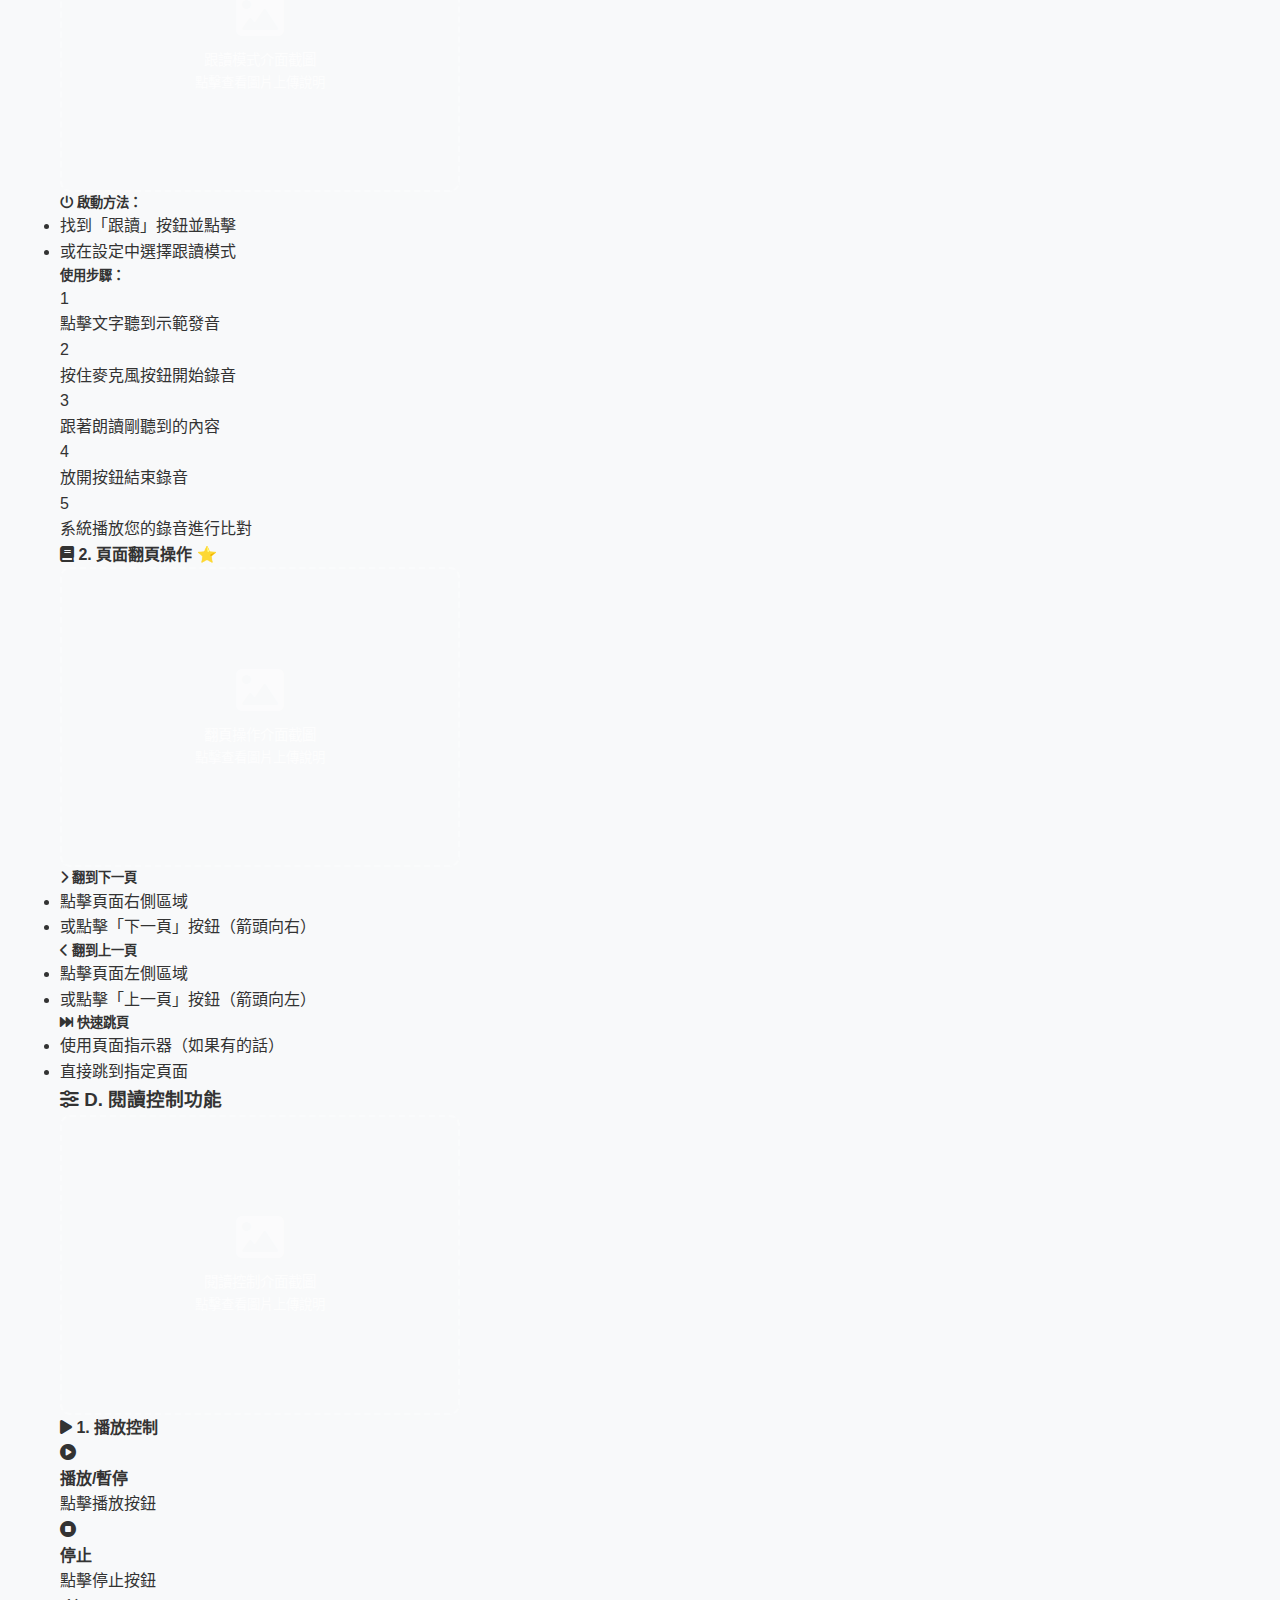
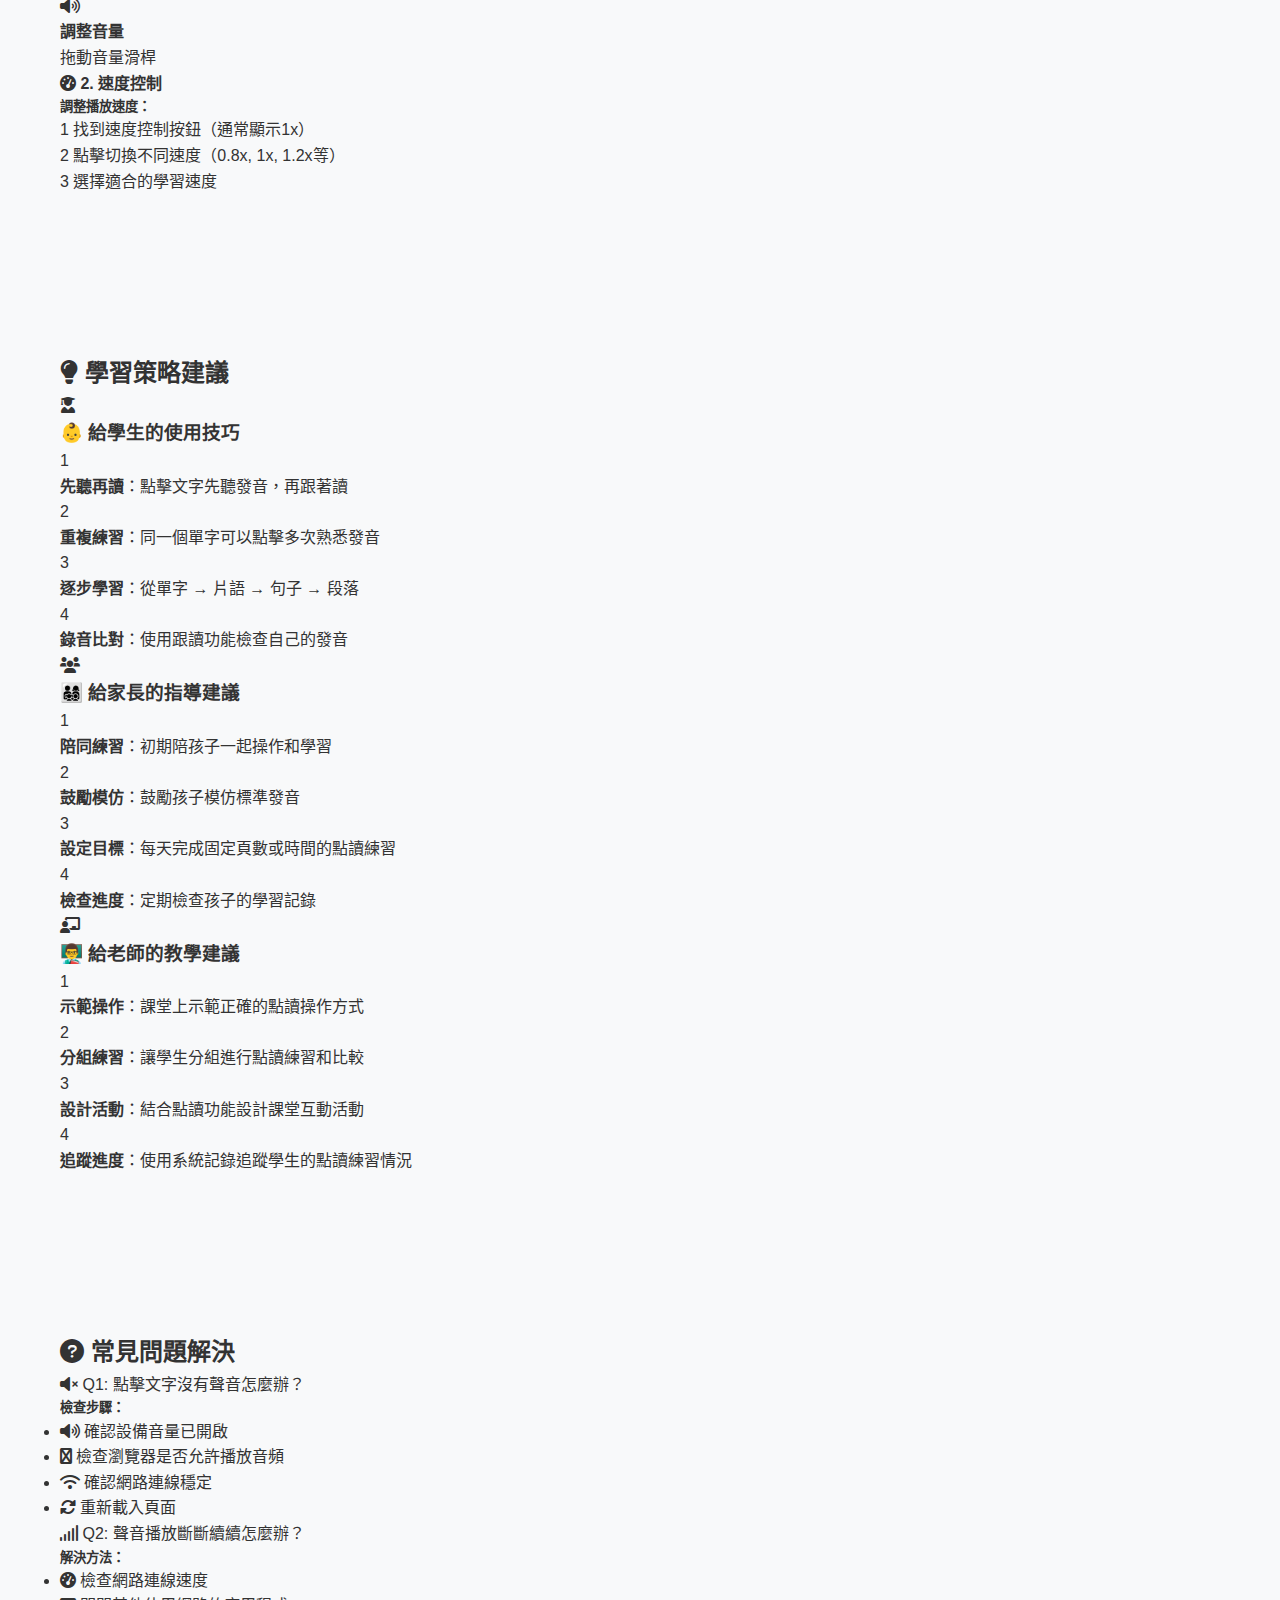
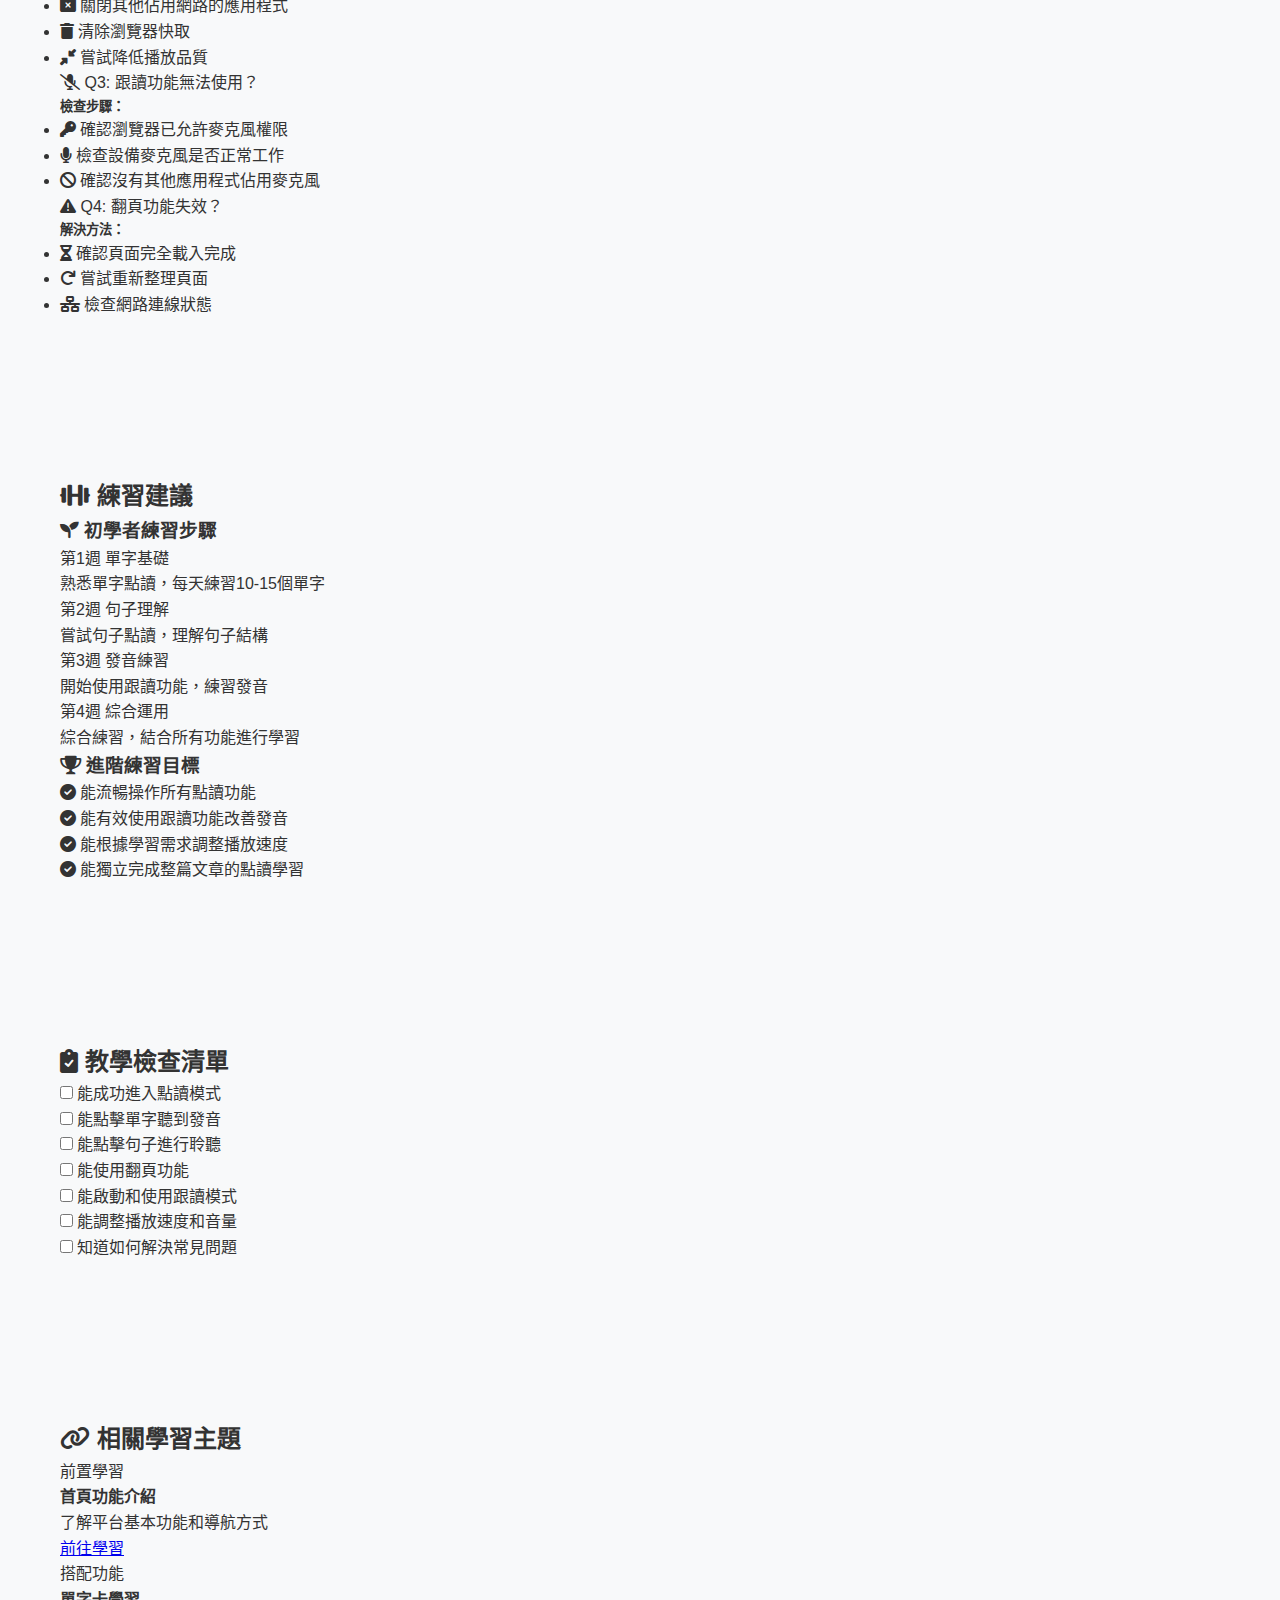
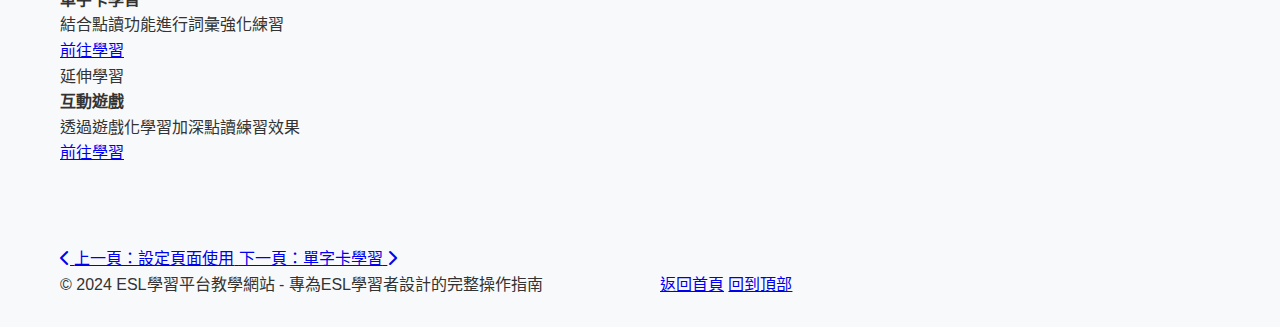
<file: frontend/reading-guide.html>
<!DOCTYPE html>
<html lang="zh-TW">
<head>
    <meta charset="UTF-8">
    <meta name="viewport" content="width=device-width, initial-scale=1.0">
    <title>點讀功能操作 - ESL學習平台教學網站</title>
    <link rel="stylesheet" href="../assets/css/style.css">
    <link rel="stylesheet" href="https://cdnjs.cloudflare.com/ajax/libs/font-awesome/6.0.0/css/all.min.css">
</head>
<body>
    <div class="container">
        <!-- 頂部導航 -->
        <nav class="top-nav">
            <a href="../index.html" class="nav-logo">
                <i class="fas fa-home"></i>
                教學網站首頁
            </a>
            <div class="nav-toggle">
                <span></span>
                <span></span>
                <span></span>
            </div>
        </nav>

        <!-- 主要內容 -->
        <main class="main-content">
            <!-- 頁面標題 -->
            <header class="page-header">
                <div class="breadcrumb">
                    <a href="../index.html">首頁</a>
                    <span>/</span>
                    <a href="../index.html#frontend">前台操作</a>
                    <span>/</span>
                    <span>點讀功能操作</span>
                </div>
                <h1><i class="fas fa-book-reader"></i> 點讀功能操作教學</h1>
                <div class="page-meta">
                    <span class="tag"><i class="fas fa-bullseye"></i> 學習目標：掌握平台的核心學習功能 - 點讀操作，學會如何進行互動式閱讀學習</span>
                    <span class="tag"><i class="fas fa-users"></i> 適用對象：學生、家長、老師</span>
                </div>
            </header>

            <!-- 點讀功能簡介 -->
            <section class="content-section">
                <h2><i class="fas fa-book-open"></i> 點讀功能簡介</h2>
                <div class="topic-card">
                    <p>點讀功能是本平台的核心學習工具，讓使用者可以：</p>
                    <div class="feature-list">
                        <div class="feature-item">
                            <i class="fas fa-volume-up"></i>
                            <span>點擊文字聽到標準發音</span>
                        </div>
                        <div class="feature-item">
                            <i class="fas fa-microphone"></i>
                            <span>進行跟讀練習</span>
                        </div>
                        <div class="feature-item">
                            <i class="fas fa-music"></i>
                            <span>學習正確的語音語調</span>
                        </div>
                    </div>

                    <div class="image-placeholder" onclick="showImageUploadInstructions(this)">
                        <i class="fas fa-image"></i>
                        <p>點讀功能介面總覽截圖</p>
                        <small>點擊查看圖片上傳說明</small>
                    </div>
                </div>
            </section>

            <!-- 完整操作流程 -->
            <section class="content-section">
                <h2><i class="fas fa-play-circle"></i> 完整操作流程</h2>

                <!-- 進入點讀模式 -->
                <div class="topic-card">
                    <h3><i class="fas fa-star"></i> A. 進入點讀模式</h3>
                    
                    <div class="entry-methods">
                        <div class="method-item">
                            <h4><i class="fas fa-home"></i> 1. 從首頁進入</h4>
                            <div class="method-options">
                                <div class="option-item">
                                    <div class="option-header">方法一：直接點擊教材</div>
                                    <div class="option-flow">
                                        <span class="step">點擊教材預覽圖片</span>
                                        <i class="fas fa-arrow-right"></i>
                                        <span class="step">直接進入該教材</span>
                                    </div>
                                </div>
                                
                                <div class="option-item">
                                    <div class="option-header">方法二：透過選單</div>
                                    <div class="option-flow">
                                        <span class="step">點擊「閱讀學習」</span>
                                        <i class="fas fa-arrow-right"></i>
                                        <span class="step">選擇教材</span>
                                    </div>
                                </div>
                            </div>
                        </div>

                        <div class="method-item">
                            <h4><i class="fas fa-download"></i> 2. 教材載入</h4>
                            <ul>
                                <li>等待教材頁面完全載入</li>
                                <li>可看到課文內容和相關圖片</li>
                            </ul>
                        </div>
                    </div>

                    <div class="image-placeholder" onclick="showImageUploadInstructions(this)">
                        <i class="fas fa-image"></i>
                        <p>進入點讀模式的步驟截圖</p>
                        <small>點擊查看圖片上傳說明</small>
                    </div>
                </div>

                <!-- 基本點讀操作 -->
                <div class="topic-card">
                    <h3><i class="fas fa-star"></i><i class="fas fa-star"></i><i class="fas fa-star"></i> B. 基本點讀操作</h3>

                    <!-- 單字點讀 -->
                    <div class="sub-topic">
                        <h4><i class="fas fa-spell-check"></i> 1. 單字點讀</h4>
                        
                        <div class="image-placeholder" onclick="showImageUploadInstructions(this)">
                            <i class="fas fa-image"></i>
                            <p>單字點讀操作示範截圖</p>
                            <small>點擊查看圖片上傳說明</small>
                        </div>

                        <div class="operation-steps">
                            <h5>操作步驟：</h5>
                            <div class="step-grid">
                                <div class="step-item">
                                    <div class="step-number">1</div>
                                    <div class="step-content">找到想要聽發音的單字</div>
                                </div>
                                <div class="step-item">
                                    <div class="step-number">2</div>
                                    <div class="step-content">用手指/滑鼠點擊該單字</div>
                                </div>
                                <div class="step-item">
                                    <div class="step-number">3</div>
                                    <div class="step-content">系統自動播放該單字的標準發音</div>
                                </div>
                                <div class="step-item">
                                    <div class="step-number">4</div>
                                    <div class="step-content">單字會短暫高亮顯示</div>
                                </div>
                            </div>
                        </div>

                        <div class="feature-highlight">
                            <h5><i class="fas fa-repeat"></i> 重複聆聽</h5>
                            <ul>
                                <li>可重複點擊同一單字多次聆聽</li>
                                <li>沒有次數限制</li>
                            </ul>
                        </div>
                    </div>

                    <!-- 句子點讀 -->
                    <div class="sub-topic">
                        <h4><i class="fas fa-comments"></i> 2. 句子點讀</h4>
                        
                        <div class="image-placeholder" onclick="showImageUploadInstructions(this)">
                            <i class="fas fa-image"></i>
                            <p>句子點讀操作示範截圖</p>
                            <small>點擊查看圖片上傳說明</small>
                        </div>

                        <div class="operation-steps">
                            <h5>操作步驟：</h5>
                            <div class="step-grid">
                                <div class="step-item">
                                    <div class="step-number">1</div>
                                    <div class="step-content">點擊想要聆聽的句子</div>
                                </div>
                                <div class="step-item">
                                    <div class="step-number">2</div>
                                    <div class="step-content">系統播放整句發音</div>
                                </div>
                                <div class="step-item">
                                    <div class="step-number">3</div>
                                    <div class="step-content">句子會以不同顏色標示</div>
                                </div>
                            </div>
                        </div>
                    </div>

                    <!-- 段落點讀 -->
                    <div class="sub-topic">
                        <h4><i class="fas fa-paragraph"></i> 3. 段落點讀</h4>
                        
                        <div class="image-placeholder" onclick="showImageUploadInstructions(this)">
                            <i class="fas fa-image"></i>
                            <p>段落點讀操作示範截圖</p>
                            <small>點擊查看圖片上傳說明</small>
                        </div>

                        <div class="operation-steps">
                            <h5>操作步驟：</h5>
                            <div class="step-grid">
                                <div class="step-item">
                                    <div class="step-number">1</div>
                                    <div class="step-content">點擊段落區域</div>
                                </div>
                                <div class="step-item">
                                    <div class="step-number">2</div>
                                    <div class="step-content">系統按順序朗讀整個段落</div>
                                </div>
                                <div class="step-item">
                                    <div class="step-number">3</div>
                                    <div class="step-content">朗讀時會逐句高亮顯示</div>
                                </div>
                            </div>
                        </div>
                    </div>
                </div>

                <!-- 進階點讀功能 -->
                <div class="topic-card">
                    <h3><i class="fas fa-star"></i> C. 進階點讀功能</h3>

                    <!-- 跟讀模式 -->
                    <div class="sub-topic">
                        <h4><i class="fas fa-microphone"></i> 1. 跟讀模式</h4>
                        
                        <div class="image-placeholder" onclick="showImageUploadInstructions(this)">
                            <i class="fas fa-image"></i>
                            <p>跟讀模式介面截圖</p>
                            <small>點擊查看圖片上傳說明</small>
                        </div>

                        <div class="activation-method">
                            <h5><i class="fas fa-power-off"></i> 啟動方法：</h5>
                            <ul>
                                <li>找到「跟讀」按鈕並點擊</li>
                                <li>或在設定中選擇跟讀模式</li>
                            </ul>
                        </div>

                        <div class="operation-steps">
                            <h5>使用步驟：</h5>
                            <div class="step-list">
                                <div class="step-item">
                                    <div class="step-number">1</div>
                                    <div class="step-content">點擊文字聽到示範發音</div>
                                </div>
                                <div class="step-item">
                                    <div class="step-number">2</div>
                                    <div class="step-content">按住麥克風按鈕開始錄音</div>
                                </div>
                                <div class="step-item">
                                    <div class="step-number">3</div>
                                    <div class="step-content">跟著朗讀剛聽到的內容</div>
                                </div>
                                <div class="step-item">
                                    <div class="step-number">4</div>
                                    <div class="step-content">放開按鈕結束錄音</div>
                                </div>
                                <div class="step-item">
                                    <div class="step-number">5</div>
                                    <div class="step-content">系統播放您的錄音進行比對</div>
                                </div>
                            </div>
                        </div>
                    </div>

                    <!-- 翻頁操作 -->
                    <div class="sub-topic">
                        <h4><i class="fas fa-book"></i> 2. 頁面翻頁操作 ⭐</h4>
                        
                        <div class="image-placeholder" onclick="showImageUploadInstructions(this)">
                            <i class="fas fa-image"></i>
                            <p>翻頁操作介面截圖</p>
                            <small>點擊查看圖片上傳說明</small>
                        </div>

                        <div class="page-controls">
                            <div class="control-item">
                                <h5><i class="fas fa-chevron-right"></i> 翻到下一頁</h5>
                                <ul>
                                    <li>點擊頁面右側區域</li>
                                    <li>或點擊「下一頁」按鈕（箭頭向右）</li>
                                </ul>
                            </div>

                            <div class="control-item">
                                <h5><i class="fas fa-chevron-left"></i> 翻到上一頁</h5>
                                <ul>
                                    <li>點擊頁面左側區域</li>
                                    <li>或點擊「上一頁」按鈕（箭頭向左）</li>
                                </ul>
                            </div>

                            <div class="control-item">
                                <h5><i class="fas fa-fast-forward"></i> 快速跳頁</h5>
                                <ul>
                                    <li>使用頁面指示器（如果有的話）</li>
                                    <li>直接跳到指定頁面</li>
                                </ul>
                            </div>
                        </div>
                    </div>
                </div>

                <!-- 閱讀控制功能 -->
                <div class="topic-card">
                    <h3><i class="fas fa-sliders-h"></i> D. 閱讀控制功能</h3>

                    <div class="image-placeholder" onclick="showImageUploadInstructions(this)">
                        <i class="fas fa-image"></i>
                        <p>閱讀控制介面截圖</p>
                        <small>點擊查看圖片上傳說明</small>
                    </div>

                    <div class="control-sections">
                        <!-- 播放控制 -->
                        <div class="control-section">
                            <h4><i class="fas fa-play"></i> 1. 播放控制</h4>
                            <div class="control-grid">
                                <div class="control-card">
                                    <div class="control-icon"><i class="fas fa-play-circle"></i></div>
                                    <div class="control-text">
                                        <strong>播放/暫停</strong><br>
                                        點擊播放按鈕
                                    </div>
                                </div>
                                <div class="control-card">
                                    <div class="control-icon"><i class="fas fa-stop-circle"></i></div>
                                    <div class="control-text">
                                        <strong>停止</strong><br>
                                        點擊停止按鈕
                                    </div>
                                </div>
                                <div class="control-card">
                                    <div class="control-icon"><i class="fas fa-volume-up"></i></div>
                                    <div class="control-text">
                                        <strong>調整音量</strong><br>
                                        拖動音量滑桿
                                    </div>
                                </div>
                            </div>
                        </div>

                        <!-- 速度控制 -->
                        <div class="control-section">
                            <h4><i class="fas fa-tachometer-alt"></i> 2. 速度控制</h4>
                            <div class="speed-control">
                                <h5>調整播放速度：</h5>
                                <div class="speed-steps">
                                    <div class="speed-step">
                                        <span class="step-num">1</span>
                                        <span>找到速度控制按鈕（通常顯示1x）</span>
                                    </div>
                                    <div class="speed-step">
                                        <span class="step-num">2</span>
                                        <span>點擊切換不同速度（0.8x, 1x, 1.2x等）</span>
                                    </div>
                                    <div class="speed-step">
                                        <span class="step-num">3</span>
                                        <span>選擇適合的學習速度</span>
                                    </div>
                                </div>
                            </div>
                        </div>
                    </div>
                </div>
            </section>

            <!-- 學習策略建議 -->
            <section class="content-section">
                <h2><i class="fas fa-lightbulb"></i> 學習策略建議</h2>
                
                <div class="strategy-grid">
                    <!-- 給學生的建議 -->
                    <div class="strategy-card student">
                        <div class="strategy-icon"><i class="fas fa-user-graduate"></i></div>
                        <h3>👶 給學生的使用技巧</h3>
                        <div class="strategy-list">
                            <div class="strategy-item">
                                <span class="strategy-number">1</span>
                                <div class="strategy-content">
                                    <strong>先聽再讀</strong>：點擊文字先聽發音，再跟著讀
                                </div>
                            </div>
                            <div class="strategy-item">
                                <span class="strategy-number">2</span>
                                <div class="strategy-content">
                                    <strong>重複練習</strong>：同一個單字可以點擊多次熟悉發音
                                </div>
                            </div>
                            <div class="strategy-item">
                                <span class="strategy-number">3</span>
                                <div class="strategy-content">
                                    <strong>逐步學習</strong>：從單字 → 片語 → 句子 → 段落
                                </div>
                            </div>
                            <div class="strategy-item">
                                <span class="strategy-number">4</span>
                                <div class="strategy-content">
                                    <strong>錄音比對</strong>：使用跟讀功能檢查自己的發音
                                </div>
                            </div>
                        </div>
                    </div>

                    <!-- 給家長的建議 -->
                    <div class="strategy-card parent">
                        <div class="strategy-icon"><i class="fas fa-users"></i></div>
                        <h3>👨‍👩‍👧‍👦 給家長的指導建議</h3>
                        <div class="strategy-list">
                            <div class="strategy-item">
                                <span class="strategy-number">1</span>
                                <div class="strategy-content">
                                    <strong>陪同練習</strong>：初期陪孩子一起操作和學習
                                </div>
                            </div>
                            <div class="strategy-item">
                                <span class="strategy-number">2</span>
                                <div class="strategy-content">
                                    <strong>鼓勵模仿</strong>：鼓勵孩子模仿標準發音
                                </div>
                            </div>
                            <div class="strategy-item">
                                <span class="strategy-number">3</span>
                                <div class="strategy-content">
                                    <strong>設定目標</strong>：每天完成固定頁數或時間的點讀練習
                                </div>
                            </div>
                            <div class="strategy-item">
                                <span class="strategy-number">4</span>
                                <div class="strategy-content">
                                    <strong>檢查進度</strong>：定期檢查孩子的學習記錄
                                </div>
                            </div>
                        </div>
                    </div>

                    <!-- 給老師的建議 -->
                    <div class="strategy-card teacher">
                        <div class="strategy-icon"><i class="fas fa-chalkboard-teacher"></i></div>
                        <h3>👨‍🏫 給老師的教學建議</h3>
                        <div class="strategy-list">
                            <div class="strategy-item">
                                <span class="strategy-number">1</span>
                                <div class="strategy-content">
                                    <strong>示範操作</strong>：課堂上示範正確的點讀操作方式
                                </div>
                            </div>
                            <div class="strategy-item">
                                <span class="strategy-number">2</span>
                                <div class="strategy-content">
                                    <strong>分組練習</strong>：讓學生分組進行點讀練習和比較
                                </div>
                            </div>
                            <div class="strategy-item">
                                <span class="strategy-number">3</span>
                                <div class="strategy-content">
                                    <strong>設計活動</strong>：結合點讀功能設計課堂互動活動
                                </div>
                            </div>
                            <div class="strategy-item">
                                <span class="strategy-number">4</span>
                                <div class="strategy-content">
                                    <strong>追蹤進度</strong>：使用系統記錄追蹤學生的點讀練習情況
                                </div>
                            </div>
                        </div>
                    </div>
                </div>
            </section>

            <!-- 常見問題解決 -->
            <section class="content-section">
                <h2><i class="fas fa-question-circle"></i> 常見問題解決</h2>
                
                <div class="faq-container">
                    <!-- 問題1 -->
                    <div class="faq-item">
                        <div class="faq-question">
                            <i class="fas fa-volume-mute"></i>
                            <span>Q1: 點擊文字沒有聲音怎麼辦？</span>
                        </div>
                        <div class="faq-answer">
                            <h5>檢查步驟：</h5>
                            <ul class="troubleshooting-list">
                                <li><i class="fas fa-volume-up"></i> 確認設備音量已開啟</li>
                                <li><i class="fas fa-chrome"></i> 檢查瀏覽器是否允許播放音頻</li>
                                <li><i class="fas fa-wifi"></i> 確認網路連線穩定</li>
                                <li><i class="fas fa-sync-alt"></i> 重新載入頁面</li>
                            </ul>
                        </div>
                    </div>

                    <!-- 問題2 -->
                    <div class="faq-item">
                        <div class="faq-question">
                            <i class="fas fa-signal"></i>
                            <span>Q2: 聲音播放斷斷續續怎麼辦？</span>
                        </div>
                        <div class="faq-answer">
                            <h5>解決方法：</h5>
                            <ul class="troubleshooting-list">
                                <li><i class="fas fa-tachometer-alt"></i> 檢查網路連線速度</li>
                                <li><i class="fas fa-window-close"></i> 關閉其他佔用網路的應用程式</li>
                                <li><i class="fas fa-trash"></i> 清除瀏覽器快取</li>
                                <li><i class="fas fa-compress-alt"></i> 嘗試降低播放品質</li>
                            </ul>
                        </div>
                    </div>

                    <!-- 問題3 -->
                    <div class="faq-item">
                        <div class="faq-question">
                            <i class="fas fa-microphone-slash"></i>
                            <span>Q3: 跟讀功能無法使用？</span>
                        </div>
                        <div class="faq-answer">
                            <h5>檢查步驟：</h5>
                            <ul class="troubleshooting-list">
                                <li><i class="fas fa-key"></i> 確認瀏覽器已允許麥克風權限</li>
                                <li><i class="fas fa-microphone"></i> 檢查設備麥克風是否正常工作</li>
                                <li><i class="fas fa-ban"></i> 確認沒有其他應用程式佔用麥克風</li>
                            </ul>
                        </div>
                    </div>

                    <!-- 問題4 -->
                    <div class="faq-item">
                        <div class="faq-question">
                            <i class="fas fa-exclamation-triangle"></i>
                            <span>Q4: 翻頁功能失效？</span>
                        </div>
                        <div class="faq-answer">
                            <h5>解決方法：</h5>
                            <ul class="troubleshooting-list">
                                <li><i class="fas fa-hourglass-half"></i> 確認頁面完全載入完成</li>
                                <li><i class="fas fa-redo"></i> 嘗試重新整理頁面</li>
                                <li><i class="fas fa-network-wired"></i> 檢查網路連線狀態</li>
                            </ul>
                        </div>
                    </div>
                </div>
            </section>

            <!-- 練習建議 -->
            <section class="content-section">
                <h2><i class="fas fa-dumbbell"></i> 練習建議</h2>
                
                <div class="practice-sections">
                    <!-- 初學者練習 -->
                    <div class="practice-card beginner">
                        <h3><i class="fas fa-seedling"></i> 初學者練習步驟</h3>
                        
                        <div class="weekly-plan">
                            <div class="week-item">
                                <div class="week-header">
                                    <span class="week-number">第1週</span>
                                    <span class="week-title">單字基礎</span>
                                </div>
                                <div class="week-content">
                                    熟悉單字點讀，每天練習10-15個單字
                                </div>
                            </div>

                            <div class="week-item">
                                <div class="week-header">
                                    <span class="week-number">第2週</span>
                                    <span class="week-title">句子理解</span>
                                </div>
                                <div class="week-content">
                                    嘗試句子點讀，理解句子結構
                                </div>
                            </div>

                            <div class="week-item">
                                <div class="week-header">
                                    <span class="week-number">第3週</span>
                                    <span class="week-title">發音練習</span>
                                </div>
                                <div class="week-content">
                                    開始使用跟讀功能，練習發音
                                </div>
                            </div>

                            <div class="week-item">
                                <div class="week-header">
                                    <span class="week-number">第4週</span>
                                    <span class="week-title">綜合運用</span>
                                </div>
                                <div class="week-content">
                                    綜合練習，結合所有功能進行學習
                                </div>
                            </div>
                        </div>
                    </div>

                    <!-- 進階練習目標 -->
                    <div class="practice-card advanced">
                        <h3><i class="fas fa-trophy"></i> 進階練習目標</h3>
                        
                        <div class="goal-list">
                            <div class="goal-item">
                                <i class="fas fa-check-circle"></i>
                                <span>能流暢操作所有點讀功能</span>
                            </div>
                            <div class="goal-item">
                                <i class="fas fa-check-circle"></i>
                                <span>能有效使用跟讀功能改善發音</span>
                            </div>
                            <div class="goal-item">
                                <i class="fas fa-check-circle"></i>
                                <span>能根據學習需求調整播放速度</span>
                            </div>
                            <div class="goal-item">
                                <i class="fas fa-check-circle"></i>
                                <span>能獨立完成整篇文章的點讀學習</span>
                            </div>
                        </div>
                    </div>
                </div>
            </section>

            <!-- 教學檢查清單 -->
            <section class="content-section">
                <h2><i class="fas fa-clipboard-check"></i> 教學檢查清單</h2>
                
                <div class="checklist-container">
                    <div class="checklist-item">
                        <input type="checkbox" id="reading-check1">
                        <label for="reading-check1">能成功進入點讀模式</label>
                    </div>
                    <div class="checklist-item">
                        <input type="checkbox" id="reading-check2">
                        <label for="reading-check2">能點擊單字聽到發音</label>
                    </div>
                    <div class="checklist-item">
                        <input type="checkbox" id="reading-check3">
                        <label for="reading-check3">能點擊句子進行聆聽</label>
                    </div>
                    <div class="checklist-item">
                        <input type="checkbox" id="reading-check4">
                        <label for="reading-check4">能使用翻頁功能</label>
                    </div>
                    <div class="checklist-item">
                        <input type="checkbox" id="reading-check5">
                        <label for="reading-check5">能啟動和使用跟讀模式</label>
                    </div>
                    <div class="checklist-item">
                        <input type="checkbox" id="reading-check6">
                        <label for="reading-check6">能調整播放速度和音量</label>
                    </div>
                    <div class="checklist-item">
                        <input type="checkbox" id="reading-check7">
                        <label for="reading-check7">知道如何解決常見問題</label>
                    </div>
                </div>
            </section>

            <!-- 相關學習主題 -->
            <section class="content-section">
                <h2><i class="fas fa-link"></i> 相關學習主題</h2>
                
                <div class="related-topics">
                    <div class="topic-link-card">
                        <div class="topic-type">前置學習</div>
                        <h4>首頁功能介紹</h4>
                        <p>了解平台基本功能和導航方式</p>
                        <a href="homepage-guide.html" class="topic-link">前往學習</a>
                    </div>
                    
                    <div class="topic-link-card">
                        <div class="topic-type">搭配功能</div>
                        <h4>單字卡學習</h4>
                        <p>結合點讀功能進行詞彙強化練習</p>
                        <a href="vocabulary-guide.html" class="topic-link">前往學習</a>
                    </div>
                    
                    <div class="topic-link-card">
                        <div class="topic-type">延伸學習</div>
                        <h4>互動遊戲</h4>
                        <p>透過遊戲化學習加深點讀練習效果</p>
                        <a href="games-guide.html" class="topic-link">前往學習</a>
                    </div>
                </div>
            </section>

            <!-- 頁面底部導航 -->
            <nav class="page-navigation">
                <a href="settings-guide.html" class="nav-prev">
                    <i class="fas fa-chevron-left"></i>
                    <span>上一頁：設定頁面使用</span>
                </a>
                <a href="vocabulary-guide.html" class="nav-next">
                    <span>下一頁：單字卡學習</span>
                    <i class="fas fa-chevron-right"></i>
                </a>
            </nav>
        </main>

        <!-- 頁腳 -->
        <footer class="site-footer">
            <div class="footer-content">
                <p>&copy; 2024 ESL學習平台教學網站 - 專為ESL學習者設計的完整操作指南</p>
                <div class="footer-links">
                    <a href="../index.html">返回首頁</a>
                    <a href="#top">回到頂部</a>
                </div>
            </div>
        </footer>
    </div>

    <!-- JavaScript -->
    <script src="../assets/js/main.js"></script>
</body>
</html>
</file>
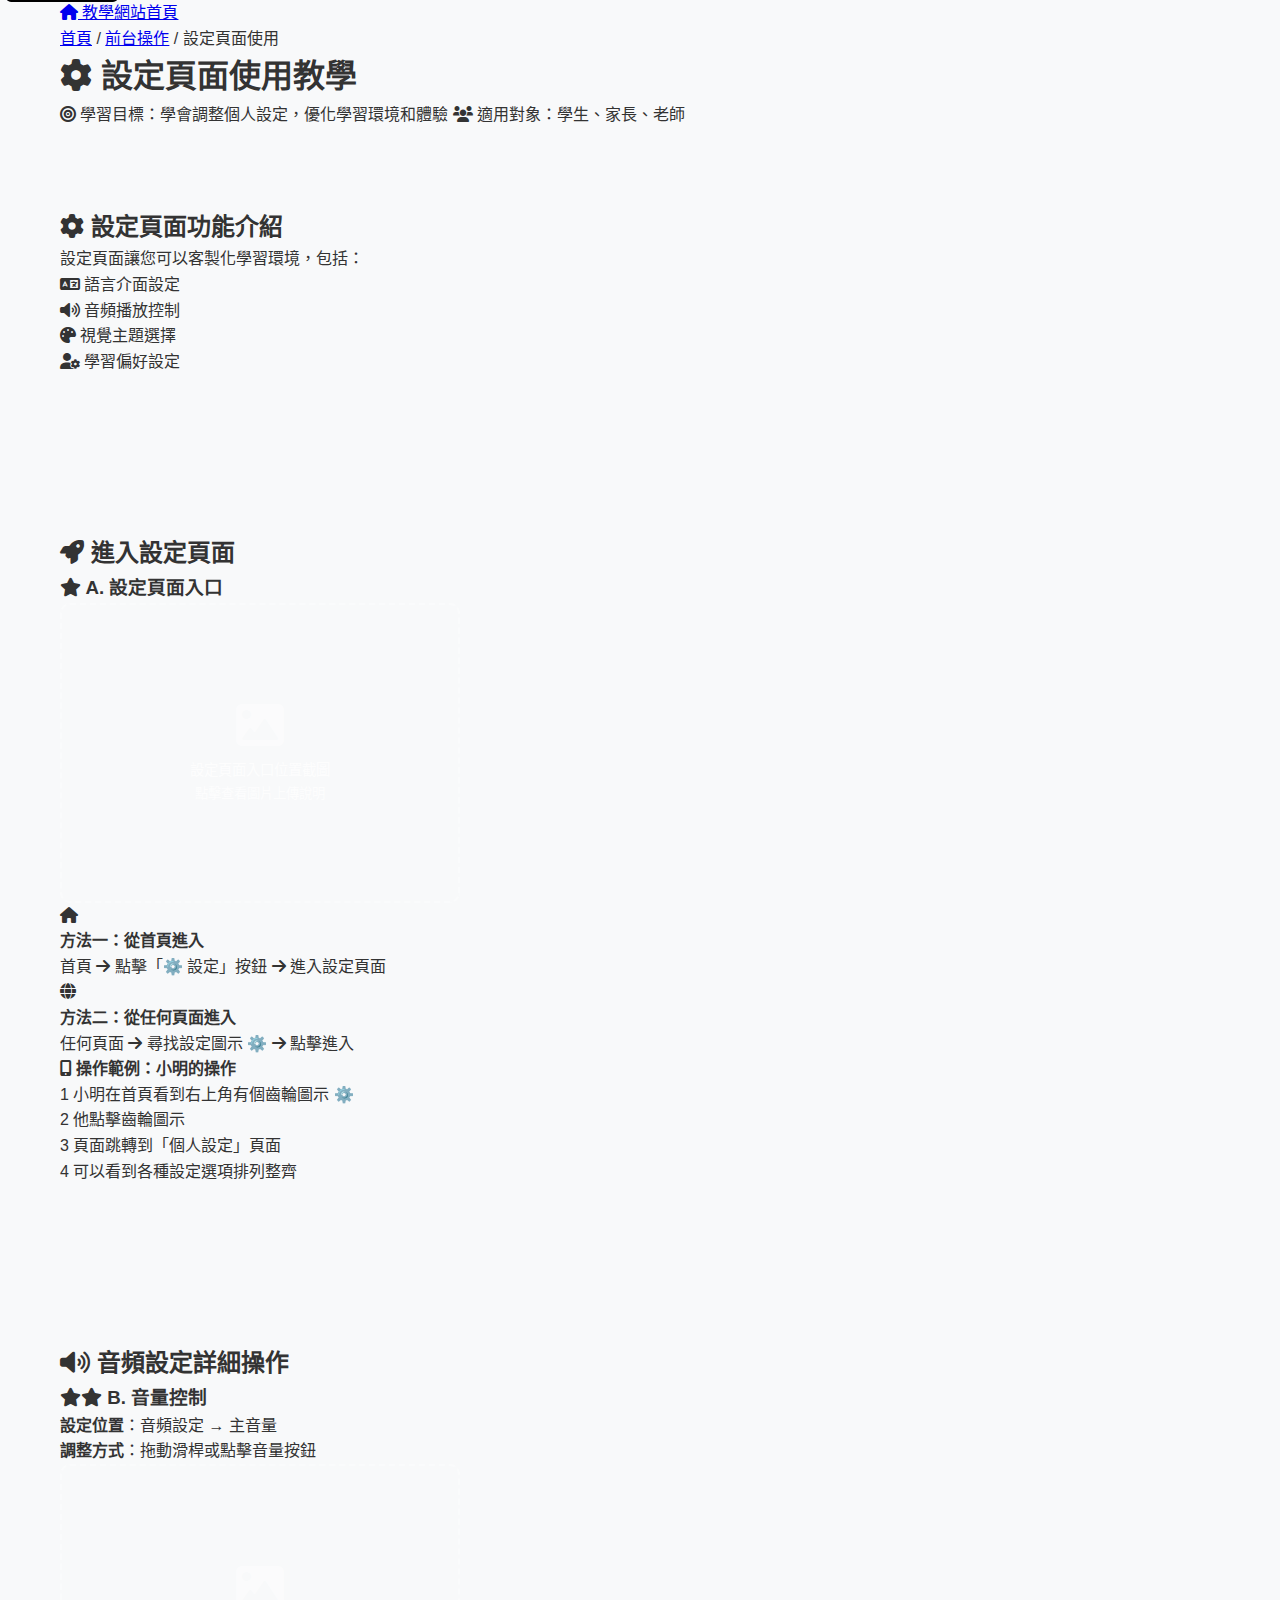
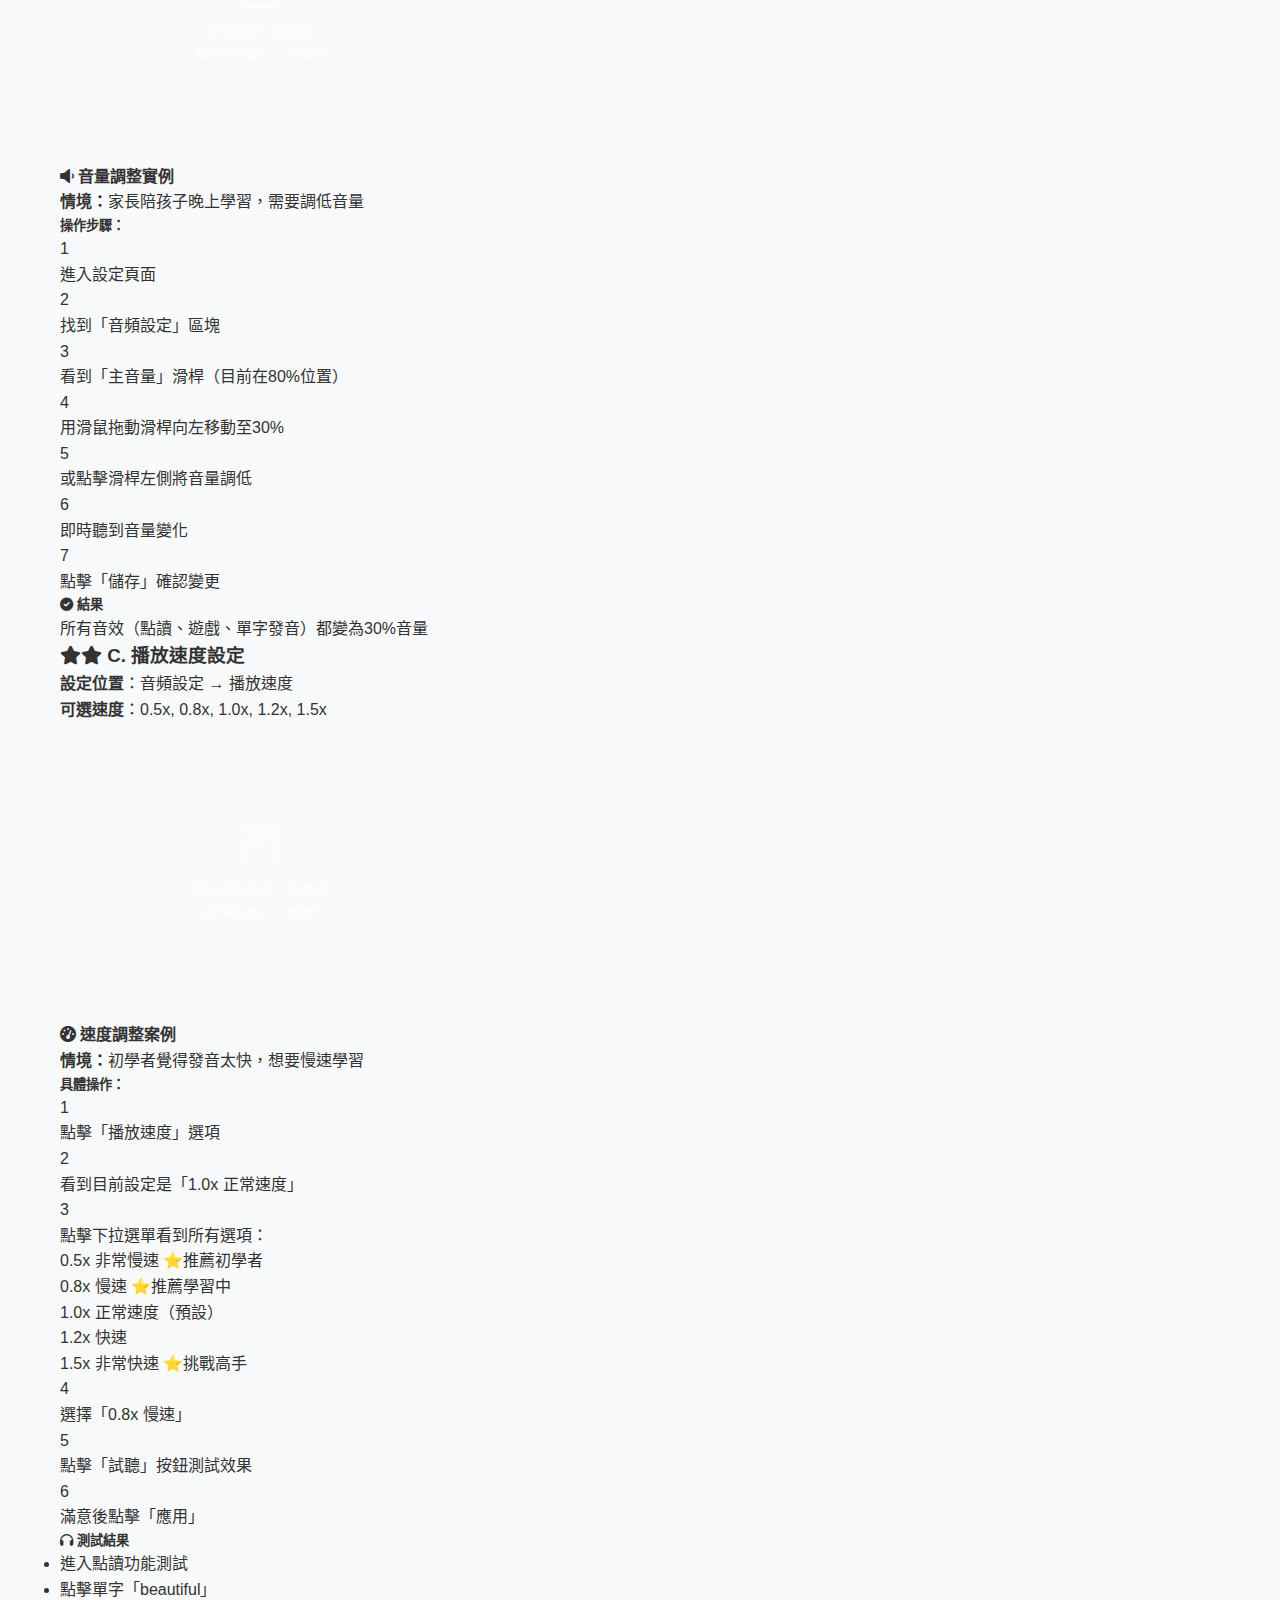
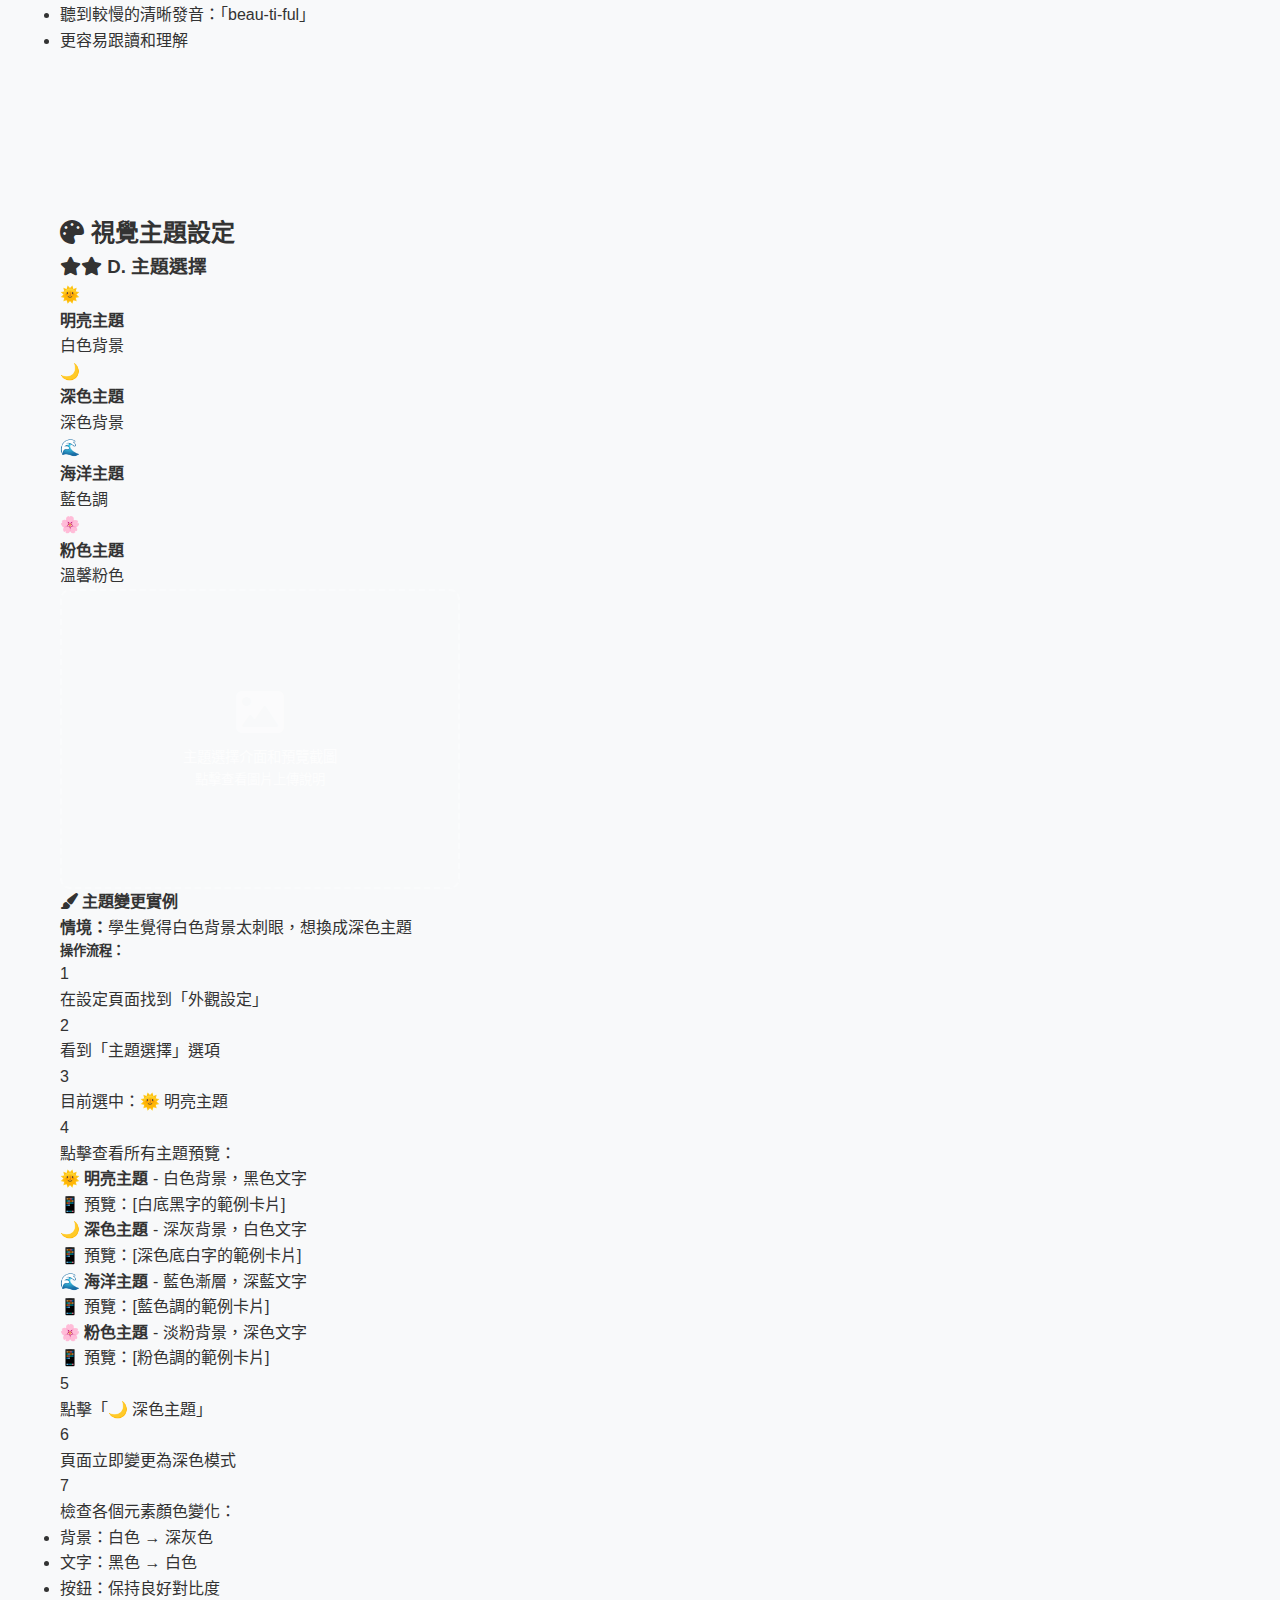
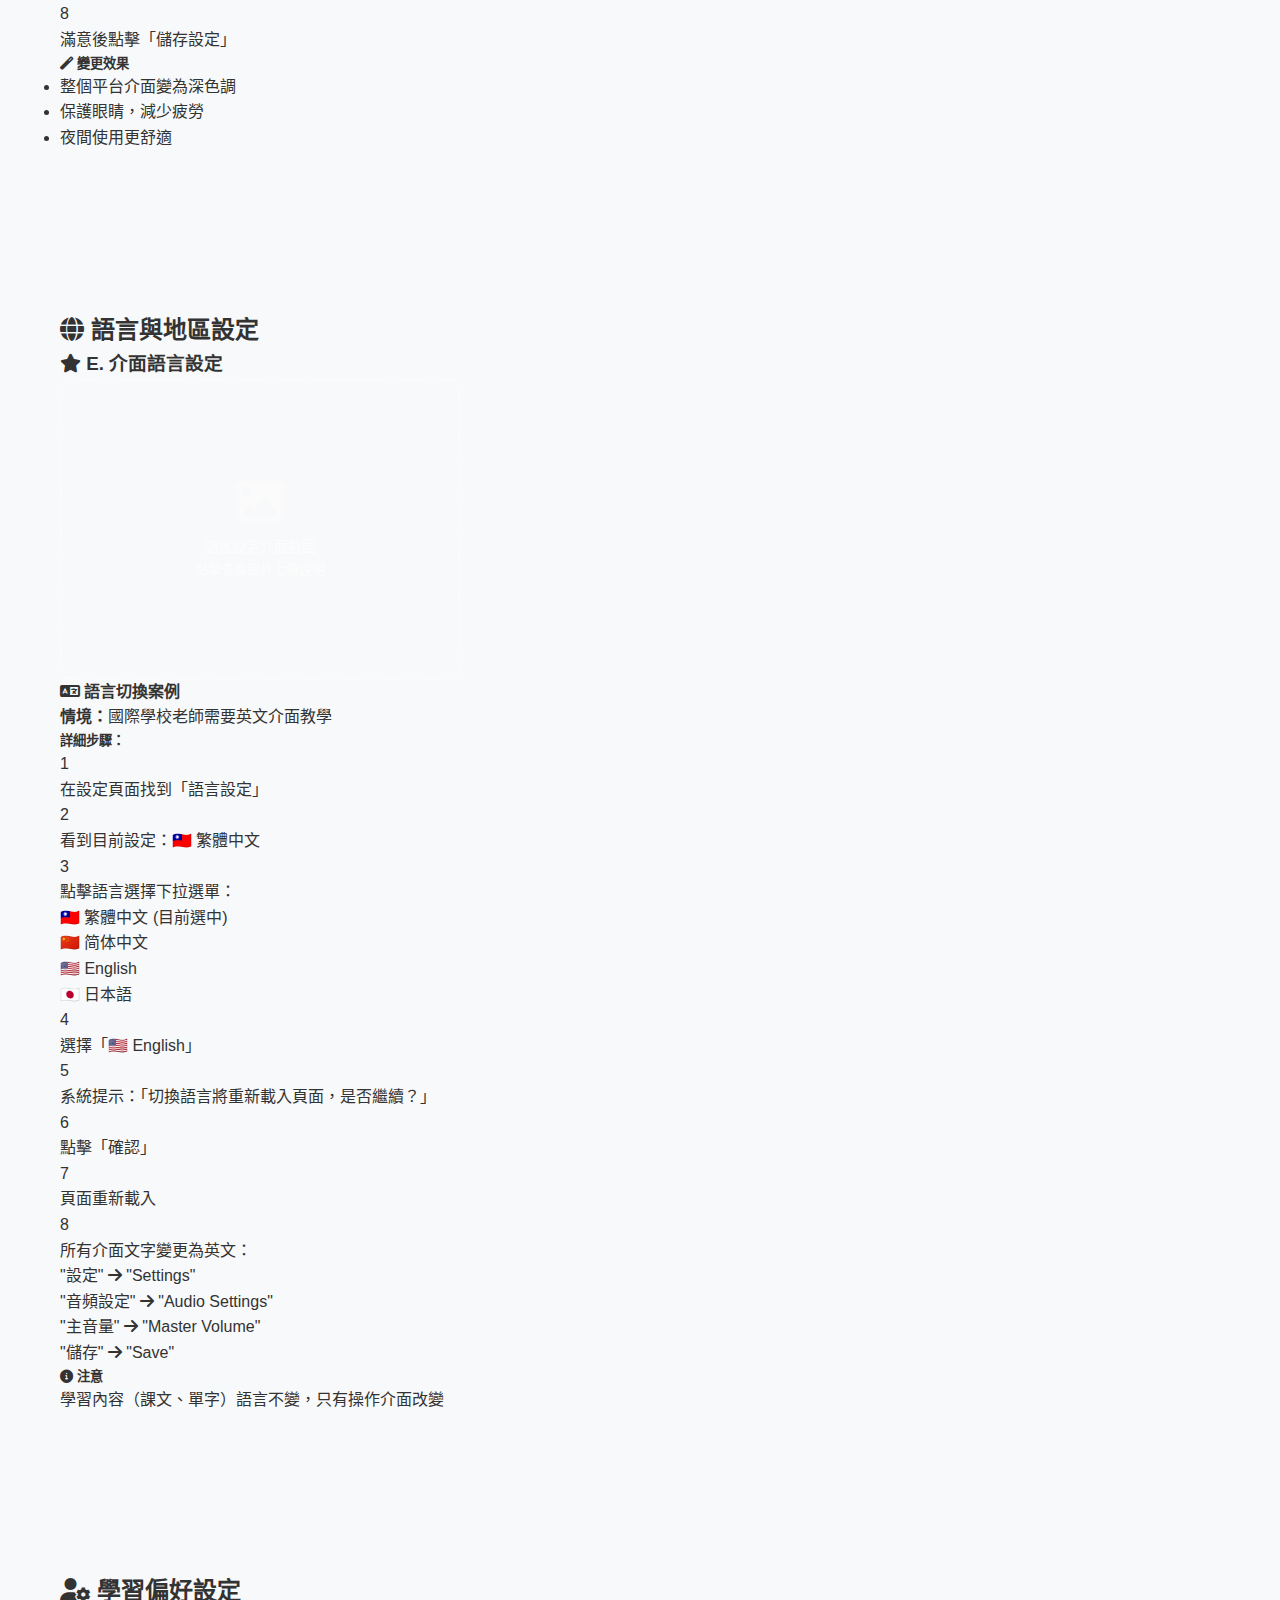
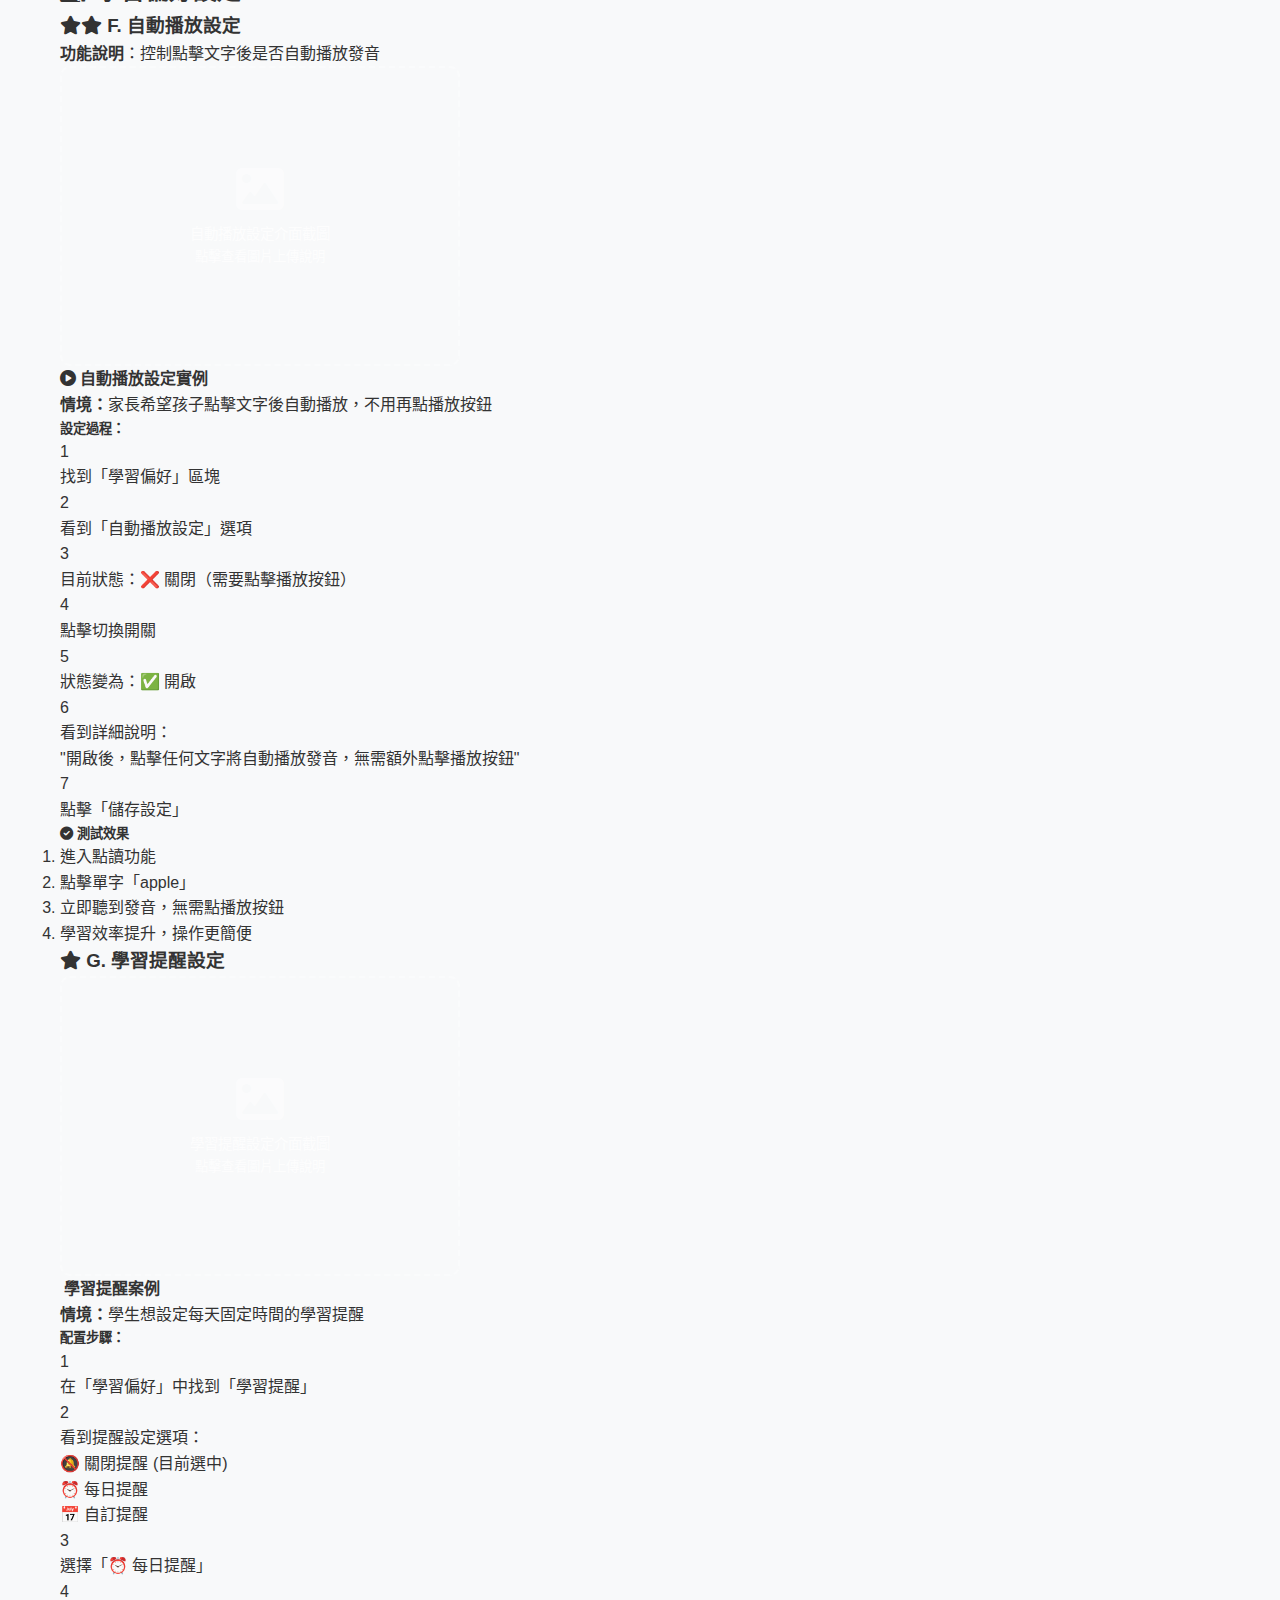
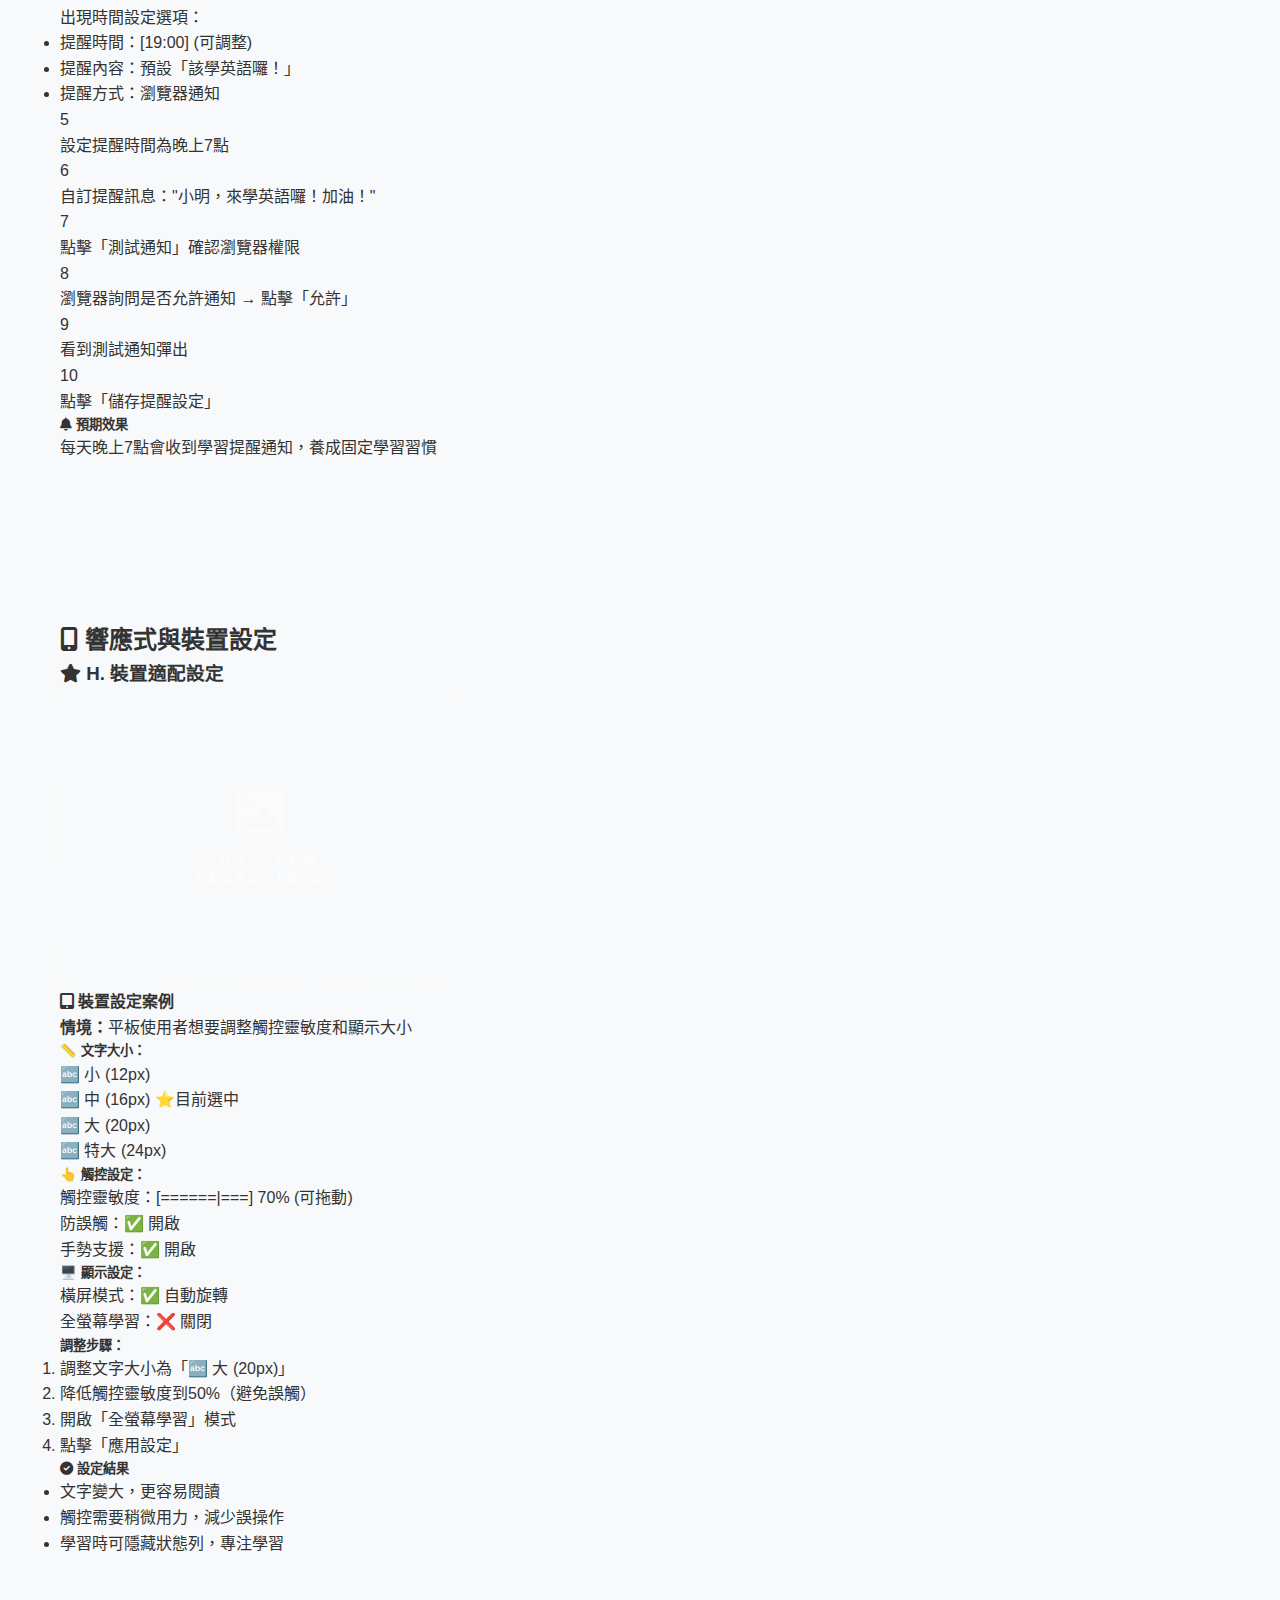
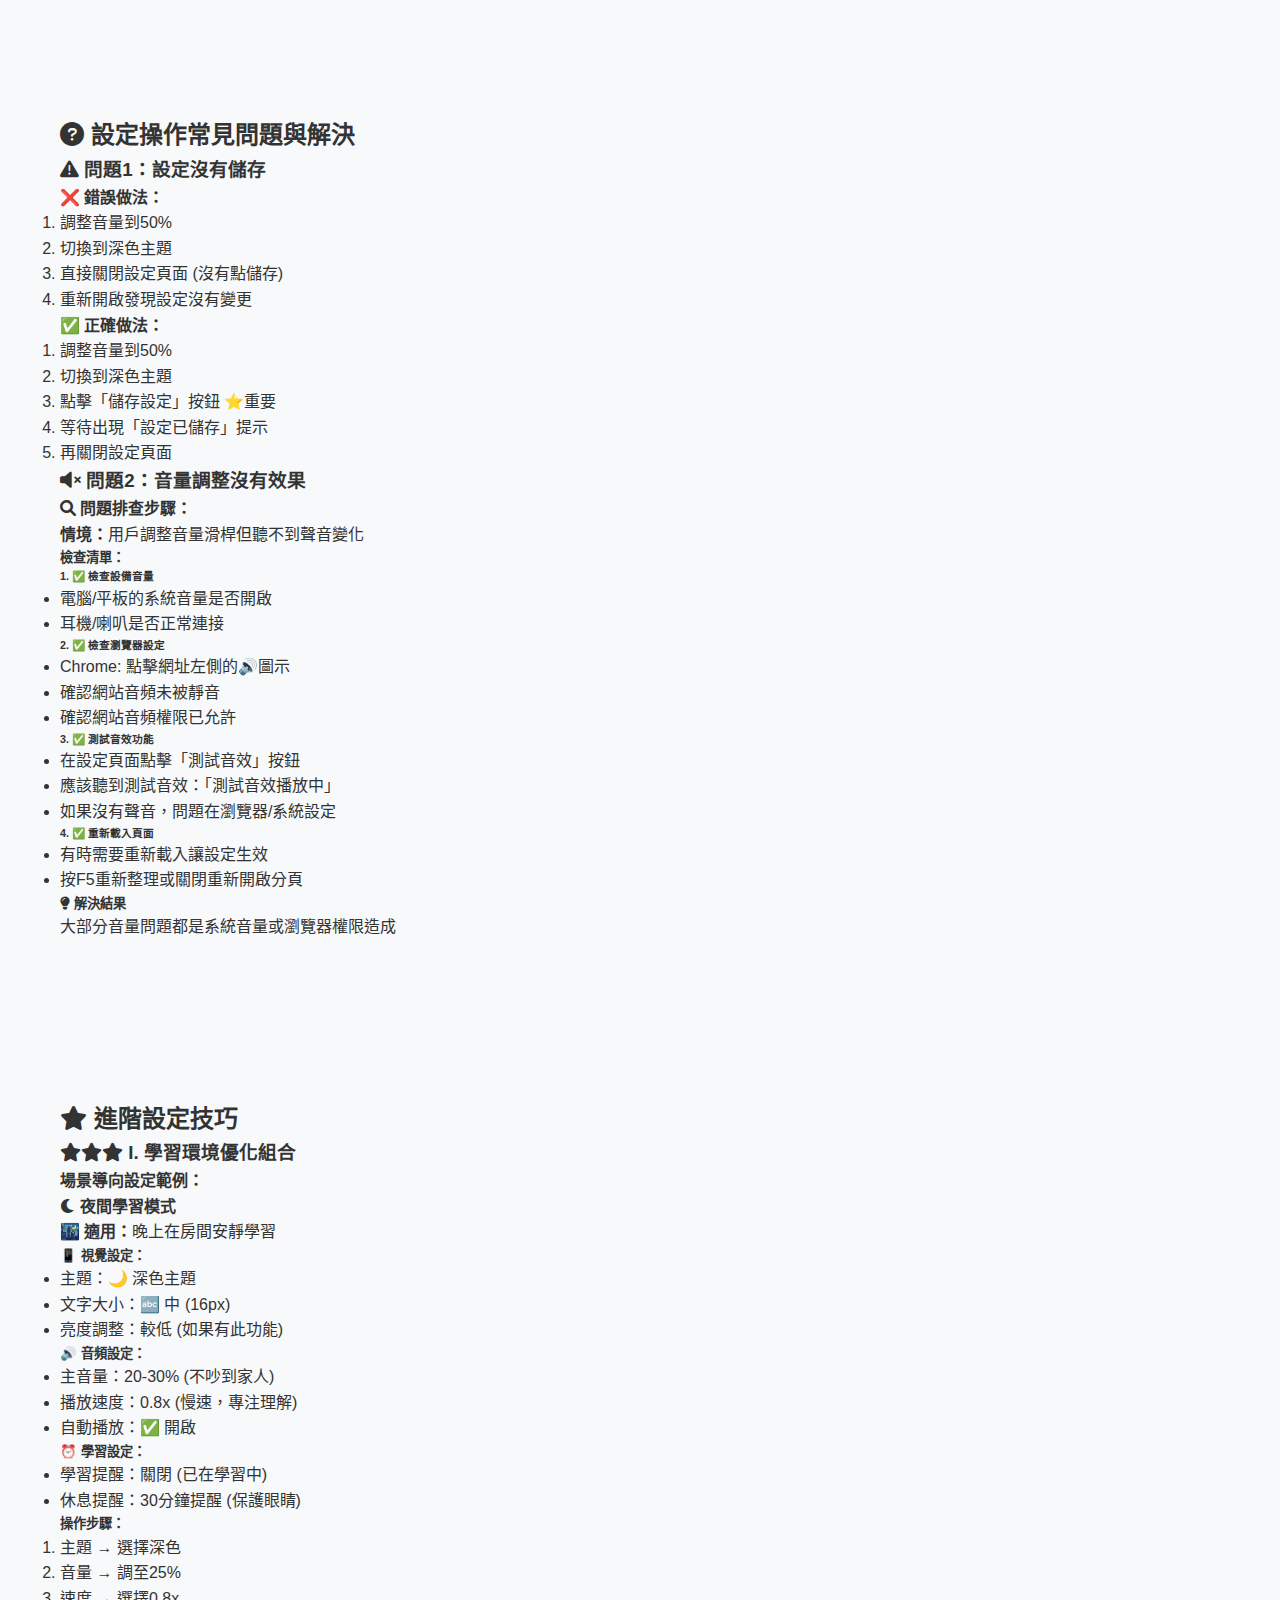
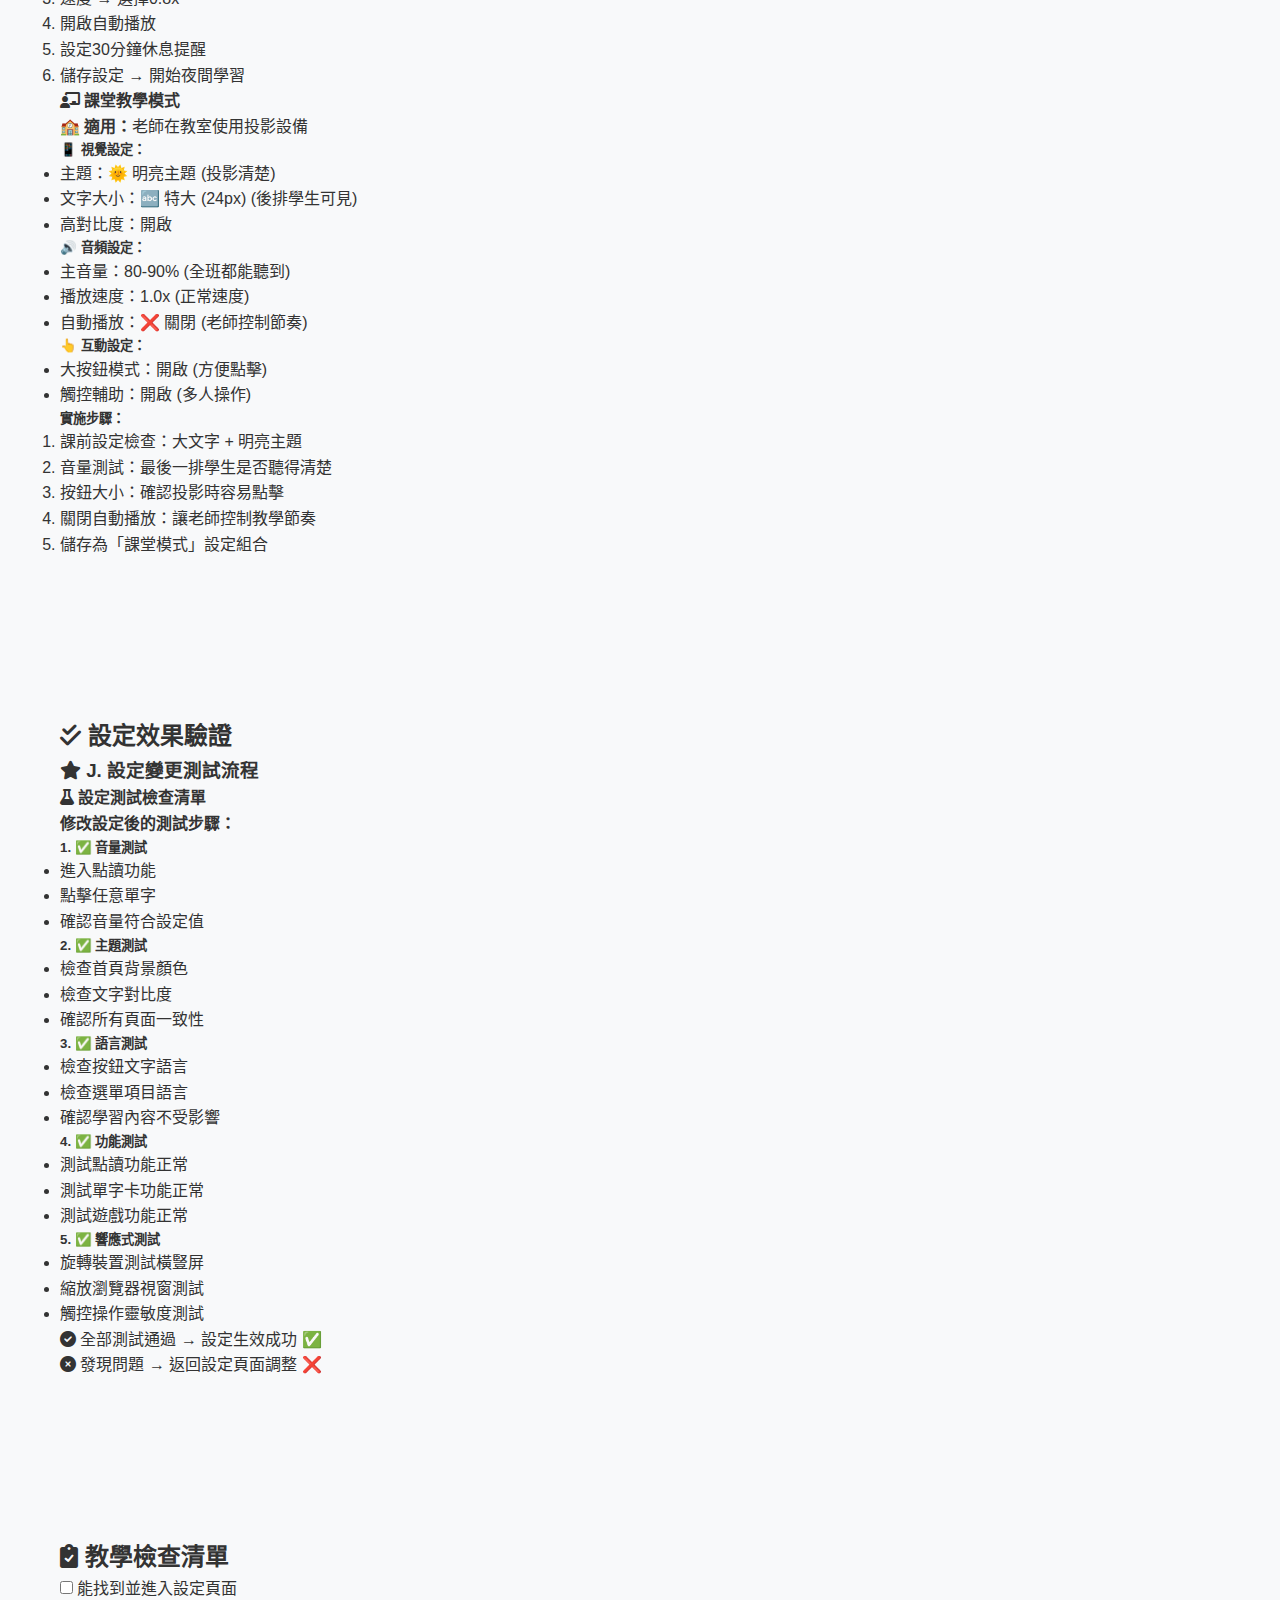
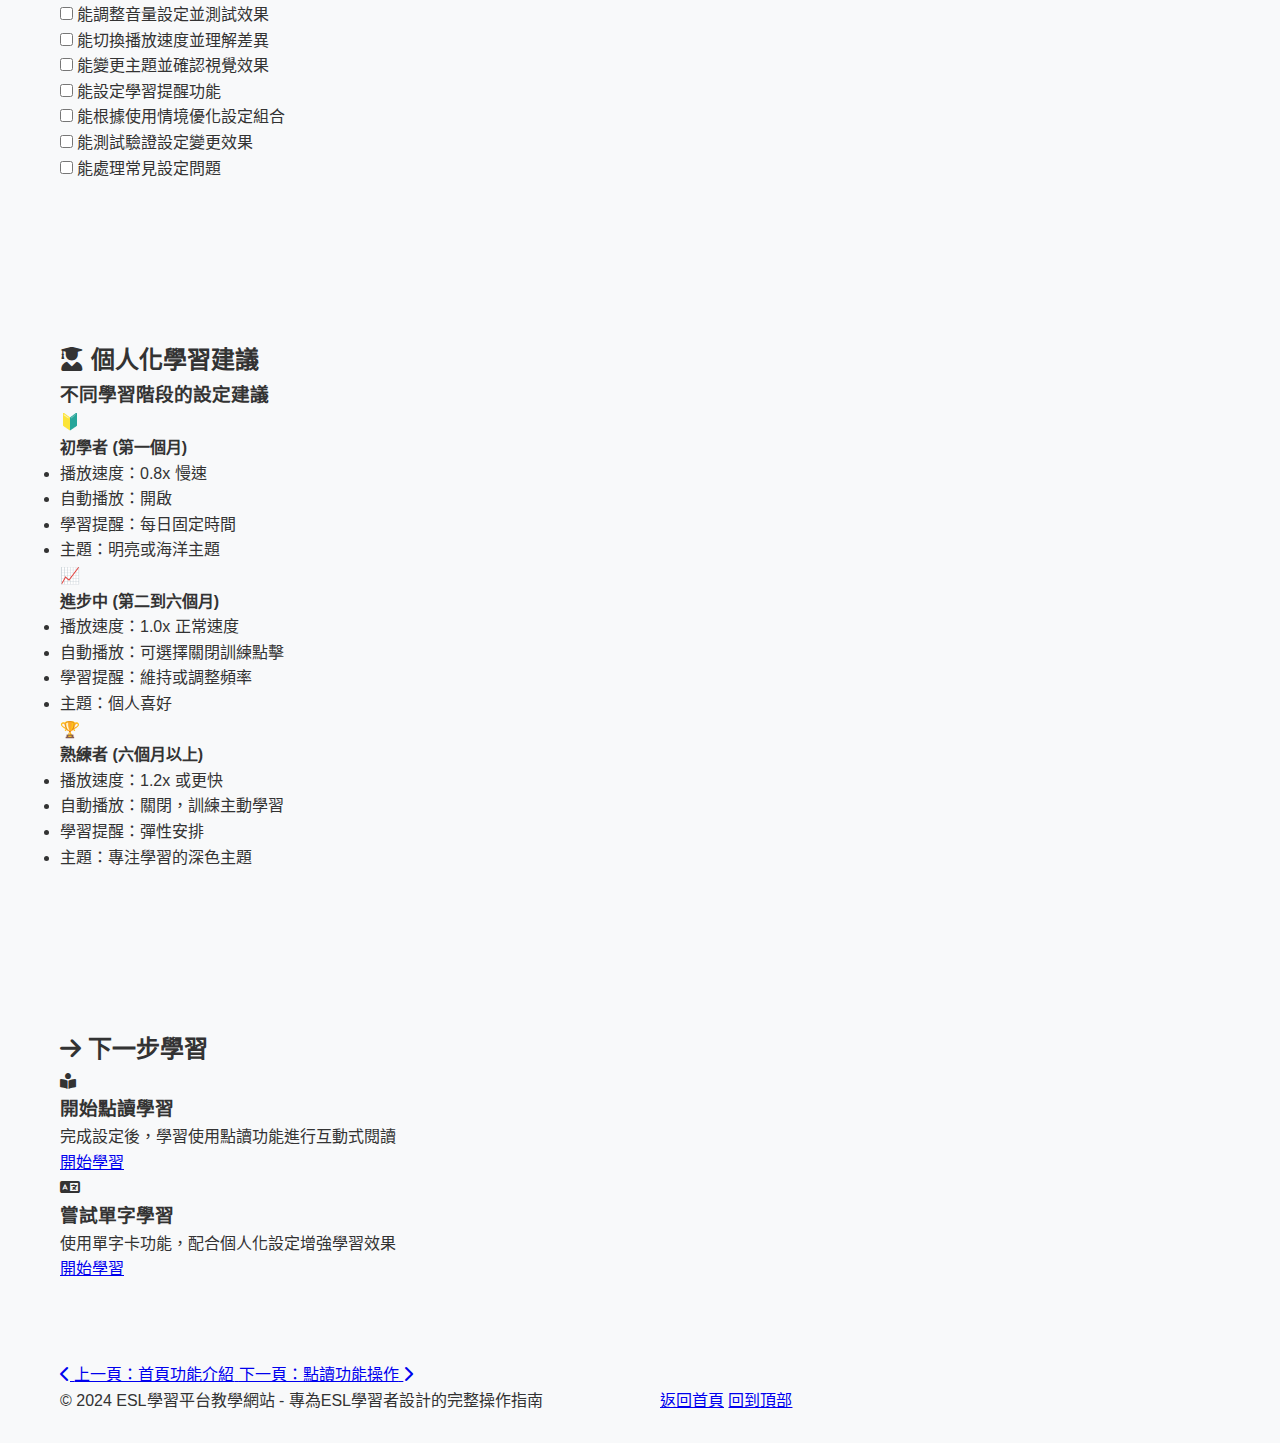
<file: frontend/settings-guide.html>
<!DOCTYPE html>
<html lang="zh-TW">
<head>
    <meta charset="UTF-8">
    <meta name="viewport" content="width=device-width, initial-scale=1.0">
    <title>設定頁面使用 - ESL學習平台教學網站</title>
    <link rel="stylesheet" href="../assets/css/style.css">
    <link rel="stylesheet" href="https://cdnjs.cloudflare.com/ajax/libs/font-awesome/6.0.0/css/all.min.css">
</head>
<body>
    <div class="container">
        <!-- 頂部導航 -->
        <nav class="top-nav">
            <a href="../index.html" class="nav-logo">
                <i class="fas fa-home"></i>
                教學網站首頁
            </a>
            <div class="nav-toggle">
                <span></span>
                <span></span>
                <span></span>
            </div>
        </nav>

        <!-- 主要內容 -->
        <main class="main-content">
            <!-- 頁面標題 -->
            <header class="page-header">
                <div class="breadcrumb">
                    <a href="../index.html">首頁</a>
                    <span>/</span>
                    <a href="../index.html#frontend">前台操作</a>
                    <span>/</span>
                    <span>設定頁面使用</span>
                </div>
                <h1><i class="fas fa-cog"></i> 設定頁面使用教學</h1>
                <div class="page-meta">
                    <span class="tag"><i class="fas fa-bullseye"></i> 學習目標：學會調整個人設定，優化學習環境和體驗</span>
                    <span class="tag"><i class="fas fa-users"></i> 適用對象：學生、家長、老師</span>
                </div>
            </header>

            <!-- 設定頁面功能介紹 -->
            <section class="content-section">
                <h2><i class="fas fa-cog"></i> 設定頁面功能介紹</h2>
                <div class="topic-card">
                    <p>設定頁面讓您可以客製化學習環境，包括：</p>
                    <div class="feature-list">
                        <div class="feature-item">
                            <i class="fas fa-language"></i>
                            <span>語言介面設定</span>
                        </div>
                        <div class="feature-item">
                            <i class="fas fa-volume-up"></i>
                            <span>音頻播放控制</span>
                        </div>
                        <div class="feature-item">
                            <i class="fas fa-palette"></i>
                            <span>視覺主題選擇</span>
                        </div>
                        <div class="feature-item">
                            <i class="fas fa-user-cog"></i>
                            <span>學習偏好設定</span>
                        </div>
                    </div>
                </div>
            </section>

            <!-- 進入設定頁面 -->
            <section class="content-section">
                <h2><i class="fas fa-rocket"></i> 進入設定頁面</h2>
                
                <div class="topic-card">
                    <h3><i class="fas fa-star"></i> A. 設定頁面入口</h3>
                    <div class="image-placeholder" onclick="showImageUploadInstructions(this)">
                        <i class="fas fa-image"></i>
                        <p>設定頁面入口位置截圖</p>
                        <small>點擊查看圖片上傳說明</small>
                    </div>
                    
                    <div class="method-list">
                        <div class="method-item">
                            <div class="method-header">
                                <i class="fas fa-home"></i>
                                <h4>方法一：從首頁進入</h4>
                            </div>
                            <div class="method-steps">
                                <span class="step">首頁</span>
                                <i class="fas fa-arrow-right"></i>
                                <span class="step">點擊「⚙️ 設定」按鈕</span>
                                <i class="fas fa-arrow-right"></i>
                                <span class="step">進入設定頁面</span>
                            </div>
                        </div>
                        
                        <div class="method-item">
                            <div class="method-header">
                                <i class="fas fa-globe"></i>
                                <h4>方法二：從任何頁面進入</h4>
                            </div>
                            <div class="method-steps">
                                <span class="step">任何頁面</span>
                                <i class="fas fa-arrow-right"></i>
                                <span class="step">尋找設定圖示 ⚙️</span>
                                <i class="fas fa-arrow-right"></i>
                                <span class="step">點擊進入</span>
                            </div>
                        </div>
                    </div>

                    <div class="example-box">
                        <h4><i class="fas fa-mobile-alt"></i> 操作範例：小明的操作</h4>
                        <div class="example-steps">
                            <div class="example-step">
                                <span class="step-num">1</span>
                                <span>小明在首頁看到右上角有個齒輪圖示 ⚙️</span>
                            </div>
                            <div class="example-step">
                                <span class="step-num">2</span>
                                <span>他點擊齒輪圖示</span>
                            </div>
                            <div class="example-step">
                                <span class="step-num">3</span>
                                <span>頁面跳轉到「個人設定」頁面</span>
                            </div>
                            <div class="example-step">
                                <span class="step-num">4</span>
                                <span>可以看到各種設定選項排列整齊</span>
                            </div>
                        </div>
                    </div>
                </div>
            </section>

            <!-- 音頻設定 -->
            <section class="content-section">
                <h2><i class="fas fa-volume-up"></i> 音頻設定詳細操作</h2>
                
                <!-- 音量控制 -->
                <div class="topic-card">
                    <h3><i class="fas fa-star"></i><i class="fas fa-star"></i> B. 音量控制</h3>
                    <div class="setting-info">
                        <p><strong>設定位置</strong>：音頻設定 → 主音量</p>
                        <p><strong>調整方式</strong>：拖動滑桿或點擊音量按鈕</p>
                    </div>
                    
                    <div class="image-placeholder" onclick="showImageUploadInstructions(this)">
                        <i class="fas fa-image"></i>
                        <p>音量控制介面截圖</p>
                        <small>點擊查看圖片上傳說明</small>
                    </div>

                    <div class="detailed-example">
                        <h4><i class="fas fa-volume-down"></i> 音量調整實例</h4>
                        <div class="scenario">
                            <strong>情境：</strong>家長陪孩子晚上學習，需要調低音量
                        </div>
                        
                        <div class="operation-steps">
                            <h5>操作步驟：</h5>
                            <div class="step-grid">
                                <div class="step-item">
                                    <div class="step-number">1</div>
                                    <div class="step-content">進入設定頁面</div>
                                </div>
                                <div class="step-item">
                                    <div class="step-number">2</div>
                                    <div class="step-content">找到「音頻設定」區塊</div>
                                </div>
                                <div class="step-item">
                                    <div class="step-number">3</div>
                                    <div class="step-content">看到「主音量」滑桿（目前在80%位置）</div>
                                </div>
                                <div class="step-item">
                                    <div class="step-number">4</div>
                                    <div class="step-content">用滑鼠拖動滑桿向左移動至30%</div>
                                </div>
                                <div class="step-item">
                                    <div class="step-number">5</div>
                                    <div class="step-content">或點擊滑桿左側將音量調低</div>
                                </div>
                                <div class="step-item">
                                    <div class="step-number">6</div>
                                    <div class="step-content">即時聽到音量變化</div>
                                </div>
                                <div class="step-item">
                                    <div class="step-number">7</div>
                                    <div class="step-content">點擊「儲存」確認變更</div>
                                </div>
                            </div>
                        </div>

                        <div class="result-box">
                            <h5><i class="fas fa-check-circle"></i> 結果</h5>
                            <p>所有音效（點讀、遊戲、單字發音）都變為30%音量</p>
                        </div>
                    </div>
                </div>

                <!-- 播放速度設定 -->
                <div class="topic-card">
                    <h3><i class="fas fa-star"></i><i class="fas fa-star"></i> C. 播放速度設定</h3>
                    <div class="setting-info">
                        <p><strong>設定位置</strong>：音頻設定 → 播放速度</p>
                        <p><strong>可選速度</strong>：0.5x, 0.8x, 1.0x, 1.2x, 1.5x</p>
                    </div>

                    <div class="image-placeholder" onclick="showImageUploadInstructions(this)">
                        <i class="fas fa-image"></i>
                        <p>播放速度設定介面截圖</p>
                        <small>點擊查看圖片上傳說明</small>
                    </div>

                    <div class="detailed-example">
                        <h4><i class="fas fa-tachometer-alt"></i> 速度調整案例</h4>
                        <div class="scenario">
                            <strong>情境：</strong>初學者覺得發音太快，想要慢速學習
                        </div>

                        <div class="operation-steps">
                            <h5>具體操作：</h5>
                            <div class="step-list">
                                <div class="step-item">
                                    <div class="step-number">1</div>
                                    <div class="step-content">點擊「播放速度」選項</div>
                                </div>
                                <div class="step-item">
                                    <div class="step-number">2</div>
                                    <div class="step-content">看到目前設定是「1.0x 正常速度」</div>
                                </div>
                                <div class="step-item">
                                    <div class="step-number">3</div>
                                    <div class="step-content">
                                        點擊下拉選單看到所有選項：
                                        <div class="speed-options">
                                            <div class="speed-option recommended">0.5x 非常慢速 ⭐推薦初學者</div>
                                            <div class="speed-option recommended">0.8x 慢速 ⭐推薦學習中</div>
                                            <div class="speed-option">1.0x 正常速度（預設）</div>
                                            <div class="speed-option">1.2x 快速</div>
                                            <div class="speed-option recommended">1.5x 非常快速 ⭐挑戰高手</div>
                                        </div>
                                    </div>
                                </div>
                                <div class="step-item">
                                    <div class="step-number">4</div>
                                    <div class="step-content">選擇「0.8x 慢速」</div>
                                </div>
                                <div class="step-item">
                                    <div class="step-number">5</div>
                                    <div class="step-content">點擊「試聽」按鈕測試效果</div>
                                </div>
                                <div class="step-item">
                                    <div class="step-number">6</div>
                                    <div class="step-content">滿意後點擊「應用」</div>
                                </div>
                            </div>
                        </div>

                        <div class="result-box">
                            <h5><i class="fas fa-headphones"></i> 測試結果</h5>
                            <ul>
                                <li>進入點讀功能測試</li>
                                <li>點擊單字「beautiful」</li>
                                <li>聽到較慢的清晰發音：「beau-ti-ful」</li>
                                <li>更容易跟讀和理解</li>
                            </ul>
                        </div>
                    </div>
                </div>
            </section>

            <!-- 視覺主題設定 -->
            <section class="content-section">
                <h2><i class="fas fa-palette"></i> 視覺主題設定</h2>
                
                <div class="topic-card">
                    <h3><i class="fas fa-star"></i><i class="fas fa-star"></i> D. 主題選擇</h3>
                    
                    <div class="theme-grid">
                        <div class="theme-option">
                            <div class="theme-icon">🌞</div>
                            <h4>明亮主題</h4>
                            <p>白色背景</p>
                        </div>
                        <div class="theme-option">
                            <div class="theme-icon">🌙</div>
                            <h4>深色主題</h4>
                            <p>深色背景</p>
                        </div>
                        <div class="theme-option">
                            <div class="theme-icon">🌊</div>
                            <h4>海洋主題</h4>
                            <p>藍色調</p>
                        </div>
                        <div class="theme-option">
                            <div class="theme-icon">🌸</div>
                            <h4>粉色主題</h4>
                            <p>溫馨粉色</p>
                        </div>
                    </div>

                    <div class="image-placeholder" onclick="showImageUploadInstructions(this)">
                        <i class="fas fa-image"></i>
                        <p>主題選擇介面和預覽截圖</p>
                        <small>點擊查看圖片上傳說明</small>
                    </div>

                    <div class="detailed-example">
                        <h4><i class="fas fa-paint-brush"></i> 主題變更實例</h4>
                        <div class="scenario">
                            <strong>情境：</strong>學生覺得白色背景太刺眼，想換成深色主題
                        </div>

                        <div class="operation-steps">
                            <h5>操作流程：</h5>
                            <div class="step-list">
                                <div class="step-item">
                                    <div class="step-number">1</div>
                                    <div class="step-content">在設定頁面找到「外觀設定」</div>
                                </div>
                                <div class="step-item">
                                    <div class="step-number">2</div>
                                    <div class="step-content">看到「主題選擇」選項</div>
                                </div>
                                <div class="step-item">
                                    <div class="step-number">3</div>
                                    <div class="step-content">目前選中：🌞 明亮主題</div>
                                </div>
                                <div class="step-item">
                                    <div class="step-number">4</div>
                                    <div class="step-content">
                                        點擊查看所有主題預覽：
                                        <div class="theme-previews">
                                            <div class="preview-item">
                                                <strong>🌞 明亮主題</strong> - 白色背景，黑色文字<br>
                                                📱 預覽：[白底黑字的範例卡片]
                                            </div>
                                            <div class="preview-item">
                                                <strong>🌙 深色主題</strong> - 深灰背景，白色文字<br>
                                                📱 預覽：[深色底白字的範例卡片]
                                            </div>
                                            <div class="preview-item">
                                                <strong>🌊 海洋主題</strong> - 藍色漸層，深藍文字<br>
                                                📱 預覽：[藍色調的範例卡片]
                                            </div>
                                            <div class="preview-item">
                                                <strong>🌸 粉色主題</strong> - 淡粉背景，深色文字<br>
                                                📱 預覽：[粉色調的範例卡片]
                                            </div>
                                        </div>
                                    </div>
                                </div>
                                <div class="step-item">
                                    <div class="step-number">5</div>
                                    <div class="step-content">點擊「🌙 深色主題」</div>
                                </div>
                                <div class="step-item">
                                    <div class="step-number">6</div>
                                    <div class="step-content">頁面立即變更為深色模式</div>
                                </div>
                                <div class="step-item">
                                    <div class="step-number">7</div>
                                    <div class="step-content">
                                        檢查各個元素顏色變化：
                                        <ul class="color-changes">
                                            <li>背景：白色 → 深灰色</li>
                                            <li>文字：黑色 → 白色</li>
                                            <li>按鈕：保持良好對比度</li>
                                        </ul>
                                    </div>
                                </div>
                                <div class="step-item">
                                    <div class="step-number">8</div>
                                    <div class="step-content">滿意後點擊「儲存設定」</div>
                                </div>
                            </div>
                        </div>

                        <div class="result-box">
                            <h5><i class="fas fa-magic"></i> 變更效果</h5>
                            <ul>
                                <li>整個平台介面變為深色調</li>
                                <li>保護眼睛，減少疲勞</li>
                                <li>夜間使用更舒適</li>
                            </ul>
                        </div>
                    </div>
                </div>
            </section>

            <!-- 語言與地區設定 -->
            <section class="content-section">
                <h2><i class="fas fa-globe"></i> 語言與地區設定</h2>
                
                <div class="topic-card">
                    <h3><i class="fas fa-star"></i> E. 介面語言設定</h3>
                    
                    <div class="image-placeholder" onclick="showImageUploadInstructions(this)">
                        <i class="fas fa-image"></i>
                        <p>語言設定介面截圖</p>
                        <small>點擊查看圖片上傳說明</small>
                    </div>

                    <div class="detailed-example">
                        <h4><i class="fas fa-language"></i> 語言切換案例</h4>
                        <div class="scenario">
                            <strong>情境：</strong>國際學校老師需要英文介面教學
                        </div>

                        <div class="operation-steps">
                            <h5>詳細步驟：</h5>
                            <div class="step-list">
                                <div class="step-item">
                                    <div class="step-number">1</div>
                                    <div class="step-content">在設定頁面找到「語言設定」</div>
                                </div>
                                <div class="step-item">
                                    <div class="step-number">2</div>
                                    <div class="step-content">看到目前設定：🇹🇼 繁體中文</div>
                                </div>
                                <div class="step-item">
                                    <div class="step-number">3</div>
                                    <div class="step-content">
                                        點擊語言選擇下拉選單：
                                        <div class="language-options">
                                            <div class="lang-option current">🇹🇼 繁體中文 (目前選中)</div>
                                            <div class="lang-option">🇨🇳 简体中文</div>
                                            <div class="lang-option">🇺🇸 English</div>
                                            <div class="lang-option">🇯🇵 日本語</div>
                                        </div>
                                    </div>
                                </div>
                                <div class="step-item">
                                    <div class="step-number">4</div>
                                    <div class="step-content">選擇「🇺🇸 English」</div>
                                </div>
                                <div class="step-item">
                                    <div class="step-number">5</div>
                                    <div class="step-content">系統提示：「切換語言將重新載入頁面，是否繼續？」</div>
                                </div>
                                <div class="step-item">
                                    <div class="step-number">6</div>
                                    <div class="step-content">點擊「確認」</div>
                                </div>
                                <div class="step-item">
                                    <div class="step-number">7</div>
                                    <div class="step-content">頁面重新載入</div>
                                </div>
                                <div class="step-item">
                                    <div class="step-number">8</div>
                                    <div class="step-content">
                                        所有介面文字變更為英文：
                                        <div class="translation-examples">
                                            <div class="translation-item">
                                                <span class="before">"設定"</span>
                                                <i class="fas fa-arrow-right"></i>
                                                <span class="after">"Settings"</span>
                                            </div>
                                            <div class="translation-item">
                                                <span class="before">"音頻設定"</span>
                                                <i class="fas fa-arrow-right"></i>
                                                <span class="after">"Audio Settings"</span>
                                            </div>
                                            <div class="translation-item">
                                                <span class="before">"主音量"</span>
                                                <i class="fas fa-arrow-right"></i>
                                                <span class="after">"Master Volume"</span>
                                            </div>
                                            <div class="translation-item">
                                                <span class="before">"儲存"</span>
                                                <i class="fas fa-arrow-right"></i>
                                                <span class="after">"Save"</span>
                                            </div>
                                        </div>
                                    </div>
                                </div>
                            </div>
                        </div>

                        <div class="note-box">
                            <h5><i class="fas fa-info-circle"></i> 注意</h5>
                            <p>學習內容（課文、單字）語言不變，只有操作介面改變</p>
                        </div>
                    </div>
                </div>
            </section>

            <!-- 學習偏好設定 -->
            <section class="content-section">
                <h2><i class="fas fa-user-cog"></i> 學習偏好設定</h2>
                
                <!-- 自動播放設定 -->
                <div class="topic-card">
                    <h3><i class="fas fa-star"></i><i class="fas fa-star"></i> F. 自動播放設定</h3>
                    <div class="setting-info">
                        <p><strong>功能說明</strong>：控制點擊文字後是否自動播放發音</p>
                    </div>

                    <div class="image-placeholder" onclick="showImageUploadInstructions(this)">
                        <i class="fas fa-image"></i>
                        <p>自動播放設定介面截圖</p>
                        <small>點擊查看圖片上傳說明</small>
                    </div>

                    <div class="detailed-example">
                        <h4><i class="fas fa-play-circle"></i> 自動播放設定實例</h4>
                        <div class="scenario">
                            <strong>情境：</strong>家長希望孩子點擊文字後自動播放，不用再點播放按鈕
                        </div>

                        <div class="operation-steps">
                            <h5>設定過程：</h5>
                            <div class="step-list">
                                <div class="step-item">
                                    <div class="step-number">1</div>
                                    <div class="step-content">找到「學習偏好」區塊</div>
                                </div>
                                <div class="step-item">
                                    <div class="step-number">2</div>
                                    <div class="step-content">看到「自動播放設定」選項</div>
                                </div>
                                <div class="step-item">
                                    <div class="step-number">3</div>
                                    <div class="step-content">目前狀態：❌ 關閉（需要點擊播放按鈕）</div>
                                </div>
                                <div class="step-item">
                                    <div class="step-number">4</div>
                                    <div class="step-content">點擊切換開關</div>
                                </div>
                                <div class="step-item">
                                    <div class="step-number">5</div>
                                    <div class="step-content">狀態變為：✅ 開啟</div>
                                </div>
                                <div class="step-item">
                                    <div class="step-number">6</div>
                                    <div class="step-content">
                                        看到詳細說明：<br>
                                        "開啟後，點擊任何文字將自動播放發音，無需額外點擊播放按鈕"
                                    </div>
                                </div>
                                <div class="step-item">
                                    <div class="step-number">7</div>
                                    <div class="step-content">點擊「儲存設定」</div>
                                </div>
                            </div>
                        </div>

                        <div class="result-box">
                            <h5><i class="fas fa-check-circle"></i> 測試效果</h5>
                            <ol>
                                <li>進入點讀功能</li>
                                <li>點擊單字「apple」</li>
                                <li>立即聽到發音，無需點播放按鈕</li>
                                <li>學習效率提升，操作更簡便</li>
                            </ol>
                        </div>
                    </div>
                </div>

                <!-- 學習提醒設定 -->
                <div class="topic-card">
                    <h3><i class="fas fa-star"></i> G. 學習提醒設定</h3>
                    
                    <div class="image-placeholder" onclick="showImageUploadInstructions(this)">
                        <i class="fas fa-image"></i>
                        <p>學習提醒設定介面截圖</p>
                        <small>點擊查看圖片上傳說明</small>
                    </div>

                    <div class="detailed-example">
                        <h4><i class="fas fa-alarm-clock"></i> 學習提醒案例</h4>
                        <div class="scenario">
                            <strong>情境：</strong>學生想設定每天固定時間的學習提醒
                        </div>

                        <div class="operation-steps">
                            <h5>配置步驟：</h5>
                            <div class="step-list">
                                <div class="step-item">
                                    <div class="step-number">1</div>
                                    <div class="step-content">在「學習偏好」中找到「學習提醒」</div>
                                </div>
                                <div class="step-item">
                                    <div class="step-number">2</div>
                                    <div class="step-content">
                                        看到提醒設定選項：
                                        <div class="reminder-options">
                                            <div class="reminder-option current">🔕 關閉提醒 (目前選中)</div>
                                            <div class="reminder-option">⏰ 每日提醒</div>
                                            <div class="reminder-option">📅 自訂提醒</div>
                                        </div>
                                    </div>
                                </div>
                                <div class="step-item">
                                    <div class="step-number">3</div>
                                    <div class="step-content">選擇「⏰ 每日提醒」</div>
                                </div>
                                <div class="step-item">
                                    <div class="step-number">4</div>
                                    <div class="step-content">
                                        出現時間設定選項：
                                        <ul class="time-settings">
                                            <li>提醒時間：[19:00] (可調整)</li>
                                            <li>提醒內容：預設「該學英語囉！」</li>
                                            <li>提醒方式：瀏覽器通知</li>
                                        </ul>
                                    </div>
                                </div>
                                <div class="step-item">
                                    <div class="step-number">5</div>
                                    <div class="step-content">設定提醒時間為晚上7點</div>
                                </div>
                                <div class="step-item">
                                    <div class="step-number">6</div>
                                    <div class="step-content">自訂提醒訊息："小明，來學英語囉！加油！"</div>
                                </div>
                                <div class="step-item">
                                    <div class="step-number">7</div>
                                    <div class="step-content">點擊「測試通知」確認瀏覽器權限</div>
                                </div>
                                <div class="step-item">
                                    <div class="step-number">8</div>
                                    <div class="step-content">瀏覽器詢問是否允許通知 → 點擊「允許」</div>
                                </div>
                                <div class="step-item">
                                    <div class="step-number">9</div>
                                    <div class="step-content">看到測試通知彈出</div>
                                </div>
                                <div class="step-item">
                                    <div class="step-number">10</div>
                                    <div class="step-content">點擊「儲存提醒設定」</div>
                                </div>
                            </div>
                        </div>

                        <div class="result-box">
                            <h5><i class="fas fa-bell"></i> 預期效果</h5>
                            <p>每天晚上7點會收到學習提醒通知，養成固定學習習慣</p>
                        </div>
                    </div>
                </div>
            </section>

            <!-- 響應式與裝置設定 -->
            <section class="content-section">
                <h2><i class="fas fa-mobile-alt"></i> 響應式與裝置設定</h2>
                
                <div class="topic-card">
                    <h3><i class="fas fa-star"></i> H. 裝置適配設定</h3>
                    
                    <div class="image-placeholder" onclick="showImageUploadInstructions(this)">
                        <i class="fas fa-image"></i>
                        <p>裝置設定介面截圖</p>
                        <small>點擊查看圖片上傳說明</small>
                    </div>

                    <div class="detailed-example">
                        <h4><i class="fas fa-tablet-alt"></i> 裝置設定案例</h4>
                        <div class="scenario">
                            <strong>情境：</strong>平板使用者想要調整觸控靈敏度和顯示大小
                        </div>

                        <div class="device-settings">
                            <div class="setting-group">
                                <h5>📏 文字大小：</h5>
                                <div class="text-size-options">
                                    <div class="size-option">🔤 小 (12px)</div>
                                    <div class="size-option current">🔤 中 (16px) ⭐目前選中</div>
                                    <div class="size-option">🔤 大 (20px)</div>
                                    <div class="size-option">🔤 特大 (24px)</div>
                                </div>
                            </div>

                            <div class="setting-group">
                                <h5>👆 觸控設定：</h5>
                                <div class="touch-settings">
                                    <div class="touch-item">觸控靈敏度：[======|===] 70% (可拖動)</div>
                                    <div class="touch-item">防誤觸：✅ 開啟</div>
                                    <div class="touch-item">手勢支援：✅ 開啟</div>
                                </div>
                            </div>

                            <div class="setting-group">
                                <h5>🖥️ 顯示設定：</h5>
                                <div class="display-settings">
                                    <div class="display-item">橫屏模式：✅ 自動旋轉</div>
                                    <div class="display-item">全螢幕學習：❌ 關閉</div>
                                </div>
                            </div>
                        </div>

                        <div class="operation-summary">
                            <h5>調整步驟：</h5>
                            <ol>
                                <li>調整文字大小為「🔤 大 (20px)」</li>
                                <li>降低觸控靈敏度到50%（避免誤觸）</li>
                                <li>開啟「全螢幕學習」模式</li>
                                <li>點擊「應用設定」</li>
                            </ol>
                        </div>

                        <div class="result-box">
                            <h5><i class="fas fa-check-circle"></i> 設定結果</h5>
                            <ul>
                                <li>文字變大，更容易閱讀</li>
                                <li>觸控需要稍微用力，減少誤操作</li>
                                <li>學習時可隱藏狀態列，專注學習</li>
                            </ul>
                        </div>
                    </div>
                </div>
            </section>

            <!-- 常見問題 -->
            <section class="content-section">
                <h2><i class="fas fa-question-circle"></i> 設定操作常見問題與解決</h2>
                
                <div class="problem-solution">
                    <div class="problem-card">
                        <h3><i class="fas fa-exclamation-triangle"></i> 問題1：設定沒有儲存</h3>
                        
                        <div class="wrong-way">
                            <h4>❌ 錯誤做法：</h4>
                            <ol>
                                <li>調整音量到50%</li>
                                <li>切換到深色主題</li>
                                <li>直接關閉設定頁面 (沒有點儲存)</li>
                                <li>重新開啟發現設定沒有變更</li>
                            </ol>
                        </div>

                        <div class="correct-way">
                            <h4>✅ 正確做法：</h4>
                            <ol>
                                <li>調整音量到50%</li>
                                <li>切換到深色主題</li>
                                <li>點擊「儲存設定」按鈕 ⭐重要</li>
                                <li>等待出現「設定已儲存」提示</li>
                                <li>再關閉設定頁面</li>
                            </ol>
                        </div>
                    </div>

                    <div class="problem-card">
                        <h3><i class="fas fa-volume-mute"></i> 問題2：音量調整沒有效果</h3>
                        
                        <div class="diagnostic-steps">
                            <h4><i class="fas fa-search"></i> 問題排查步驟：</h4>
                            <div class="scenario">
                                <strong>情境：</strong>用戶調整音量滑桿但聽不到聲音變化
                            </div>

                            <div class="checklist">
                                <h5>檢查清單：</h5>
                                <div class="check-item">
                                    <h6>1. ✅ 檢查設備音量</h6>
                                    <ul>
                                        <li>電腦/平板的系統音量是否開啟</li>
                                        <li>耳機/喇叭是否正常連接</li>
                                    </ul>
                                </div>

                                <div class="check-item">
                                    <h6>2. ✅ 檢查瀏覽器設定</h6>
                                    <ul>
                                        <li>Chrome: 點擊網址左側的🔊圖示</li>
                                        <li>確認網站音頻未被靜音</li>
                                        <li>確認網站音頻權限已允許</li>
                                    </ul>
                                </div>

                                <div class="check-item">
                                    <h6>3. ✅ 測試音效功能</h6>
                                    <ul>
                                        <li>在設定頁面點擊「測試音效」按鈕</li>
                                        <li>應該聽到測試音效：「測試音效播放中」</li>
                                        <li>如果沒有聲音，問題在瀏覽器/系統設定</li>
                                    </ul>
                                </div>

                                <div class="check-item">
                                    <h6>4. ✅ 重新載入頁面</h6>
                                    <ul>
                                        <li>有時需要重新載入讓設定生效</li>
                                        <li>按F5重新整理或關閉重新開啟分頁</li>
                                    </ul>
                                </div>
                            </div>

                            <div class="solution-result">
                                <h5><i class="fas fa-lightbulb"></i> 解決結果</h5>
                                <p>大部分音量問題都是系統音量或瀏覽器權限造成</p>
                            </div>
                        </div>
                    </div>
                </div>
            </section>

            <!-- 進階設定技巧 -->
            <section class="content-section">
                <h2><i class="fas fa-star"></i> 進階設定技巧</h2>
                
                <div class="advanced-tips">
                    <h3><i class="fas fa-star"></i><i class="fas fa-star"></i><i class="fas fa-star"></i> I. 學習環境優化組合</h3>
                    <p><strong>場景導向設定範例：</strong></p>

                    <!-- 夜間學習模式 -->
                    <div class="mode-card night-mode">
                        <h4><i class="fas fa-moon"></i> 夜間學習模式</h4>
                        <div class="mode-scenario">
                            <strong>🌃 適用：</strong>晚上在房間安靜學習
                        </div>

                        <div class="mode-settings">
                            <div class="setting-category">
                                <h5>📱 視覺設定：</h5>
                                <ul>
                                    <li>主題：🌙 深色主題</li>
                                    <li>文字大小：🔤 中 (16px)</li>
                                    <li>亮度調整：較低 (如果有此功能)</li>
                                </ul>
                            </div>

                            <div class="setting-category">
                                <h5>🔊 音頻設定：</h5>
                                <ul>
                                    <li>主音量：20-30% (不吵到家人)</li>
                                    <li>播放速度：0.8x (慢速，專注理解)</li>
                                    <li>自動播放：✅ 開啟</li>
                                </ul>
                            </div>

                            <div class="setting-category">
                                <h5>⏰ 學習設定：</h5>
                                <ul>
                                    <li>學習提醒：關閉 (已在學習中)</li>
                                    <li>休息提醒：30分鐘提醒 (保護眼睛)</li>
                                </ul>
                            </div>
                        </div>

                        <div class="setup-steps">
                            <h5>操作步驟：</h5>
                            <ol>
                                <li>主題 → 選擇深色</li>
                                <li>音量 → 調至25%</li>
                                <li>速度 → 選擇0.8x</li>
                                <li>開啟自動播放</li>
                                <li>設定30分鐘休息提醒</li>
                                <li>儲存設定 → 開始夜間學習</li>
                            </ol>
                        </div>
                    </div>

                    <!-- 課堂教學模式 -->
                    <div class="mode-card classroom-mode">
                        <h4><i class="fas fa-chalkboard-teacher"></i> 課堂教學模式</h4>
                        <div class="mode-scenario">
                            <strong>🏫 適用：</strong>老師在教室使用投影設備
                        </div>

                        <div class="mode-settings">
                            <div class="setting-category">
                                <h5>📱 視覺設定：</h5>
                                <ul>
                                    <li>主題：🌞 明亮主題 (投影清楚)</li>
                                    <li>文字大小：🔤 特大 (24px) (後排學生可見)</li>
                                    <li>高對比度：開啟</li>
                                </ul>
                            </div>

                            <div class="setting-category">
                                <h5>🔊 音頻設定：</h5>
                                <ul>
                                    <li>主音量：80-90% (全班都能聽到)</li>
                                    <li>播放速度：1.0x (正常速度)</li>
                                    <li>自動播放：❌ 關閉 (老師控制節奏)</li>
                                </ul>
                            </div>

                            <div class="setting-category">
                                <h5>👆 互動設定：</h5>
                                <ul>
                                    <li>大按鈕模式：開啟 (方便點擊)</li>
                                    <li>觸控輔助：開啟 (多人操作)</li>
                                </ul>
                            </div>
                        </div>

                        <div class="setup-steps">
                            <h5>實施步驟：</h5>
                            <ol>
                                <li>課前設定檢查：大文字 + 明亮主題</li>
                                <li>音量測試：最後一排學生是否聽得清楚</li>
                                <li>按鈕大小：確認投影時容易點擊</li>
                                <li>關閉自動播放：讓老師控制教學節奏</li>
                                <li>儲存為「課堂模式」設定組合</li>
                            </ol>
                        </div>
                    </div>
                </div>
            </section>

            <!-- 設定效果驗證 -->
            <section class="content-section">
                <h2><i class="fas fa-check-double"></i> 設定效果驗證</h2>
                
                <div class="topic-card">
                    <h3><i class="fas fa-star"></i> J. 設定變更測試流程</h3>
                    
                    <div class="verification-checklist">
                        <h4><i class="fas fa-flask"></i> 設定測試檢查清單</h4>
                        <p><strong>修改設定後的測試步驟：</strong></p>

                        <div class="test-items">
                            <div class="test-item">
                                <h5>1. ✅ 音量測試</h5>
                                <ul>
                                    <li>進入點讀功能</li>
                                    <li>點擊任意單字</li>
                                    <li>確認音量符合設定值</li>
                                </ul>
                            </div>

                            <div class="test-item">
                                <h5>2. ✅ 主題測試</h5>
                                <ul>
                                    <li>檢查首頁背景顏色</li>
                                    <li>檢查文字對比度</li>
                                    <li>確認所有頁面一致性</li>
                                </ul>
                            </div>

                            <div class="test-item">
                                <h5>3. ✅ 語言測試</h5>
                                <ul>
                                    <li>檢查按鈕文字語言</li>
                                    <li>檢查選單項目語言</li>
                                    <li>確認學習內容不受影響</li>
                                </ul>
                            </div>

                            <div class="test-item">
                                <h5>4. ✅ 功能測試</h5>
                                <ul>
                                    <li>測試點讀功能正常</li>
                                    <li>測試單字卡功能正常</li>
                                    <li>測試遊戲功能正常</li>
                                </ul>
                            </div>

                            <div class="test-item">
                                <h5>5. ✅ 響應式測試</h5>
                                <ul>
                                    <li>旋轉裝置測試橫豎屏</li>
                                    <li>縮放瀏覽器視窗測試</li>
                                    <li>觸控操作靈敏度測試</li>
                                </ul>
                            </div>
                        </div>

                        <div class="test-results">
                            <div class="test-pass">
                                <i class="fas fa-check-circle"></i>
                                <span>全部測試通過 → 設定生效成功 ✅</span>
                            </div>
                            <div class="test-fail">
                                <i class="fas fa-times-circle"></i>
                                <span>發現問題 → 返回設定頁面調整 ❌</span>
                            </div>
                        </div>
                    </div>
                </div>
            </section>

            <!-- 教學檢查清單 -->
            <section class="content-section">
                <h2><i class="fas fa-clipboard-check"></i> 教學檢查清單</h2>
                
                <div class="checklist-container">
                    <div class="checklist-item">
                        <input type="checkbox" id="settings-check1">
                        <label for="settings-check1">能找到並進入設定頁面</label>
                    </div>
                    <div class="checklist-item">
                        <input type="checkbox" id="settings-check2">
                        <label for="settings-check2">能調整音量設定並測試效果</label>
                    </div>
                    <div class="checklist-item">
                        <input type="checkbox" id="settings-check3">
                        <label for="settings-check3">能切換播放速度並理解差異</label>
                    </div>
                    <div class="checklist-item">
                        <input type="checkbox" id="settings-check4">
                        <label for="settings-check4">能變更主題並確認視覺效果</label>
                    </div>
                    <div class="checklist-item">
                        <input type="checkbox" id="settings-check5">
                        <label for="settings-check5">能設定學習提醒功能</label>
                    </div>
                    <div class="checklist-item">
                        <input type="checkbox" id="settings-check6">
                        <label for="settings-check6">能根據使用情境優化設定組合</label>
                    </div>
                    <div class="checklist-item">
                        <input type="checkbox" id="settings-check7">
                        <label for="settings-check7">能測試驗證設定變更效果</label>
                    </div>
                    <div class="checklist-item">
                        <input type="checkbox" id="settings-check8">
                        <label for="settings-check8">能處理常見設定問題</label>
                    </div>
                </div>
            </section>

            <!-- 個人化學習建議 -->
            <section class="content-section">
                <h2><i class="fas fa-user-graduate"></i> 個人化學習建議</h2>
                
                <div class="learning-stages">
                    <h3>不同學習階段的設定建議</h3>
                    
                    <div class="stage-grid">
                        <div class="stage-card beginner">
                            <div class="stage-icon">🔰</div>
                            <h4>初學者 (第一個月)</h4>
                            <ul>
                                <li>播放速度：0.8x 慢速</li>
                                <li>自動播放：開啟</li>
                                <li>學習提醒：每日固定時間</li>
                                <li>主題：明亮或海洋主題</li>
                            </ul>
                        </div>

                        <div class="stage-card intermediate">
                            <div class="stage-icon">📈</div>
                            <h4>進步中 (第二到六個月)</h4>
                            <ul>
                                <li>播放速度：1.0x 正常速度</li>
                                <li>自動播放：可選擇關閉訓練點擊</li>
                                <li>學習提醒：維持或調整頻率</li>
                                <li>主題：個人喜好</li>
                            </ul>
                        </div>

                        <div class="stage-card advanced">
                            <div class="stage-icon">🏆</div>
                            <h4>熟練者 (六個月以上)</h4>
                            <ul>
                                <li>播放速度：1.2x 或更快</li>
                                <li>自動播放：關閉，訓練主動學習</li>
                                <li>學習提醒：彈性安排</li>
                                <li>主題：專注學習的深色主題</li>
                            </ul>
                        </div>
                    </div>
                </div>
            </section>

            <!-- 下一步學習 -->
            <section class="content-section">
                <h2><i class="fas fa-arrow-right"></i> 下一步學習</h2>
                
                <div class="next-steps">
                    <div class="next-step-card">
                        <div class="next-icon"><i class="fas fa-book-reader"></i></div>
                        <h3>開始點讀學習</h3>
                        <p>完成設定後，學習使用點讀功能進行互動式閱讀</p>
                        <a href="reading-guide.html" class="btn-next">開始學習</a>
                    </div>
                    
                    <div class="next-step-card">
                        <div class="next-icon"><i class="fas fa-language"></i></div>
                        <h3>嘗試單字學習</h3>
                        <p>使用單字卡功能，配合個人化設定增強學習效果</p>
                        <a href="vocabulary-guide.html" class="btn-next">開始學習</a>
                    </div>
                </div>
            </section>

            <!-- 頁面底部導航 -->
            <nav class="page-navigation">
                <a href="homepage-guide.html" class="nav-prev">
                    <i class="fas fa-chevron-left"></i>
                    <span>上一頁：首頁功能介紹</span>
                </a>
                <a href="reading-guide.html" class="nav-next">
                    <span>下一頁：點讀功能操作</span>
                    <i class="fas fa-chevron-right"></i>
                </a>
            </nav>
        </main>

        <!-- 頁腳 -->
        <footer class="site-footer">
            <div class="footer-content">
                <p>&copy; 2024 ESL學習平台教學網站 - 專為ESL學習者設計的完整操作指南</p>
                <div class="footer-links">
                    <a href="../index.html">返回首頁</a>
                    <a href="#top">回到頂部</a>
                </div>
            </div>
        </footer>
    </div>

    <!-- JavaScript -->
    <script src="../assets/js/main.js"></script>
</body>
</html>
</file>
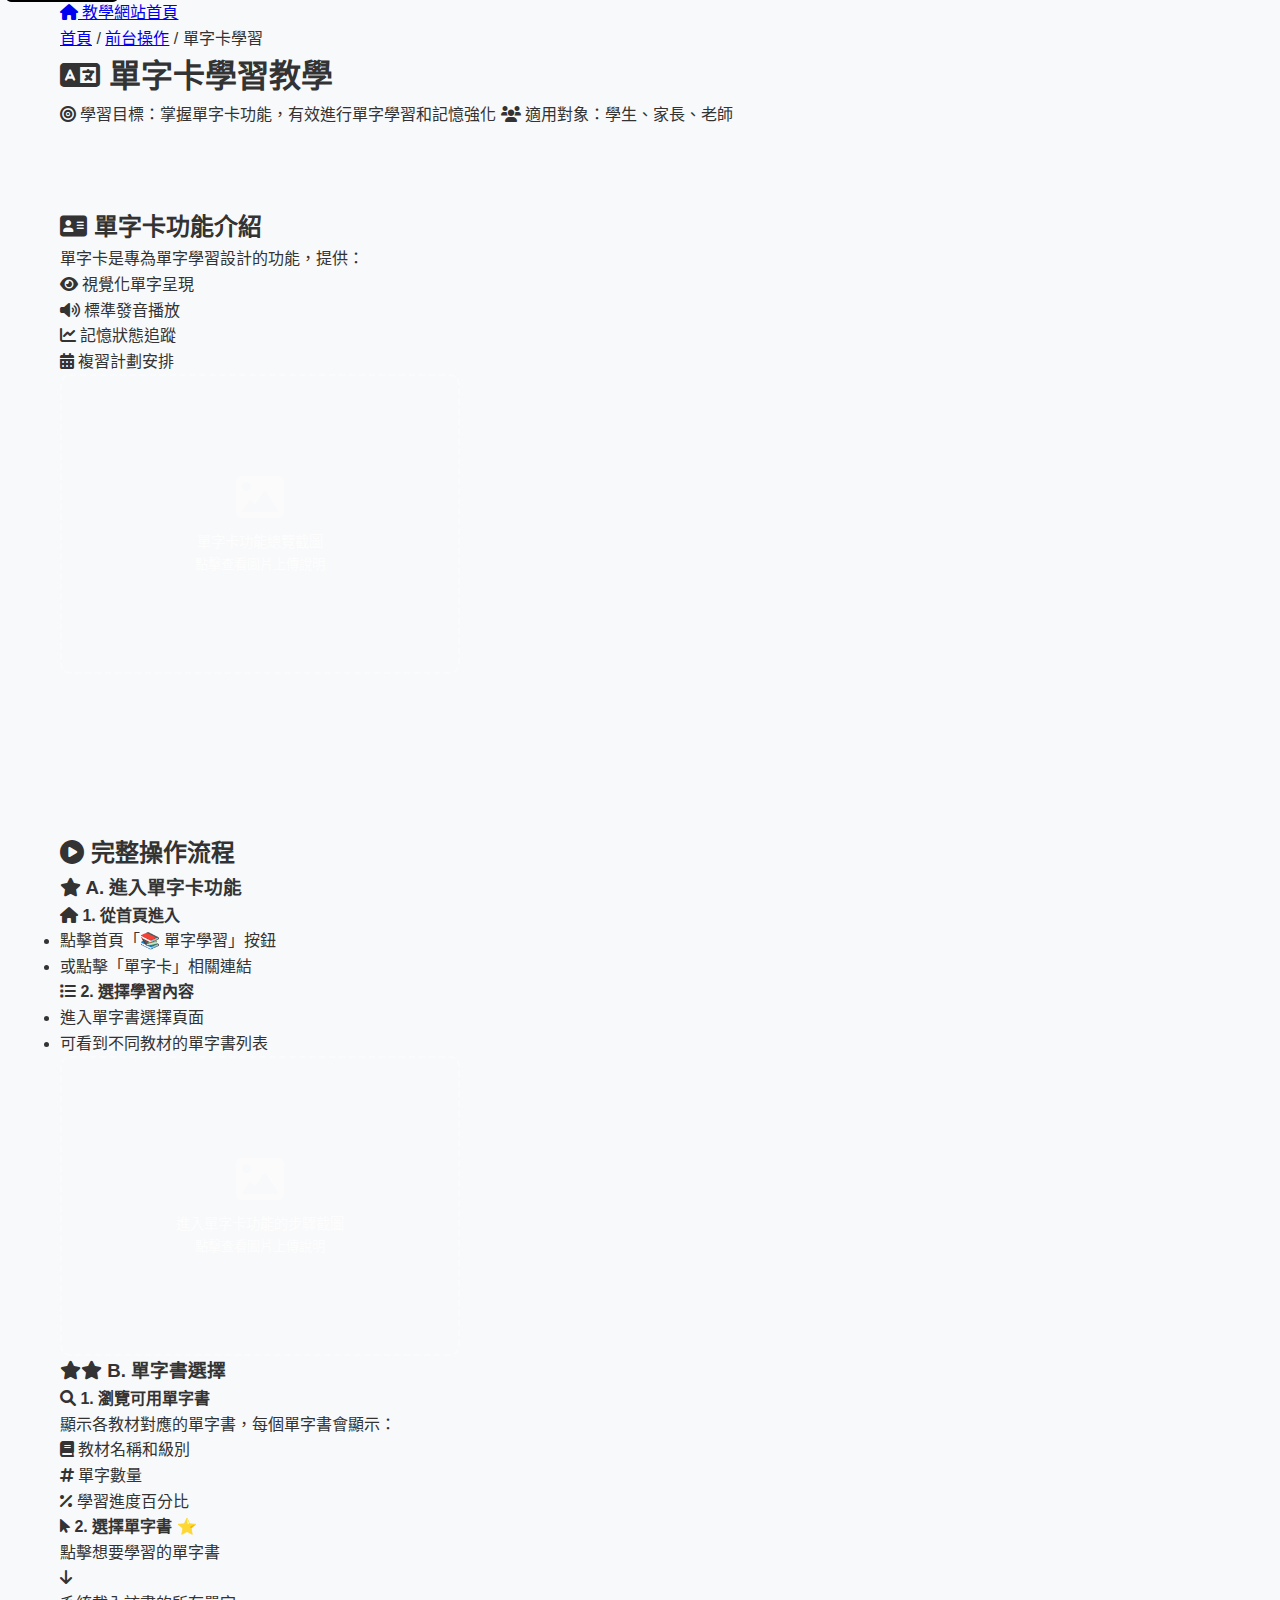
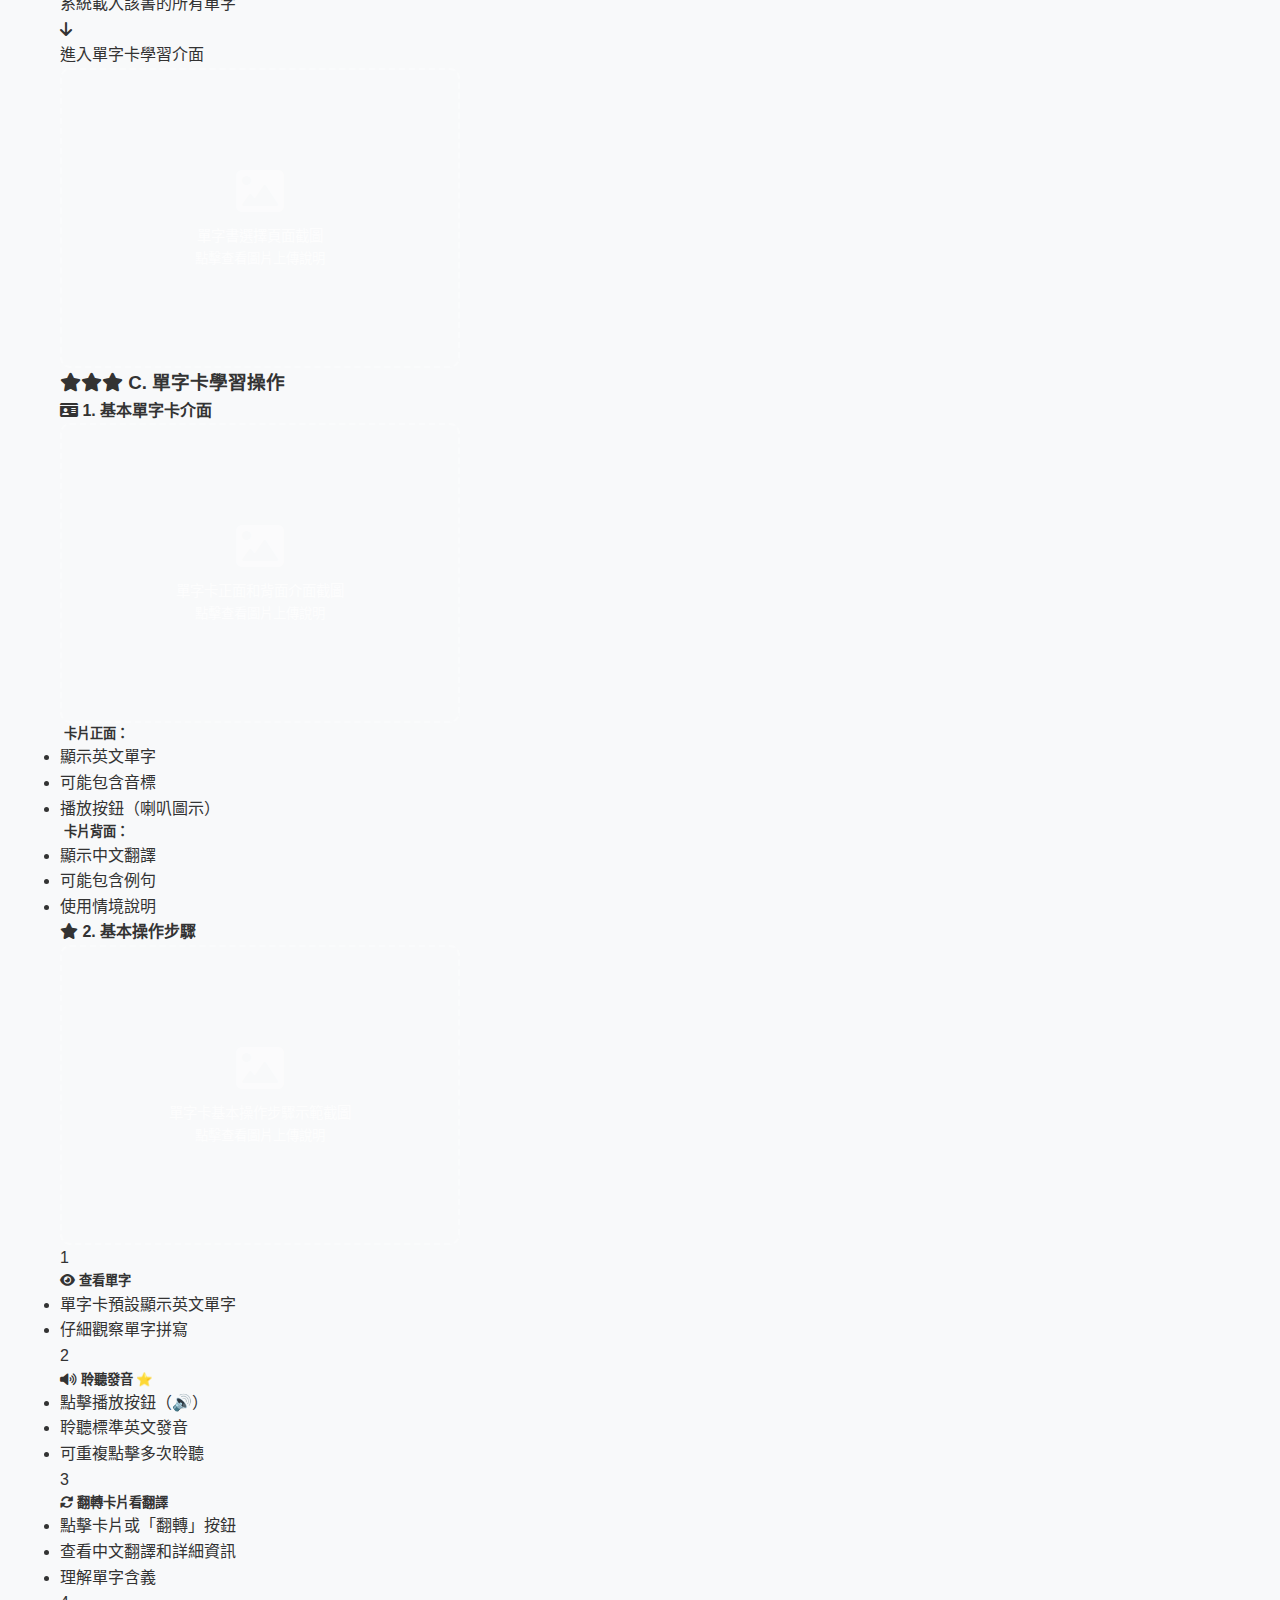
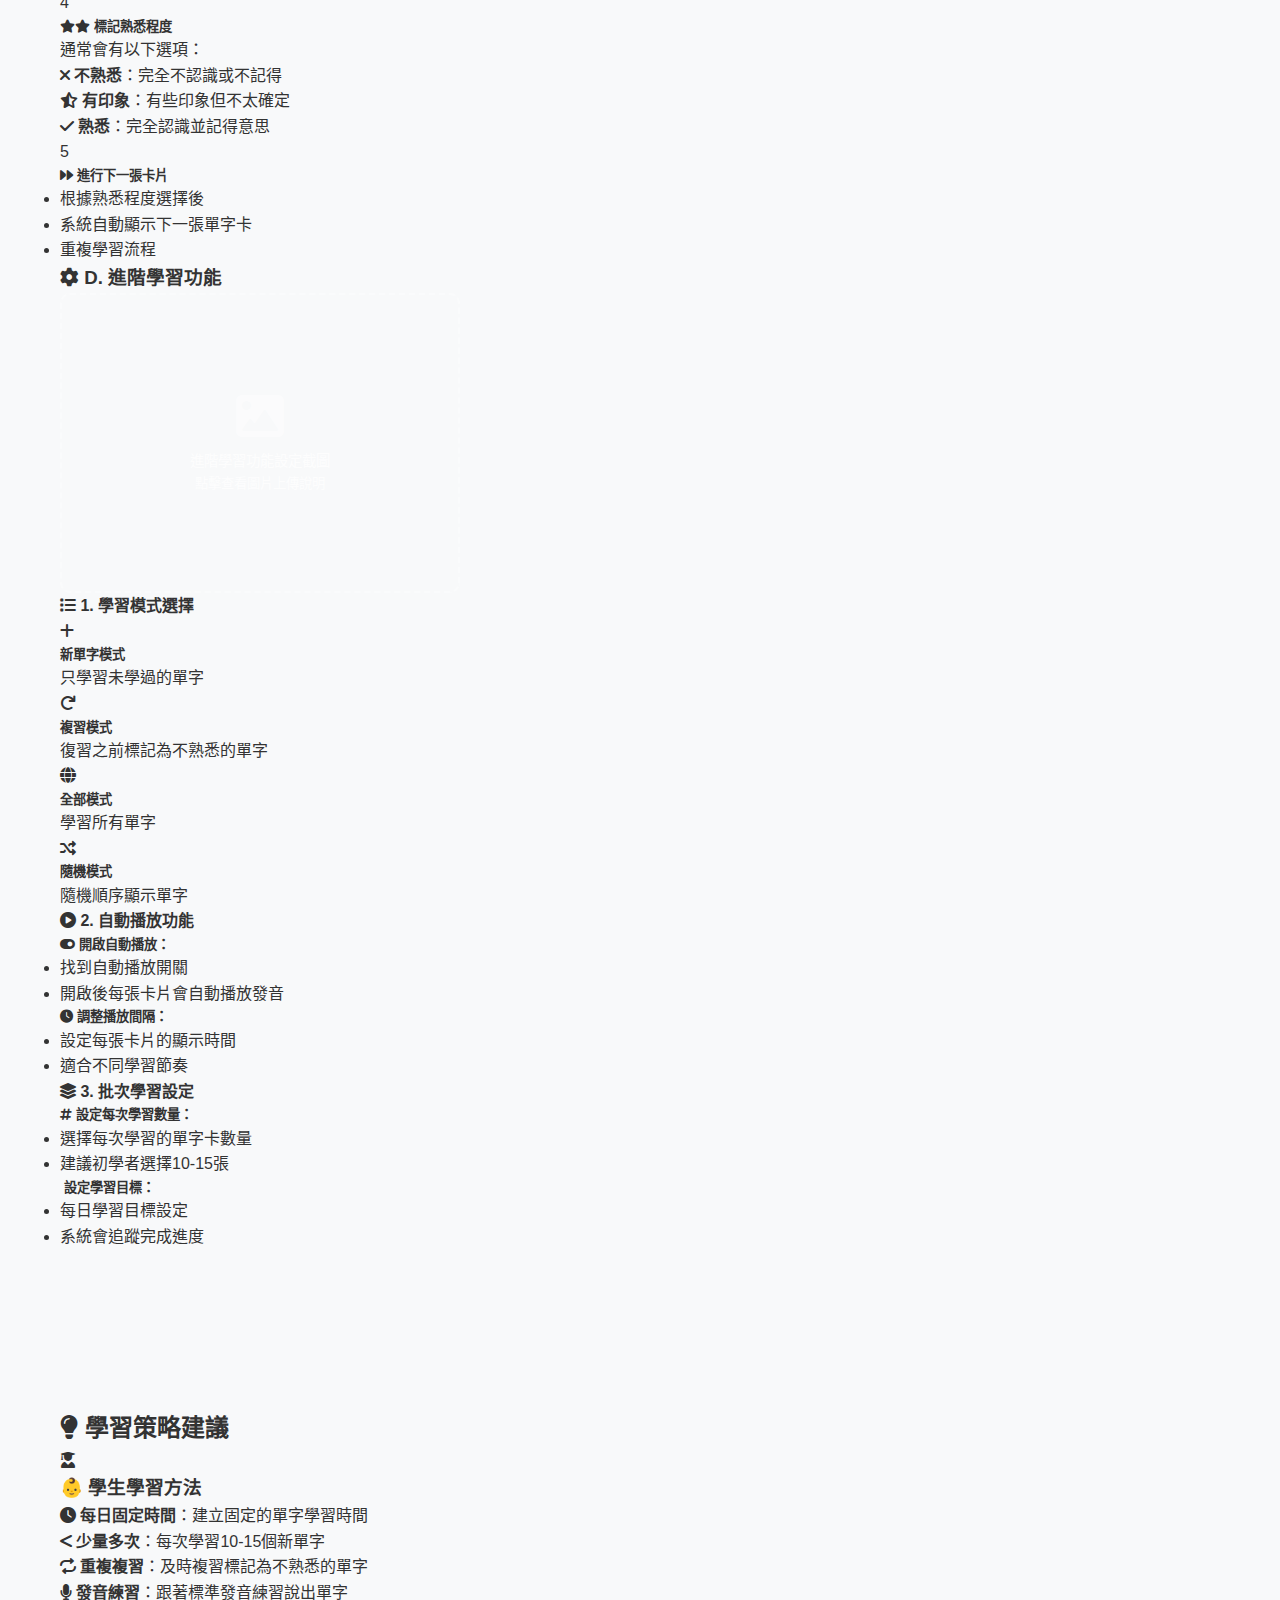
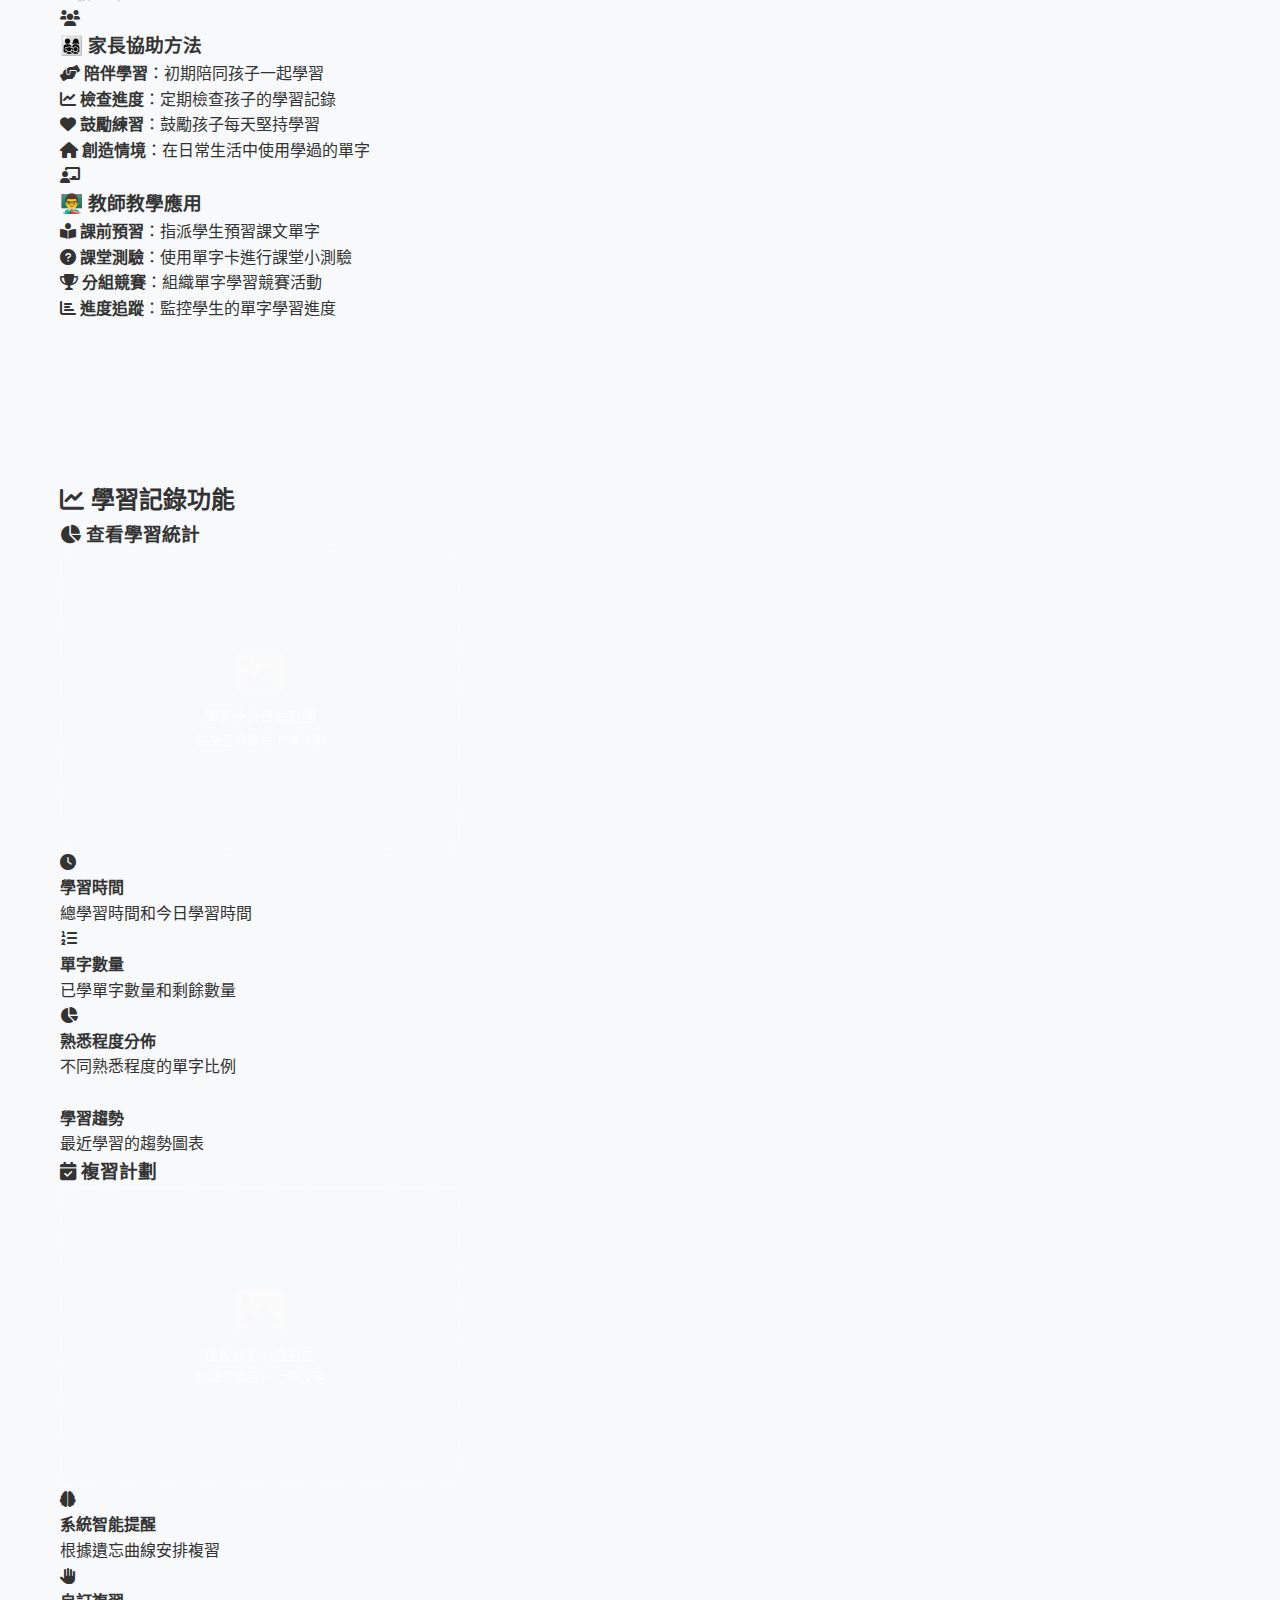
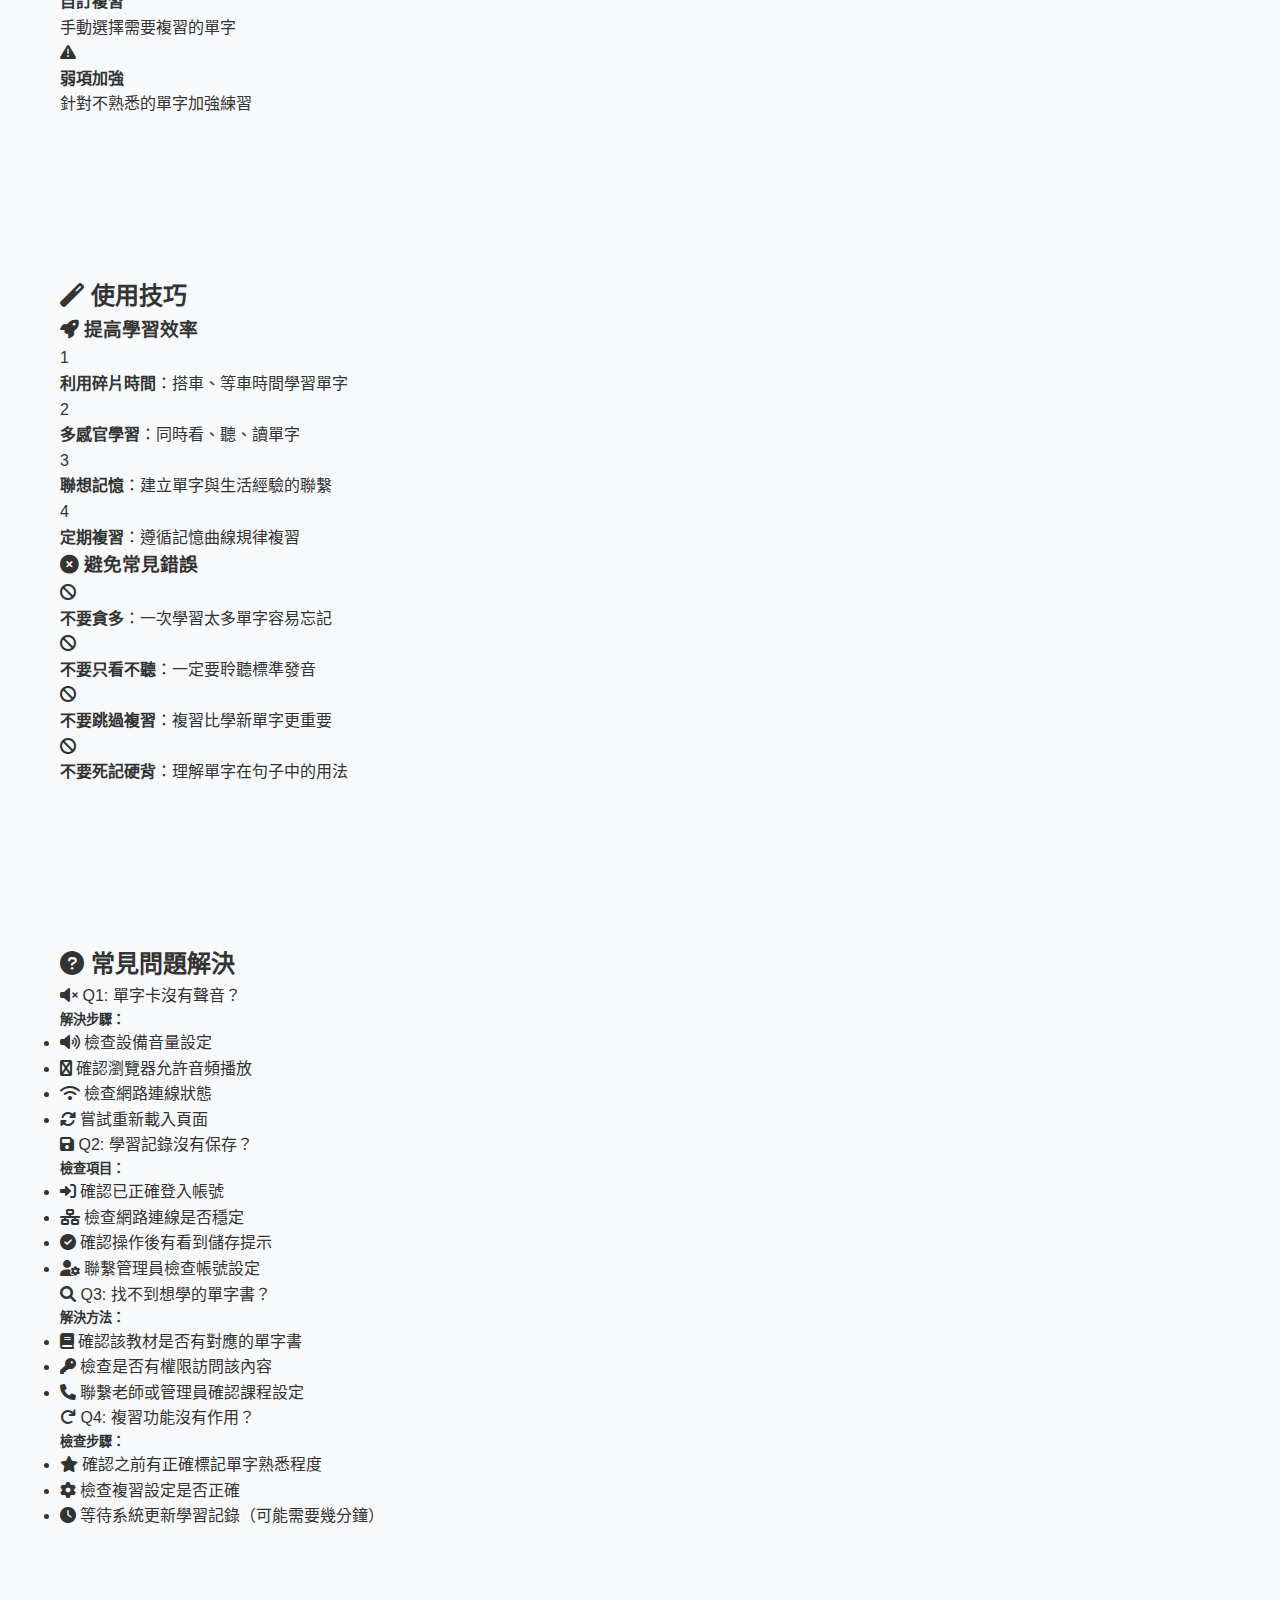
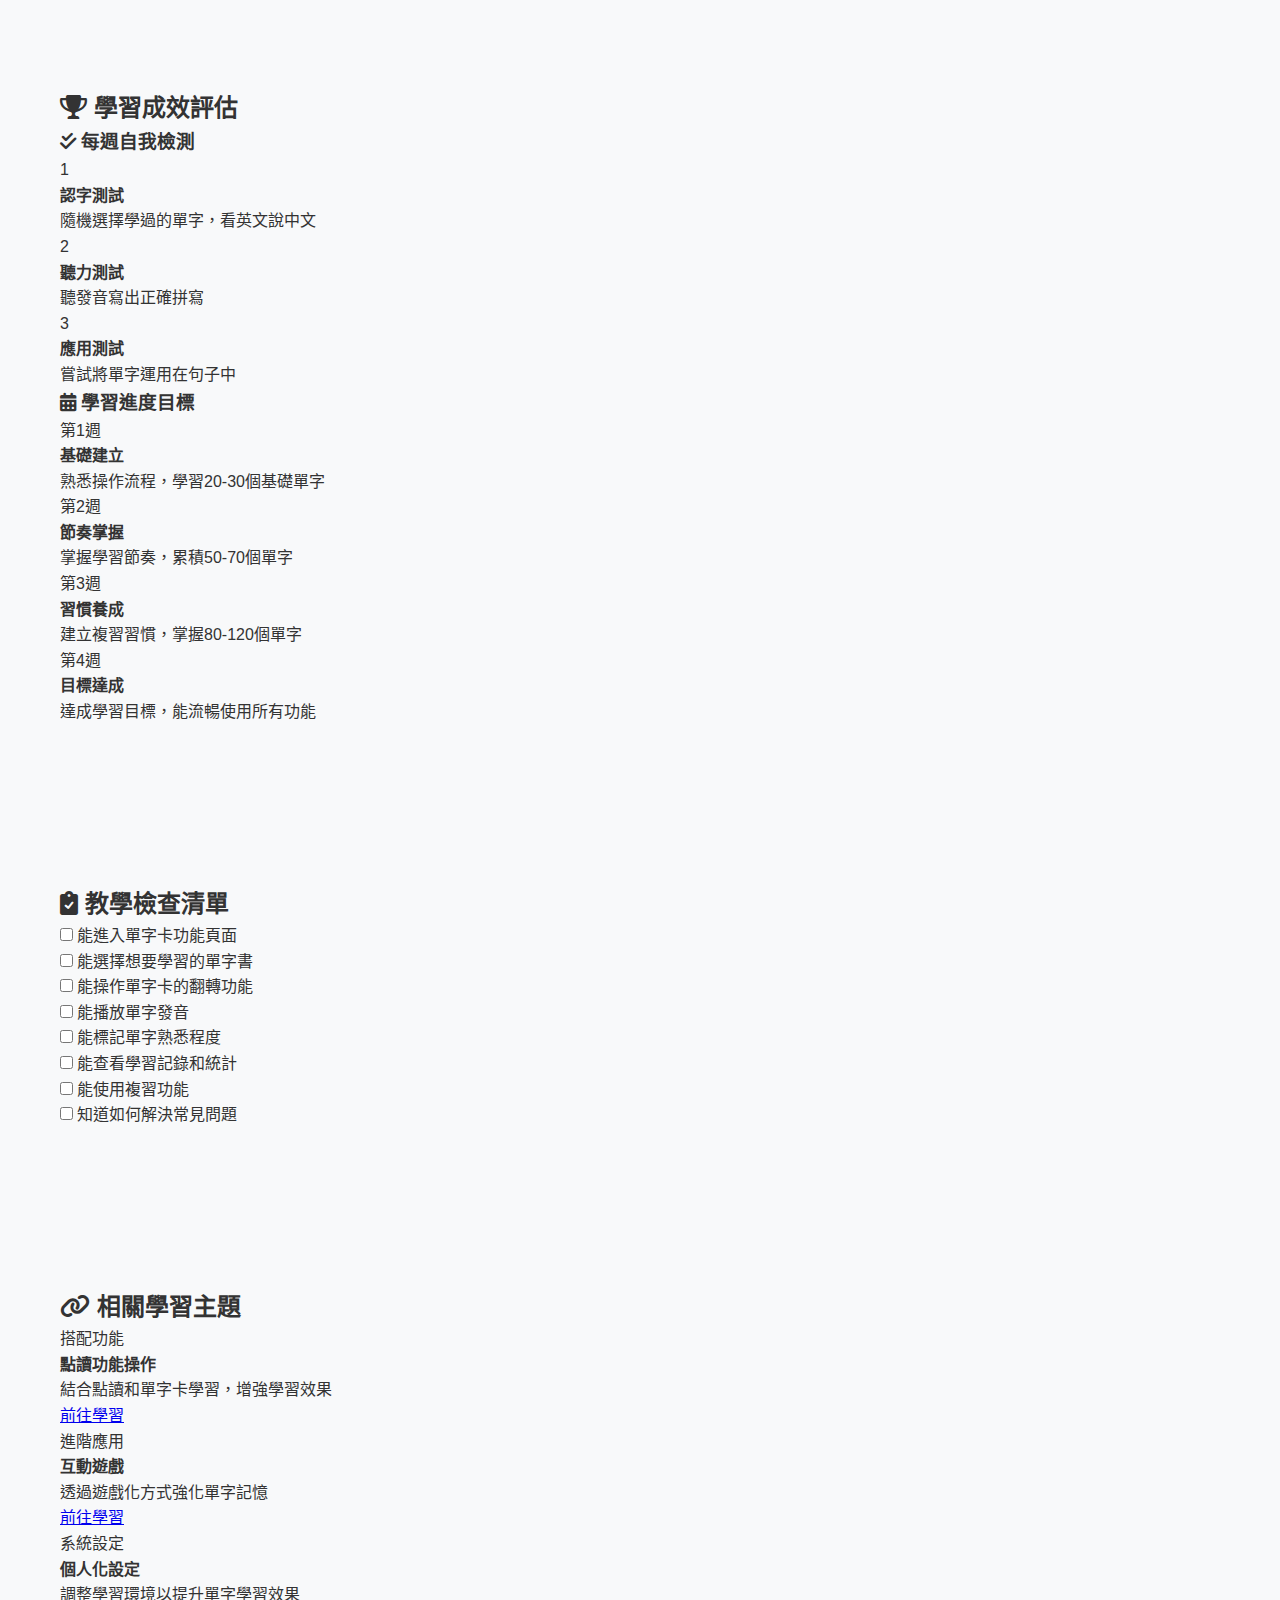
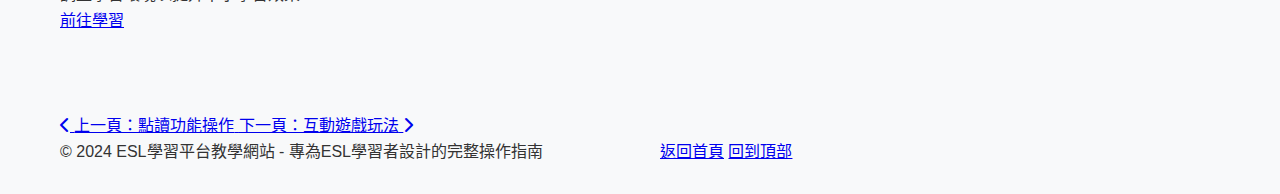
<file: frontend/vocabulary-guide.html>
<!DOCTYPE html>
<html lang="zh-TW">
<head>
    <meta charset="UTF-8">
    <meta name="viewport" content="width=device-width, initial-scale=1.0">
    <title>單字卡學習 - ESL學習平台教學網站</title>
    <link rel="stylesheet" href="../assets/css/style.css">
    <link rel="stylesheet" href="https://cdnjs.cloudflare.com/ajax/libs/font-awesome/6.0.0/css/all.min.css">
</head>
<body>
    <div class="container">
        <!-- 頂部導航 -->
        <nav class="top-nav">
            <a href="../index.html" class="nav-logo">
                <i class="fas fa-home"></i>
                教學網站首頁
            </a>
            <div class="nav-toggle">
                <span></span>
                <span></span>
                <span></span>
            </div>
        </nav>

        <!-- 主要內容 -->
        <main class="main-content">
            <!-- 頁面標題 -->
            <header class="page-header">
                <div class="breadcrumb">
                    <a href="../index.html">首頁</a>
                    <span>/</span>
                    <a href="../index.html#frontend">前台操作</a>
                    <span>/</span>
                    <span>單字卡學習</span>
                </div>
                <h1><i class="fas fa-language"></i> 單字卡學習教學</h1>
                <div class="page-meta">
                    <span class="tag"><i class="fas fa-bullseye"></i> 學習目標：掌握單字卡功能，有效進行單字學習和記憶強化</span>
                    <span class="tag"><i class="fas fa-users"></i> 適用對象：學生、家長、老師</span>
                </div>
            </header>

            <!-- 單字卡功能介紹 -->
            <section class="content-section">
                <h2><i class="fas fa-address-card"></i> 單字卡功能介紹</h2>
                <div class="topic-card">
                    <p>單字卡是專為單字學習設計的功能，提供：</p>
                    <div class="feature-list">
                        <div class="feature-item">
                            <i class="fas fa-eye"></i>
                            <span>視覺化單字呈現</span>
                        </div>
                        <div class="feature-item">
                            <i class="fas fa-volume-up"></i>
                            <span>標準發音播放</span>
                        </div>
                        <div class="feature-item">
                            <i class="fas fa-chart-line"></i>
                            <span>記憶狀態追蹤</span>
                        </div>
                        <div class="feature-item">
                            <i class="fas fa-calendar-alt"></i>
                            <span>複習計劃安排</span>
                        </div>
                    </div>

                    <div class="image-placeholder" onclick="showImageUploadInstructions(this)">
                        <i class="fas fa-image"></i>
                        <p>單字卡功能總覽截圖</p>
                        <small>點擊查看圖片上傳說明</small>
                    </div>
                </div>
            </section>

            <!-- 完整操作流程 -->
            <section class="content-section">
                <h2><i class="fas fa-play-circle"></i> 完整操作流程</h2>

                <!-- 進入單字卡功能 -->
                <div class="topic-card">
                    <h3><i class="fas fa-star"></i> A. 進入單字卡功能</h3>
                    
                    <div class="entry-methods">
                        <div class="method-item">
                            <h4><i class="fas fa-home"></i> 1. 從首頁進入</h4>
                            <ul>
                                <li>點擊首頁「📚 單字學習」按鈕</li>
                                <li>或點擊「單字卡」相關連結</li>
                            </ul>
                        </div>

                        <div class="method-item">
                            <h4><i class="fas fa-list"></i> 2. 選擇學習內容</h4>
                            <ul>
                                <li>進入單字書選擇頁面</li>
                                <li>可看到不同教材的單字書列表</li>
                            </ul>
                        </div>
                    </div>

                    <div class="image-placeholder" onclick="showImageUploadInstructions(this)">
                        <i class="fas fa-image"></i>
                        <p>進入單字卡功能的步驟截圖</p>
                        <small>點擊查看圖片上傳說明</small>
                    </div>
                </div>

                <!-- 單字書選擇 -->
                <div class="topic-card">
                    <h3><i class="fas fa-star"></i><i class="fas fa-star"></i> B. 單字書選擇</h3>

                    <div class="selection-process">
                        <div class="process-step">
                            <h4><i class="fas fa-search"></i> 1. 瀏覽可用單字書</h4>
                            <p>顯示各教材對應的單字書，每個單字書會顯示：</p>
                            <div class="info-grid">
                                <div class="info-item">
                                    <i class="fas fa-book"></i>
                                    <span>教材名稱和級別</span>
                                </div>
                                <div class="info-item">
                                    <i class="fas fa-hashtag"></i>
                                    <span>單字數量</span>
                                </div>
                                <div class="info-item">
                                    <i class="fas fa-percentage"></i>
                                    <span>學習進度百分比</span>
                                </div>
                            </div>
                        </div>

                        <div class="process-step">
                            <h4><i class="fas fa-mouse-pointer"></i> 2. 選擇單字書 ⭐</h4>
                            <div class="step-flow">
                                <div class="flow-item">點擊想要學習的單字書</div>
                                <i class="fas fa-arrow-down"></i>
                                <div class="flow-item">系統載入該書的所有單字</div>
                                <i class="fas fa-arrow-down"></i>
                                <div class="flow-item">進入單字卡學習介面</div>
                            </div>
                        </div>
                    </div>

                    <div class="image-placeholder" onclick="showImageUploadInstructions(this)">
                        <i class="fas fa-image"></i>
                        <p>單字書選擇頁面截圖</p>
                        <small>點擊查看圖片上傳說明</small>
                    </div>
                </div>

                <!-- 單字卡學習操作 -->
                <div class="topic-card">
                    <h3><i class="fas fa-star"></i><i class="fas fa-star"></i><i class="fas fa-star"></i> C. 單字卡學習操作</h3>

                    <!-- 單字卡介面 -->
                    <div class="sub-topic">
                        <h4><i class="fas fa-id-card"></i> 1. 基本單字卡介面</h4>
                        
                        <div class="image-placeholder" onclick="showImageUploadInstructions(this)">
                            <i class="fas fa-image"></i>
                            <p>單字卡正面和背面介面截圖</p>
                            <small>點擊查看圖片上傳說明</small>
                        </div>

                        <div class="card-structure">
                            <div class="card-side front">
                                <h5><i class="fas fa-front"></i> 卡片正面：</h5>
                                <ul>
                                    <li>顯示英文單字</li>
                                    <li>可能包含音標</li>
                                    <li>播放按鈕（喇叭圖示）</li>
                                </ul>
                            </div>

                            <div class="card-side back">
                                <h5><i class="fas fa-back"></i> 卡片背面：</h5>
                                <ul>
                                    <li>顯示中文翻譯</li>
                                    <li>可能包含例句</li>
                                    <li>使用情境說明</li>
                                </ul>
                            </div>
                        </div>
                    </div>

                    <!-- 基本操作步驟 -->
                    <div class="sub-topic">
                        <h4><i class="fas fa-star"></i> 2. 基本操作步驟</h4>
                        
                        <div class="image-placeholder" onclick="showImageUploadInstructions(this)">
                            <i class="fas fa-image"></i>
                            <p>單字卡基本操作步驟示範截圖</p>
                            <small>點擊查看圖片上傳說明</small>
                        </div>

                        <div class="operation-workflow">
                            <div class="workflow-step">
                                <div class="step-number">1</div>
                                <div class="step-content">
                                    <h5><i class="fas fa-eye"></i> 查看單字</h5>
                                    <ul>
                                        <li>單字卡預設顯示英文單字</li>
                                        <li>仔細觀察單字拼寫</li>
                                    </ul>
                                </div>
                            </div>

                            <div class="workflow-step">
                                <div class="step-number">2</div>
                                <div class="step-content">
                                    <h5><i class="fas fa-volume-up"></i> 聆聽發音 ⭐</h5>
                                    <ul>
                                        <li>點擊播放按鈕（🔊）</li>
                                        <li>聆聽標準英文發音</li>
                                        <li>可重複點擊多次聆聽</li>
                                    </ul>
                                </div>
                            </div>

                            <div class="workflow-step">
                                <div class="step-number">3</div>
                                <div class="step-content">
                                    <h5><i class="fas fa-sync-alt"></i> 翻轉卡片看翻譯</h5>
                                    <ul>
                                        <li>點擊卡片或「翻轉」按鈕</li>
                                        <li>查看中文翻譯和詳細資訊</li>
                                        <li>理解單字含義</li>
                                    </ul>
                                </div>
                            </div>

                            <div class="workflow-step">
                                <div class="step-number">4</div>
                                <div class="step-content">
                                    <h5><i class="fas fa-star"></i><i class="fas fa-star"></i> 標記熟悉程度</h5>
                                    <p>通常會有以下選項：</p>
                                    <div class="familiarity-options">
                                        <div class="option unfamiliar">
                                            <i class="fas fa-times"></i>
                                            <strong>不熟悉</strong>：完全不認識或不記得
                                        </div>
                                        <div class="option partial">
                                            <i class="fas fa-star-half-alt"></i>
                                            <strong>有印象</strong>：有些印象但不太確定
                                        </div>
                                        <div class="option familiar">
                                            <i class="fas fa-check"></i>
                                            <strong>熟悉</strong>：完全認識並記得意思
                                        </div>
                                    </div>
                                </div>
                            </div>

                            <div class="workflow-step">
                                <div class="step-number">5</div>
                                <div class="step-content">
                                    <h5><i class="fas fa-forward"></i> 進行下一張卡片</h5>
                                    <ul>
                                        <li>根據熟悉程度選擇後</li>
                                        <li>系統自動顯示下一張單字卡</li>
                                        <li>重複學習流程</li>
                                    </ul>
                                </div>
                            </div>
                        </div>
                    </div>
                </div>

                <!-- 進階學習功能 -->
                <div class="topic-card">
                    <h3><i class="fas fa-cog"></i> D. 進階學習功能</h3>

                    <div class="image-placeholder" onclick="showImageUploadInstructions(this)">
                        <i class="fas fa-image"></i>
                        <p>進階學習功能設定截圖</p>
                        <small>點擊查看圖片上傳說明</small>
                    </div>

                    <div class="advanced-features">
                        <!-- 學習模式選擇 -->
                        <div class="feature-section">
                            <h4><i class="fas fa-list"></i> 1. 學習模式選擇</h4>
                            <div class="mode-grid">
                                <div class="mode-card">
                                    <div class="mode-icon"><i class="fas fa-plus"></i></div>
                                    <h5>新單字模式</h5>
                                    <p>只學習未學過的單字</p>
                                </div>
                                <div class="mode-card">
                                    <div class="mode-icon"><i class="fas fa-redo"></i></div>
                                    <h5>複習模式</h5>
                                    <p>復習之前標記為不熟悉的單字</p>
                                </div>
                                <div class="mode-card">
                                    <div class="mode-icon"><i class="fas fa-globe"></i></div>
                                    <h5>全部模式</h5>
                                    <p>學習所有單字</p>
                                </div>
                                <div class="mode-card">
                                    <div class="mode-icon"><i class="fas fa-random"></i></div>
                                    <h5>隨機模式</h5>
                                    <p>隨機順序顯示單字</p>
                                </div>
                            </div>
                        </div>

                        <!-- 自動播放功能 -->
                        <div class="feature-section">
                            <h4><i class="fas fa-play-circle"></i> 2. 自動播放功能</h4>
                            <div class="auto-play-settings">
                                <div class="setting-item">
                                    <h5><i class="fas fa-toggle-on"></i> 開啟自動播放：</h5>
                                    <ul>
                                        <li>找到自動播放開關</li>
                                        <li>開啟後每張卡片會自動播放發音</li>
                                    </ul>
                                </div>
                                <div class="setting-item">
                                    <h5><i class="fas fa-clock"></i> 調整播放間隔：</h5>
                                    <ul>
                                        <li>設定每張卡片的顯示時間</li>
                                        <li>適合不同學習節奏</li>
                                    </ul>
                                </div>
                            </div>
                        </div>

                        <!-- 批次學習設定 -->
                        <div class="feature-section">
                            <h4><i class="fas fa-layer-group"></i> 3. 批次學習設定</h4>
                            <div class="batch-settings">
                                <div class="setting-item">
                                    <h5><i class="fas fa-hashtag"></i> 設定每次學習數量：</h5>
                                    <ul>
                                        <li>選擇每次學習的單字卡數量</li>
                                        <li>建議初學者選擇10-15張</li>
                                    </ul>
                                </div>
                                <div class="setting-item">
                                    <h5><i class="fas fa-target"></i> 設定學習目標：</h5>
                                    <ul>
                                        <li>每日學習目標設定</li>
                                        <li>系統會追蹤完成進度</li>
                                    </ul>
                                </div>
                            </div>
                        </div>
                    </div>
                </div>
            </section>

            <!-- 學習策略建議 -->
            <section class="content-section">
                <h2><i class="fas fa-lightbulb"></i> 學習策略建議</h2>
                
                <div class="strategy-grid">
                    <!-- 學生學習方法 -->
                    <div class="strategy-card student">
                        <div class="strategy-icon"><i class="fas fa-user-graduate"></i></div>
                        <h3>👶 學生學習方法</h3>
                        <div class="strategy-list">
                            <div class="strategy-item">
                                <i class="fas fa-clock"></i>
                                <span><strong>每日固定時間</strong>：建立固定的單字學習時間</span>
                            </div>
                            <div class="strategy-item">
                                <i class="fas fa-less-than"></i>
                                <span><strong>少量多次</strong>：每次學習10-15個新單字</span>
                            </div>
                            <div class="strategy-item">
                                <i class="fas fa-repeat"></i>
                                <span><strong>重複複習</strong>：及時複習標記為不熟悉的單字</span>
                            </div>
                            <div class="strategy-item">
                                <i class="fas fa-microphone"></i>
                                <span><strong>發音練習</strong>：跟著標準發音練習說出單字</span>
                            </div>
                        </div>
                    </div>

                    <!-- 家長協助方法 -->
                    <div class="strategy-card parent">
                        <div class="strategy-icon"><i class="fas fa-users"></i></div>
                        <h3>👨‍👩‍👧‍👦 家長協助方法</h3>
                        <div class="strategy-list">
                            <div class="strategy-item">
                                <i class="fas fa-hands-helping"></i>
                                <span><strong>陪伴學習</strong>：初期陪同孩子一起學習</span>
                            </div>
                            <div class="strategy-item">
                                <i class="fas fa-chart-line"></i>
                                <span><strong>檢查進度</strong>：定期檢查孩子的學習記錄</span>
                            </div>
                            <div class="strategy-item">
                                <i class="fas fa-heart"></i>
                                <span><strong>鼓勵練習</strong>：鼓勵孩子每天堅持學習</span>
                            </div>
                            <div class="strategy-item">
                                <i class="fas fa-home"></i>
                                <span><strong>創造情境</strong>：在日常生活中使用學過的單字</span>
                            </div>
                        </div>
                    </div>

                    <!-- 教師教學應用 -->
                    <div class="strategy-card teacher">
                        <div class="strategy-icon"><i class="fas fa-chalkboard-teacher"></i></div>
                        <h3>👨‍🏫 教師教學應用</h3>
                        <div class="strategy-list">
                            <div class="strategy-item">
                                <i class="fas fa-book-reader"></i>
                                <span><strong>課前預習</strong>：指派學生預習課文單字</span>
                            </div>
                            <div class="strategy-item">
                                <i class="fas fa-question-circle"></i>
                                <span><strong>課堂測驗</strong>：使用單字卡進行課堂小測驗</span>
                            </div>
                            <div class="strategy-item">
                                <i class="fas fa-trophy"></i>
                                <span><strong>分組競賽</strong>：組織單字學習競賽活動</span>
                            </div>
                            <div class="strategy-item">
                                <i class="fas fa-chart-bar"></i>
                                <span><strong>進度追蹤</strong>：監控學生的單字學習進度</span>
                            </div>
                        </div>
                    </div>
                </div>
            </section>

            <!-- 學習記錄功能 -->
            <section class="content-section">
                <h2><i class="fas fa-chart-line"></i> 學習記錄功能</h2>
                
                <div class="records-section">
                    <!-- 學習統計 -->
                    <div class="record-card">
                        <h3><i class="fas fa-chart-pie"></i> 查看學習統計</h3>
                        
                        <div class="image-placeholder" onclick="showImageUploadInstructions(this)">
                            <i class="fas fa-image"></i>
                            <p>學習統計頁面截圖</p>
                            <small>點擊查看圖片上傳說明</small>
                        </div>

                        <div class="stats-grid">
                            <div class="stat-item">
                                <i class="fas fa-clock"></i>
                                <div class="stat-content">
                                    <h4>學習時間</h4>
                                    <p>總學習時間和今日學習時間</p>
                                </div>
                            </div>
                            <div class="stat-item">
                                <i class="fas fa-list-ol"></i>
                                <div class="stat-content">
                                    <h4>單字數量</h4>
                                    <p>已學單字數量和剩餘數量</p>
                                </div>
                            </div>
                            <div class="stat-item">
                                <i class="fas fa-pie-chart"></i>
                                <div class="stat-content">
                                    <h4>熟悉程度分佈</h4>
                                    <p>不同熟悉程度的單字比例</p>
                                </div>
                            </div>
                            <div class="stat-item">
                                <i class="fas fa-trending-up"></i>
                                <div class="stat-content">
                                    <h4>學習趨勢</h4>
                                    <p>最近學習的趨勢圖表</p>
                                </div>
                            </div>
                        </div>
                    </div>

                    <!-- 複習計劃 -->
                    <div class="record-card">
                        <h3><i class="fas fa-calendar-check"></i> 複習計劃</h3>
                        
                        <div class="image-placeholder" onclick="showImageUploadInstructions(this)">
                            <i class="fas fa-image"></i>
                            <p>複習計劃介面截圖</p>
                            <small>點擊查看圖片上傳說明</small>
                        </div>

                        <div class="review-features">
                            <div class="review-item">
                                <i class="fas fa-brain"></i>
                                <div class="review-content">
                                    <h4>系統智能提醒</h4>
                                    <p>根據遺忘曲線安排複習</p>
                                </div>
                            </div>
                            <div class="review-item">
                                <i class="fas fa-hand-paper"></i>
                                <div class="review-content">
                                    <h4>自訂複習</h4>
                                    <p>手動選擇需要複習的單字</p>
                                </div>
                            </div>
                            <div class="review-item">
                                <i class="fas fa-exclamation-triangle"></i>
                                <div class="review-content">
                                    <h4>弱項加強</h4>
                                    <p>針對不熟悉的單字加強練習</p>
                                </div>
                            </div>
                        </div>
                    </div>
                </div>
            </section>

            <!-- 使用技巧 -->
            <section class="content-section">
                <h2><i class="fas fa-magic"></i> 使用技巧</h2>
                
                <div class="tips-section">
                    <!-- 提高學習效率 -->
                    <div class="tip-card efficiency">
                        <h3><i class="fas fa-rocket"></i> 提高學習效率</h3>
                        <div class="tip-list">
                            <div class="tip-item">
                                <div class="tip-number">1</div>
                                <div class="tip-content">
                                    <strong>利用碎片時間</strong>：搭車、等車時間學習單字
                                </div>
                            </div>
                            <div class="tip-item">
                                <div class="tip-number">2</div>
                                <div class="tip-content">
                                    <strong>多感官學習</strong>：同時看、聽、讀單字
                                </div>
                            </div>
                            <div class="tip-item">
                                <div class="tip-number">3</div>
                                <div class="tip-content">
                                    <strong>聯想記憶</strong>：建立單字與生活經驗的聯繫
                                </div>
                            </div>
                            <div class="tip-item">
                                <div class="tip-number">4</div>
                                <div class="tip-content">
                                    <strong>定期複習</strong>：遵循記憶曲線規律複習
                                </div>
                            </div>
                        </div>
                    </div>

                    <!-- 避免常見錯誤 -->
                    <div class="tip-card mistakes">
                        <h3><i class="fas fa-times-circle"></i> 避免常見錯誤</h3>
                        <div class="mistake-list">
                            <div class="mistake-item">
                                <i class="fas fa-ban"></i>
                                <div class="mistake-content">
                                    <strong>不要貪多</strong>：一次學習太多單字容易忘記
                                </div>
                            </div>
                            <div class="mistake-item">
                                <i class="fas fa-ban"></i>
                                <div class="mistake-content">
                                    <strong>不要只看不聽</strong>：一定要聆聽標準發音
                                </div>
                            </div>
                            <div class="mistake-item">
                                <i class="fas fa-ban"></i>
                                <div class="mistake-content">
                                    <strong>不要跳過複習</strong>：複習比學新單字更重要
                                </div>
                            </div>
                            <div class="mistake-item">
                                <i class="fas fa-ban"></i>
                                <div class="mistake-content">
                                    <strong>不要死記硬背</strong>：理解單字在句子中的用法
                                </div>
                            </div>
                        </div>
                    </div>
                </div>
            </section>

            <!-- 常見問題解決 -->
            <section class="content-section">
                <h2><i class="fas fa-question-circle"></i> 常見問題解決</h2>
                
                <div class="faq-container">
                    <div class="faq-item">
                        <div class="faq-question">
                            <i class="fas fa-volume-mute"></i>
                            <span>Q1: 單字卡沒有聲音？</span>
                        </div>
                        <div class="faq-answer">
                            <h5>解決步驟：</h5>
                            <ul>
                                <li><i class="fas fa-volume-up"></i> 檢查設備音量設定</li>
                                <li><i class="fas fa-chrome"></i> 確認瀏覽器允許音頻播放</li>
                                <li><i class="fas fa-wifi"></i> 檢查網路連線狀態</li>
                                <li><i class="fas fa-sync-alt"></i> 嘗試重新載入頁面</li>
                            </ul>
                        </div>
                    </div>

                    <div class="faq-item">
                        <div class="faq-question">
                            <i class="fas fa-save"></i>
                            <span>Q2: 學習記錄沒有保存？</span>
                        </div>
                        <div class="faq-answer">
                            <h5>檢查項目：</h5>
                            <ul>
                                <li><i class="fas fa-sign-in-alt"></i> 確認已正確登入帳號</li>
                                <li><i class="fas fa-network-wired"></i> 檢查網路連線是否穩定</li>
                                <li><i class="fas fa-check-circle"></i> 確認操作後有看到儲存提示</li>
                                <li><i class="fas fa-user-cog"></i> 聯繫管理員檢查帳號設定</li>
                            </ul>
                        </div>
                    </div>

                    <div class="faq-item">
                        <div class="faq-question">
                            <i class="fas fa-search"></i>
                            <span>Q3: 找不到想學的單字書？</span>
                        </div>
                        <div class="faq-answer">
                            <h5>解決方法：</h5>
                            <ul>
                                <li><i class="fas fa-book"></i> 確認該教材是否有對應的單字書</li>
                                <li><i class="fas fa-key"></i> 檢查是否有權限訪問該內容</li>
                                <li><i class="fas fa-phone"></i> 聯繫老師或管理員確認課程設定</li>
                            </ul>
                        </div>
                    </div>

                    <div class="faq-item">
                        <div class="faq-question">
                            <i class="fas fa-redo"></i>
                            <span>Q4: 複習功能沒有作用？</span>
                        </div>
                        <div class="faq-answer">
                            <h5>檢查步驟：</h5>
                            <ul>
                                <li><i class="fas fa-star"></i> 確認之前有正確標記單字熟悉程度</li>
                                <li><i class="fas fa-cog"></i> 檢查複習設定是否正確</li>
                                <li><i class="fas fa-clock"></i> 等待系統更新學習記錄（可能需要幾分鐘）</li>
                            </ul>
                        </div>
                    </div>
                </div>
            </section>

            <!-- 學習成效評估 -->
            <section class="content-section">
                <h2><i class="fas fa-trophy"></i> 學習成效評估</h2>
                
                <div class="assessment-section">
                    <!-- 每週自我檢測 -->
                    <div class="assessment-card">
                        <h3><i class="fas fa-check-double"></i> 每週自我檢測</h3>
                        <div class="test-types">
                            <div class="test-item">
                                <div class="test-number">1</div>
                                <div class="test-content">
                                    <h4>認字測試</h4>
                                    <p>隨機選擇學過的單字，看英文說中文</p>
                                </div>
                            </div>
                            <div class="test-item">
                                <div class="test-number">2</div>
                                <div class="test-content">
                                    <h4>聽力測試</h4>
                                    <p>聽發音寫出正確拼寫</p>
                                </div>
                            </div>
                            <div class="test-item">
                                <div class="test-number">3</div>
                                <div class="test-content">
                                    <h4>應用測試</h4>
                                    <p>嘗試將單字運用在句子中</p>
                                </div>
                            </div>
                        </div>
                    </div>

                    <!-- 學習進度目標 -->
                    <div class="assessment-card">
                        <h3><i class="fas fa-calendar-alt"></i> 學習進度目標</h3>
                        <div class="progress-timeline">
                            <div class="timeline-item">
                                <div class="timeline-marker">第1週</div>
                                <div class="timeline-content">
                                    <h4>基礎建立</h4>
                                    <p>熟悉操作流程，學習20-30個基礎單字</p>
                                </div>
                            </div>
                            <div class="timeline-item">
                                <div class="timeline-marker">第2週</div>
                                <div class="timeline-content">
                                    <h4>節奏掌握</h4>
                                    <p>掌握學習節奏，累積50-70個單字</p>
                                </div>
                            </div>
                            <div class="timeline-item">
                                <div class="timeline-marker">第3週</div>
                                <div class="timeline-content">
                                    <h4>習慣養成</h4>
                                    <p>建立複習習慣，掌握80-120個單字</p>
                                </div>
                            </div>
                            <div class="timeline-item">
                                <div class="timeline-marker">第4週</div>
                                <div class="timeline-content">
                                    <h4>目標達成</h4>
                                    <p>達成學習目標，能流暢使用所有功能</p>
                                </div>
                            </div>
                        </div>
                    </div>
                </div>
            </section>

            <!-- 教學檢查清單 -->
            <section class="content-section">
                <h2><i class="fas fa-clipboard-check"></i> 教學檢查清單</h2>
                
                <div class="checklist-container">
                    <div class="checklist-item">
                        <input type="checkbox" id="vocab-check1">
                        <label for="vocab-check1">能進入單字卡功能頁面</label>
                    </div>
                    <div class="checklist-item">
                        <input type="checkbox" id="vocab-check2">
                        <label for="vocab-check2">能選擇想要學習的單字書</label>
                    </div>
                    <div class="checklist-item">
                        <input type="checkbox" id="vocab-check3">
                        <label for="vocab-check3">能操作單字卡的翻轉功能</label>
                    </div>
                    <div class="checklist-item">
                        <input type="checkbox" id="vocab-check4">
                        <label for="vocab-check4">能播放單字發音</label>
                    </div>
                    <div class="checklist-item">
                        <input type="checkbox" id="vocab-check5">
                        <label for="vocab-check5">能標記單字熟悉程度</label>
                    </div>
                    <div class="checklist-item">
                        <input type="checkbox" id="vocab-check6">
                        <label for="vocab-check6">能查看學習記錄和統計</label>
                    </div>
                    <div class="checklist-item">
                        <input type="checkbox" id="vocab-check7">
                        <label for="vocab-check7">能使用複習功能</label>
                    </div>
                    <div class="checklist-item">
                        <input type="checkbox" id="vocab-check8">
                        <label for="vocab-check8">知道如何解決常見問題</label>
                    </div>
                </div>
            </section>

            <!-- 相關學習主題 -->
            <section class="content-section">
                <h2><i class="fas fa-link"></i> 相關學習主題</h2>
                
                <div class="related-topics">
                    <div class="topic-link-card">
                        <div class="topic-type">搭配功能</div>
                        <h4>點讀功能操作</h4>
                        <p>結合點讀和單字卡學習，增強學習效果</p>
                        <a href="reading-guide.html" class="topic-link">前往學習</a>
                    </div>
                    
                    <div class="topic-link-card">
                        <div class="topic-type">進階應用</div>
                        <h4>互動遊戲</h4>
                        <p>透過遊戲化方式強化單字記憶</p>
                        <a href="games-guide.html" class="topic-link">前往學習</a>
                    </div>
                    
                    <div class="topic-link-card">
                        <div class="topic-type">系統設定</div>
                        <h4>個人化設定</h4>
                        <p>調整學習環境以提升單字學習效果</p>
                        <a href="settings-guide.html" class="topic-link">前往學習</a>
                    </div>
                </div>
            </section>

            <!-- 頁面底部導航 -->
            <nav class="page-navigation">
                <a href="reading-guide.html" class="nav-prev">
                    <i class="fas fa-chevron-left"></i>
                    <span>上一頁：點讀功能操作</span>
                </a>
                <a href="games-guide.html" class="nav-next">
                    <span>下一頁：互動遊戲玩法</span>
                    <i class="fas fa-chevron-right"></i>
                </a>
            </nav>
        </main>

        <!-- 頁腳 -->
        <footer class="site-footer">
            <div class="footer-content">
                <p>&copy; 2024 ESL學習平台教學網站 - 專為ESL學習者設計的完整操作指南</p>
                <div class="footer-links">
                    <a href="../index.html">返回首頁</a>
                    <a href="#top">回到頂部</a>
                </div>
            </div>
        </footer>
    </div>

    <!-- JavaScript -->
    <script src="../assets/js/main.js"></script>
</body>
</html>
</file>
<file: assets/css/style.css>
/* Reset and Base Styles */
* {
    margin: 0;
    padding: 0;
    box-sizing: border-box;
}

body {
    font-family: 'Arial', 'Microsoft YaHei', sans-serif;
    line-height: 1.6;
    color: #333;
    background-color: #f8f9fa;
}

.container {
    max-width: 1200px;
    margin: 0 auto;
    padding: 0 20px;
}

/* Header Styles */
.header {
    background: linear-gradient(135deg, #667eea 0%, #764ba2 100%);
    color: white;
    padding: 1rem 0;
    position: fixed;
    width: 100%;
    top: 0;
    z-index: 1000;
    box-shadow: 0 2px 10px rgba(0,0,0,0.1);
}

.header .container {
    display: flex;
    justify-content: space-between;
    align-items: center;
}

.logo {
    display: flex;
    align-items: center;
    gap: 10px;
}

.logo i {
    font-size: 2rem;
    color: #fff;
}

.logo h1 {
    font-size: 1.5rem;
    font-weight: 700;
}

.nav-menu {
    display: flex;
    list-style: none;
    gap: 2rem;
}

.nav-link {
    color: white;
    text-decoration: none;
    padding: 0.5rem 1rem;
    border-radius: 5px;
    transition: all 0.3s ease;
}

.nav-link:hover,
.nav-link.active {
    background-color: rgba(255,255,255,0.2);
}

.hamburger {
    display: none;
    flex-direction: column;
    cursor: pointer;
}

.hamburger span {
    width: 25px;
    height: 3px;
    background: white;
    margin: 3px 0;
    transition: 0.3s;
}

/* Hero Section */
.hero {
    background: linear-gradient(135deg, #667eea 0%, #764ba2 100%);
    color: white;
    padding: 120px 0 80px;
    text-align: center;
}

.hero .container {
    display: grid;
    grid-template-columns: 1fr 1fr;
    gap: 50px;
    align-items: center;
}

.hero-content h2 {
    font-size: 3rem;
    margin-bottom: 1rem;
    font-weight: 700;
}

.hero-content p {
    font-size: 1.2rem;
    margin-bottom: 2rem;
    opacity: 0.9;
}

.hero-buttons {
    display: flex;
    gap: 1rem;
    justify-content: center;
}

.hero-image {
    display: flex;
    justify-content: center;
    align-items: center;
}

/* Image Placeholder Styles */
.image-placeholder {
    background: rgba(255,255,255,0.1);
    border: 2px dashed rgba(255,255,255,0.3);
    border-radius: 10px;
    padding: 40px 20px;
    text-align: center;
    color: rgba(255,255,255,0.8);
    width: 100%;
    max-width: 400px;
    min-height: 300px;
    display: flex;
    flex-direction: column;
    justify-content: center;
    align-items: center;
    transition: all 0.3s ease;
}

.image-placeholder:hover {
    background: rgba(255,255,255,0.15);
    border-color: rgba(255,255,255,0.5);
}

.image-placeholder i {
    font-size: 3rem;
    margin-bottom: 10px;
    opacity: 0.7;
}

.image-placeholder p {
    font-size: 0.9rem;
    margin: 0;
}

/* Card Image Placeholder */
.card-image-placeholder {
    background: #f8f9fa;
    border: 2px dashed #dee2e6;
    border-radius: 8px;
    padding: 20px;
    text-align: center;
    color: #6c757d;
    margin-top: 10px;
    font-size: 0.8rem;
    transition: all 0.3s ease;
}

.card-image-placeholder:hover {
    background: #e9ecef;
    border-color: #adb5bd;
}

/* Button Styles */
.btn {
    display: inline-block;
    padding: 12px 24px;
    text-decoration: none;
    border-radius: 5px;
    font-weight: 500;
    transition: all 0.3s ease;
    border: none;
    cursor: pointer;
    text-align: center;
}

.btn-primary {
    background-color: #007bff;
    color: white;
}

.btn-primary:hover {
    background-color: #0056b3;
    transform: translateY(-2px);
}

.btn-secondary {
    background-color: transparent;
    color: white;
    border: 2px solid white;
}

.btn-secondary:hover {
    background-color: white;
    color: #667eea;
}

.btn-outline {
    background-color: transparent;
    color: #007bff;
    border: 2px solid #007bff;
}

.btn-outline:hover {
    background-color: #007bff;
    color: white;
}

/* Content Sections */
.content-section {
    padding: 80px 0;
}

.bg-light {
    background-color: #f8f9fa;
}

.section-title {
    text-align: center;
    font-size: 2.5rem;
    margin-bottom: 3rem;
    color: #333;
    display: flex;
    align-items: center;
    justify-content: center;
    gap: 15px;
}

.section-title i {
    color: #007bff;
}

/* Feature Grid */
.feature-grid {
    display: flex;
    flex-direction: column;
    gap: 50px;
}

.feature-category h3 {
    font-size: 1.8rem;
    margin-bottom: 2rem;
    color: #333;
    display: flex;
    align-items: center;
    gap: 10px;
}

.feature-category h3 i {
    color: #28a745;
}

.feature-cards {
    display: grid;
    grid-template-columns: repeat(auto-fit, minmax(300px, 1fr));
    gap: 30px;
}

.feature-card {
    background: white;
    border-radius: 10px;
    padding: 30px;
    box-shadow: 0 5px 15px rgba(0,0,0,0.1);
    transition: all 0.3s ease;
    border: 1px solid #e9ecef;
}

.feature-card:hover {
    transform: translateY(-5px);
    box-shadow: 0 15px 30px rgba(0,0,0,0.15);
}

.wide-card {
    grid-column: 1 / -1;
}

.card-icon {
    width: 60px;
    height: 60px;
    background: linear-gradient(135deg, #007bff, #0056b3);
    border-radius: 50%;
    display: flex;
    align-items: center;
    justify-content: center;
    margin-bottom: 20px;
}

.card-icon i {
    font-size: 1.5rem;
    color: white;
}

.feature-card h4 {
    font-size: 1.3rem;
    margin-bottom: 10px;
    color: #333;
}

.feature-card p {
    color: #666;
    margin-bottom: 20px;
}

.card-link {
    display: inline-block;
    color: #007bff;
    text-decoration: none;
    font-weight: 500;
    transition: color 0.3s ease;
}

.card-link:hover {
    color: #0056b3;
}

/* Resource Grid */
.resource-grid {
    display: grid;
    grid-template-columns: repeat(auto-fit, minmax(250px, 1fr));
    gap: 30px;
    margin-top: 50px;
}

.resource-card {
    background: white;
    border-radius: 10px;
    padding: 30px;
    text-align: center;
    box-shadow: 0 5px 15px rgba(0,0,0,0.1);
    transition: all 0.3s ease;
    border: 1px solid #e9ecef;
}

.resource-card:hover {
    transform: translateY(-5px);
    box-shadow: 0 15px 30px rgba(0,0,0,0.15);
}

.resource-icon {
    width: 80px;
    height: 80px;
    background: linear-gradient(135deg, #28a745, #20c997);
    border-radius: 50%;
    display: flex;
    align-items: center;
    justify-content: center;
    margin: 0 auto 20px;
}

.resource-icon i {
    font-size: 2rem;
    color: white;
}

.resource-card h3 {
    font-size: 1.3rem;
    margin-bottom: 10px;
    color: #333;
}

.resource-card p {
    color: #666;
    margin-bottom: 20px;
}

/* Footer */
.footer {
    background: #343a40;
    color: white;
    padding: 50px 0 20px;
}

.footer-content {
    display: grid;
    grid-template-columns: repeat(auto-fit, minmax(250px, 1fr));
    gap: 40px;
    margin-bottom: 30px;
}

.footer-section h3,
.footer-section h4 {
    margin-bottom: 15px;
    color: #fff;
}

.footer-section ul {
    list-style: none;
}

.footer-section ul li {
    margin-bottom: 8px;
}

.footer-section ul li a {
    color: #adb5bd;
    text-decoration: none;
    transition: color 0.3s ease;
}

.footer-section ul li a:hover {
    color: white;
}

.footer-bottom {
    text-align: center;
    padding-top: 20px;
    border-top: 1px solid #495057;
    color: #adb5bd;
}

/* Responsive Design */
@media (max-width: 768px) {
    .hamburger {
        display: flex;
    }
    
    .nav-menu {
        position: fixed;
        left: -100%;
        top: 70px;
        flex-direction: column;
        background-color: rgba(102, 126, 234, 0.95);
        width: 100%;
        text-align: center;
        transition: 0.3s;
        backdrop-filter: blur(10px);
        padding: 20px 0;
    }
    
    .nav-menu.active {
        left: 0;
    }
    
    .hero .container {
        grid-template-columns: 1fr;
        text-align: center;
    }
    
    .hero-content h2 {
        font-size: 2rem;
    }
    
    .hero-buttons {
        flex-direction: column;
        align-items: center;
    }
    
    .feature-cards {
        grid-template-columns: 1fr;
    }
    
    .resource-grid {
        grid-template-columns: 1fr;
    }
    
    .section-title {
        font-size: 2rem;
        flex-direction: column;
    }
}

@media (max-width: 480px) {
    .container {
        padding: 0 15px;
    }
    
    .hero {
        padding: 100px 0 60px;
    }
    
    .hero-content h2 {
        font-size: 1.8rem;
    }
    
    .feature-card,
    .resource-card {
        padding: 20px;
    }
    
    .content-section {
        padding: 60px 0;
    }
}

/* Print Styles */
@media print {
    .header,
    .footer,
    .hero-buttons {
        display: none;
    }
    
    .hero {
        background: white;
        color: black;
        padding: 20px 0;
    }
    
    .content-section {
        padding: 20px 0;
    }
}

/* Accessibility */
.sr-only {
    position: absolute;
    width: 1px;
    height: 1px;
    padding: 0;
    margin: -1px;
    overflow: hidden;
    clip: rect(0, 0, 0, 0);
    white-space: nowrap;
    border: 0;
}

/* Focus styles for better accessibility */
.nav-link:focus,
.btn:focus,
.card-link:focus {
    outline: 2px solid #007bff;
    outline-offset: 2px;
}

/* Custom scrollbar */
::-webkit-scrollbar {
    width: 8px;
}

::-webkit-scrollbar-track {
    background: #f1f1f1;
}

::-webkit-scrollbar-thumb {
    background: #888;
    border-radius: 4px;
}

::-webkit-scrollbar-thumb:hover {
    background: #555;
}
</file>
